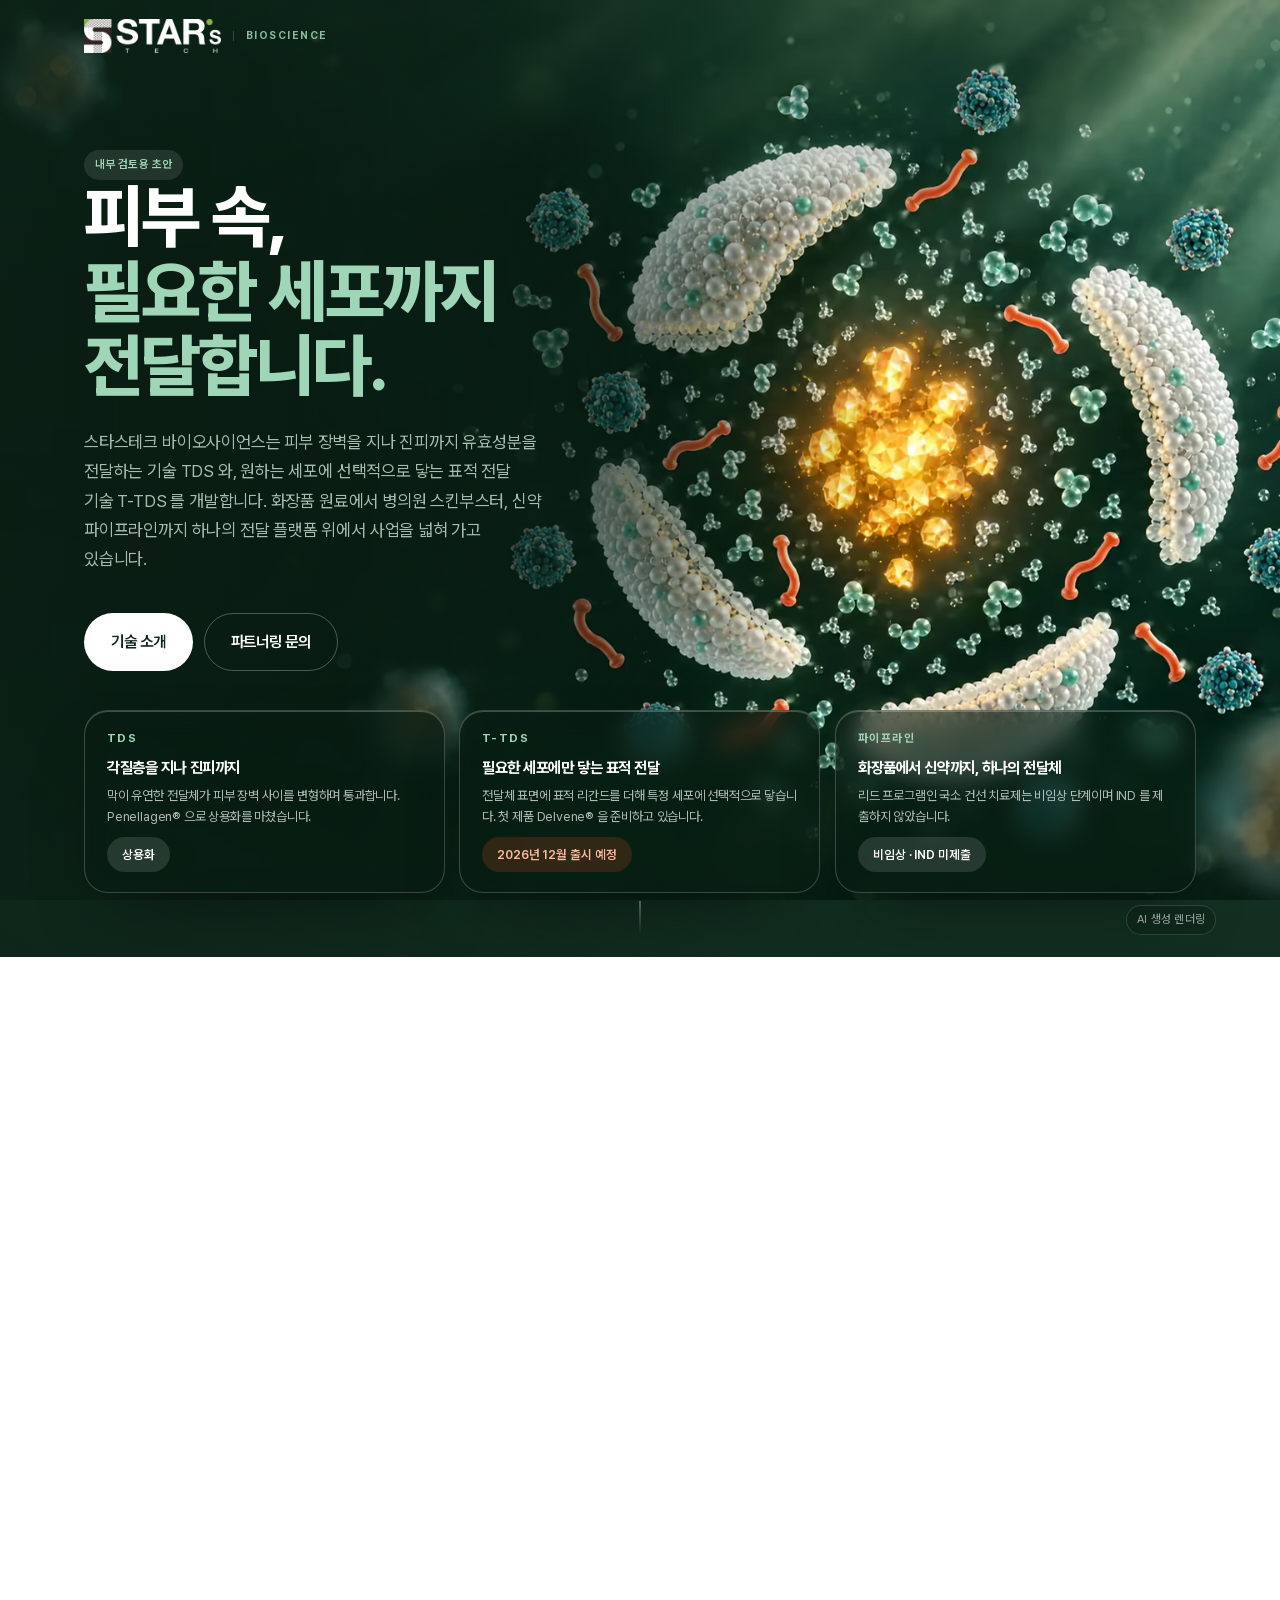
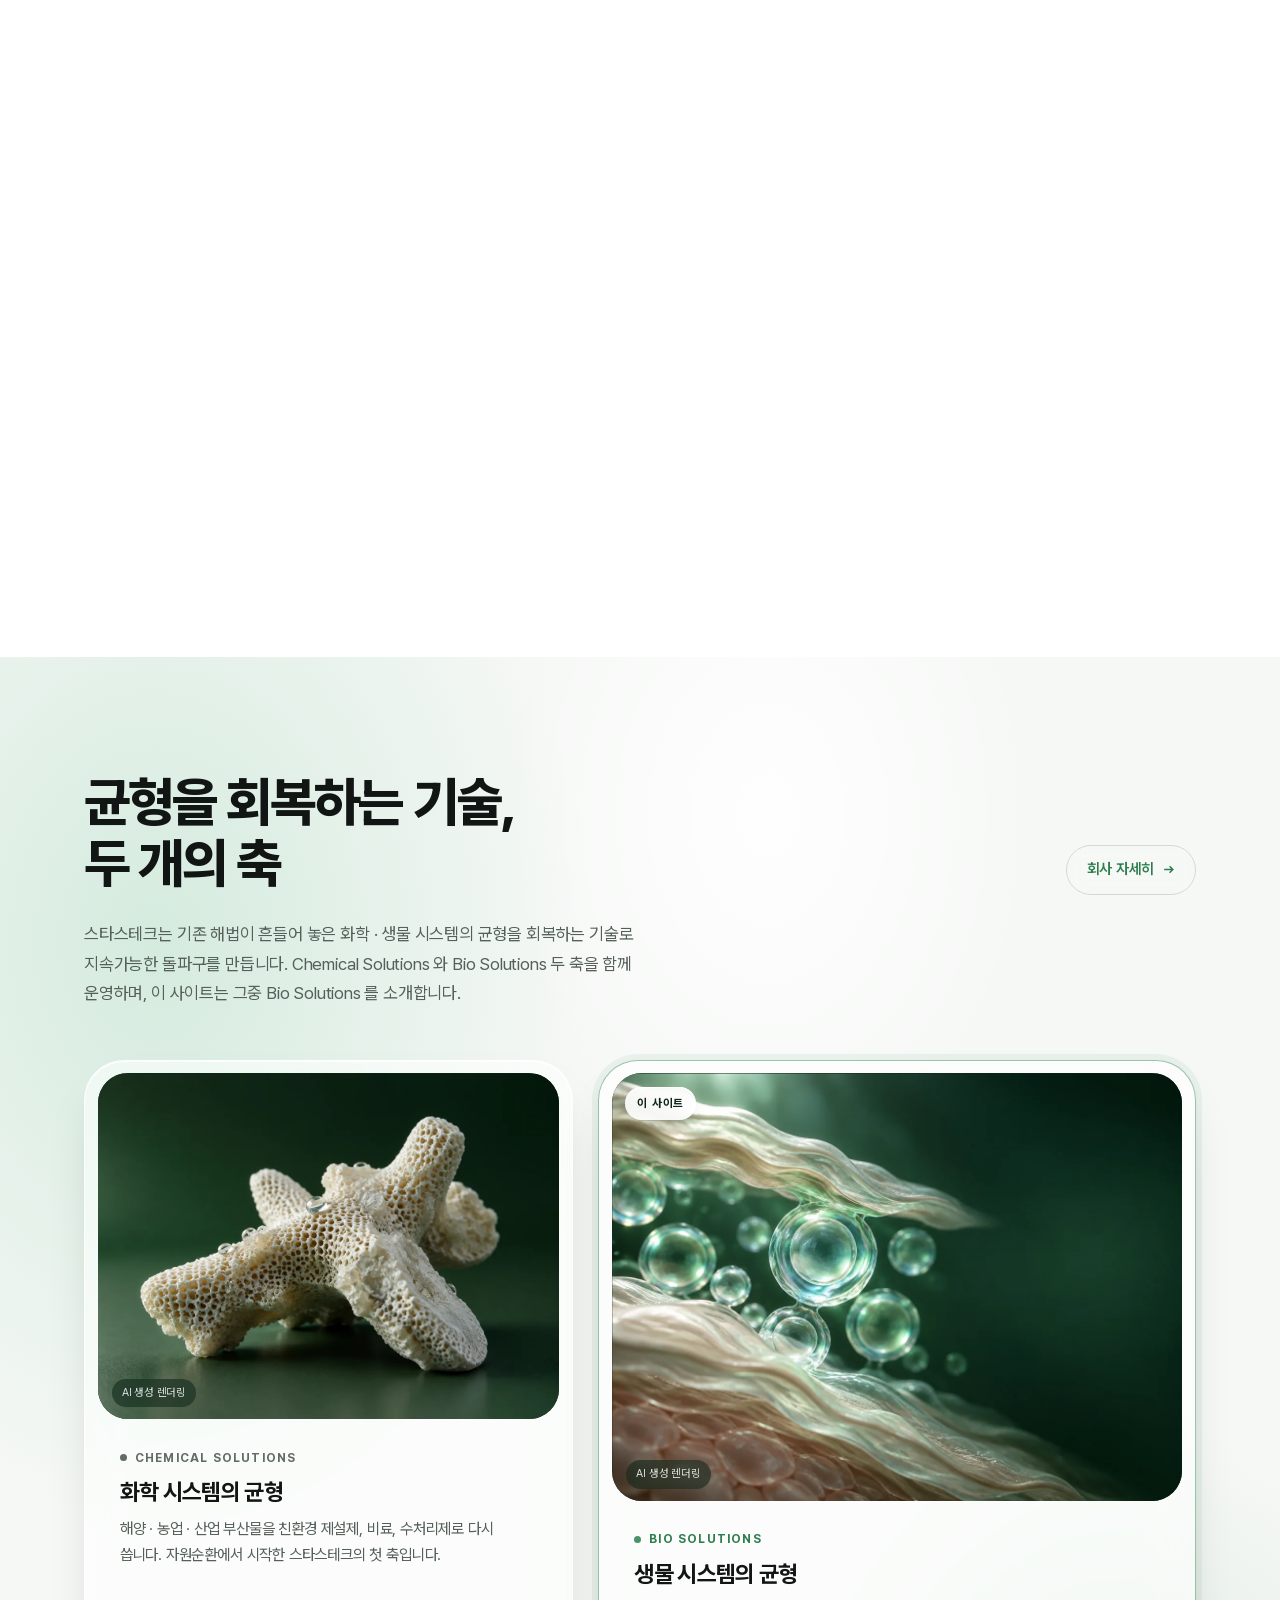
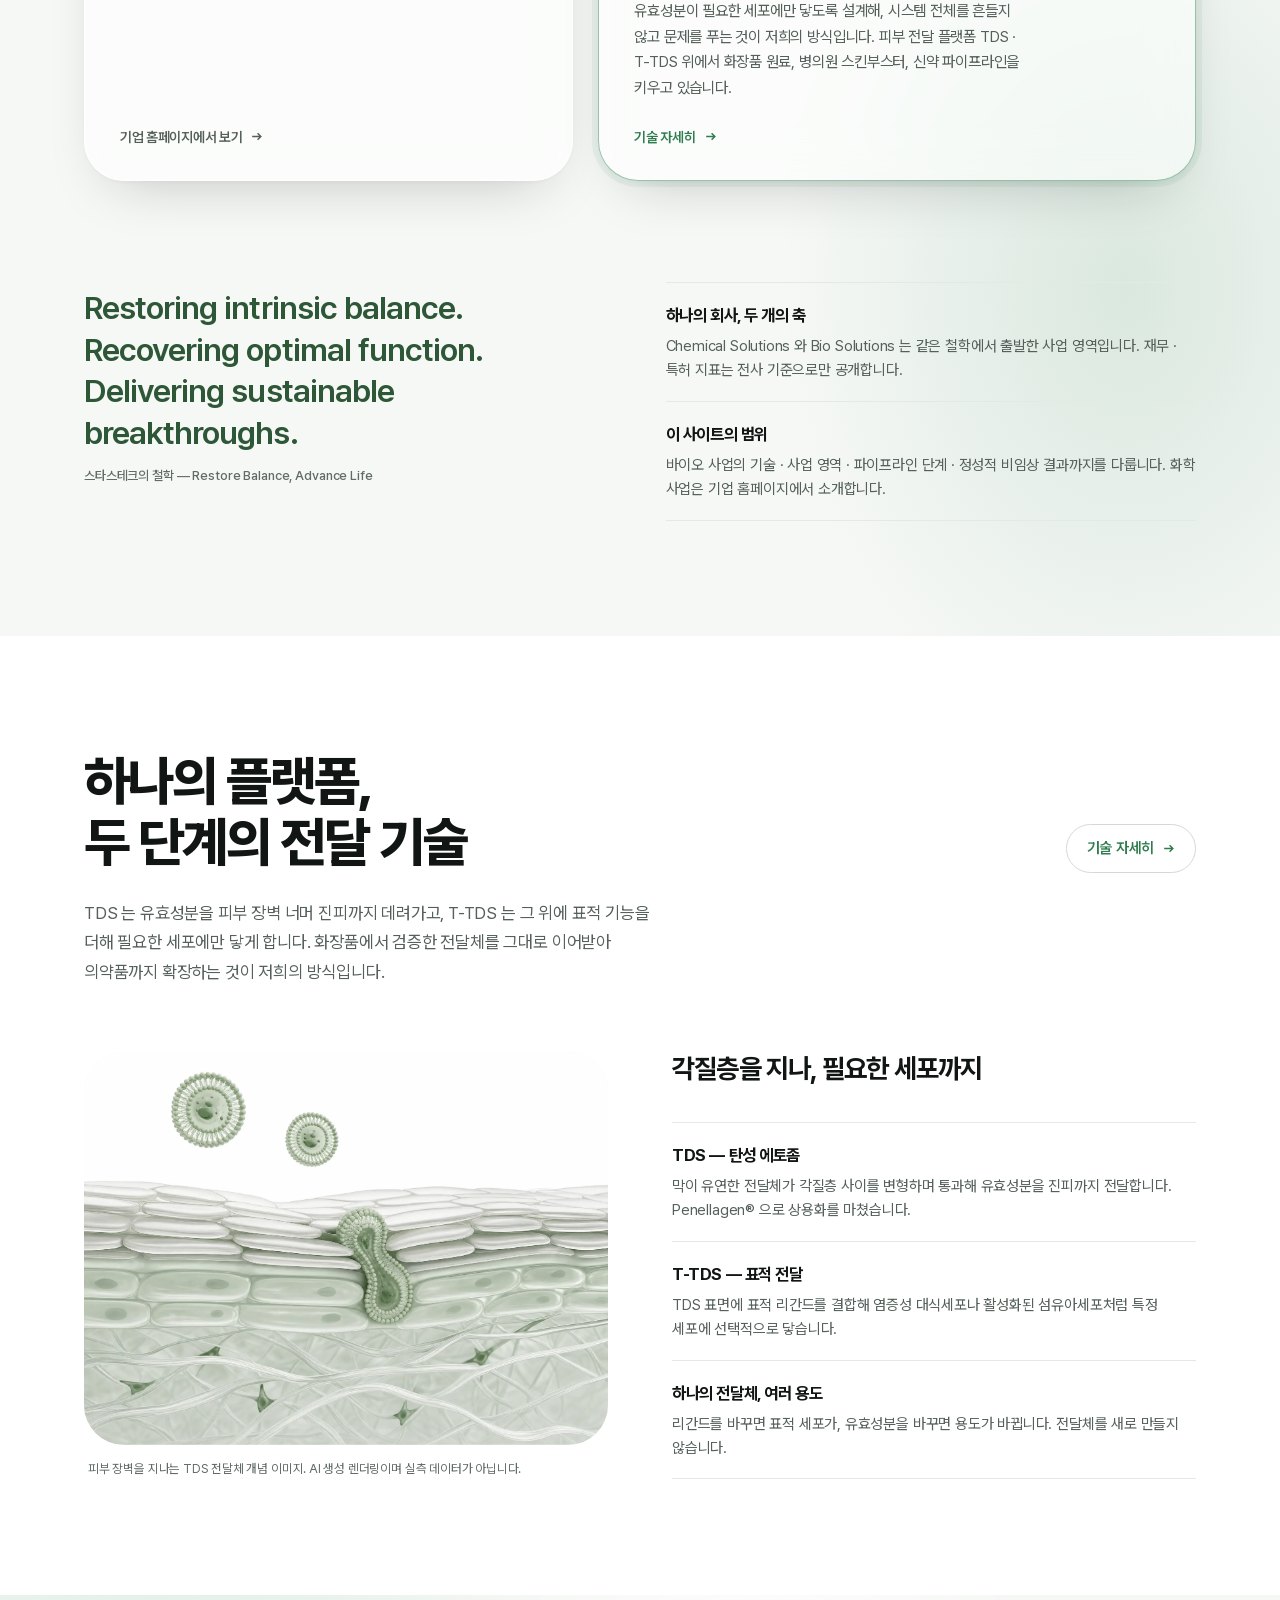
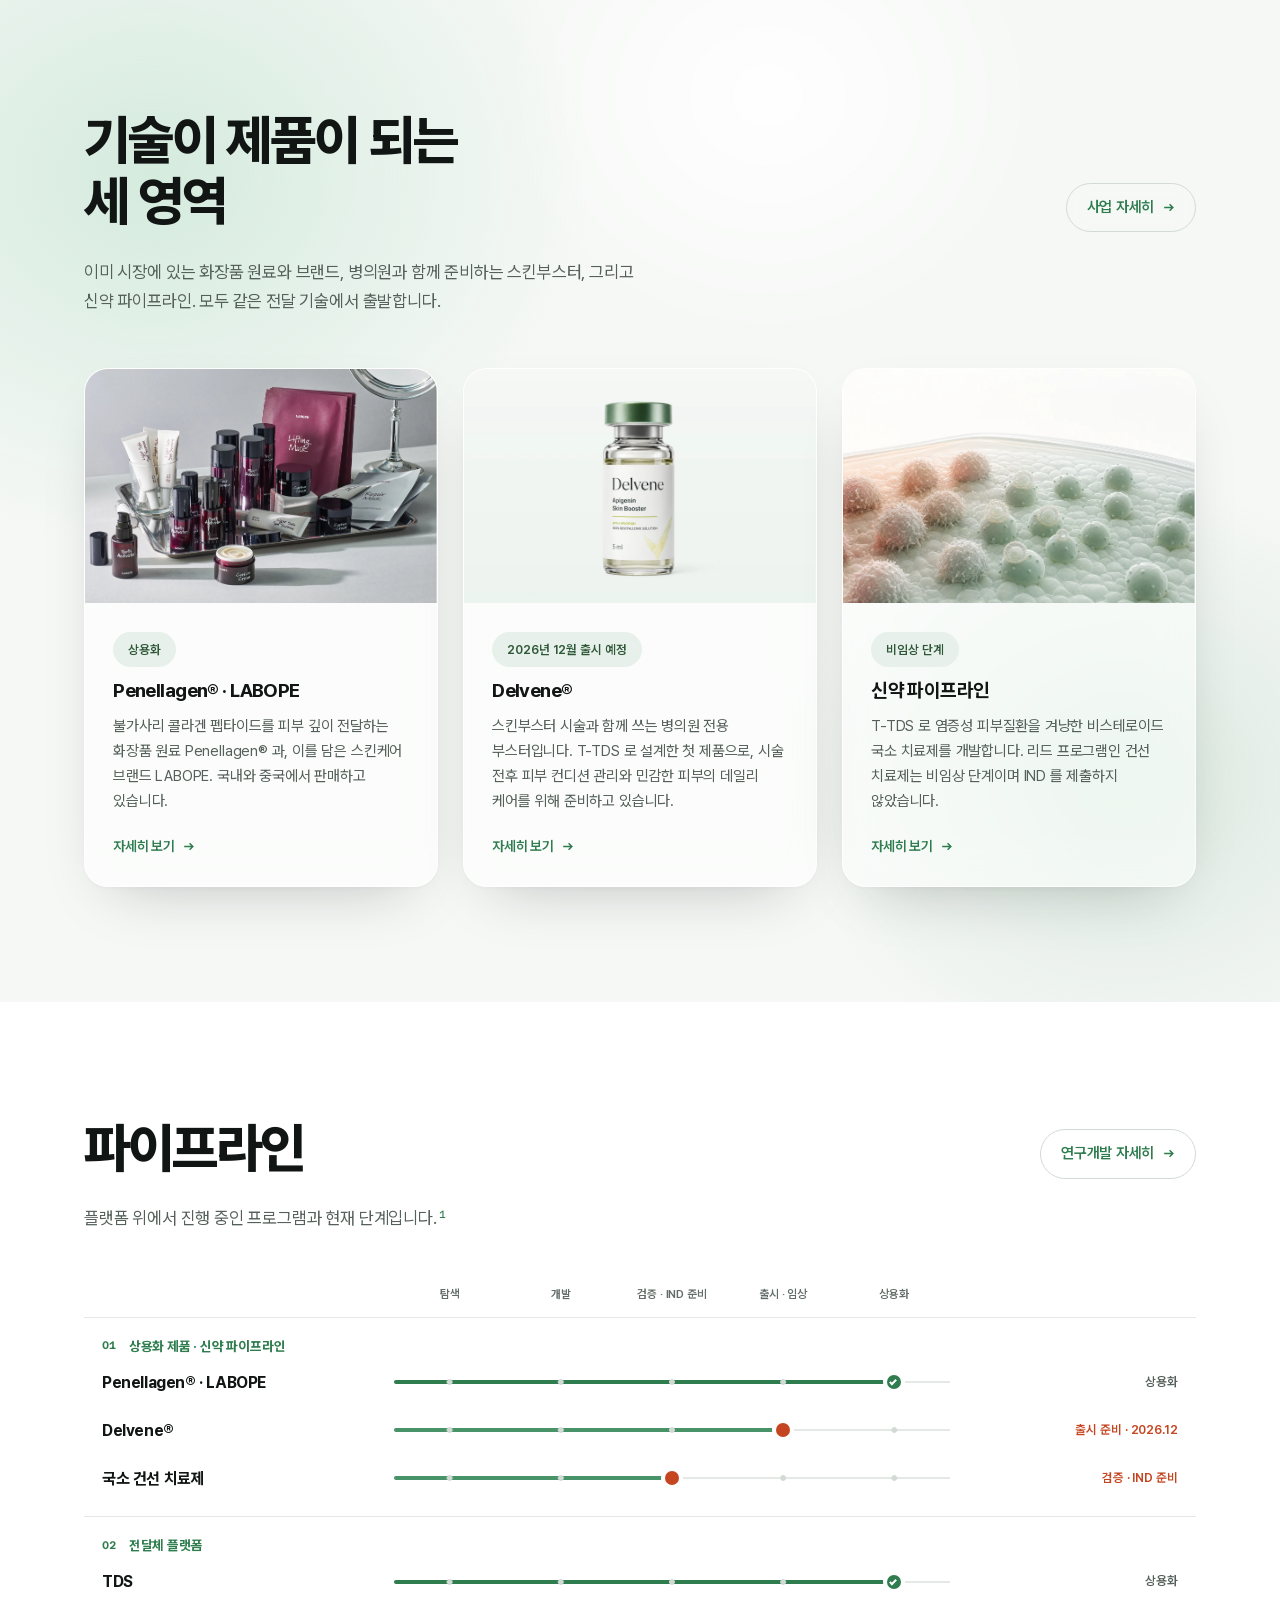
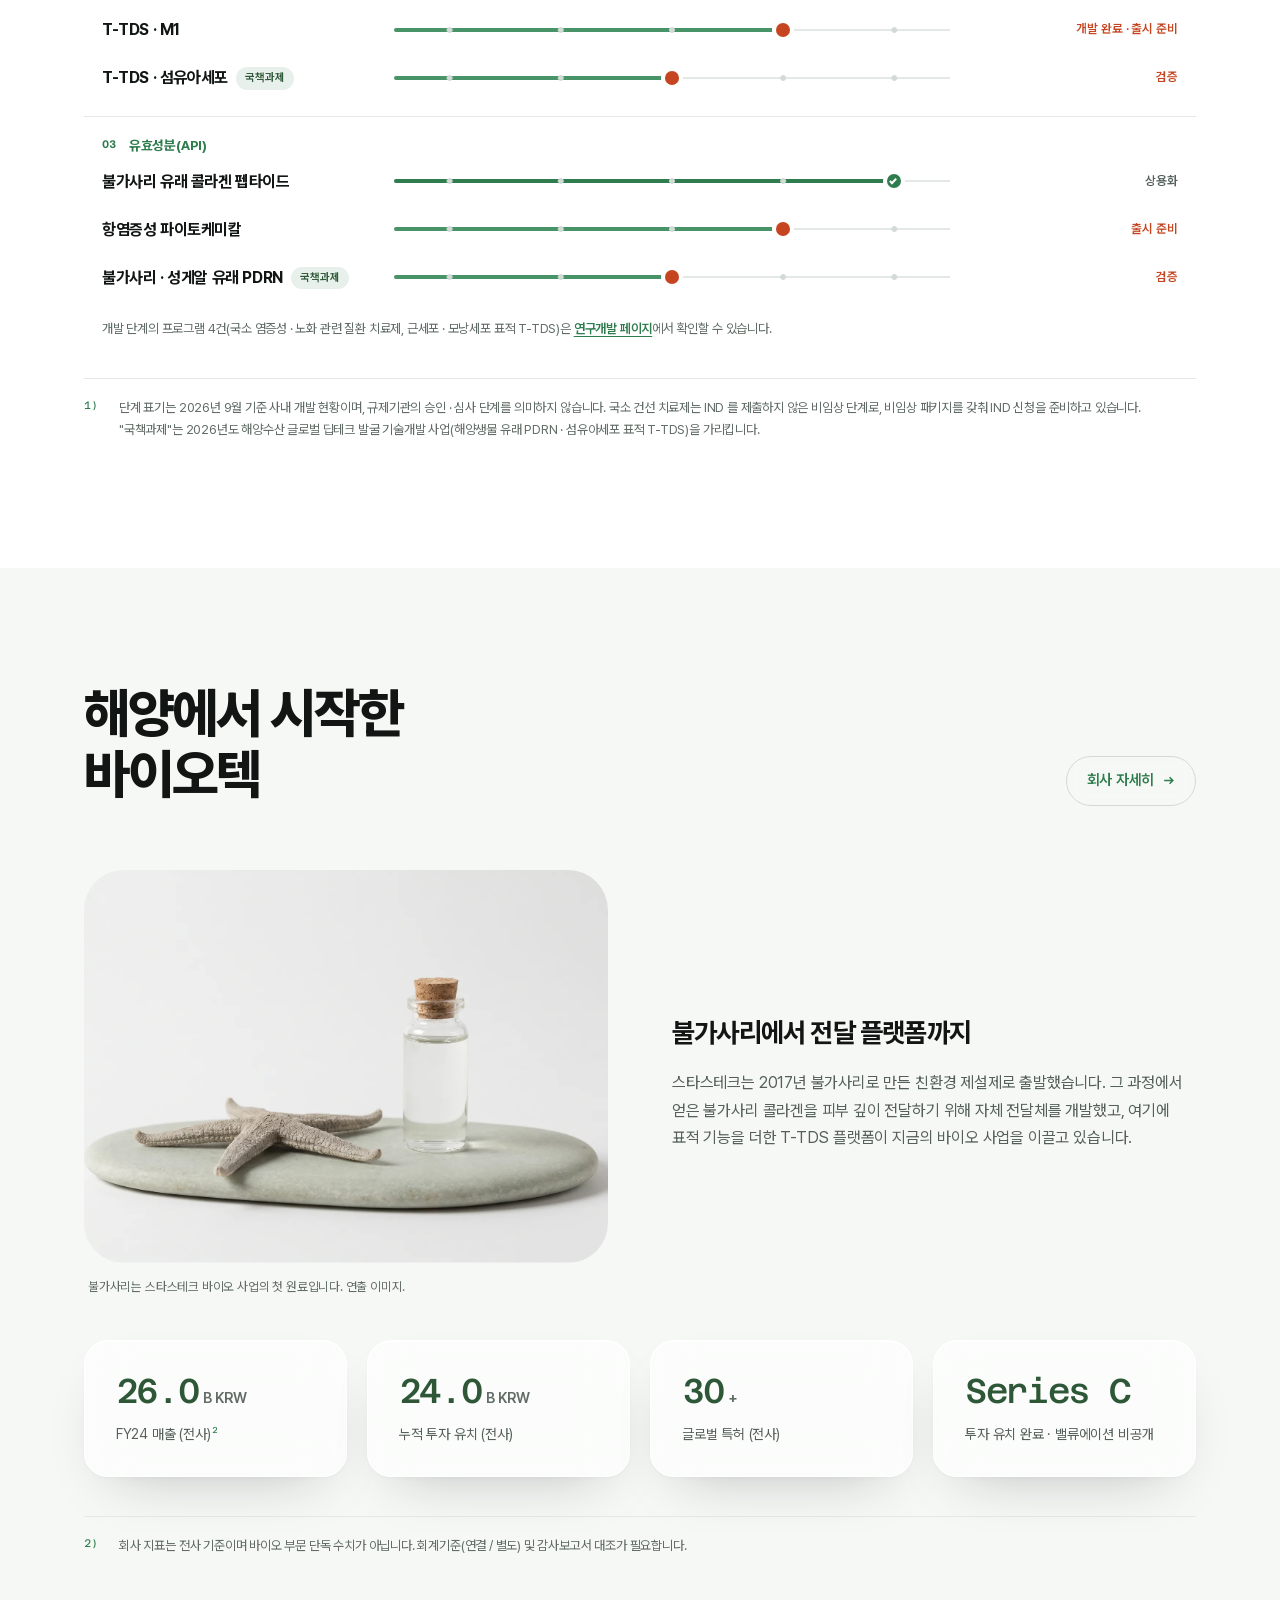
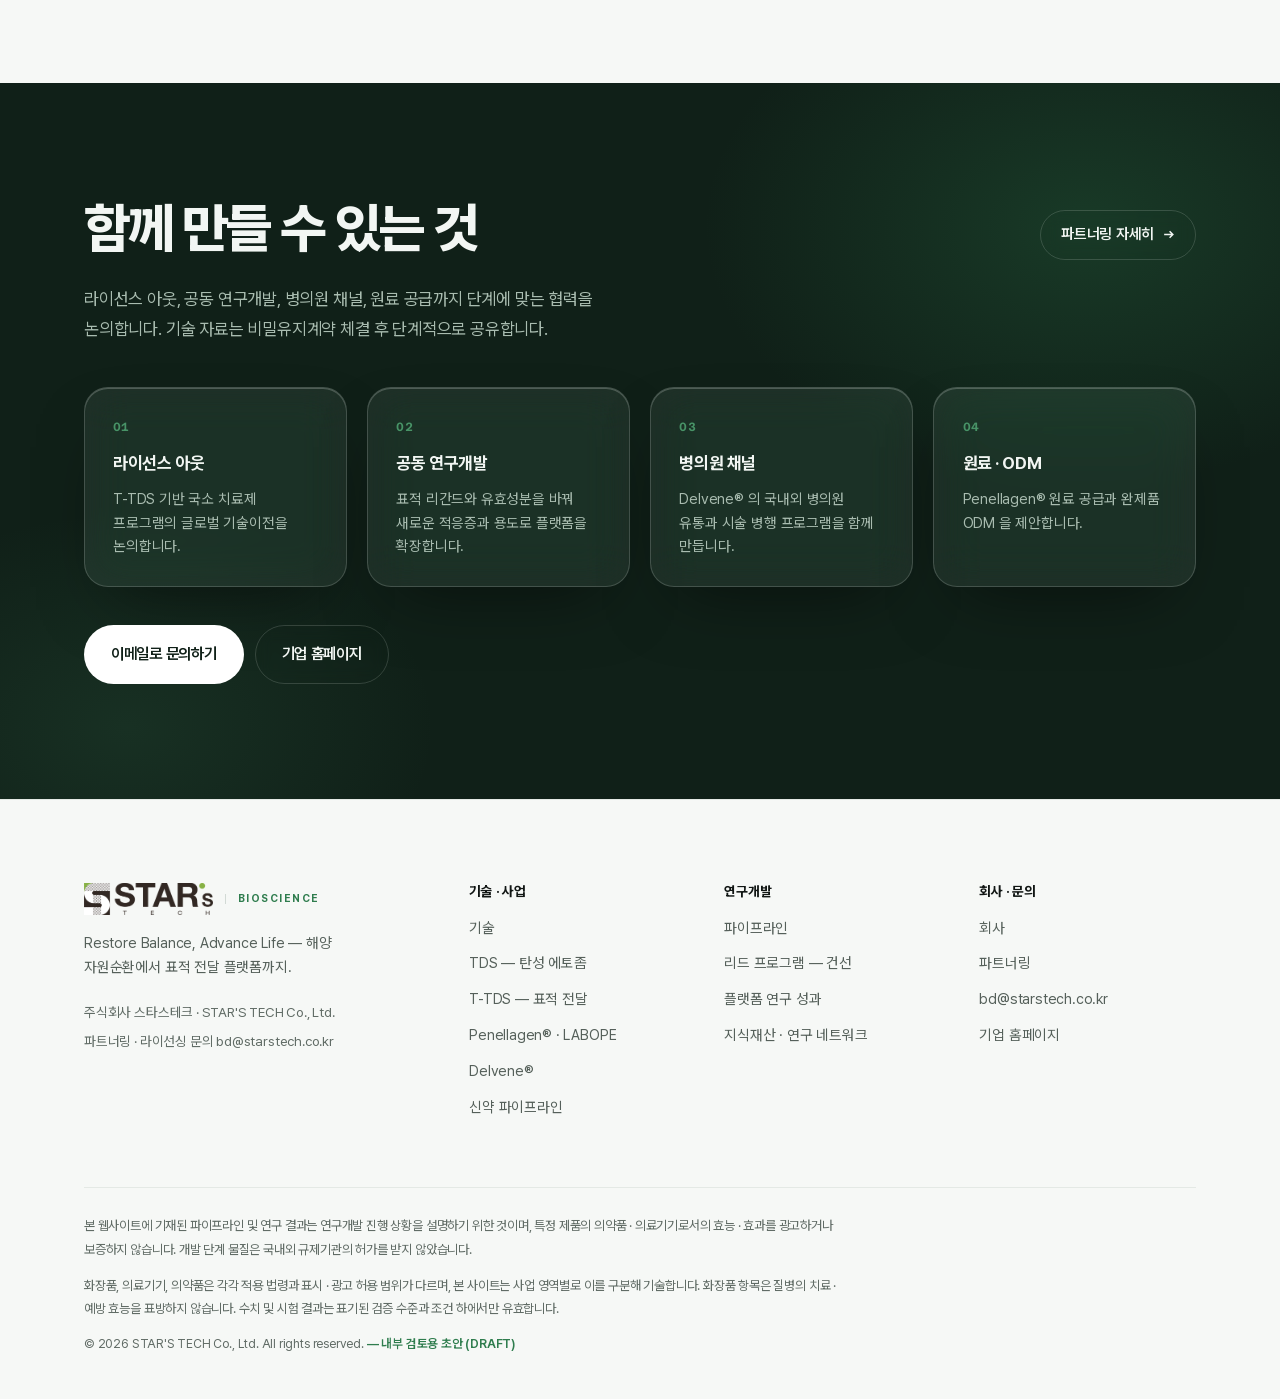
<file: index.html>
<!DOCTYPE html>
<html lang="ko">
<head>
  <meta name="robots" content="noindex,nofollow">
<meta charset="utf-8">
<script>document.documentElement.className+=" js"</script>
<meta name="viewport" content="width=device-width,initial-scale=1">
<!-- 스크롤 영상 판별(데스크톱 · 모바일) — viewport 메타 뒤에 있어야 한다. 모션 줄이기 · 데이터 절약이면 끈다 -->
<script>(function(){try{var m=function(q){return window.matchMedia&&matchMedia(q).matches};if(m("(prefers-reduced-motion: no-preference)")&&!(navigator.connection&&navigator.connection.saveData)&&!/[?&]scene=off/.test(location.search))document.documentElement.className+=" film"}catch(e){}})()</script>
<title>STAR'S TECH Bioscience — 피부 전달 플랫폼 TDS · T-TDS</title>
<meta name="description" content="스타스테크 바이오사이언스는 피부 장벽을 지나 진피까지 유효성분을 전달하는 TDS 와 표적 전달 기술 T-TDS 를 개발하는 바이오텍입니다. 화장품 원료 Penellagen®, 병의원 스킨부스터 Delvene®, 국소 치료제 파이프라인을 하나의 플랫폼 위에서 확장합니다.">
<meta name="theme-color" content="#0E2519">
<meta property="og:title" content="STAR'S TECH Bioscience — Targeted Transdermal Delivery">
<meta property="og:description" content="피부 속, 필요한 세포까지 전달합니다.">
<meta property="og:type" content="website">
<link rel="stylesheet" href="css/style.css?v=b13534a">
<link rel="preload" as="image" href="assets/img/hero-film-0.webp" media="(min-aspect-ratio: 9/10) and (prefers-reduced-motion: no-preference)" fetchpriority="high">
<link rel="preload" as="image" href="assets/img/hero-film-p-0.webp" media="(max-aspect-ratio: 9/10) and (prefers-reduced-motion: no-preference)" fetchpriority="high">
</head>
<body data-page="home">

<a class="skip" href="#doc" data-i18n="a11y.skip">본문으로 건너뛰기</a>

<!-- CHROME:GNB -->
<header class="gnb" id="gnb">
  <div class="gnb-in">
    <a class="brand" href="index.html" aria-label="STAR'S TECH Bioscience — 홈">
      <picture class="logo">
        <source srcset="assets/img/logo@2x.webp 2x, assets/img/logo@4x.webp 4x" type="image/webp">
        <img class="logo-d" src="assets/img/logo@2x.png" srcset="assets/img/logo@2x.png 2x, assets/img/logo@4x.png 4x" width="161" height="40" alt="STAR'S TECH" decoding="async">
      </picture>
      <picture class="logo logo-l">
        <source srcset="assets/img/logo-w@2x.webp 2x, assets/img/logo-w@4x.webp 4x" type="image/webp">
        <img src="assets/img/logo-w@2x.png" srcset="assets/img/logo-w@2x.png 2x, assets/img/logo-w@4x.png 4x" width="161" height="40" alt="" decoding="async">
      </picture>
      <span class="b">BIOSCIENCE</span>
    </a>
    <nav class="gnb-nav" id="gnbNav" aria-label="주 메뉴">
      <a href="technology.html" data-nav="technology" data-i18n="nav.tech">기술</a>
      <a href="business.html"   data-nav="business"   data-i18n="nav.biz">사업</a>
      <a href="rnd.html"        data-nav="rnd"        data-i18n="nav.rnd">연구개발</a>
      <a href="company.html"    data-nav="company"    data-i18n="nav.co">회사</a>
      <a href="contact.html"    data-nav="contact"    data-i18n="nav.cta">파트너링</a>
    </nav>
    <div class="gnb-act">
      <div class="lang" role="group" aria-label="Language">
        <button type="button" data-lang="ko" aria-pressed="true">KO</button>
        <button type="button" data-lang="en" aria-pressed="false">EN</button>
      </div>
      <a class="btn btn-solid btn-sm" href="contact.html" data-i18n="nav.inq">파트너십 문의</a>
      <button class="menu" id="menuBtn" aria-expanded="false" aria-controls="mega" aria-label="전체메뉴">
        <svg class="b" viewBox="0 0 16 16" fill="none" stroke="currentColor" stroke-width="1.4" aria-hidden="true"><path d="M1 4h14M1 8h14M1 12h14"/></svg>
        <svg class="x" viewBox="0 0 16 16" fill="none" stroke="currentColor" stroke-width="1.4" aria-hidden="true"><path d="M3 3l10 10M13 3L3 13"/></svg>
      </button>
    </div>
  </div>
  <div class="mega" id="mega" hidden>
    <div class="mega-in">
      <div class="mcol" data-col="technology">
        <a class="mh" href="technology.html"><span data-i18n="nav.tech">기술</span></a>
        <ul>
          <li><a href="technology.html#platform" data-i18n="nav.t1">전달 플랫폼</a></li>
          <li><a href="technology.html#tds" data-i18n="nav.t2">TDS — 탄성 에토좀</a></li>
          <li><a href="technology.html#ttds" data-i18n="nav.t3">T-TDS — 표적 전달</a></li>
          <li><a href="technology.html#expand" data-i18n="nav.t4">확장성</a></li>
        </ul>
      </div>
      <div class="mcol" data-col="business">
        <a class="mh" href="business.html"><span data-i18n="nav.biz">사업</span></a>
        <ul>
          <li><a href="business.html#cosmetic" data-i18n="nav.b1">Penellagen® · LABOPE</a></li>
          <li><a href="business.html#booster" data-i18n="nav.b2">Delvene®</a></li>
          <li><a href="business.html#therapeutics" data-i18n="nav.b3">신약 파이프라인</a></li>
        </ul>
      </div>
      <div class="mcol" data-col="rnd">
        <a class="mh" href="rnd.html"><span data-i18n="nav.rnd">연구개발</span></a>
        <ul>
          <li><a href="rnd.html#pipeline" data-i18n="nav.r1">파이프라인</a></li>
          <li><a href="rnd.html#lead" data-i18n="nav.r2">리드 프로그램 — 건선</a></li>
          <li><a href="rnd.html#evidence" data-i18n="nav.r3">플랫폼 연구 성과</a></li>
          <li><a href="rnd.html#ip" data-i18n="nav.r4">지식재산 · 연구 네트워크</a></li>
        </ul>
      </div>
      <div class="mcol" data-col="company">
        <a class="mh" href="company.html"><span data-i18n="nav.co">회사</span></a>
        <ul>
          <li><a href="company.html#story" data-i18n="nav.c1">회사 소개</a></li>
          <li><a href="company.html#milestones" data-i18n="nav.c2">걸어온 길</a></li>
          <li><a href="company.html#metrics" data-i18n="nav.c3">한눈에 보기</a></li>
        </ul>
      </div>
      <div class="mcol" data-col="contact">
        <a class="mh" href="contact.html"><span data-i18n="nav.cta">파트너링</span></a>
        <ul>
          <li><a href="contact.html#scope" data-i18n="nav.p1">협력 분야</a></li>
          <li><a href="contact.html#inquiry" data-i18n="nav.p2">문의 · 자료 요청</a></li>
          <li><a href="https://starstech.co.kr" target="_blank" rel="noopener" data-i18n="nav.p3">기업 홈페이지</a></li>
        </ul>
      </div>
    </div>
  </div>
</header>
<!-- /CHROME:GNB -->

<aside class="rail" aria-label="페이지 색인">
  <nav class="rail-nav" id="railNav">
    <a href="#s-balance"><span data-i18n="nav.bal">균형</span></a>
    <a href="#s-tech"><span data-i18n="nav.tech">기술</span></a>
    <a href="#s-biz"><span data-i18n="nav.biz">사업</span></a>
    <a href="#s-pipe"><span data-i18n="nav.r1">파이프라인</span></a>
    <a href="#s-co"><span data-i18n="nav.co">회사</span></a>
    <a href="#contact"><span data-i18n="nav.cta">파트너링</span></a>
  </nav>
</aside>

<nav class="crumb" aria-label="현재 위치">
  <div class="wrap">
    <a href="index.html" data-i18n="crumb.home">홈</a>
  </div>
</nav>

<main id="doc">
<section class="sec hero hero-deep" id="top" data-t="dark">
  <div class="hero-art-wrap" aria-hidden="true">
    <img class="hero-art" src="assets/img/hero-render.webp" width="2560" height="1448" alt="" fetchpriority="high" decoding="async">
    <video class="hero-art hero-video" muted loop playsinline preload="none" poster="assets/img/hero-render.webp" data-src="assets/media/hero-loop.mp4" data-src-m="assets/media/hero-loop-m.mp4"></video>
  </div>
  <canvas class="hero-field" id="field" aria-hidden="true"></canvas>
  <!-- 데스크톱 스크롤 영상(v9) — 스크롤 진행도(data-stops)를 영상 시각(data-marks)으로 옮긴다. 포스터 = 영상 첫 프레임. AV1 을 부드럽게 재생할 수 있으면 data-src-av1(1080p) · data-src-av1-hd(물리 화소 폭 ≥2200, 1440p), 아니면 data-src(H.264 1080p). 세로 화면(가로÷세로 < 0.9)은 세로 영상(data-src-p-av1 · data-src-p). 포스터는 CSS 배경. js/depth.js 가 골라 바로 붙인다 -->
  <video class="hero-film" id="heroFilm" muted playsinline preload="none" aria-hidden="true" data-src="assets/media/hero-film.mp4?v=b13534a" data-src-av1="assets/media/hero-film-av1.mp4?v=b13534a" data-src-av1-hd="assets/media/hero-film-av1-1440.mp4?v=b13534a" data-src-p="assets/media/hero-film-p.mp4?v=b13534a" data-src-p-av1="assets/media/hero-film-p-av1.mp4?v=b13534a" data-stops="0.05,0.24,0.33,0.55,0.64,0.77,0.9" data-marks="0,6,11,19,24,29,34.9792"></video>
  <div class="hero-veil" aria-hidden="true"></div>
  <div class="wrap">
    <div>
      <div class="doc-head" data-rv><span><b data-i18n="cov.draft">내부 검토용 초안</b></span></div>
      <h1 data-rv><span data-i18n="home.h1a">피부 속,</span> <span class="q" data-i18n="home.h1b">필요한 세포까지 전달합니다.</span></h1>
      <p class="hero-lead" data-rv data-i18n="home.lead">스타스테크 바이오사이언스는 피부 장벽을 지나 진피까지 유효성분을 전달하는 기술 TDS 와, 원하는 세포에 선택적으로 닿는 표적 전달 기술 T-TDS 를 개발합니다. 화장품 원료에서 병의원 스킨부스터, 신약 파이프라인까지 하나의 전달 플랫폼 위에서 사업을 넓혀 가고 있습니다.</p>
      <div class="hero-act" data-rv>
        <a class="btn btn-solid" href="technology.html" data-i18n="home.cta1">기술 소개</a>
        <a class="btn btn-line" href="contact.html" data-i18n="home.cta2">파트너링 문의</a>
      </div>
    </div>
    <div class="gstack" data-rv>
      <a class="gcard" href="technology.html#tds" data-tilt="6">
        <span class="k">TDS</span>
        <b data-i18n="home.g1b">각질층을 지나 진피까지</b>
        <span data-i18n="home.g1">막이 유연한 전달체가 피부 장벽 사이를 변형하며 통과합니다. Penellagen® 으로 상용화를 마쳤습니다.</span>
        <span class="reg" data-i18n="st.mkt">상용화</span>
      </a>
      <a class="gcard" href="technology.html#ttds" data-tilt="6">
        <span class="k">T-TDS</span>
        <b data-i18n="home.g2b">필요한 세포에만 닿는 표적 전달</b>
        <span data-i18n="home.g2">전달체 표면에 표적 리간드를 더해 특정 세포에 선택적으로 닿습니다. 첫 제품 Delvene® 을 준비하고 있습니다.</span>
        <span class="reg now" data-i18n="st.launch">2026년 12월 출시 예정</span>
      </a>
      <a class="gcard" href="rnd.html#pipeline" data-tilt="6">
        <span class="k" data-i18n="home.g3k">파이프라인</span>
        <b data-i18n="home.g3b">화장품에서 신약까지, 하나의 전달체</b>
        <span data-i18n="home.g3">리드 프로그램인 국소 건선 치료제는 비임상 단계이며 IND 를 제출하지 않았습니다.</span>
        <span class="reg" data-i18n="st.pre2">비임상 · IND 미제출</span>
      </a>
    </div>
  </div>
  <div class="hero-scroll" aria-hidden="true"></div>
  <cite class="hero-cap" data-i18n="cap.ai">AI 생성 렌더링</cite>
  <div class="hero-fade" aria-hidden="true"></div>
  <!-- 스크롤 영상 캡션 — 핀 구간의 세 막(구성 · 각질층 투과 · 표적 세포 융합)에서 GSAP 가 차례로 보인다. 영상이 없으면 숨김(html.js .beats).
       기전 개괄만 적고 효능 · 수치는 쓰지 않는다(CLAUDE.md 규칙 1 · 7). 장식 캡션이라 aria-hidden -->
  <div class="beats" aria-hidden="true">
    <div class="beat" data-beat="1"><span class="k">T-TDS</span><b data-i18n="scene.b1h">여섯 요소가 하나의 전달체로</b><p data-i18n="scene.b1p">인지질 이중층 사이사이에 계면활성제가 섞여 들고 에탄올이 막 안팎에 머물러 탄성 있는 막을 만듭니다. 클릭 화학 결합으로 표적 리간드를 표면에 붙이고 유효성분을 안에 담아 T-TDS 를 이룹니다.</p></div>
    <div class="beat" data-beat="2"><span class="k">TDS</span><b data-i18n="scene.b2h">탄성 에토좀이 각질층을 지나 진피까지</b><p data-i18n="scene.b2p">탄성을 부여한 에토좀은 각질층 세포 사이 지질의 유격을 벌리며 변형해 통과하고, 유효성분을 진피까지 데려갑니다.</p></div>
    <div class="beat" data-beat="3"><span class="k">T-TDS</span><b data-i18n="scene.b3h">표적 리간드가 필요한 세포로 이끕니다</b><p data-i18n="scene.b3p">표적 리간드는 염증성 대식세포의 GLUT1, 활성화된 섬유아세포의 FAP 처럼 표적 세포 표면에 많이 발현된 단백질을 인식해 결합합니다. 이어 세포막과 융합 · 함입되며 유효성분이 세포 안으로 전달됩니다.</p></div>
  </div>
</section>

<section class="sec" id="s-balance" data-ground="aurora">
  <div class="wrap">
    <div class="sechead" data-rv>
      <h2 class="h2"><span data-i18n="bal.h">균형을 회복하는 기술,<br>두 개의 축</span></h2>
      <a class="more" href="company.html"><span data-i18n="more.co">회사 자세히</span><svg viewBox="0 0 12 12" fill="none" stroke="currentColor" stroke-width="1.4" aria-hidden="true"><path d="M2 6h8M7 3l3 3-3 3"/></svg></a>
    </div>
    <p class="lead" data-rv data-i18n="bal.lead">스타스테크는 기존 해법이 흔들어 놓은 화학 · 생물 시스템의 균형을 회복하는 기술로 지속가능한 돌파구를 만듭니다. Chemical Solutions 와 Bio Solutions 두 축을 함께 운영하며, 이 사이트는 그중 Bio Solutions 를 소개합니다.</p>
    <div class="axes" data-rv>
      <a class="axis axis-chem" href="https://starstech.co.kr" target="_blank" rel="noopener" data-tilt="3">
        <figure class="axis-im"><img src="assets/img/balance-chem.webp" width="1168" height="880" alt="불가사리 유래 다공성 구조체 개념 렌더링" loading="lazy"><cite data-i18n="cap.ai">AI 생성 렌더링</cite></figure>
        <div class="axis-b">
          <span class="k">Chemical Solutions</span>
          <h3 data-i18n="bal.c.h">화학 시스템의 균형</h3>
          <p data-i18n="bal.c.p">해양 · 농업 · 산업 부산물을 친환경 제설제, 비료, 수처리제로 다시 씁니다. 자원순환에서 시작한 스타스테크의 첫 축입니다.</p>
          <span class="card-go"><span data-i18n="bal.c.go">기업 홈페이지에서 보기</span><svg viewBox="0 0 12 12" fill="none" stroke="currentColor" stroke-width="1.4" aria-hidden="true"><path d="M2 6h8M7 3l3 3-3 3"/></svg></span>
        </div>
      </a>
      <a class="axis axis-bio is-here" href="technology.html" data-tilt="3">
        <span class="axis-tag" data-i18n="bal.here">이 사이트</span>
        <figure class="axis-im"><img src="assets/img/balance-bio.webp" width="1168" height="880" alt="피부 층 사이를 지나는 반투명 전달체 개념 렌더링" loading="lazy"><cite data-i18n="cap.ai">AI 생성 렌더링</cite></figure>
        <div class="axis-b">
          <span class="k">Bio Solutions</span>
          <h3 data-i18n="bal.b.h">생물 시스템의 균형</h3>
          <p data-i18n="bal.b.p">유효성분이 필요한 세포에만 닿도록 설계해, 시스템 전체를 흔들지 않고 문제를 푸는 것이 저희의 방식입니다. 피부 전달 플랫폼 TDS · T-TDS 위에서 화장품 원료, 병의원 스킨부스터, 신약 파이프라인을 키우고 있습니다.</p>
          <span class="card-go"><span data-i18n="more.tech">기술 자세히</span><svg viewBox="0 0 12 12" fill="none" stroke="currentColor" stroke-width="1.4" aria-hidden="true"><path d="M2 6h8M7 3l3 3-3 3"/></svg></span>
        </div>
      </a>
    </div>
    <div class="balance-row" data-rv>
      <p class="statement quote"><span data-i18n="bal.q">Restoring intrinsic balance.<br>Recovering optimal function.<br>Delivering sustainable breakthroughs.</span><small data-i18n="bal.qs">스타스테크의 철학 — Restore Balance, Advance Life</small></p>
      <div class="feat">
        <div><b data-i18n="bal.f1b">하나의 회사, 두 개의 축</b><span data-i18n="bal.f1">Chemical Solutions 와 Bio Solutions 는 같은 철학에서 출발한 사업 영역입니다. 재무 · 특허 지표는 전사 기준으로만 공개합니다.</span></div>
        <div><b data-i18n="bal.f2b">이 사이트의 범위</b><span data-i18n="bal.f2">바이오 사업의 기술 · 사업 영역 · 파이프라인 단계 · 정성적 비임상 결과까지를 다룹니다. 화학 사업은 기업 홈페이지에서 소개합니다.</span></div>
      </div>
    </div>
  </div>
</section>

<section class="sec" id="s-tech">
  <div class="wrap">
    <div class="sechead" data-rv>
      <h2 class="h2"><span data-i18n="home.tech.h">하나의 플랫폼,<br>두 단계의 전달 기술</span></h2>
      <a class="more" href="technology.html"><span data-i18n="more.tech">기술 자세히</span><svg viewBox="0 0 12 12" fill="none" stroke="currentColor" stroke-width="1.4" aria-hidden="true"><path d="M2 6h8M7 3l3 3-3 3"/></svg></a>
    </div>
    <p class="lead" data-rv data-i18n="home.tech.lead">TDS 는 유효성분을 피부 장벽 너머 진피까지 데려가고, T-TDS 는 그 위에 표적 기능을 더해 필요한 세포에만 닿게 합니다. 화장품에서 검증한 전달체를 그대로 이어받아 의약품까지 확장하는 것이 저희의 방식입니다.</p>
    <div class="split" data-rv>
      <figure class="plate">
        <div class="im"><img src="assets/img/tds.webp" width="1600" height="1195" alt="각질층 사이를 지나 진피로 내려가는 전달체 개념 렌더링" loading="lazy"></div>
        <cite data-i18n="home.tech.cap">피부 장벽을 지나는 TDS 전달체 개념 이미지. AI 생성 렌더링이며 실측 데이터가 아닙니다.</cite>
      </figure>
      <div class="split-body">
        <h3 class="h3" data-i18n="home.tech.h3">각질층을 지나, 필요한 세포까지</h3>
        <div class="feat">
          <div><b data-i18n="home.tech.f1b">TDS — 탄성 에토좀</b><span data-i18n="home.tech.f1">막이 유연한 전달체가 각질층 사이를 변형하며 통과해 유효성분을 진피까지 전달합니다. Penellagen® 으로 상용화를 마쳤습니다.</span></div>
          <div><b data-i18n="home.tech.f2b">T-TDS — 표적 전달</b><span data-i18n="home.tech.f2">TDS 표면에 표적 리간드를 결합해 염증성 대식세포나 활성화된 섬유아세포처럼 특정 세포에 선택적으로 닿습니다.</span></div>
          <div><b data-i18n="home.tech.f3b">하나의 전달체, 여러 용도</b><span data-i18n="home.tech.f3">리간드를 바꾸면 표적 세포가, 유효성분을 바꾸면 용도가 바뀝니다. 전달체를 새로 만들지 않습니다.</span></div>
        </div>
      </div>
    </div>
  </div>
</section>

<section class="sec" id="s-biz" data-ground="aurora">
  <div class="wrap">
    <div class="sechead" data-rv>
      <h2 class="h2"><span data-i18n="home.biz.h">기술이 제품이 되는<br>세 영역</span></h2>
      <a class="more" href="business.html"><span data-i18n="more.biz">사업 자세히</span><svg viewBox="0 0 12 12" fill="none" stroke="currentColor" stroke-width="1.4" aria-hidden="true"><path d="M2 6h8M7 3l3 3-3 3"/></svg></a>
    </div>
    <p class="lead" data-rv data-i18n="home.biz.lead">이미 시장에 있는 화장품 원료와 브랜드, 병의원과 함께 준비하는 스킨부스터, 그리고 신약 파이프라인. 모두 같은 전달 기술에서 출발합니다.</p>
    <div class="body" data-rv>
      <div class="cards">
        <a class="card" href="business.html#cosmetic">
          <div class="card-im"><img src="assets/img/labope-family.webp" width="1600" height="1040" alt="LABOPE 제품군" loading="lazy"></div>
          <div class="card-b">
            <span class="reg" data-i18n="st.mkt">상용화</span>
            <h3 data-i18n="home.k1h">Penellagen® · LABOPE</h3>
            <p data-i18n="home.k1">불가사리 콜라겐 펩타이드를 피부 깊이 전달하는 화장품 원료 Penellagen® 과, 이를 담은 스킨케어 브랜드 LABOPE. 국내와 중국에서 판매하고 있습니다.</p>
            <span class="card-go"><span data-i18n="more.see">자세히 보기</span><svg viewBox="0 0 12 12" fill="none" stroke="currentColor" stroke-width="1.4" aria-hidden="true"><path d="M2 6h8M7 3l3 3-3 3"/></svg></span>
          </div>
        </a>
        <a class="card" href="business.html#booster">
          <div class="card-im"><img src="assets/img/delvene-bottle.webp" width="1600" height="1200" alt="Delvene 아피제닌 스킨부스터 바이알 렌더링" loading="lazy"></div>
          <div class="card-b">
            <span class="reg" data-i18n="st.launch">2026년 12월 출시 예정</span>
            <h3 data-i18n="home.k2h">Delvene®</h3>
            <p data-i18n="home.k2">스킨부스터 시술과 함께 쓰는 병의원 전용 부스터입니다. T-TDS 로 설계한 첫 제품으로, 시술 전후 피부 컨디션 관리와 민감한 피부의 데일리 케어를 위해 준비하고 있습니다.</p>
            <span class="card-go"><span data-i18n="more.see">자세히 보기</span><svg viewBox="0 0 12 12" fill="none" stroke="currentColor" stroke-width="1.4" aria-hidden="true"><path d="M2 6h8M7 3l3 3-3 3"/></svg></span>
          </div>
        </a>
        <a class="card" href="business.html#therapeutics">
          <div class="card-im"><img src="assets/img/therapeutics.webp" width="1600" height="1062" alt="염증 세포가 진정되는 개념 렌더링" loading="lazy"></div>
          <div class="card-b">
            <span class="reg" data-i18n="st.pre">비임상 단계</span>
            <h3 data-i18n="home.k3h">신약 파이프라인</h3>
            <p data-i18n="home.k3">T-TDS 로 염증성 피부질환을 겨냥한 비스테로이드 국소 치료제를 개발합니다. 리드 프로그램인 건선 치료제는 비임상 단계이며 IND 를 제출하지 않았습니다.</p>
            <span class="card-go"><span data-i18n="more.see">자세히 보기</span><svg viewBox="0 0 12 12" fill="none" stroke="currentColor" stroke-width="1.4" aria-hidden="true"><path d="M2 6h8M7 3l3 3-3 3"/></svg></span>
          </div>
        </a>
      </div>
    </div>
  </div>
</section>

<section class="sec" id="s-pipe">
  <div class="wrap">
    <div class="sechead" data-rv>
      <h2 class="h2"><span data-i18n="pipe.h">파이프라인</span></h2>
      <a class="more" href="rnd.html#pipeline"><span data-i18n="more.rnd">연구개발 자세히</span><svg viewBox="0 0 12 12" fill="none" stroke="currentColor" stroke-width="1.4" aria-hidden="true"><path d="M2 6h8M7 3l3 3-3 3"/></svg></a>
    </div>
    <p class="lead" data-rv data-i18n="pipe.lead">플랫폼 위에서 진행 중인 프로그램과 현재 단계입니다.<sup class="ref">1</sup></p>
    <div class="body" data-rv>
      <div class="pipe is-compact">
        <div class="pipe-scale" aria-hidden="true"><span></span><ol><li data-i18n="sc.1">탐색</li><li data-i18n="sc.2">개발</li><li data-i18n="sc.3">검증 · IND 준비</li><li data-i18n="sc.4">출시 · 임상</li><li data-i18n="sc.5">상용화</li></ol><span></span></div>
        <div class="pipe-grp">
          <h3 class="pipe-h"><span class="n">01</span><span data-i18n="pipe.g1">상용화 제품 · 신약 파이프라인</span></h3>
          <div class="pipe-row" data-stage="5">
            <div class="pipe-name"><b>Penellagen® · LABOPE</b><span data-i18n="pipe.r.pen.s">TDS · 화장품 원료 · 스킨케어 브랜드</span></div>
            <div class="pipe-track" data-draw><i class="pt-bg"></i><i class="pt-ln"></i><i class="pt-dot"></i></div>
            <div class="pipe-lab"><span data-i18n="st.mkt">상용화</span></div>
          </div>
          <div class="pipe-row" data-stage="4">
            <div class="pipe-name"><b>Delvene®</b><span data-i18n="pipe.r.del.s">T-TDS · 병의원 스킨부스터</span></div>
            <div class="pipe-track" data-draw><i class="pt-bg"></i><i class="pt-ln"></i><i class="pt-dot"></i></div>
            <div class="pipe-lab"><span class="now" data-i18n="pipe.st.launch">출시 준비 · 2026.12</span></div>
          </div>
          <div class="pipe-row" data-stage="3">
            <div class="pipe-name"><b data-i18n="pipe.r3n">국소 건선 치료제</b><span data-i18n="pipe.r.pso.s">T-TDS · 의약품 · 비임상</span></div>
            <div class="pipe-track" data-draw><i class="pt-bg"></i><i class="pt-ln"></i><i class="pt-dot"></i></div>
            <div class="pipe-lab"><span class="now" data-i18n="pipe.st.ind">검증 · IND 준비</span></div>
          </div>
        </div>
        <div class="pipe-grp">
          <h3 class="pipe-h"><span class="n">02</span><span data-i18n="pipe.g2">전달체 플랫폼</span></h3>
          <div class="pipe-row" data-stage="5">
            <div class="pipe-name"><b>TDS</b><span data-i18n="pipe.r.tds.s">탄성 에토좀 — 진피 전달</span></div>
            <div class="pipe-track" data-draw><i class="pt-bg"></i><i class="pt-ln"></i><i class="pt-dot"></i></div>
            <div class="pipe-lab"><span data-i18n="st.mkt">상용화</span></div>
          </div>
          <div class="pipe-row" data-stage="4">
            <div class="pipe-name"><b>T-TDS · M1</b><span data-i18n="pipe.r.m1.s">염증성 대식세포 표적</span></div>
            <div class="pipe-track" data-draw><i class="pt-bg"></i><i class="pt-ln"></i><i class="pt-dot"></i></div>
            <div class="pipe-lab"><span class="now" data-i18n="pipe.st.m1">개발 완료 · 출시 준비</span></div>
          </div>
          <div class="pipe-row" data-stage="3">
            <div class="pipe-name"><b data-i18n="pipe.r.fib">T-TDS · 섬유아세포</b><span data-i18n="pipe.r.fib.s">활성 섬유아세포 표적</span><span class="pipe-tag" data-i18n="pipe.tag.gov">국책과제</span></div>
            <div class="pipe-track" data-draw><i class="pt-bg"></i><i class="pt-ln"></i><i class="pt-dot"></i></div>
            <div class="pipe-lab"><span class="now" data-i18n="pipe.st.val">검증</span></div>
          </div>
        </div>
        <div class="pipe-grp">
          <h3 class="pipe-h"><span class="n">03</span><span data-i18n="pipe.g3">유효성분(API)</span></h3>
          <div class="pipe-row" data-stage="5">
            <div class="pipe-name"><b data-i18n="pipe.r.col">불가사리 유래 콜라겐 펩타이드</b><span data-i18n="pipe.r.col.s">Penellagen® 의 유효성분</span></div>
            <div class="pipe-track" data-draw><i class="pt-bg"></i><i class="pt-ln"></i><i class="pt-dot"></i></div>
            <div class="pipe-lab"><span data-i18n="st.mkt">상용화</span></div>
          </div>
          <div class="pipe-row" data-stage="4">
            <div class="pipe-name"><b data-i18n="pipe.r.phy">항염증성 파이토케미칼</b><span data-i18n="pipe.r.phy.s">아피제닌 등 플라보노이드</span></div>
            <div class="pipe-track" data-draw><i class="pt-bg"></i><i class="pt-ln"></i><i class="pt-dot"></i></div>
            <div class="pipe-lab"><span class="now" data-i18n="pipe.st.rdy">출시 준비</span></div>
          </div>
          <div class="pipe-row" data-stage="3">
            <div class="pipe-name"><b data-i18n="pipe.r.pdrn">불가사리 · 성게알 유래 PDRN</b><span data-i18n="pipe.r.pdrn.s">해양생물 유래 재생 소재</span><span class="pipe-tag" data-i18n="pipe.tag.gov">국책과제</span></div>
            <div class="pipe-track" data-draw><i class="pt-bg"></i><i class="pt-ln"></i><i class="pt-dot"></i></div>
            <div class="pipe-lab"><span class="now" data-i18n="pipe.st.val">검증</span></div>
          </div>
        </div>
        <p class="pipe-more" data-i18n="pipe.more">개발 단계의 프로그램 4건(국소 염증성 · 노화 관련 질환 치료제, 근세포 · 모낭세포 표적 T-TDS)은 <a href="rnd.html#pipeline">연구개발 페이지</a>에서 확인할 수 있습니다.</p>
      </div>
      <ul class="fn">
        <li><span class="i">1)</span><span data-i18n="pipe.fn">단계 표기는 2026년 9월 기준 사내 개발 현황이며, 규제기관의 승인 · 심사 단계를 의미하지 않습니다. 국소 건선 치료제는 IND 를 제출하지 않은 비임상 단계로, 비임상 패키지를 갖춰 IND 신청을 준비하고 있습니다. "국책과제"는 2026년도 해양수산 글로벌 딥테크 발굴 기술개발 사업(해양생물 유래 PDRN · 섬유아세포 표적 T-TDS)을 가리킵니다.</span></li>
      </ul>
    </div>
  </div>
</section>

<section class="sec" id="s-co" data-ground="soft">
  <div class="wrap">
    <div class="sechead" data-rv>
      <h2 class="h2"><span data-i18n="home.co.h">해양에서 시작한<br>바이오텍</span></h2>
      <a class="more" href="company.html"><span data-i18n="more.co">회사 자세히</span><svg viewBox="0 0 12 12" fill="none" stroke="currentColor" stroke-width="1.4" aria-hidden="true"><path d="M2 6h8M7 3l3 3-3 3"/></svg></a>
    </div>
    <div class="split rev" data-rv>
      <figure class="plate">
        <div class="im"><img src="assets/img/marine.webp" width="1600" height="1073" alt="불가사리와 유리 바이알 정물" loading="lazy"></div>
        <cite data-i18n="home.co.cap">불가사리는 스타스테크 바이오 사업의 첫 원료입니다. 연출 이미지.</cite>
      </figure>
      <div class="split-body">
        <h3 class="h3" data-i18n="home.co.h3">불가사리에서 전달 플랫폼까지</h3>
        <p data-i18n="home.co.p">스타스테크는 2017년 불가사리로 만든 친환경 제설제로 출발했습니다. 그 과정에서 얻은 불가사리 콜라겐을 피부 깊이 전달하기 위해 자체 전달체를 개발했고, 여기에 표적 기능을 더한 T-TDS 플랫폼이 지금의 바이오 사업을 이끌고 있습니다.</p>
      </div>
    </div>
    <div class="stats" data-rv>
      <div class="stat"><span class="n">26.0<u>B KRW</u></span><span class="l" data-i18n="co.m1">FY24 매출 (전사)<sup class="ref">2</sup></span></div>
      <div class="stat"><span class="n">24.0<u>B KRW</u></span><span class="l" data-i18n="co.m2">누적 투자 유치 (전사)</span></div>
      <div class="stat"><span class="n">30<u>+</u></span><span class="l" data-i18n="co.m3">글로벌 특허 (전사)</span></div>
      <div class="stat"><span class="n">Series C</span><span class="l" data-i18n="co.m4">투자 유치 완료 · 밸류에이션 비공개</span></div>
    </div>
    <ul class="fn" data-rv>
      <li><span class="i">2)</span><span data-i18n="co.fn">회사 지표는 전사 기준이며 바이오 부문 단독 수치가 아닙니다. 회계기준(연결 / 별도) 및 감사보고서 대조가 필요합니다.</span></li>
    </ul>
  </div>
</section>

<section class="sec" id="contact" data-t="dark">
  <div class="wrap">
    <div class="sechead" data-rv>
      <h2 class="h2"><span data-i18n="home.cta.h">함께 만들 수 있는 것</span></h2>
      <a class="more" href="contact.html"><span data-i18n="more.cta">파트너링 자세히</span><svg viewBox="0 0 12 12" fill="none" stroke="currentColor" stroke-width="1.4" aria-hidden="true"><path d="M2 6h8M7 3l3 3-3 3"/></svg></a>
    </div>
    <p class="lead" data-rv data-i18n="home.cta.lead">라이선스 아웃, 공동 연구개발, 병의원 채널, 원료 공급까지 단계에 맞는 협력을 논의합니다. 기술 자료는 비밀유지계약 체결 후 단계적으로 공유합니다.</p>
    <div class="steps four" data-rv>
      <div class="step"><i>01</i><b data-i18n="cta.s1b">라이선스 아웃</b><p data-i18n="cta.s1">T-TDS 기반 국소 치료제 프로그램의 글로벌 기술이전을 논의합니다.</p></div>
      <div class="step"><i>02</i><b data-i18n="cta.s2b">공동 연구개발</b><p data-i18n="cta.s2">표적 리간드와 유효성분을 바꿔 새로운 적응증과 용도로 플랫폼을 확장합니다.</p></div>
      <div class="step"><i>03</i><b data-i18n="cta.s3b">병의원 채널</b><p data-i18n="cta.s3">Delvene® 의 국내외 병의원 유통과 시술 병행 프로그램을 함께 만듭니다.</p></div>
      <div class="step"><i>04</i><b data-i18n="cta.s4b">원료 · ODM</b><p data-i18n="cta.s4">Penellagen® 원료 공급과 완제품 ODM 을 제안합니다.</p></div>
    </div>
    <div class="hero-act act-gap" data-rv>
      <a class="btn btn-solid" href="mailto:bd@starstech.co.kr" data-i18n="cta.mail">이메일로 문의하기</a>
      <a class="btn btn-line" href="https://starstech.co.kr" target="_blank" rel="noopener" data-i18n="nav.p3">기업 홈페이지</a>
    </div>
  </div>
</section>
</main>

<!-- CHROME:FOOT -->
<footer class="foot">
  <div class="wrap">
    <div class="foot-grid">
      <div>
        <a class="brand" href="index.html" aria-label="STAR'S TECH Bioscience — 홈">
          <picture class="logo">
            <source srcset="assets/img/logo@2x.webp 2x, assets/img/logo@4x.webp 4x" type="image/webp">
            <img src="assets/img/logo@2x.png" srcset="assets/img/logo@2x.png 2x, assets/img/logo@4x.png 4x" width="161" height="40" alt="STAR'S TECH" loading="lazy" decoding="async">
          </picture>
          <span class="b">BIOSCIENCE</span>
        </a>
        <p class="foot-tag" data-i18n="foot.tag">Restore Balance, Advance Life — 해양 자원순환에서 표적 전달 플랫폼까지.</p>
        <div class="foot-org">
          <span data-i18n="foot.co">주식회사 스타스테크 · STAR'S TECH Co., Ltd.</span>
          <span data-i18n="foot.bd">파트너링 · 라이선싱 문의 bd@starstech.co.kr</span>
        </div>
      </div>
      <div>
        <h4 data-i18n="foot.m1">기술 · 사업</h4>
        <ul>
          <li><a href="technology.html" data-i18n="nav.tech">기술</a></li>
          <li><a href="technology.html#tds" data-i18n="nav.t2">TDS — 탄성 에토좀</a></li>
          <li><a href="technology.html#ttds" data-i18n="nav.t3">T-TDS — 표적 전달</a></li>
          <li><a href="business.html#cosmetic" data-i18n="nav.b1">Penellagen® · LABOPE</a></li>
          <li><a href="business.html#booster" data-i18n="nav.b2">Delvene®</a></li>
          <li><a href="business.html#therapeutics" data-i18n="nav.b3">신약 파이프라인</a></li>
        </ul>
      </div>
      <div>
        <h4 data-i18n="foot.m2">연구개발</h4>
        <ul>
          <li><a href="rnd.html#pipeline" data-i18n="nav.r1">파이프라인</a></li>
          <li><a href="rnd.html#lead" data-i18n="nav.r2">리드 프로그램 — 건선</a></li>
          <li><a href="rnd.html#evidence" data-i18n="nav.r3">플랫폼 연구 성과</a></li>
          <li><a href="rnd.html#ip" data-i18n="nav.r4">지식재산 · 연구 네트워크</a></li>
        </ul>
      </div>
      <div>
        <h4 data-i18n="foot.m3">회사 · 문의</h4>
        <ul>
          <li><a href="company.html" data-i18n="nav.co">회사</a></li>
          <li><a href="contact.html" data-i18n="nav.cta">파트너링</a></li>
          <li><a href="mailto:bd@starstech.co.kr">bd@starstech.co.kr</a></li>
          <li><a href="https://starstech.co.kr" target="_blank" rel="noopener" data-i18n="nav.p3">기업 홈페이지</a></li>
        </ul>
      </div>
    </div>
    <div class="disc">
      <p data-i18n="foot.d1">본 웹사이트에 기재된 파이프라인 및 연구 결과는 연구개발 진행 상황을 설명하기 위한 것이며, 특정 제품의 의약품 · 의료기기로서의 효능 · 효과를 광고하거나 보증하지 않습니다. 개발 단계 물질은 국내외 규제기관의 허가를 받지 않았습니다.</p>
      <p data-i18n="foot.d2">화장품, 의료기기, 의약품은 각각 적용 법령과 표시 · 광고 허용 범위가 다르며, 본 사이트는 사업 영역별로 이를 구분해 기술합니다. 화장품 항목은 질병의 치료 · 예방 효능을 표방하지 않습니다. 수치 및 시험 결과는 표기된 검증 수준과 조건 하에서만 유효합니다.</p>
      <p class="co">© 2026 STAR'S TECH Co., Ltd. All rights reserved. <em data-i18n="foot.draft">— 내부 검토용 초안 (DRAFT)</em></p>
    </div>
  </div>
</footer>
<!-- /CHROME:FOOT -->

<script src="js/i18n.js?v=b13534a" defer></script>
<script src="js/main.js?v=b13534a" defer></script>
<script src="js/depth.js?v=b13534a" defer></script>
</body>
</html>
</file>
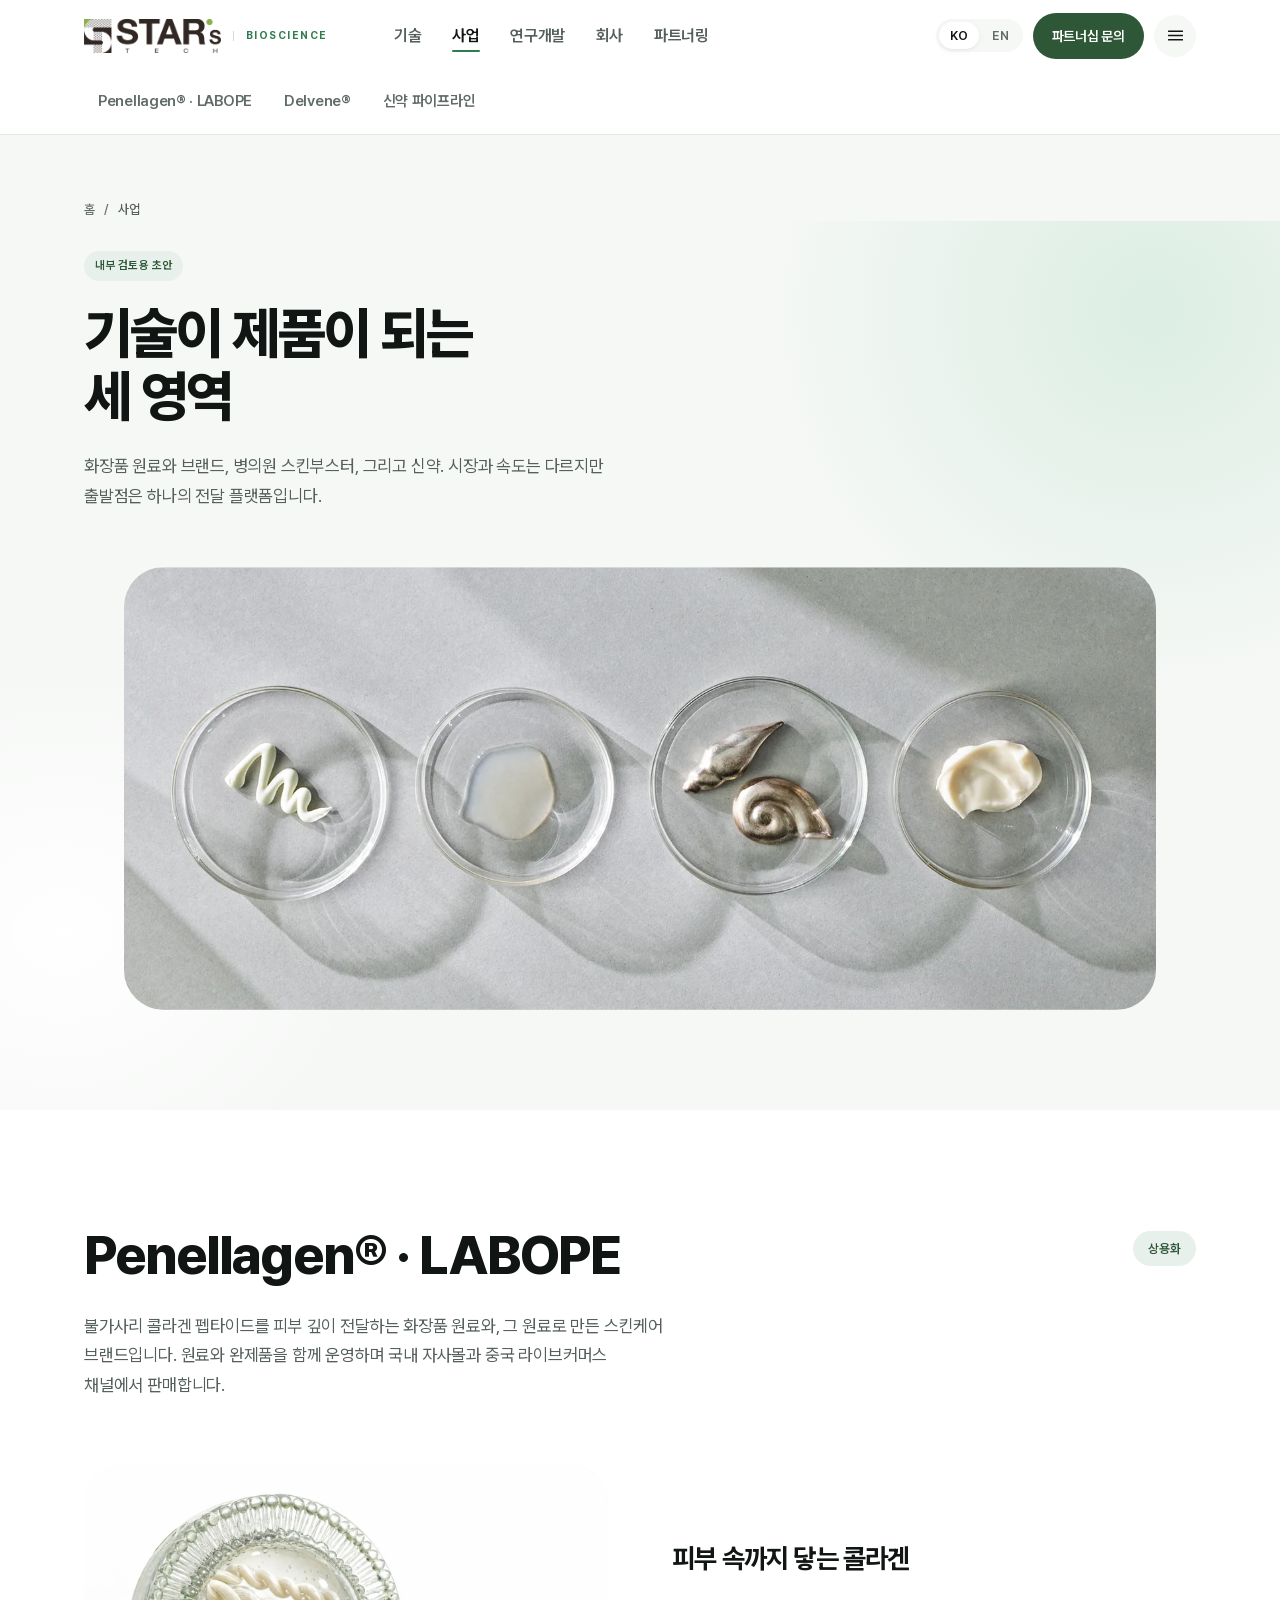
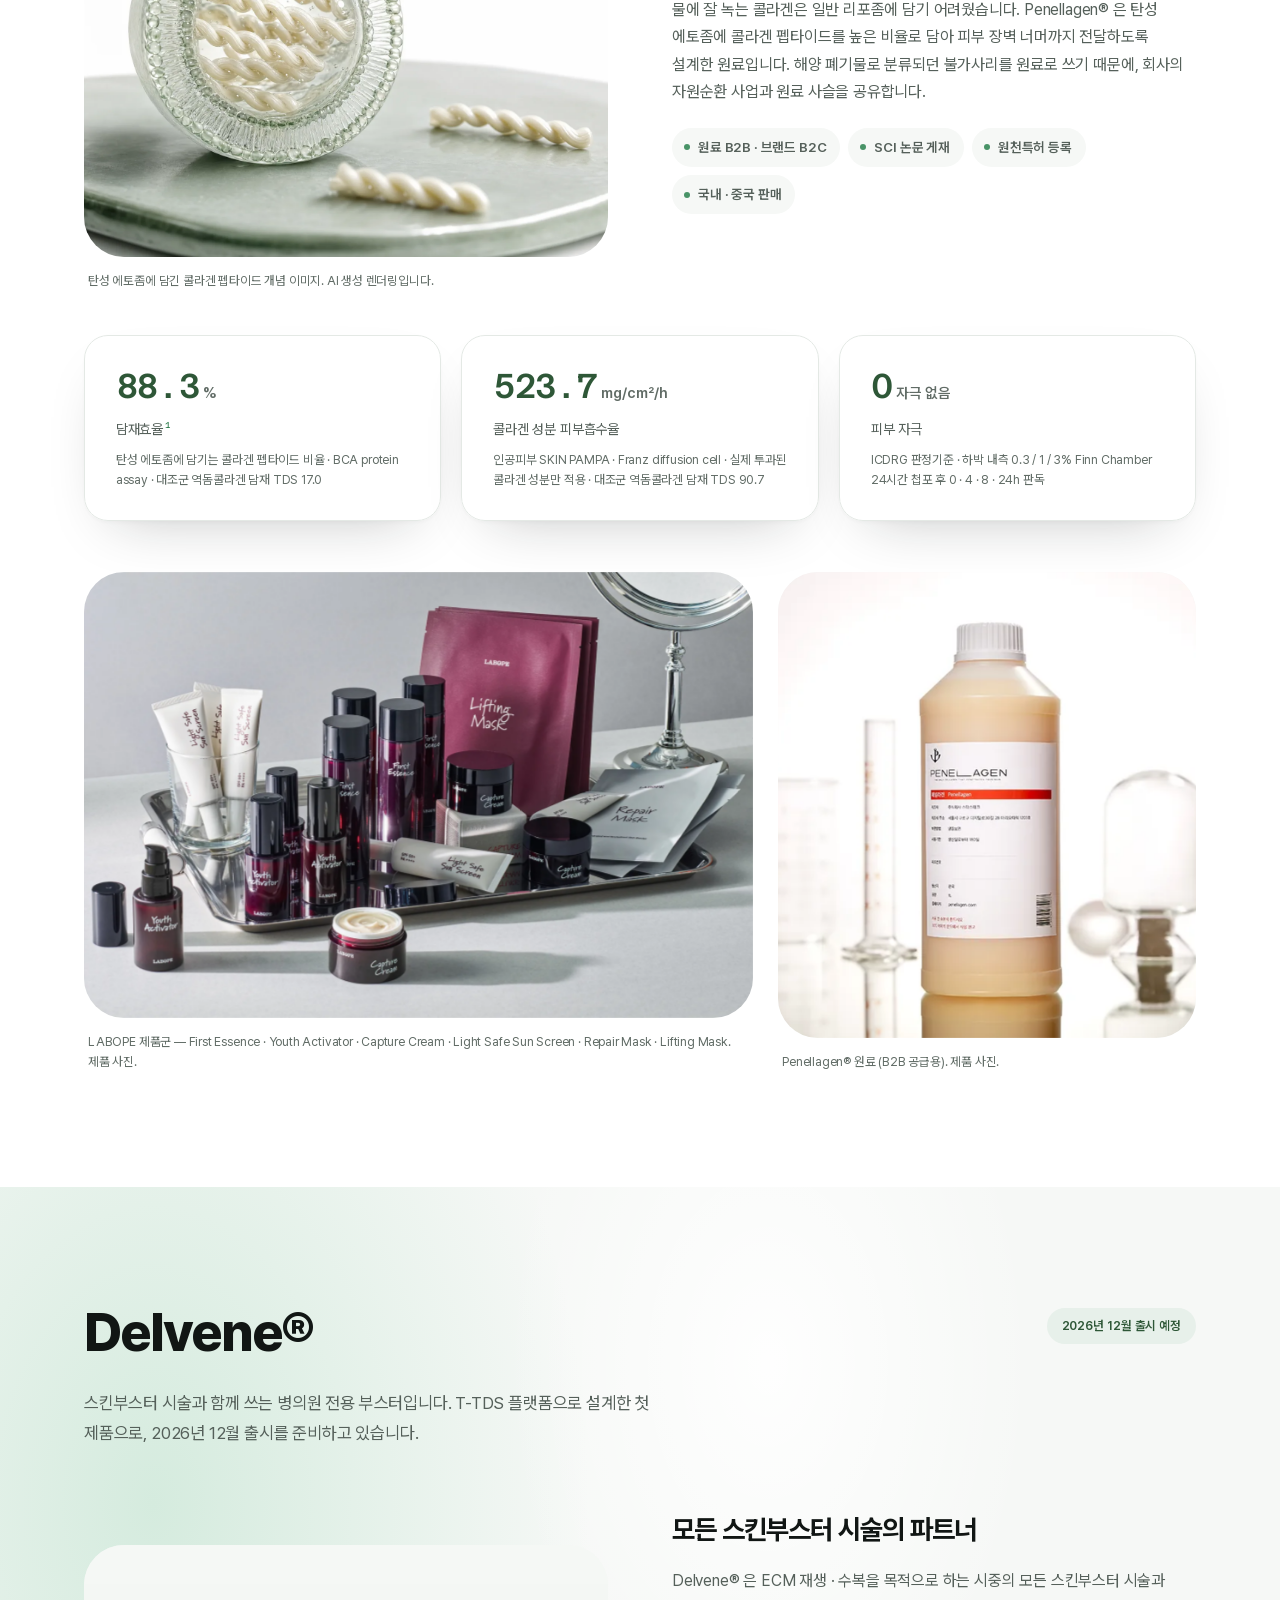
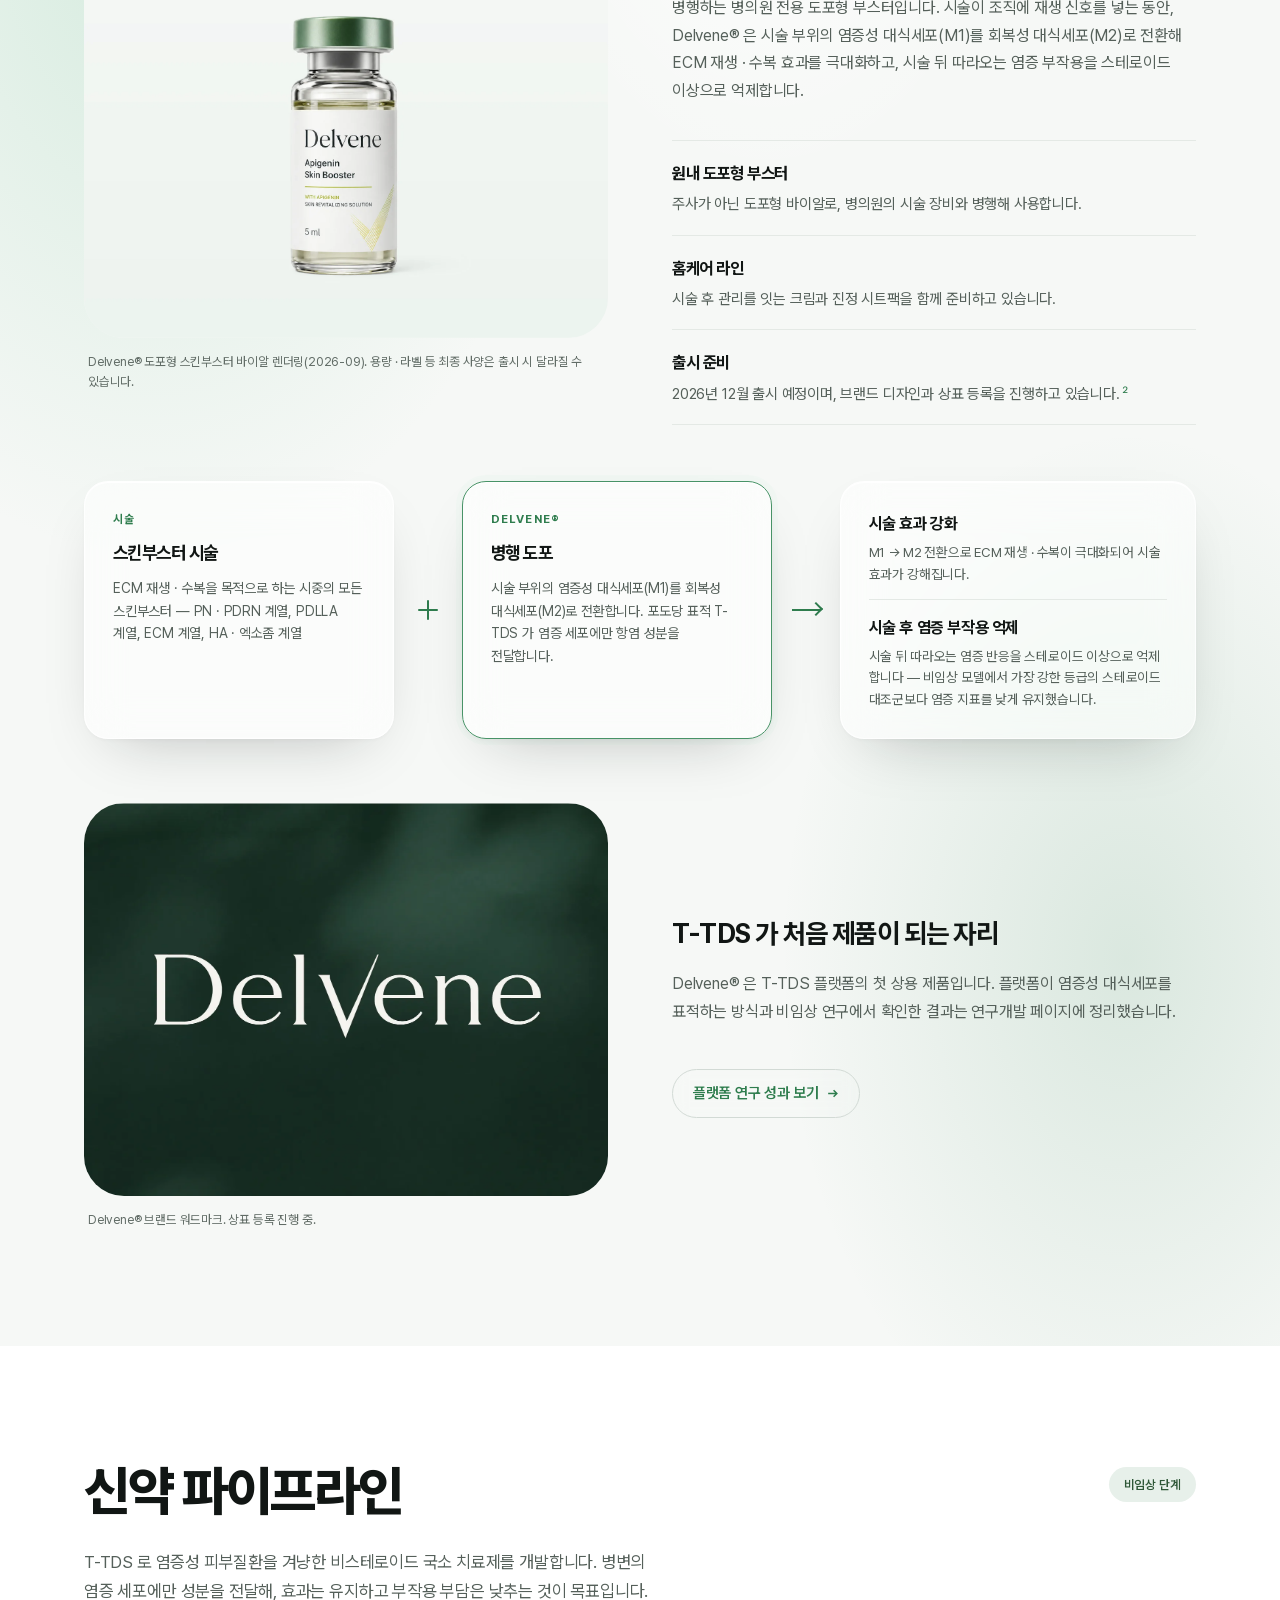
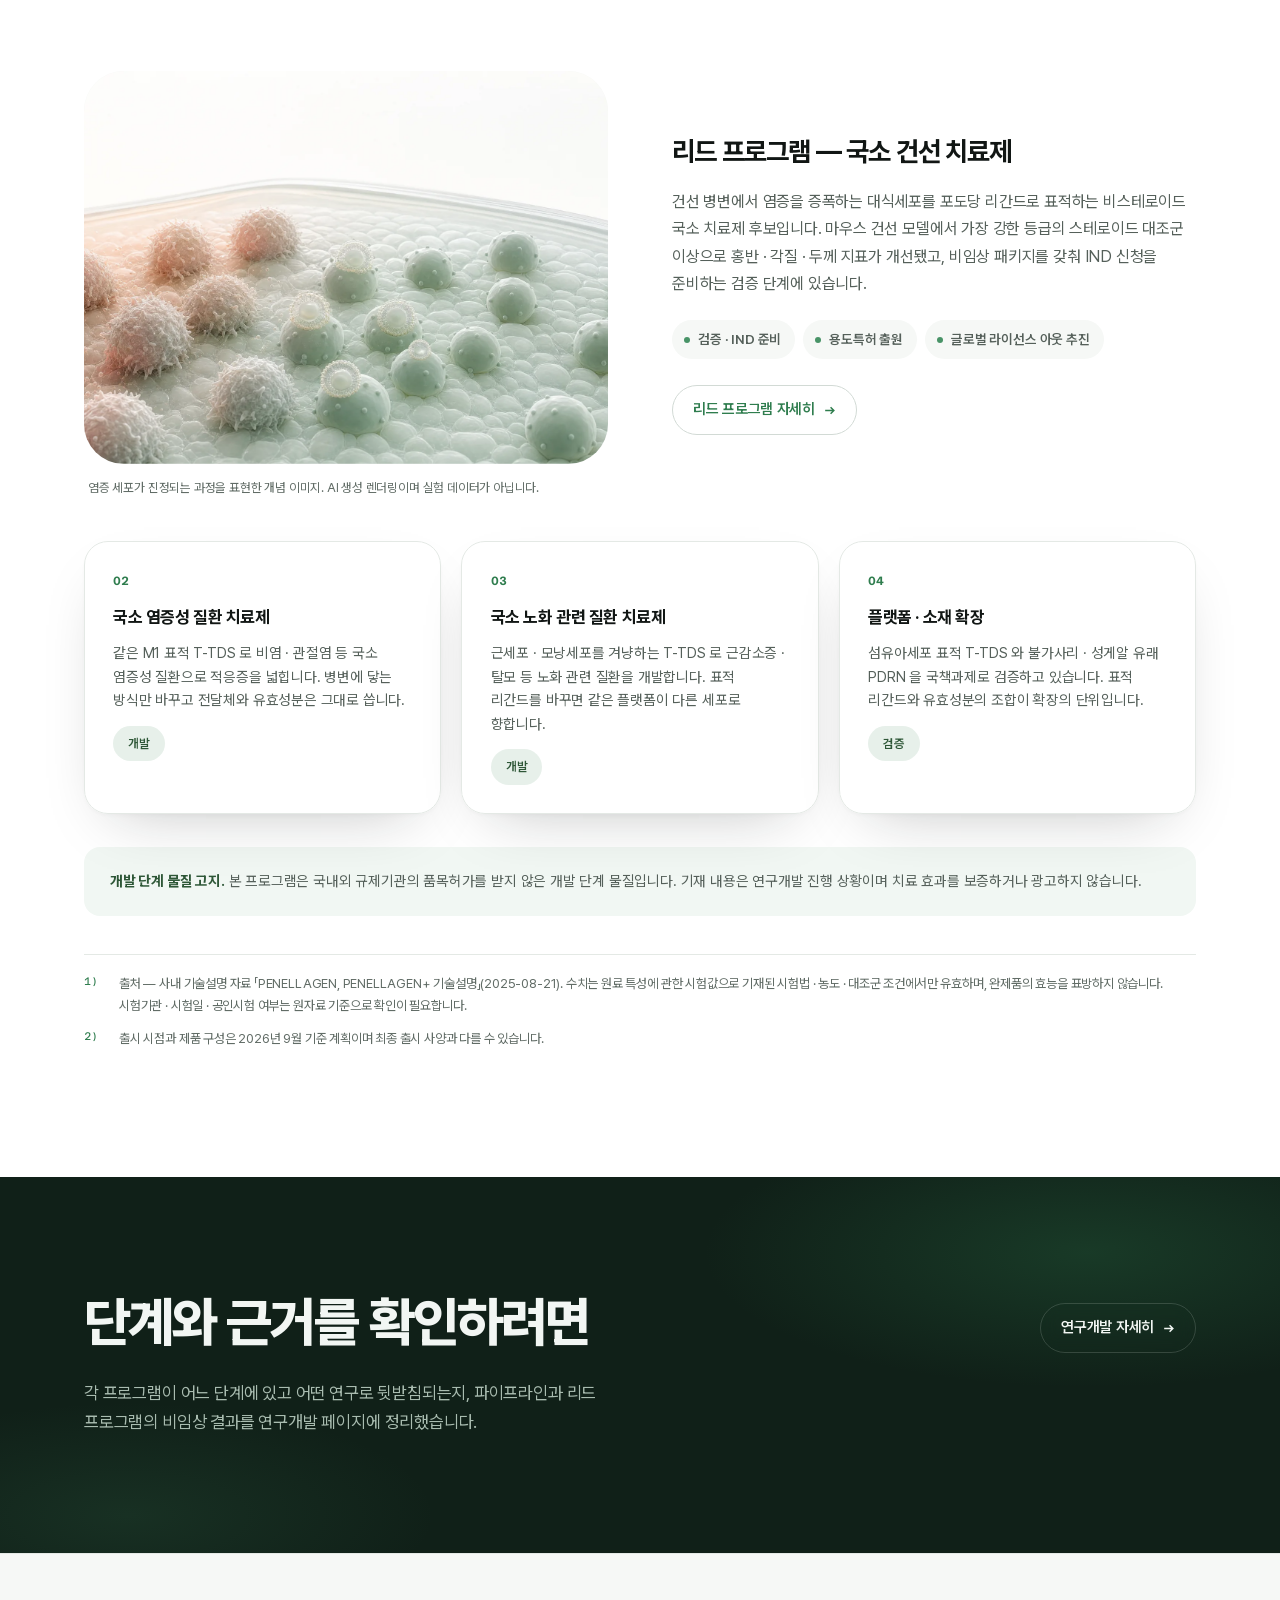
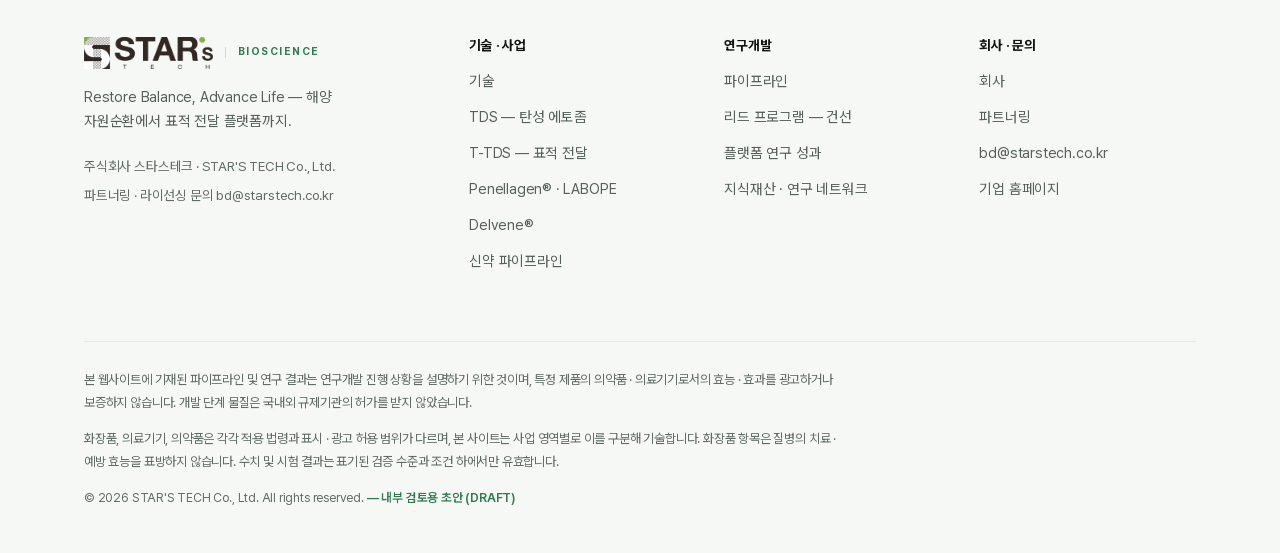
<file: business.html>
<!DOCTYPE html>
<html lang="ko">
<head>
  <meta name="robots" content="noindex,nofollow">
<meta charset="utf-8">
<script>document.documentElement.className+=" js"</script>
<meta name="viewport" content="width=device-width,initial-scale=1">
<title>사업 — Penellagen® · LABOPE, Delvene®, 신약 파이프라인 | STAR'S TECH Bioscience</title>
<meta name="description" content="화장품 원료 Penellagen® 과 스킨케어 브랜드 LABOPE, 병의원 스킨부스터 Delvene®, T-TDS 기반 국소 치료제 파이프라인. 하나의 전달 플랫폼에서 출발한 스타스테크 바이오사이언스의 세 사업 영역.">
<meta name="theme-color" content="#FFFFFF">
<link rel="stylesheet" href="css/style.css?v=b13534a">
</head>
<body data-page="business">

<a class="skip" href="#doc" data-i18n="a11y.skip">본문으로 건너뛰기</a>

<!-- CHROME:GNB -->
<header class="gnb" id="gnb">
  <div class="gnb-in">
    <a class="brand" href="index.html" aria-label="STAR'S TECH Bioscience — 홈">
      <picture class="logo">
        <source srcset="assets/img/logo@2x.webp 2x, assets/img/logo@4x.webp 4x" type="image/webp">
        <img class="logo-d" src="assets/img/logo@2x.png" srcset="assets/img/logo@2x.png 2x, assets/img/logo@4x.png 4x" width="161" height="40" alt="STAR'S TECH" decoding="async">
      </picture>
      <picture class="logo logo-l">
        <source srcset="assets/img/logo-w@2x.webp 2x, assets/img/logo-w@4x.webp 4x" type="image/webp">
        <img src="assets/img/logo-w@2x.png" srcset="assets/img/logo-w@2x.png 2x, assets/img/logo-w@4x.png 4x" width="161" height="40" alt="" decoding="async">
      </picture>
      <span class="b">BIOSCIENCE</span>
    </a>
    <nav class="gnb-nav" id="gnbNav" aria-label="주 메뉴">
      <a href="technology.html" data-nav="technology" data-i18n="nav.tech">기술</a>
      <a href="business.html"   data-nav="business"   data-i18n="nav.biz">사업</a>
      <a href="rnd.html"        data-nav="rnd"        data-i18n="nav.rnd">연구개발</a>
      <a href="company.html"    data-nav="company"    data-i18n="nav.co">회사</a>
      <a href="contact.html"    data-nav="contact"    data-i18n="nav.cta">파트너링</a>
    </nav>
    <div class="gnb-act">
      <div class="lang" role="group" aria-label="Language">
        <button type="button" data-lang="ko" aria-pressed="true">KO</button>
        <button type="button" data-lang="en" aria-pressed="false">EN</button>
      </div>
      <a class="btn btn-solid btn-sm" href="contact.html" data-i18n="nav.inq">파트너십 문의</a>
      <button class="menu" id="menuBtn" aria-expanded="false" aria-controls="mega" aria-label="전체메뉴">
        <svg class="b" viewBox="0 0 16 16" fill="none" stroke="currentColor" stroke-width="1.4" aria-hidden="true"><path d="M1 4h14M1 8h14M1 12h14"/></svg>
        <svg class="x" viewBox="0 0 16 16" fill="none" stroke="currentColor" stroke-width="1.4" aria-hidden="true"><path d="M3 3l10 10M13 3L3 13"/></svg>
      </button>
    </div>
  </div>
  <div class="mega" id="mega" hidden>
    <div class="mega-in">
      <div class="mcol" data-col="technology">
        <a class="mh" href="technology.html"><span data-i18n="nav.tech">기술</span></a>
        <ul>
          <li><a href="technology.html#platform" data-i18n="nav.t1">전달 플랫폼</a></li>
          <li><a href="technology.html#tds" data-i18n="nav.t2">TDS — 탄성 에토좀</a></li>
          <li><a href="technology.html#ttds" data-i18n="nav.t3">T-TDS — 표적 전달</a></li>
          <li><a href="technology.html#expand" data-i18n="nav.t4">확장성</a></li>
        </ul>
      </div>
      <div class="mcol" data-col="business">
        <a class="mh" href="business.html"><span data-i18n="nav.biz">사업</span></a>
        <ul>
          <li><a href="business.html#cosmetic" data-i18n="nav.b1">Penellagen® · LABOPE</a></li>
          <li><a href="business.html#booster" data-i18n="nav.b2">Delvene®</a></li>
          <li><a href="business.html#therapeutics" data-i18n="nav.b3">신약 파이프라인</a></li>
        </ul>
      </div>
      <div class="mcol" data-col="rnd">
        <a class="mh" href="rnd.html"><span data-i18n="nav.rnd">연구개발</span></a>
        <ul>
          <li><a href="rnd.html#pipeline" data-i18n="nav.r1">파이프라인</a></li>
          <li><a href="rnd.html#lead" data-i18n="nav.r2">리드 프로그램 — 건선</a></li>
          <li><a href="rnd.html#evidence" data-i18n="nav.r3">플랫폼 연구 성과</a></li>
          <li><a href="rnd.html#ip" data-i18n="nav.r4">지식재산 · 연구 네트워크</a></li>
        </ul>
      </div>
      <div class="mcol" data-col="company">
        <a class="mh" href="company.html"><span data-i18n="nav.co">회사</span></a>
        <ul>
          <li><a href="company.html#story" data-i18n="nav.c1">회사 소개</a></li>
          <li><a href="company.html#milestones" data-i18n="nav.c2">걸어온 길</a></li>
          <li><a href="company.html#metrics" data-i18n="nav.c3">한눈에 보기</a></li>
        </ul>
      </div>
      <div class="mcol" data-col="contact">
        <a class="mh" href="contact.html"><span data-i18n="nav.cta">파트너링</span></a>
        <ul>
          <li><a href="contact.html#scope" data-i18n="nav.p1">협력 분야</a></li>
          <li><a href="contact.html#inquiry" data-i18n="nav.p2">문의 · 자료 요청</a></li>
          <li><a href="https://starstech.co.kr" target="_blank" rel="noopener" data-i18n="nav.p3">기업 홈페이지</a></li>
        </ul>
      </div>
    </div>
  </div>
</header>
<!-- /CHROME:GNB -->

<aside class="rail" aria-label="페이지 색인">
  <nav class="rail-nav" id="railNav">
    <a href="#cosmetic"><span data-i18n="nav.b1">Penellagen® · LABOPE</span></a>
    <a href="#booster"><span data-i18n="nav.b2">Delvene®</span></a>
    <a href="#therapeutics"><span data-i18n="nav.b3">신약 파이프라인</span></a>
  </nav>
</aside>

<nav class="crumb" aria-label="현재 위치">
  <div class="wrap">
    <a href="index.html" data-i18n="crumb.home">홈</a>
    <span class="sep" aria-hidden="true">/</span>
    <span class="cur" data-i18n="nav.biz">사업</span>
  </div>
</nav>

<main id="doc">
<section class="sec phero" id="top">
  <div class="wrap">
    <div class="doc-head" data-rv><span><b data-i18n="cov.draft">내부 검토용 초안</b></span></div>
    <h1 class="ph-t" data-rv data-i18n="biz.h1">기술이 제품이 되는<br>세 영역</h1>
    <p class="hero-lead" data-rv data-i18n="biz.lead">화장품 원료와 브랜드, 병의원 스킨부스터, 그리고 신약. 시장과 속도는 다르지만 출발점은 하나의 전달 플랫폼입니다.</p>
    <figure class="band" data-rv>
      <div class="im"><img src="assets/img/textures.webp" width="1600" height="667" alt="페트리디시에 담긴 제형 텍스처" fetchpriority="high"></div>
    </figure>
  </div>
</section>

<section class="sec" id="cosmetic">
  <div class="wrap">
    <div class="sechead" data-rv>
      <h2 class="h2"><span>Penellagen® · LABOPE</span></h2>
      <span class="reg" data-i18n="st.mkt">상용화</span>
    </div>
    <p class="lead" data-rv data-i18n="biz.cos.lead">불가사리 콜라겐 펩타이드를 피부 깊이 전달하는 화장품 원료와, 그 원료로 만든 스킨케어 브랜드입니다. 원료와 완제품을 함께 운영하며 국내 자사몰과 중국 라이브커머스 채널에서 판매합니다.</p>
    <div class="split" data-rv>
      <figure class="plate">
        <div class="im"><img src="assets/img/penellagen.webp" width="1600" height="1062" alt="에토좀 안에 담긴 콜라겐 펩타이드 개념 렌더링" loading="lazy"></div>
        <cite data-i18n="biz.cos.cap">탄성 에토좀에 담긴 콜라겐 펩타이드 개념 이미지. AI 생성 렌더링입니다.</cite>
      </figure>
      <div class="split-body">
        <h3 class="h3" data-i18n="biz.cos.h3">피부 속까지 닿는 콜라겐</h3>
        <p data-i18n="biz.cos.p">물에 잘 녹는 콜라겐은 일반 리포좀에 담기 어려웠습니다. Penellagen® 은 탄성 에토좀에 콜라겐 펩타이드를 높은 비율로 담아 피부 장벽 너머까지 전달하도록 설계한 원료입니다. 해양 폐기물로 분류되던 불가사리를 원료로 쓰기 때문에, 회사의 자원순환 사업과 원료 사슬을 공유합니다.</p>
        <div class="chips">
          <span class="chip" data-i18n="biz.cos.c1">원료 B2B · 브랜드 B2C</span>
          <span class="chip" data-i18n="biz.cos.c2">SCI 논문 게재</span>
          <span class="chip" data-i18n="biz.cos.c3">원천특허 등록</span>
          <span class="chip" data-i18n="biz.cos.c4">국내 · 중국 판매</span>
        </div>
      </div>
    </div>
    <div class="stats three" data-rv>
      <div class="stat"><span class="n">88.3<u>%</u></span><span class="l" data-i18n="biz.cos.m1">담재효율<sup class="ref">1</sup></span><span class="c" data-i18n="biz.cos.m1c">탄성 에토좀에 담기는 콜라겐 펩타이드 비율 · BCA protein assay · 대조군 역돔콜라겐 담재 TDS 17.0</span></div>
      <div class="stat"><span class="n">523.7<u>mg/cm²/h</u></span><span class="l" data-i18n="biz.cos.m2">콜라겐 성분 피부흡수율</span><span class="c" data-i18n="biz.cos.m2c">인공피부 SKIN PAMPA · Franz diffusion cell · 실제 투과된 콜라겐 성분만 적용 · 대조군 역돔콜라겐 담재 TDS 90.7</span></div>
      <div class="stat"><span class="n">0<u data-i18n="biz.cos.m3u">자극 없음</u></span><span class="l" data-i18n="biz.cos.m3">피부 자극</span><span class="c" data-i18n="biz.cos.m3c">ICDRG 판정기준 · 하박 내측 0.3 / 1 / 3% Finn Chamber 24시간 첩포 후 0 · 4 · 8 · 24h 판독</span></div>
    </div>
    <div class="duo" data-rv>
      <figure class="plate">
        <div class="im"><img src="assets/img/labope-family.webp" width="1600" height="1040" alt="LABOPE 제품군 — 에센스, 액티베이터, 크림, 선스크린, 마스크" loading="lazy"></div>
        <cite data-i18n="biz.cos.cap2">LABOPE 제품군 — First Essence · Youth Activator · Capture Cream · Light Safe Sun Screen · Repair Mask · Lifting Mask. 제품 사진.</cite>
      </figure>
      <figure class="plate">
        <div class="im"><img src="assets/img/penellagen-bulk.webp" width="610" height="610" alt="Penellagen 원료 벌크 용기" loading="lazy"></div>
        <cite data-i18n="biz.cos.cap3">Penellagen® 원료 (B2B 공급용). 제품 사진.</cite>
      </figure>
    </div>
  </div>
</section>

<section class="sec" id="booster" data-ground="aurora">
  <div class="wrap">
    <div class="sechead" data-rv>
      <h2 class="h2"><span>Delvene®</span></h2>
      <span class="reg" data-i18n="st.launch">2026년 12월 출시 예정</span>
    </div>
    <p class="lead" data-rv data-i18n="biz.boo.lead">스킨부스터 시술과 함께 쓰는 병의원 전용 부스터입니다. T-TDS 플랫폼으로 설계한 첫 제품으로, 2026년 12월 출시를 준비하고 있습니다.</p>
    <div class="split rev" data-rv>
      <figure class="plate">
        <div class="im"><img src="assets/img/delvene-bottle.webp" width="1600" height="1200" alt="Delvene 아피제닌 스킨부스터 바이알 렌더링" loading="lazy"></div>
        <cite data-i18n="biz.boo.cap">Delvene® 도포형 스킨부스터 바이알 렌더링(2026-09). 용량 · 라벨 등 최종 사양은 출시 시 달라질 수 있습니다.</cite>
      </figure>
      <div class="split-body">
        <h3 class="h3" data-i18n="biz.boo.h3">모든 스킨부스터 시술의 파트너</h3>
        <p data-i18n="biz.boo.p">Delvene® 은 ECM 재생 · 수복을 목적으로 하는 시중의 모든 스킨부스터 시술과 병행하는 병의원 전용 도포형 부스터입니다. 시술이 조직에 재생 신호를 넣는 동안, Delvene® 은 시술 부위의 염증성 대식세포(M1)를 회복성 대식세포(M2)로 전환해 ECM 재생 · 수복 효과를 극대화하고, 시술 뒤 따라오는 염증 부작용을 스테로이드 이상으로 억제합니다.</p>
        <div class="feat">
          <div><b data-i18n="biz.boo.f1b">원내 도포형 부스터</b><span data-i18n="biz.boo.f1">주사가 아닌 도포형 바이알로, 병의원의 시술 장비와 병행해 사용합니다.</span></div>
          <div><b data-i18n="biz.boo.f2b">홈케어 라인</b><span data-i18n="biz.boo.f2">시술 후 관리를 잇는 크림과 진정 시트팩을 함께 준비하고 있습니다.</span></div>
          <div><b data-i18n="biz.boo.f3b">출시 준비</b><span data-i18n="biz.boo.f3">2026년 12월 출시 예정이며, 브랜드 디자인과 상표 등록을 진행하고 있습니다.<sup class="ref">2</sup></span></div>
        </div>
      </div>
    </div>

    <div class="pos" data-rv>
      <div class="pos-col">
        <span class="k" data-i18n="biz.pos.k1">시술</span>
        <b data-i18n="biz.pos.h1">스킨부스터 시술</b>
        <p data-i18n="biz.pos.p1">ECM 재생 · 수복을 목적으로 하는 시중의 모든 스킨부스터 — PN · PDRN 계열, PDLLA 계열, ECM 계열, HA · 엑소좀 계열</p>
      </div>
      <div class="pos-plus" aria-hidden="true"><i></i></div>
      <div class="pos-col is-here">
        <span class="k">Delvene®</span>
        <b data-i18n="biz.pos.h2">병행 도포</b>
        <p data-i18n="biz.pos.p2">시술 부위의 염증성 대식세포(M1)를 회복성 대식세포(M2)로 전환합니다. 포도당 표적 T-TDS 가 염증 세포에만 항염 성분을 전달합니다.</p>
      </div>
      <div class="pos-arrow" aria-hidden="true"><i></i></div>
      <div class="pos-out">
        <div><b data-i18n="biz.pos.o1b">시술 효과 강화</b><span data-i18n="biz.pos.o1">M1 → M2 전환으로 ECM 재생 · 수복이 극대화되어 시술 효과가 강해집니다.</span></div>
        <div><b data-i18n="biz.pos.o2b">시술 후 염증 부작용 억제</b><span data-i18n="biz.pos.o2">시술 뒤 따라오는 염증 반응을 스테로이드 이상으로 억제합니다 — 비임상 모델에서 가장 강한 등급의 스테로이드 대조군보다 염증 지표를 낮게 유지했습니다.</span></div>
      </div>
    </div>

    <div class="split" data-rv>
      <figure class="plate">
        <div class="im"><img src="assets/img/delvene-mark.webp" width="1600" height="1067" alt="Delvene 브랜드 워드마크" loading="lazy"></div>
        <cite data-i18n="biz.boo.cap2">Delvene® 브랜드 워드마크. 상표 등록 진행 중.</cite>
      </figure>
      <div class="split-body">
        <h3 class="h3" data-i18n="biz.boo.h3b">T-TDS 가 처음 제품이 되는 자리</h3>
        <p data-i18n="biz.boo.p2">Delvene® 은 T-TDS 플랫폼의 첫 상용 제품입니다. 플랫폼이 염증성 대식세포를 표적하는 방식과 비임상 연구에서 확인한 결과는 연구개발 페이지에 정리했습니다.</p>
        <a class="more" href="rnd.html#evidence"><span data-i18n="more.evi">플랫폼 연구 성과 보기</span><svg viewBox="0 0 12 12" fill="none" stroke="currentColor" stroke-width="1.4" aria-hidden="true"><path d="M2 6h8M7 3l3 3-3 3"/></svg></a>
      </div>
    </div>
  </div>
</section>

<section class="sec" id="therapeutics">
  <div class="wrap">
    <div class="sechead" data-rv>
      <h2 class="h2"><span data-i18n="biz.the.h">신약 파이프라인</span></h2>
      <span class="reg" data-i18n="st.pre">비임상 단계</span>
    </div>
    <p class="lead" data-rv data-i18n="biz.the.lead">T-TDS 로 염증성 피부질환을 겨냥한 비스테로이드 국소 치료제를 개발합니다. 병변의 염증 세포에만 성분을 전달해, 효과는 유지하고 부작용 부담은 낮추는 것이 목표입니다.</p>
    <div class="split" data-rv>
      <figure class="plate">
        <div class="im"><img src="assets/img/therapeutics.webp" width="1600" height="1062" alt="염증 세포가 진정되는 개념 렌더링" loading="lazy"></div>
        <cite data-i18n="biz.the.cap">염증 세포가 진정되는 과정을 표현한 개념 이미지. AI 생성 렌더링이며 실험 데이터가 아닙니다.</cite>
      </figure>
      <div class="split-body">
        <h3 class="h3" data-i18n="biz.the.h3">리드 프로그램 — 국소 건선 치료제</h3>
        <p data-i18n="biz.the.p">건선 병변에서 염증을 증폭하는 대식세포를 포도당 리간드로 표적하는 비스테로이드 국소 치료제 후보입니다. 마우스 건선 모델에서 가장 강한 등급의 스테로이드 대조군 이상으로 홍반 · 각질 · 두께 지표가 개선됐고, 비임상 패키지를 갖춰 IND 신청을 준비하는 검증 단계에 있습니다.</p>
        <div class="chips">
          <span class="chip" data-i18n="pipe.st.ind">검증 · IND 준비</span>
          <span class="chip" data-i18n="biz.the.c2">용도특허 출원</span>
          <span class="chip" data-i18n="biz.the.c3">글로벌 라이선스 아웃 추진</span>
        </div>
        <a class="more" href="rnd.html#lead"><span data-i18n="more.lead">리드 프로그램 자세히</span><svg viewBox="0 0 12 12" fill="none" stroke="currentColor" stroke-width="1.4" aria-hidden="true"><path d="M2 6h8M7 3l3 3-3 3"/></svg></a>
      </div>
    </div>
    <div class="steps" data-rv>
      <div class="step"><i>02</i><b data-i18n="biz.the.s1b">국소 염증성 질환 치료제</b><p data-i18n="biz.the.s1">같은 M1 표적 T-TDS 로 비염 · 관절염 등 국소 염증성 질환으로 적응증을 넓힙니다. 병변에 닿는 방식만 바꾸고 전달체와 유효성분은 그대로 씁니다.</p><span class="reg" data-i18n="pipe.st.dev">개발</span></div>
      <div class="step"><i>03</i><b data-i18n="biz.the.s2b">국소 노화 관련 질환 치료제</b><p data-i18n="biz.the.s2">근세포 · 모낭세포를 겨냥하는 T-TDS 로 근감소증 · 탈모 등 노화 관련 질환을 개발합니다. 표적 리간드를 바꾸면 같은 플랫폼이 다른 세포로 향합니다.</p><span class="reg" data-i18n="pipe.st.dev">개발</span></div>
      <div class="step"><i>04</i><b data-i18n="biz.the.s3b">플랫폼 · 소재 확장</b><p data-i18n="biz.the.s3">섬유아세포 표적 T-TDS 와 불가사리 · 성게알 유래 PDRN 을 국책과제로 검증하고 있습니다. 표적 리간드와 유효성분의 조합이 확장의 단위입니다.</p><span class="reg" data-i18n="pipe.st.val">검증</span></div>
    </div>
    <div class="note" data-rv><b data-i18n="biz.the.nb">개발 단계 물질 고지.</b> <span data-i18n="biz.the.n">본 프로그램은 국내외 규제기관의 품목허가를 받지 않은 개발 단계 물질입니다. 기재 내용은 연구개발 진행 상황이며 치료 효과를 보증하거나 광고하지 않습니다.</span></div>
    <ul class="fn" data-rv>
      <li><span class="i">1)</span><span data-i18n="biz.fn1">출처 — 사내 기술설명 자료 「PENELLAGEN, PENELLAGEN+ 기술설명」(2025-08-21). 수치는 원료 특성에 관한 시험값으로 기재된 시험법 · 농도 · 대조군 조건에서만 유효하며, 완제품의 효능을 표방하지 않습니다. 시험기관 · 시험일 · 공인시험 여부는 원자료 기준으로 확인이 필요합니다.</span></li>
      <li><span class="i">2)</span><span data-i18n="biz.fn2">출시 시점과 제품 구성은 2026년 9월 기준 계획이며 최종 출시 사양과 다를 수 있습니다.</span></li>
    </ul>
  </div>
</section>

<section class="sec" id="next" data-t="dark">
  <div class="wrap">
    <div class="sechead" data-rv>
      <h2 class="h2"><span data-i18n="biz.next.h">단계와 근거를 확인하려면</span></h2>
      <a class="more" href="rnd.html"><span data-i18n="more.rnd">연구개발 자세히</span><svg viewBox="0 0 12 12" fill="none" stroke="currentColor" stroke-width="1.4" aria-hidden="true"><path d="M2 6h8M7 3l3 3-3 3"/></svg></a>
    </div>
    <p class="lead" data-rv data-i18n="biz.next.lead">각 프로그램이 어느 단계에 있고 어떤 연구로 뒷받침되는지, 파이프라인과 리드 프로그램의 비임상 결과를 연구개발 페이지에 정리했습니다.</p>
  </div>
</section>
</main>

<!-- CHROME:FOOT -->
<footer class="foot">
  <div class="wrap">
    <div class="foot-grid">
      <div>
        <a class="brand" href="index.html" aria-label="STAR'S TECH Bioscience — 홈">
          <picture class="logo">
            <source srcset="assets/img/logo@2x.webp 2x, assets/img/logo@4x.webp 4x" type="image/webp">
            <img src="assets/img/logo@2x.png" srcset="assets/img/logo@2x.png 2x, assets/img/logo@4x.png 4x" width="161" height="40" alt="STAR'S TECH" loading="lazy" decoding="async">
          </picture>
          <span class="b">BIOSCIENCE</span>
        </a>
        <p class="foot-tag" data-i18n="foot.tag">Restore Balance, Advance Life — 해양 자원순환에서 표적 전달 플랫폼까지.</p>
        <div class="foot-org">
          <span data-i18n="foot.co">주식회사 스타스테크 · STAR'S TECH Co., Ltd.</span>
          <span data-i18n="foot.bd">파트너링 · 라이선싱 문의 bd@starstech.co.kr</span>
        </div>
      </div>
      <div>
        <h4 data-i18n="foot.m1">기술 · 사업</h4>
        <ul>
          <li><a href="technology.html" data-i18n="nav.tech">기술</a></li>
          <li><a href="technology.html#tds" data-i18n="nav.t2">TDS — 탄성 에토좀</a></li>
          <li><a href="technology.html#ttds" data-i18n="nav.t3">T-TDS — 표적 전달</a></li>
          <li><a href="business.html#cosmetic" data-i18n="nav.b1">Penellagen® · LABOPE</a></li>
          <li><a href="business.html#booster" data-i18n="nav.b2">Delvene®</a></li>
          <li><a href="business.html#therapeutics" data-i18n="nav.b3">신약 파이프라인</a></li>
        </ul>
      </div>
      <div>
        <h4 data-i18n="foot.m2">연구개발</h4>
        <ul>
          <li><a href="rnd.html#pipeline" data-i18n="nav.r1">파이프라인</a></li>
          <li><a href="rnd.html#lead" data-i18n="nav.r2">리드 프로그램 — 건선</a></li>
          <li><a href="rnd.html#evidence" data-i18n="nav.r3">플랫폼 연구 성과</a></li>
          <li><a href="rnd.html#ip" data-i18n="nav.r4">지식재산 · 연구 네트워크</a></li>
        </ul>
      </div>
      <div>
        <h4 data-i18n="foot.m3">회사 · 문의</h4>
        <ul>
          <li><a href="company.html" data-i18n="nav.co">회사</a></li>
          <li><a href="contact.html" data-i18n="nav.cta">파트너링</a></li>
          <li><a href="mailto:bd@starstech.co.kr">bd@starstech.co.kr</a></li>
          <li><a href="https://starstech.co.kr" target="_blank" rel="noopener" data-i18n="nav.p3">기업 홈페이지</a></li>
        </ul>
      </div>
    </div>
    <div class="disc">
      <p data-i18n="foot.d1">본 웹사이트에 기재된 파이프라인 및 연구 결과는 연구개발 진행 상황을 설명하기 위한 것이며, 특정 제품의 의약품 · 의료기기로서의 효능 · 효과를 광고하거나 보증하지 않습니다. 개발 단계 물질은 국내외 규제기관의 허가를 받지 않았습니다.</p>
      <p data-i18n="foot.d2">화장품, 의료기기, 의약품은 각각 적용 법령과 표시 · 광고 허용 범위가 다르며, 본 사이트는 사업 영역별로 이를 구분해 기술합니다. 화장품 항목은 질병의 치료 · 예방 효능을 표방하지 않습니다. 수치 및 시험 결과는 표기된 검증 수준과 조건 하에서만 유효합니다.</p>
      <p class="co">© 2026 STAR'S TECH Co., Ltd. All rights reserved. <em data-i18n="foot.draft">— 내부 검토용 초안 (DRAFT)</em></p>
    </div>
  </div>
</footer>
<!-- /CHROME:FOOT -->

<script src="js/i18n.js?v=b13534a" defer></script>
<script src="js/main.js?v=b13534a" defer></script>
</body>
</html>
</file>
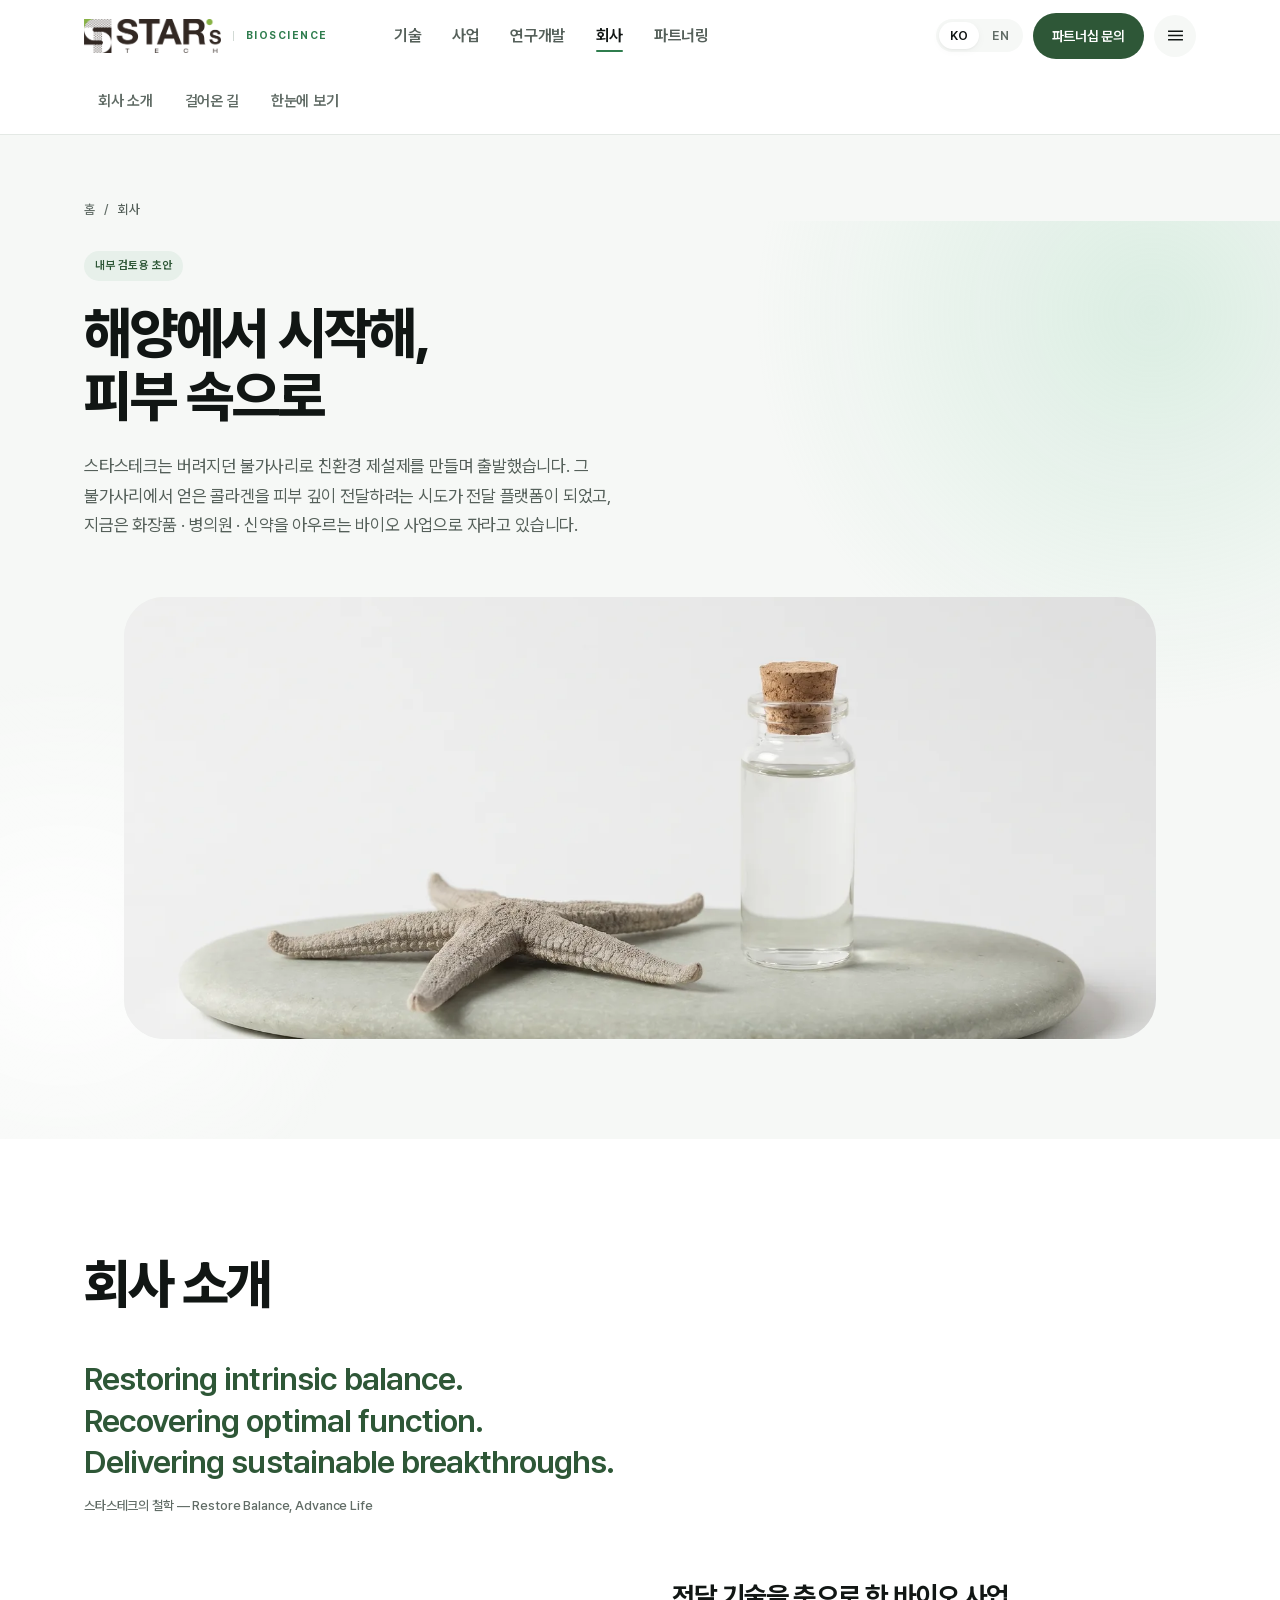
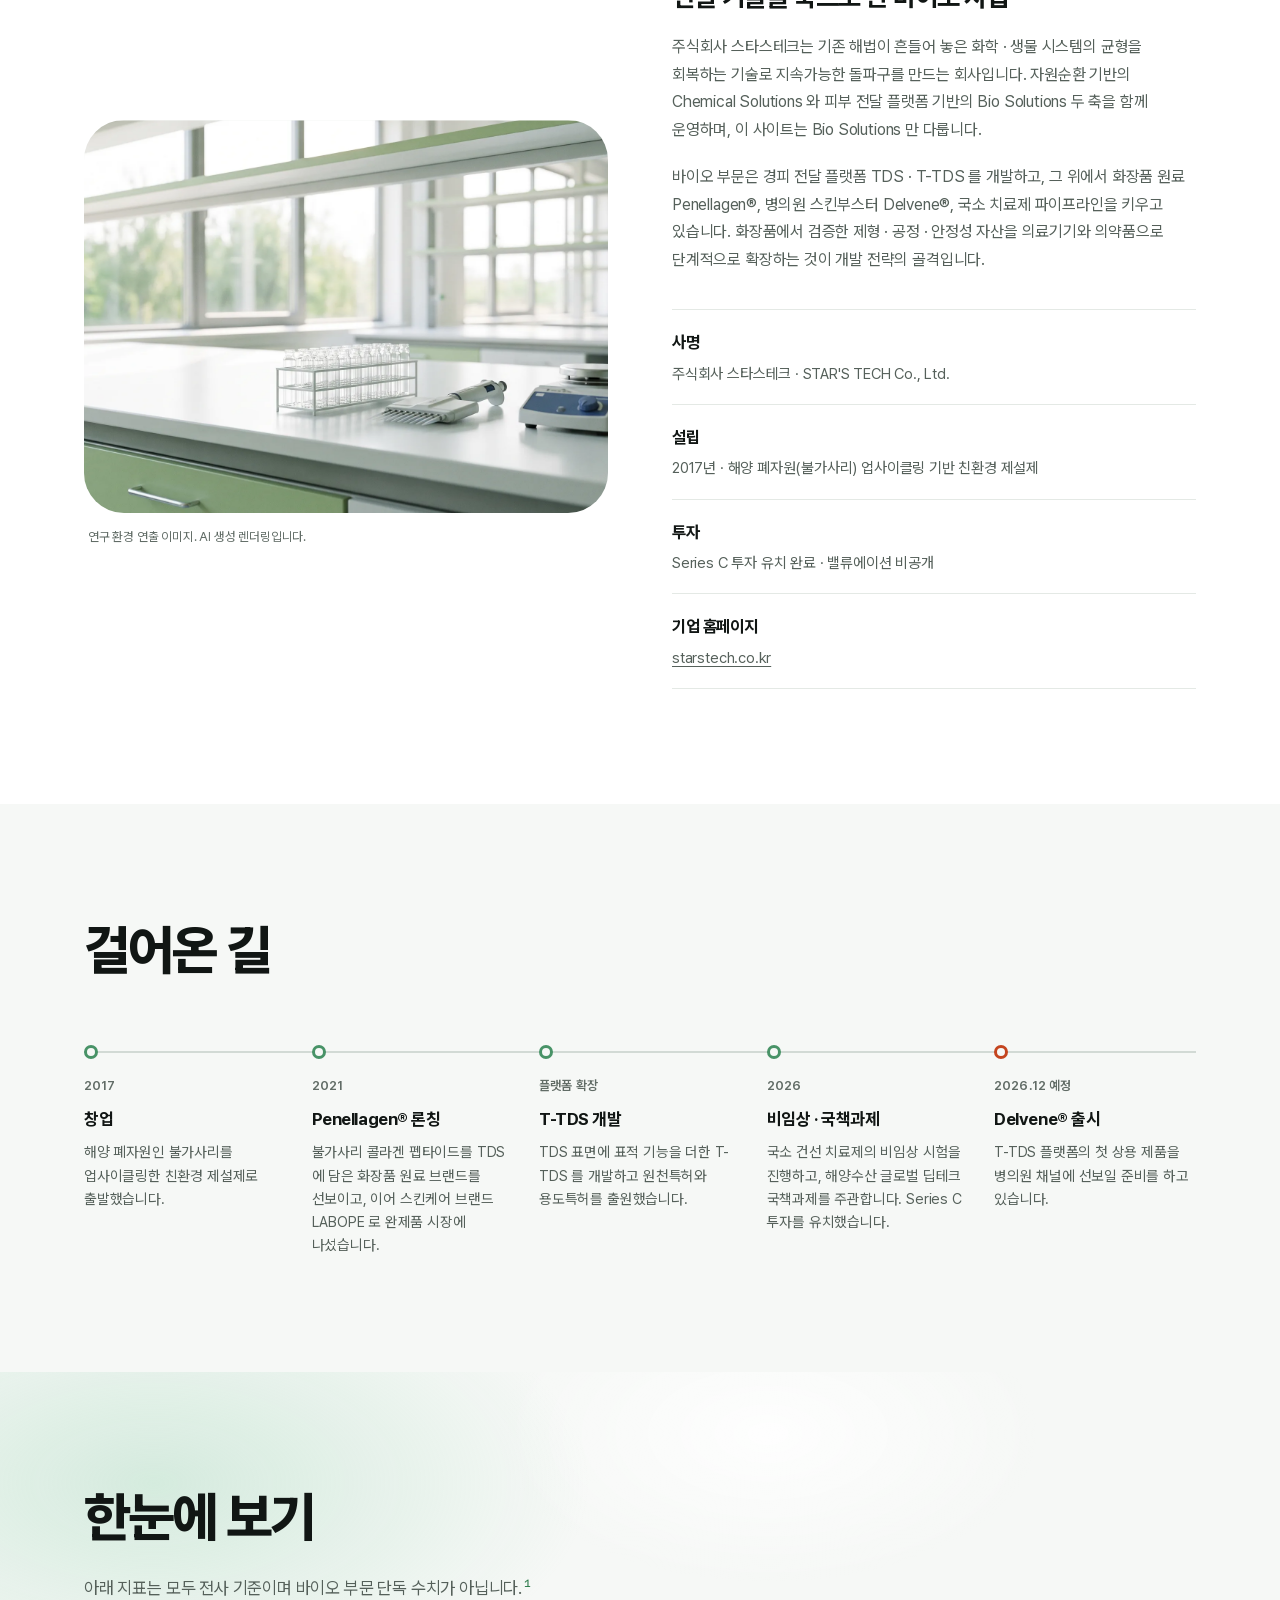
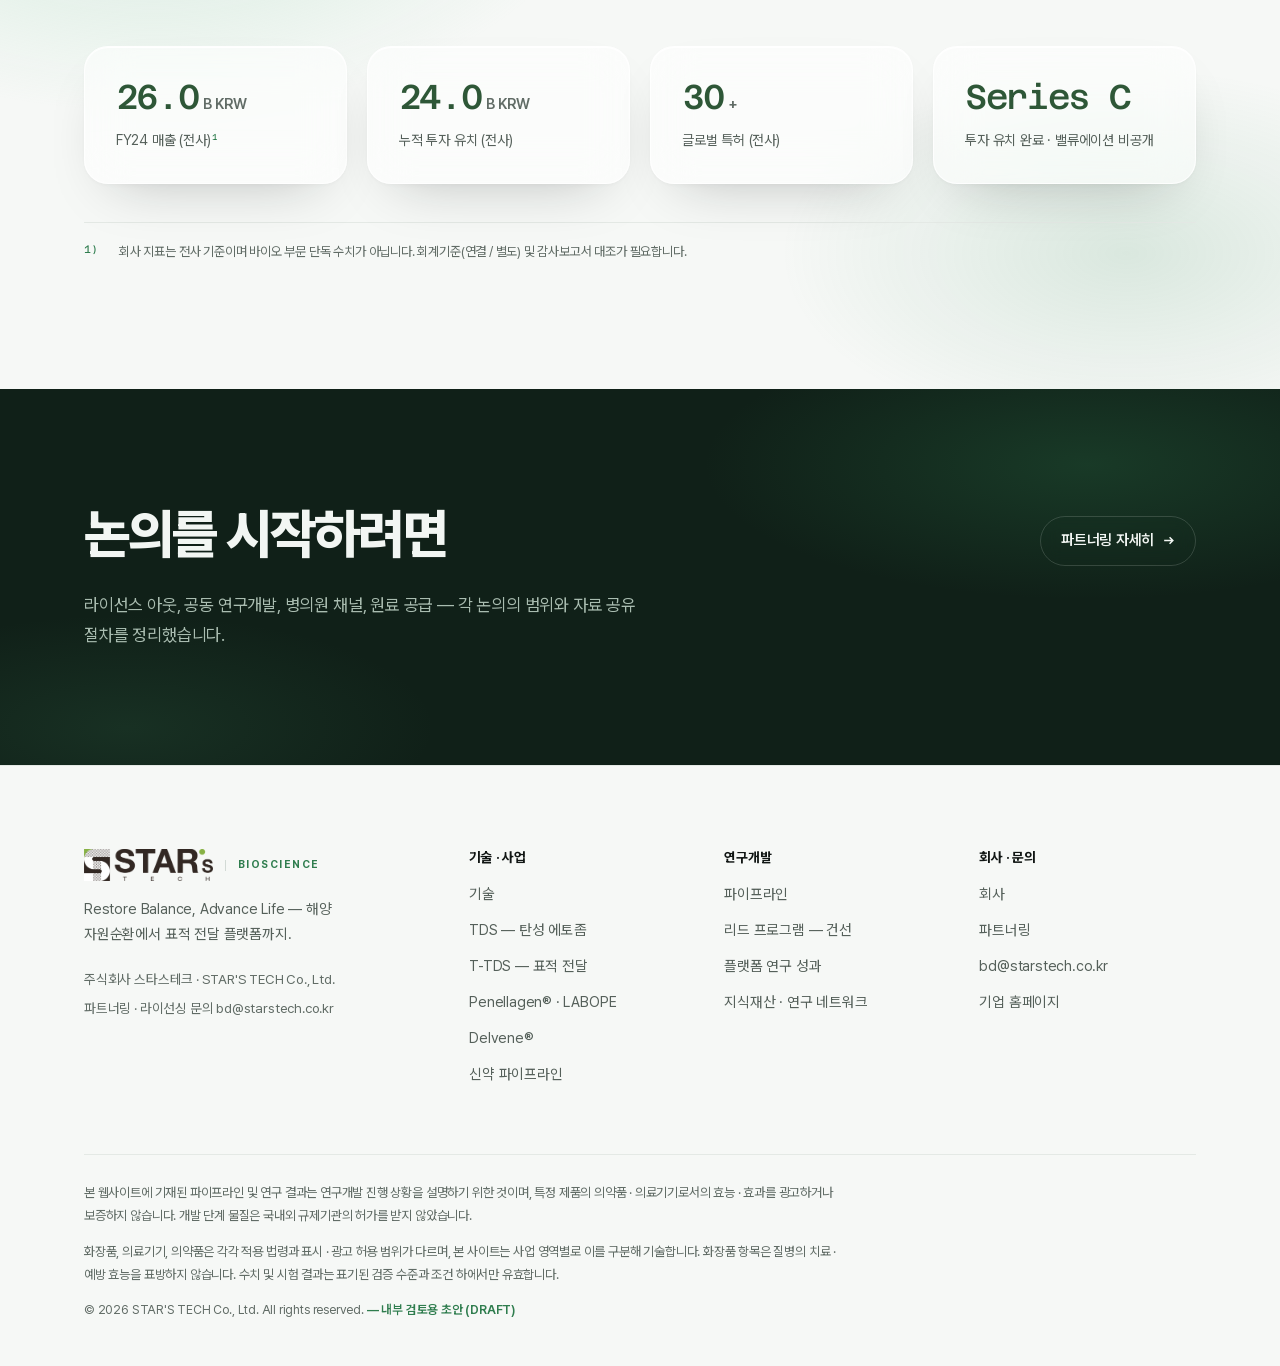
<file: company.html>
<!DOCTYPE html>
<html lang="ko">
<head>
  <meta name="robots" content="noindex,nofollow">
<meta charset="utf-8">
<script>document.documentElement.className+=" js"</script>
<meta name="viewport" content="width=device-width,initial-scale=1">
<title>회사 — 해양에서 시작해, 피부 속으로 | STAR'S TECH Bioscience</title>
<meta name="description" content="2017년 불가사리 업사이클링 제설제로 출발한 스타스테크가 경피 전달 플랫폼을 축으로 바이오 사업을 키워 온 이야기, 회사 지표, 그리고 이 사이트가 지키는 정보 공개 기준.">
<meta name="theme-color" content="#FFFFFF">
<link rel="stylesheet" href="css/style.css?v=b13534a">
</head>
<body data-page="company">

<a class="skip" href="#doc" data-i18n="a11y.skip">본문으로 건너뛰기</a>

<!-- CHROME:GNB -->
<header class="gnb" id="gnb">
  <div class="gnb-in">
    <a class="brand" href="index.html" aria-label="STAR'S TECH Bioscience — 홈">
      <picture class="logo">
        <source srcset="assets/img/logo@2x.webp 2x, assets/img/logo@4x.webp 4x" type="image/webp">
        <img class="logo-d" src="assets/img/logo@2x.png" srcset="assets/img/logo@2x.png 2x, assets/img/logo@4x.png 4x" width="161" height="40" alt="STAR'S TECH" decoding="async">
      </picture>
      <picture class="logo logo-l">
        <source srcset="assets/img/logo-w@2x.webp 2x, assets/img/logo-w@4x.webp 4x" type="image/webp">
        <img src="assets/img/logo-w@2x.png" srcset="assets/img/logo-w@2x.png 2x, assets/img/logo-w@4x.png 4x" width="161" height="40" alt="" decoding="async">
      </picture>
      <span class="b">BIOSCIENCE</span>
    </a>
    <nav class="gnb-nav" id="gnbNav" aria-label="주 메뉴">
      <a href="technology.html" data-nav="technology" data-i18n="nav.tech">기술</a>
      <a href="business.html"   data-nav="business"   data-i18n="nav.biz">사업</a>
      <a href="rnd.html"        data-nav="rnd"        data-i18n="nav.rnd">연구개발</a>
      <a href="company.html"    data-nav="company"    data-i18n="nav.co">회사</a>
      <a href="contact.html"    data-nav="contact"    data-i18n="nav.cta">파트너링</a>
    </nav>
    <div class="gnb-act">
      <div class="lang" role="group" aria-label="Language">
        <button type="button" data-lang="ko" aria-pressed="true">KO</button>
        <button type="button" data-lang="en" aria-pressed="false">EN</button>
      </div>
      <a class="btn btn-solid btn-sm" href="contact.html" data-i18n="nav.inq">파트너십 문의</a>
      <button class="menu" id="menuBtn" aria-expanded="false" aria-controls="mega" aria-label="전체메뉴">
        <svg class="b" viewBox="0 0 16 16" fill="none" stroke="currentColor" stroke-width="1.4" aria-hidden="true"><path d="M1 4h14M1 8h14M1 12h14"/></svg>
        <svg class="x" viewBox="0 0 16 16" fill="none" stroke="currentColor" stroke-width="1.4" aria-hidden="true"><path d="M3 3l10 10M13 3L3 13"/></svg>
      </button>
    </div>
  </div>
  <div class="mega" id="mega" hidden>
    <div class="mega-in">
      <div class="mcol" data-col="technology">
        <a class="mh" href="technology.html"><span data-i18n="nav.tech">기술</span></a>
        <ul>
          <li><a href="technology.html#platform" data-i18n="nav.t1">전달 플랫폼</a></li>
          <li><a href="technology.html#tds" data-i18n="nav.t2">TDS — 탄성 에토좀</a></li>
          <li><a href="technology.html#ttds" data-i18n="nav.t3">T-TDS — 표적 전달</a></li>
          <li><a href="technology.html#expand" data-i18n="nav.t4">확장성</a></li>
        </ul>
      </div>
      <div class="mcol" data-col="business">
        <a class="mh" href="business.html"><span data-i18n="nav.biz">사업</span></a>
        <ul>
          <li><a href="business.html#cosmetic" data-i18n="nav.b1">Penellagen® · LABOPE</a></li>
          <li><a href="business.html#booster" data-i18n="nav.b2">Delvene®</a></li>
          <li><a href="business.html#therapeutics" data-i18n="nav.b3">신약 파이프라인</a></li>
        </ul>
      </div>
      <div class="mcol" data-col="rnd">
        <a class="mh" href="rnd.html"><span data-i18n="nav.rnd">연구개발</span></a>
        <ul>
          <li><a href="rnd.html#pipeline" data-i18n="nav.r1">파이프라인</a></li>
          <li><a href="rnd.html#lead" data-i18n="nav.r2">리드 프로그램 — 건선</a></li>
          <li><a href="rnd.html#evidence" data-i18n="nav.r3">플랫폼 연구 성과</a></li>
          <li><a href="rnd.html#ip" data-i18n="nav.r4">지식재산 · 연구 네트워크</a></li>
        </ul>
      </div>
      <div class="mcol" data-col="company">
        <a class="mh" href="company.html"><span data-i18n="nav.co">회사</span></a>
        <ul>
          <li><a href="company.html#story" data-i18n="nav.c1">회사 소개</a></li>
          <li><a href="company.html#milestones" data-i18n="nav.c2">걸어온 길</a></li>
          <li><a href="company.html#metrics" data-i18n="nav.c3">한눈에 보기</a></li>
        </ul>
      </div>
      <div class="mcol" data-col="contact">
        <a class="mh" href="contact.html"><span data-i18n="nav.cta">파트너링</span></a>
        <ul>
          <li><a href="contact.html#scope" data-i18n="nav.p1">협력 분야</a></li>
          <li><a href="contact.html#inquiry" data-i18n="nav.p2">문의 · 자료 요청</a></li>
          <li><a href="https://starstech.co.kr" target="_blank" rel="noopener" data-i18n="nav.p3">기업 홈페이지</a></li>
        </ul>
      </div>
    </div>
  </div>
</header>
<!-- /CHROME:GNB -->

<aside class="rail" aria-label="페이지 색인">
  <nav class="rail-nav" id="railNav">
    <a href="#story"><span data-i18n="nav.c1">회사 소개</span></a>
    <a href="#milestones"><span data-i18n="nav.c2">걸어온 길</span></a>
    <a href="#metrics"><span data-i18n="nav.c3">한눈에 보기</span></a>
  </nav>
</aside>

<nav class="crumb" aria-label="현재 위치">
  <div class="wrap">
    <a href="index.html" data-i18n="crumb.home">홈</a>
    <span class="sep" aria-hidden="true">/</span>
    <span class="cur" data-i18n="nav.co">회사</span>
  </div>
</nav>

<main id="doc">
<section class="sec phero" id="top">
  <div class="wrap">
    <div class="doc-head" data-rv><span><b data-i18n="cov.draft">내부 검토용 초안</b></span></div>
    <h1 class="ph-t" data-rv data-i18n="co.h1">해양에서 시작해,<br>피부 속으로</h1>
    <p class="hero-lead" data-rv data-i18n="co.lead">스타스테크는 버려지던 불가사리로 친환경 제설제를 만들며 출발했습니다. 그 불가사리에서 얻은 콜라겐을 피부 깊이 전달하려는 시도가 전달 플랫폼이 되었고, 지금은 화장품 · 병의원 · 신약을 아우르는 바이오 사업으로 자라고 있습니다.</p>
    <figure class="band" data-rv>
      <div class="im"><img src="assets/img/marine.webp" width="1600" height="1073" alt="불가사리와 유리 바이알 정물" fetchpriority="high"></div>
    </figure>
  </div>
</section>

<section class="sec" id="story">
  <div class="wrap">
    <h2 class="h2" data-rv data-i18n="co.story.h">회사 소개</h2>
    <p class="statement quote" data-rv><span data-i18n="bal.q">Restoring intrinsic balance.<br>Recovering optimal function.<br>Delivering sustainable breakthroughs.</span><small data-i18n="bal.qs">스타스테크의 철학 — Restore Balance, Advance Life</small></p>
    <div class="split" data-rv>
      <figure class="plate">
        <div class="im"><img src="assets/img/lab.webp" width="1920" height="1072" alt="밝은 연구실 벤치" loading="lazy"></div>
        <cite data-i18n="co.story.cap">연구 환경 연출 이미지. AI 생성 렌더링입니다.</cite>
      </figure>
      <div class="split-body">
        <h3 class="h3" data-i18n="co.story.h3">전달 기술을 축으로 한 바이오 사업</h3>
        <p data-i18n="co.story.p1">주식회사 스타스테크는 기존 해법이 흔들어 놓은 화학 · 생물 시스템의 균형을 회복하는 기술로 지속가능한 돌파구를 만드는 회사입니다. 자원순환 기반의 Chemical Solutions 와 피부 전달 플랫폼 기반의 Bio Solutions 두 축을 함께 운영하며, 이 사이트는 Bio Solutions 만 다룹니다.</p>
        <p data-i18n="co.story.p2">바이오 부문은 경피 전달 플랫폼 TDS · T-TDS 를 개발하고, 그 위에서 화장품 원료 Penellagen®, 병의원 스킨부스터 Delvene®, 국소 치료제 파이프라인을 키우고 있습니다. 화장품에서 검증한 제형 · 공정 · 안정성 자산을 의료기기와 의약품으로 단계적으로 확장하는 것이 개발 전략의 골격입니다.</p>
        <div class="feat">
          <div><b data-i18n="co.f1b">사명</b><span>주식회사 스타스테크 · STAR'S TECH Co., Ltd.</span></div>
          <div><b data-i18n="co.f2b">설립</b><span data-i18n="co.f2">2017년 · 해양 폐자원(불가사리) 업사이클링 기반 친환경 제설제</span></div>
          <div><b data-i18n="co.f3b">투자</b><span data-i18n="co.f3">Series C 투자 유치 완료 · 밸류에이션 비공개</span></div>
          <div><b data-i18n="co.f4b">기업 홈페이지</b><span><a href="https://starstech.co.kr" target="_blank" rel="noopener">starstech.co.kr</a></span></div>
        </div>
      </div>
    </div>
  </div>
</section>

<section class="sec" id="milestones" data-ground="soft">
  <div class="wrap">
    <h2 class="h2" data-rv data-i18n="co.ms.h">걸어온 길</h2>
    <div class="tl" data-rv>
      <div><span class="y">2017</span><b data-i18n="co.ms.1b">창업</b><span data-i18n="co.ms.1">해양 폐자원인 불가사리를 업사이클링한 친환경 제설제로 출발했습니다.</span></div>
      <div><span class="y">2021</span><b data-i18n="co.ms.2b">Penellagen® 론칭</b><span data-i18n="co.ms.2">불가사리 콜라겐 펩타이드를 TDS 에 담은 화장품 원료 브랜드를 선보이고, 이어 스킨케어 브랜드 LABOPE 로 완제품 시장에 나섰습니다.</span></div>
      <div><span class="y" data-i18n="co.ms.3y">플랫폼 확장</span><b data-i18n="co.ms.3b">T-TDS 개발</b><span data-i18n="co.ms.3">TDS 표면에 표적 기능을 더한 T-TDS 를 개발하고 원천특허와 용도특허를 출원했습니다.</span></div>
      <div><span class="y">2026</span><b data-i18n="co.ms.4b">비임상 · 국책과제</b><span data-i18n="co.ms.4">국소 건선 치료제의 비임상 시험을 진행하고, 해양수산 글로벌 딥테크 국책과제를 주관합니다. Series C 투자를 유치했습니다.</span></div>
      <div class="now"><span class="y" data-i18n="co.ms.5y">2026.12 예정</span><b data-i18n="co.ms.5b">Delvene® 출시</b><span data-i18n="co.ms.5">T-TDS 플랫폼의 첫 상용 제품을 병의원 채널에 선보일 준비를 하고 있습니다.</span></div>
    </div>
  </div>
</section>

<section class="sec" id="metrics" data-ground="aurora">
  <div class="wrap">
    <h2 class="h2" data-rv data-i18n="co.mt.h">한눈에 보기</h2>
    <p class="lead" data-rv data-i18n="co.mt.lead">아래 지표는 모두 전사 기준이며 바이오 부문 단독 수치가 아닙니다.<sup class="ref">1</sup></p>
    <div class="stats" data-rv>
      <div class="stat"><span class="n">26.0<u>B KRW</u></span><span class="l" data-i18n="co.m1">FY24 매출 (전사)<sup class="ref">1</sup></span></div>
      <div class="stat"><span class="n">24.0<u>B KRW</u></span><span class="l" data-i18n="co.m2">누적 투자 유치 (전사)</span></div>
      <div class="stat"><span class="n">30<u>+</u></span><span class="l" data-i18n="co.m3">글로벌 특허 (전사)</span></div>
      <div class="stat"><span class="n">Series C</span><span class="l" data-i18n="co.m4">투자 유치 완료 · 밸류에이션 비공개</span></div>
    </div>
    <ul class="fn" data-rv>
      <li><span class="i">1)</span><span data-i18n="co.fn">회사 지표는 전사 기준이며 바이오 부문 단독 수치가 아닙니다. 회계기준(연결 / 별도) 및 감사보고서 대조가 필요합니다.</span></li>
    </ul>
  </div>
</section>

<section class="sec" id="next" data-t="dark">
  <div class="wrap">
    <div class="sechead" data-rv>
      <h2 class="h2"><span data-i18n="co.next.h">논의를 시작하려면</span></h2>
      <a class="more" href="contact.html"><span data-i18n="more.cta">파트너링 자세히</span><svg viewBox="0 0 12 12" fill="none" stroke="currentColor" stroke-width="1.4" aria-hidden="true"><path d="M2 6h8M7 3l3 3-3 3"/></svg></a>
    </div>
    <p class="lead" data-rv data-i18n="co.next.lead">라이선스 아웃, 공동 연구개발, 병의원 채널, 원료 공급 — 각 논의의 범위와 자료 공유 절차를 정리했습니다.</p>
  </div>
</section>
</main>

<!-- CHROME:FOOT -->
<footer class="foot">
  <div class="wrap">
    <div class="foot-grid">
      <div>
        <a class="brand" href="index.html" aria-label="STAR'S TECH Bioscience — 홈">
          <picture class="logo">
            <source srcset="assets/img/logo@2x.webp 2x, assets/img/logo@4x.webp 4x" type="image/webp">
            <img src="assets/img/logo@2x.png" srcset="assets/img/logo@2x.png 2x, assets/img/logo@4x.png 4x" width="161" height="40" alt="STAR'S TECH" loading="lazy" decoding="async">
          </picture>
          <span class="b">BIOSCIENCE</span>
        </a>
        <p class="foot-tag" data-i18n="foot.tag">Restore Balance, Advance Life — 해양 자원순환에서 표적 전달 플랫폼까지.</p>
        <div class="foot-org">
          <span data-i18n="foot.co">주식회사 스타스테크 · STAR'S TECH Co., Ltd.</span>
          <span data-i18n="foot.bd">파트너링 · 라이선싱 문의 bd@starstech.co.kr</span>
        </div>
      </div>
      <div>
        <h4 data-i18n="foot.m1">기술 · 사업</h4>
        <ul>
          <li><a href="technology.html" data-i18n="nav.tech">기술</a></li>
          <li><a href="technology.html#tds" data-i18n="nav.t2">TDS — 탄성 에토좀</a></li>
          <li><a href="technology.html#ttds" data-i18n="nav.t3">T-TDS — 표적 전달</a></li>
          <li><a href="business.html#cosmetic" data-i18n="nav.b1">Penellagen® · LABOPE</a></li>
          <li><a href="business.html#booster" data-i18n="nav.b2">Delvene®</a></li>
          <li><a href="business.html#therapeutics" data-i18n="nav.b3">신약 파이프라인</a></li>
        </ul>
      </div>
      <div>
        <h4 data-i18n="foot.m2">연구개발</h4>
        <ul>
          <li><a href="rnd.html#pipeline" data-i18n="nav.r1">파이프라인</a></li>
          <li><a href="rnd.html#lead" data-i18n="nav.r2">리드 프로그램 — 건선</a></li>
          <li><a href="rnd.html#evidence" data-i18n="nav.r3">플랫폼 연구 성과</a></li>
          <li><a href="rnd.html#ip" data-i18n="nav.r4">지식재산 · 연구 네트워크</a></li>
        </ul>
      </div>
      <div>
        <h4 data-i18n="foot.m3">회사 · 문의</h4>
        <ul>
          <li><a href="company.html" data-i18n="nav.co">회사</a></li>
          <li><a href="contact.html" data-i18n="nav.cta">파트너링</a></li>
          <li><a href="mailto:bd@starstech.co.kr">bd@starstech.co.kr</a></li>
          <li><a href="https://starstech.co.kr" target="_blank" rel="noopener" data-i18n="nav.p3">기업 홈페이지</a></li>
        </ul>
      </div>
    </div>
    <div class="disc">
      <p data-i18n="foot.d1">본 웹사이트에 기재된 파이프라인 및 연구 결과는 연구개발 진행 상황을 설명하기 위한 것이며, 특정 제품의 의약품 · 의료기기로서의 효능 · 효과를 광고하거나 보증하지 않습니다. 개발 단계 물질은 국내외 규제기관의 허가를 받지 않았습니다.</p>
      <p data-i18n="foot.d2">화장품, 의료기기, 의약품은 각각 적용 법령과 표시 · 광고 허용 범위가 다르며, 본 사이트는 사업 영역별로 이를 구분해 기술합니다. 화장품 항목은 질병의 치료 · 예방 효능을 표방하지 않습니다. 수치 및 시험 결과는 표기된 검증 수준과 조건 하에서만 유효합니다.</p>
      <p class="co">© 2026 STAR'S TECH Co., Ltd. All rights reserved. <em data-i18n="foot.draft">— 내부 검토용 초안 (DRAFT)</em></p>
    </div>
  </div>
</footer>
<!-- /CHROME:FOOT -->

<script src="js/i18n.js?v=b13534a" defer></script>
<script src="js/main.js?v=b13534a" defer></script>
</body>
</html>
</file>
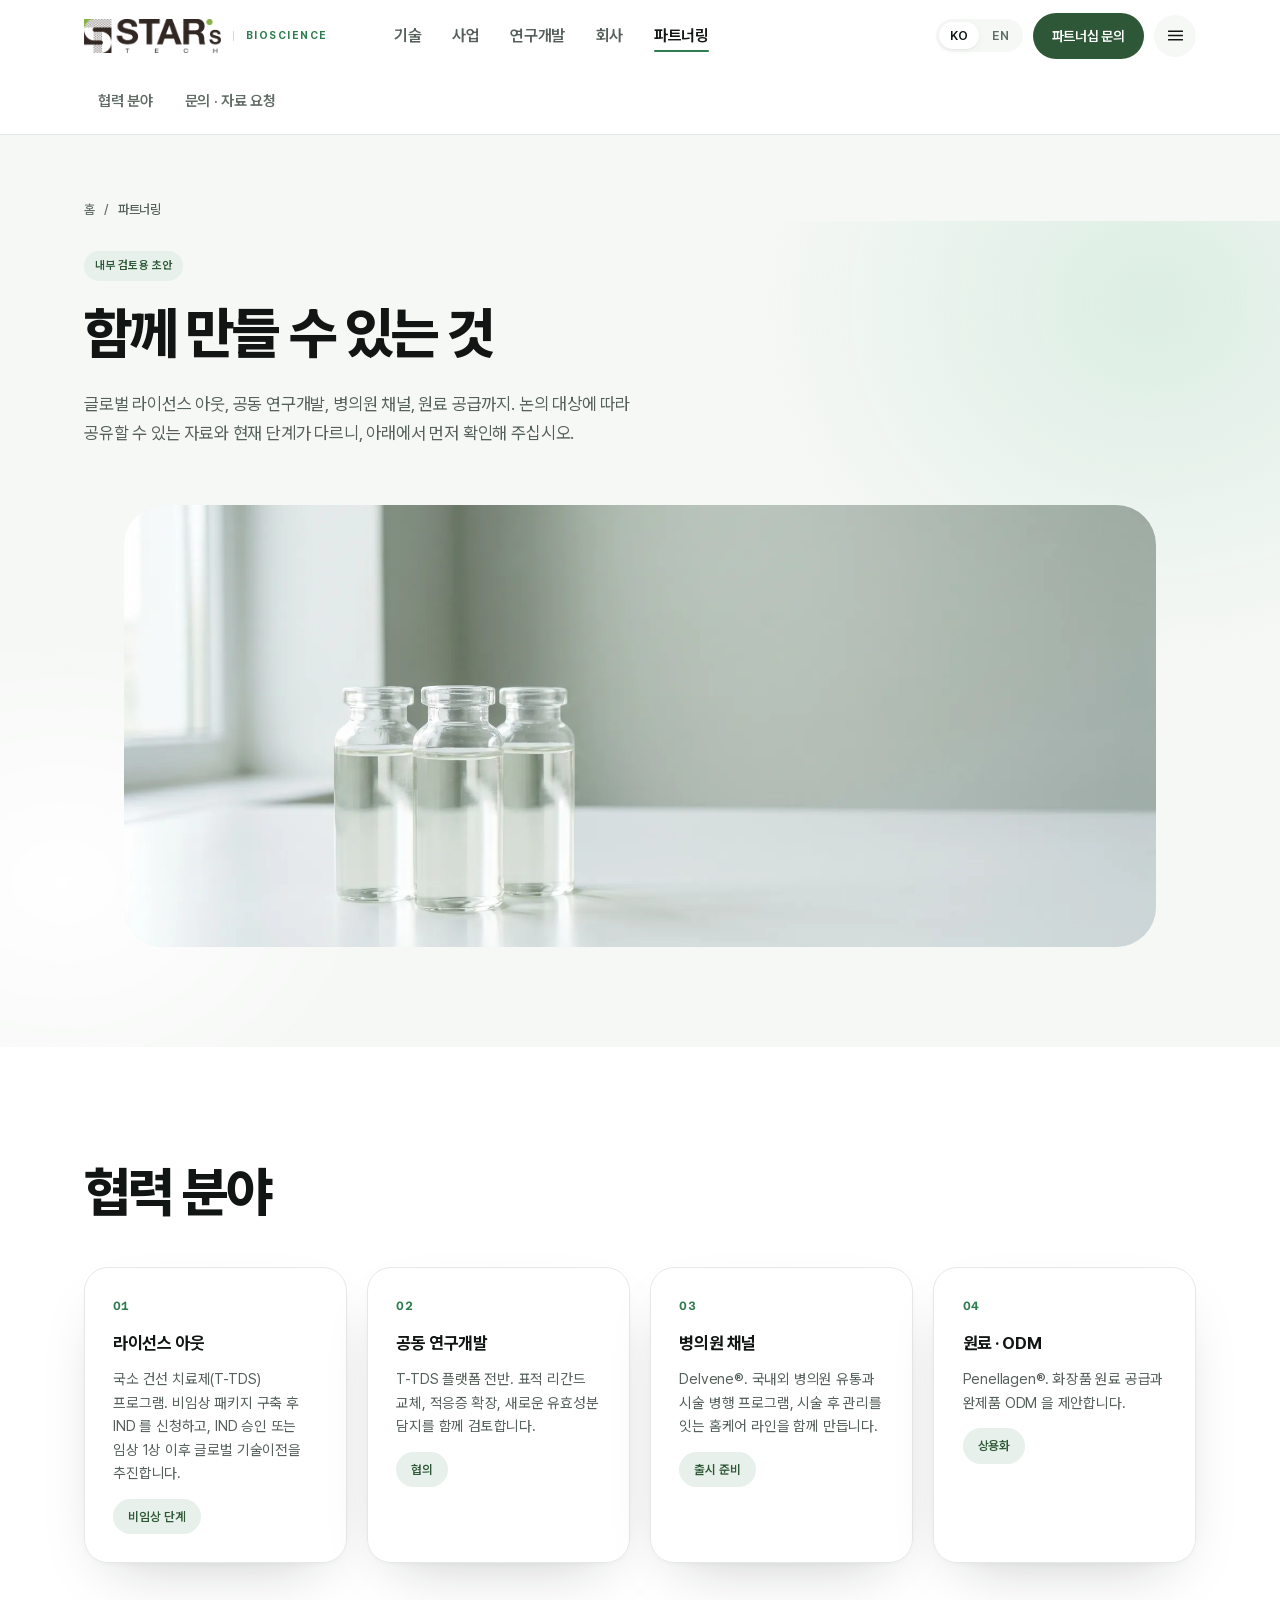
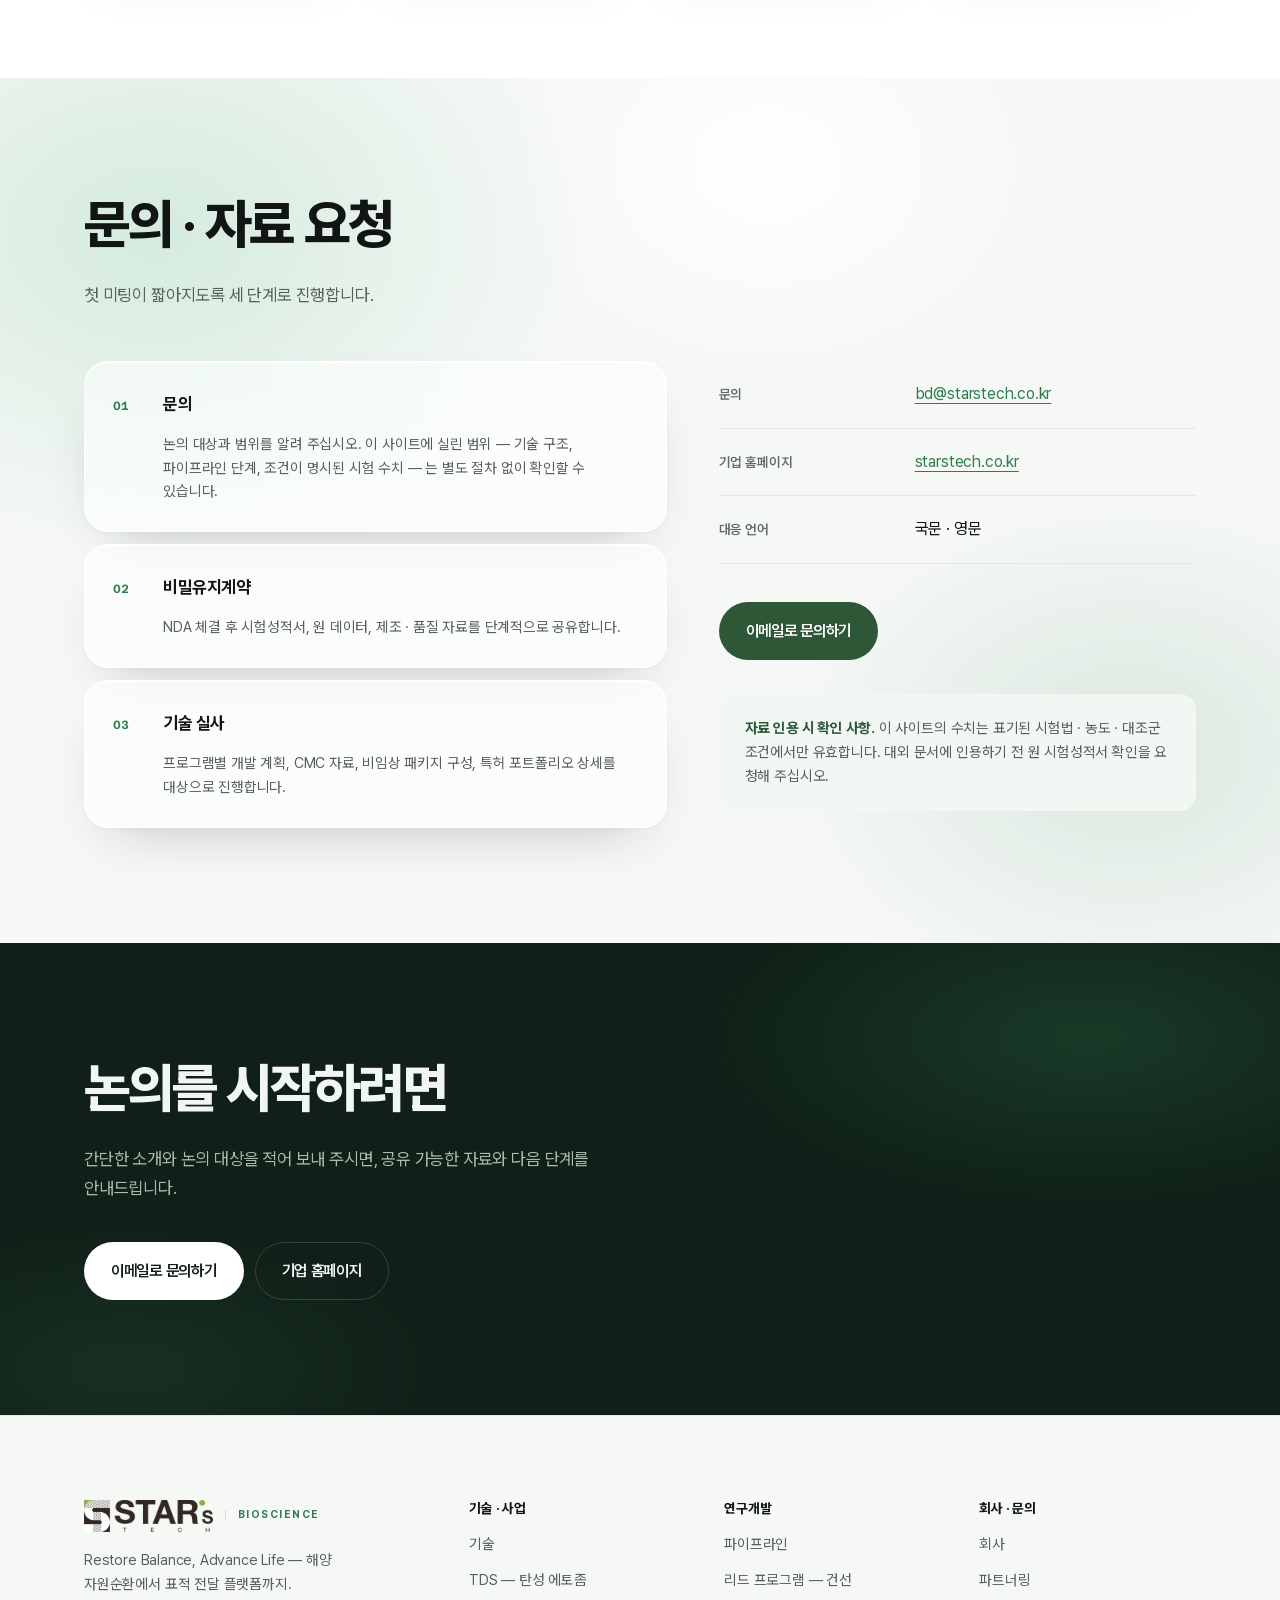
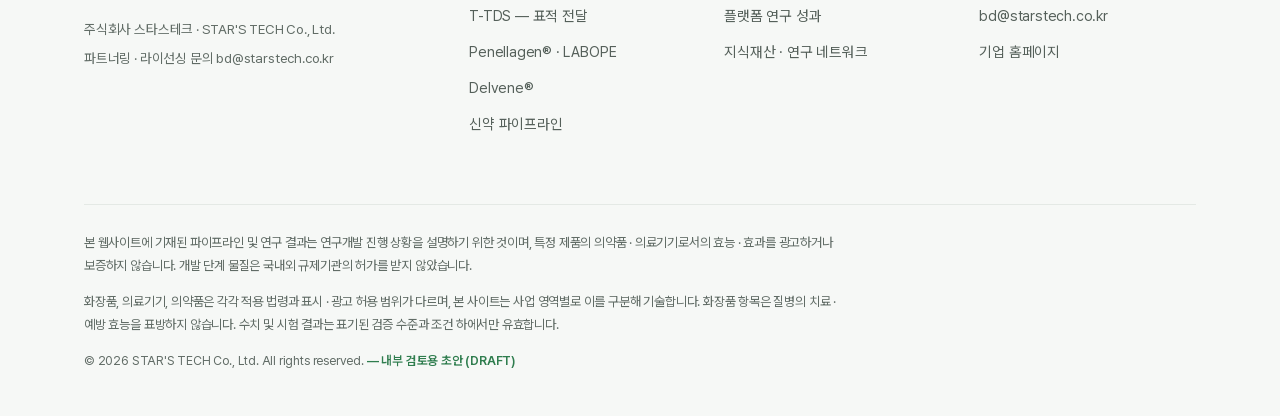
<file: contact.html>
<!DOCTYPE html>
<html lang="ko">
<head>
  <meta name="robots" content="noindex,nofollow">
<meta charset="utf-8">
<script>document.documentElement.className+=" js"</script>
<meta name="viewport" content="width=device-width,initial-scale=1">
<title>파트너링 — 함께 만들 수 있는 것 | STAR'S TECH Bioscience</title>
<meta name="description" content="글로벌 라이선스 아웃, 공동 연구개발, 병의원 채널, 원료 공급. 스타스테크 바이오사이언스와의 협력 분야와 문의 절차.">
<meta name="theme-color" content="#FFFFFF">
<link rel="stylesheet" href="css/style.css?v=b13534a">
</head>
<body data-page="contact">

<a class="skip" href="#doc" data-i18n="a11y.skip">본문으로 건너뛰기</a>

<!-- CHROME:GNB -->
<header class="gnb" id="gnb">
  <div class="gnb-in">
    <a class="brand" href="index.html" aria-label="STAR'S TECH Bioscience — 홈">
      <picture class="logo">
        <source srcset="assets/img/logo@2x.webp 2x, assets/img/logo@4x.webp 4x" type="image/webp">
        <img class="logo-d" src="assets/img/logo@2x.png" srcset="assets/img/logo@2x.png 2x, assets/img/logo@4x.png 4x" width="161" height="40" alt="STAR'S TECH" decoding="async">
      </picture>
      <picture class="logo logo-l">
        <source srcset="assets/img/logo-w@2x.webp 2x, assets/img/logo-w@4x.webp 4x" type="image/webp">
        <img src="assets/img/logo-w@2x.png" srcset="assets/img/logo-w@2x.png 2x, assets/img/logo-w@4x.png 4x" width="161" height="40" alt="" decoding="async">
      </picture>
      <span class="b">BIOSCIENCE</span>
    </a>
    <nav class="gnb-nav" id="gnbNav" aria-label="주 메뉴">
      <a href="technology.html" data-nav="technology" data-i18n="nav.tech">기술</a>
      <a href="business.html"   data-nav="business"   data-i18n="nav.biz">사업</a>
      <a href="rnd.html"        data-nav="rnd"        data-i18n="nav.rnd">연구개발</a>
      <a href="company.html"    data-nav="company"    data-i18n="nav.co">회사</a>
      <a href="contact.html"    data-nav="contact"    data-i18n="nav.cta">파트너링</a>
    </nav>
    <div class="gnb-act">
      <div class="lang" role="group" aria-label="Language">
        <button type="button" data-lang="ko" aria-pressed="true">KO</button>
        <button type="button" data-lang="en" aria-pressed="false">EN</button>
      </div>
      <a class="btn btn-solid btn-sm" href="contact.html" data-i18n="nav.inq">파트너십 문의</a>
      <button class="menu" id="menuBtn" aria-expanded="false" aria-controls="mega" aria-label="전체메뉴">
        <svg class="b" viewBox="0 0 16 16" fill="none" stroke="currentColor" stroke-width="1.4" aria-hidden="true"><path d="M1 4h14M1 8h14M1 12h14"/></svg>
        <svg class="x" viewBox="0 0 16 16" fill="none" stroke="currentColor" stroke-width="1.4" aria-hidden="true"><path d="M3 3l10 10M13 3L3 13"/></svg>
      </button>
    </div>
  </div>
  <div class="mega" id="mega" hidden>
    <div class="mega-in">
      <div class="mcol" data-col="technology">
        <a class="mh" href="technology.html"><span data-i18n="nav.tech">기술</span></a>
        <ul>
          <li><a href="technology.html#platform" data-i18n="nav.t1">전달 플랫폼</a></li>
          <li><a href="technology.html#tds" data-i18n="nav.t2">TDS — 탄성 에토좀</a></li>
          <li><a href="technology.html#ttds" data-i18n="nav.t3">T-TDS — 표적 전달</a></li>
          <li><a href="technology.html#expand" data-i18n="nav.t4">확장성</a></li>
        </ul>
      </div>
      <div class="mcol" data-col="business">
        <a class="mh" href="business.html"><span data-i18n="nav.biz">사업</span></a>
        <ul>
          <li><a href="business.html#cosmetic" data-i18n="nav.b1">Penellagen® · LABOPE</a></li>
          <li><a href="business.html#booster" data-i18n="nav.b2">Delvene®</a></li>
          <li><a href="business.html#therapeutics" data-i18n="nav.b3">신약 파이프라인</a></li>
        </ul>
      </div>
      <div class="mcol" data-col="rnd">
        <a class="mh" href="rnd.html"><span data-i18n="nav.rnd">연구개발</span></a>
        <ul>
          <li><a href="rnd.html#pipeline" data-i18n="nav.r1">파이프라인</a></li>
          <li><a href="rnd.html#lead" data-i18n="nav.r2">리드 프로그램 — 건선</a></li>
          <li><a href="rnd.html#evidence" data-i18n="nav.r3">플랫폼 연구 성과</a></li>
          <li><a href="rnd.html#ip" data-i18n="nav.r4">지식재산 · 연구 네트워크</a></li>
        </ul>
      </div>
      <div class="mcol" data-col="company">
        <a class="mh" href="company.html"><span data-i18n="nav.co">회사</span></a>
        <ul>
          <li><a href="company.html#story" data-i18n="nav.c1">회사 소개</a></li>
          <li><a href="company.html#milestones" data-i18n="nav.c2">걸어온 길</a></li>
          <li><a href="company.html#metrics" data-i18n="nav.c3">한눈에 보기</a></li>
        </ul>
      </div>
      <div class="mcol" data-col="contact">
        <a class="mh" href="contact.html"><span data-i18n="nav.cta">파트너링</span></a>
        <ul>
          <li><a href="contact.html#scope" data-i18n="nav.p1">협력 분야</a></li>
          <li><a href="contact.html#inquiry" data-i18n="nav.p2">문의 · 자료 요청</a></li>
          <li><a href="https://starstech.co.kr" target="_blank" rel="noopener" data-i18n="nav.p3">기업 홈페이지</a></li>
        </ul>
      </div>
    </div>
  </div>
</header>
<!-- /CHROME:GNB -->

<aside class="rail" aria-label="페이지 색인">
  <nav class="rail-nav" id="railNav">
    <a href="#scope"><span data-i18n="nav.p1">협력 분야</span></a>
    <a href="#inquiry"><span data-i18n="nav.p2">문의 · 자료 요청</span></a>
  </nav>
</aside>

<nav class="crumb" aria-label="현재 위치">
  <div class="wrap">
    <a href="index.html" data-i18n="crumb.home">홈</a>
    <span class="sep" aria-hidden="true">/</span>
    <span class="cur" data-i18n="nav.cta">파트너링</span>
  </div>
</nav>

<main id="doc">
<section class="sec phero" id="top">
  <div class="wrap">
    <div class="doc-head" data-rv><span><b data-i18n="cov.draft">내부 검토용 초안</b></span></div>
    <h1 class="ph-t" data-rv data-i18n="pt.h1">함께 만들 수 있는 것</h1>
    <p class="hero-lead" data-rv data-i18n="pt.lead">글로벌 라이선스 아웃, 공동 연구개발, 병의원 채널, 원료 공급까지. 논의 대상에 따라 공유할 수 있는 자료와 현재 단계가 다르니, 아래에서 먼저 확인해 주십시오.</p>
    <figure class="band" data-rv>
      <div class="im"><img src="assets/img/partner.webp" width="1920" height="1072" alt="흰 지면 위의 유리 바이알" fetchpriority="high"></div>
    </figure>
  </div>
</section>

<section class="sec" id="scope">
  <div class="wrap">
    <h2 class="h2" data-rv data-i18n="pt.sc.h">협력 분야</h2>
    <div class="steps four" data-rv>
      <div class="step"><i>01</i><b data-i18n="cta.s1b">라이선스 아웃</b><p data-i18n="pt.sc.1">국소 건선 치료제(T-TDS) 프로그램. 비임상 패키지 구축 후 IND 를 신청하고, IND 승인 또는 임상 1상 이후 글로벌 기술이전을 추진합니다.</p><span class="reg" data-i18n="st.pre">비임상 단계</span></div>
      <div class="step"><i>02</i><b data-i18n="cta.s2b">공동 연구개발</b><p data-i18n="pt.sc.2">T-TDS 플랫폼 전반. 표적 리간드 교체, 적응증 확장, 새로운 유효성분 담지를 함께 검토합니다.</p><span class="reg" data-i18n="st.talk">협의</span></div>
      <div class="step"><i>03</i><b data-i18n="cta.s3b">병의원 채널</b><p data-i18n="pt.sc.3">Delvene®. 국내외 병의원 유통과 시술 병행 프로그램, 시술 후 관리를 잇는 홈케어 라인을 함께 만듭니다.</p><span class="reg" data-i18n="st.prep">출시 준비</span></div>
      <div class="step"><i>04</i><b data-i18n="cta.s4b">원료 · ODM</b><p data-i18n="pt.sc.4">Penellagen®. 화장품 원료 공급과 완제품 ODM 을 제안합니다.</p><span class="reg" data-i18n="st.mkt">상용화</span></div>
    </div>
  </div>
</section>

<section class="sec" id="inquiry" data-ground="aurora">
  <div class="wrap">
    <h2 class="h2" data-rv data-i18n="pt.in.h">문의 · 자료 요청</h2>
    <p class="lead" data-rv data-i18n="pt.in.lead">첫 미팅이 짧아지도록 세 단계로 진행합니다.</p>
    <div class="contact-grid" data-rv>
      <div class="steps flush">
        <div class="step"><i>01</i><b data-i18n="pt.in.1b">문의</b><p data-i18n="pt.in.1">논의 대상과 범위를 알려 주십시오. 이 사이트에 실린 범위 — 기술 구조, 파이프라인 단계, 조건이 명시된 시험 수치 — 는 별도 절차 없이 확인할 수 있습니다.</p></div>
        <div class="step"><i>02</i><b data-i18n="pt.in.2b">비밀유지계약</b><p data-i18n="pt.in.2">NDA 체결 후 시험성적서, 원 데이터, 제조 · 품질 자료를 단계적으로 공유합니다.</p></div>
        <div class="step"><i>03</i><b data-i18n="pt.in.3b">기술 실사</b><p data-i18n="pt.in.3">프로그램별 개발 계획, CMC 자료, 비임상 패키지 구성, 특허 포트폴리오 상세를 대상으로 진행합니다.</p></div>
      </div>
      <div>
        <div class="def flush">
          <div><span class="k" data-i18n="pt.k1">문의</span><span class="v"><a href="mailto:bd@starstech.co.kr">bd@starstech.co.kr</a></span></div>
          <div><span class="k" data-i18n="pt.k2">기업 홈페이지</span><span class="v"><a href="https://starstech.co.kr" target="_blank" rel="noopener">starstech.co.kr</a></span></div>
          <div><span class="k" data-i18n="pt.k3">대응 언어</span><span class="v" data-i18n="pt.v3">국문 · 영문</span></div>
        </div>
        <div class="hero-act act-gap">
          <a class="btn btn-solid" href="mailto:bd@starstech.co.kr" data-i18n="cta.mail">이메일로 문의하기</a>
        </div>
        <div class="note"><b data-i18n="pt.nb">자료 인용 시 확인 사항.</b> <span data-i18n="pt.n">이 사이트의 수치는 표기된 시험법 · 농도 · 대조군 조건에서만 유효합니다. 대외 문서에 인용하기 전 원 시험성적서 확인을 요청해 주십시오.</span></div>
      </div>
    </div>
  </div>
</section>

<section class="sec" id="next" data-t="dark">
  <div class="wrap">
    <h2 class="h2" data-rv data-i18n="pt.next.h">논의를 시작하려면</h2>
    <p class="lead" data-rv data-i18n="pt.next.lead">간단한 소개와 논의 대상을 적어 보내 주시면, 공유 가능한 자료와 다음 단계를 안내드립니다.</p>
    <div class="hero-act act-gap" data-rv>
      <a class="btn btn-solid" href="mailto:bd@starstech.co.kr" data-i18n="cta.mail">이메일로 문의하기</a>
      <a class="btn btn-line" href="https://starstech.co.kr" target="_blank" rel="noopener" data-i18n="nav.p3">기업 홈페이지</a>
    </div>
  </div>
</section>
</main>

<!-- CHROME:FOOT -->
<footer class="foot">
  <div class="wrap">
    <div class="foot-grid">
      <div>
        <a class="brand" href="index.html" aria-label="STAR'S TECH Bioscience — 홈">
          <picture class="logo">
            <source srcset="assets/img/logo@2x.webp 2x, assets/img/logo@4x.webp 4x" type="image/webp">
            <img src="assets/img/logo@2x.png" srcset="assets/img/logo@2x.png 2x, assets/img/logo@4x.png 4x" width="161" height="40" alt="STAR'S TECH" loading="lazy" decoding="async">
          </picture>
          <span class="b">BIOSCIENCE</span>
        </a>
        <p class="foot-tag" data-i18n="foot.tag">Restore Balance, Advance Life — 해양 자원순환에서 표적 전달 플랫폼까지.</p>
        <div class="foot-org">
          <span data-i18n="foot.co">주식회사 스타스테크 · STAR'S TECH Co., Ltd.</span>
          <span data-i18n="foot.bd">파트너링 · 라이선싱 문의 bd@starstech.co.kr</span>
        </div>
      </div>
      <div>
        <h4 data-i18n="foot.m1">기술 · 사업</h4>
        <ul>
          <li><a href="technology.html" data-i18n="nav.tech">기술</a></li>
          <li><a href="technology.html#tds" data-i18n="nav.t2">TDS — 탄성 에토좀</a></li>
          <li><a href="technology.html#ttds" data-i18n="nav.t3">T-TDS — 표적 전달</a></li>
          <li><a href="business.html#cosmetic" data-i18n="nav.b1">Penellagen® · LABOPE</a></li>
          <li><a href="business.html#booster" data-i18n="nav.b2">Delvene®</a></li>
          <li><a href="business.html#therapeutics" data-i18n="nav.b3">신약 파이프라인</a></li>
        </ul>
      </div>
      <div>
        <h4 data-i18n="foot.m2">연구개발</h4>
        <ul>
          <li><a href="rnd.html#pipeline" data-i18n="nav.r1">파이프라인</a></li>
          <li><a href="rnd.html#lead" data-i18n="nav.r2">리드 프로그램 — 건선</a></li>
          <li><a href="rnd.html#evidence" data-i18n="nav.r3">플랫폼 연구 성과</a></li>
          <li><a href="rnd.html#ip" data-i18n="nav.r4">지식재산 · 연구 네트워크</a></li>
        </ul>
      </div>
      <div>
        <h4 data-i18n="foot.m3">회사 · 문의</h4>
        <ul>
          <li><a href="company.html" data-i18n="nav.co">회사</a></li>
          <li><a href="contact.html" data-i18n="nav.cta">파트너링</a></li>
          <li><a href="mailto:bd@starstech.co.kr">bd@starstech.co.kr</a></li>
          <li><a href="https://starstech.co.kr" target="_blank" rel="noopener" data-i18n="nav.p3">기업 홈페이지</a></li>
        </ul>
      </div>
    </div>
    <div class="disc">
      <p data-i18n="foot.d1">본 웹사이트에 기재된 파이프라인 및 연구 결과는 연구개발 진행 상황을 설명하기 위한 것이며, 특정 제품의 의약품 · 의료기기로서의 효능 · 효과를 광고하거나 보증하지 않습니다. 개발 단계 물질은 국내외 규제기관의 허가를 받지 않았습니다.</p>
      <p data-i18n="foot.d2">화장품, 의료기기, 의약품은 각각 적용 법령과 표시 · 광고 허용 범위가 다르며, 본 사이트는 사업 영역별로 이를 구분해 기술합니다. 화장품 항목은 질병의 치료 · 예방 효능을 표방하지 않습니다. 수치 및 시험 결과는 표기된 검증 수준과 조건 하에서만 유효합니다.</p>
      <p class="co">© 2026 STAR'S TECH Co., Ltd. All rights reserved. <em data-i18n="foot.draft">— 내부 검토용 초안 (DRAFT)</em></p>
    </div>
  </div>
</footer>
<!-- /CHROME:FOOT -->

<script src="js/i18n.js?v=b13534a" defer></script>
<script src="js/main.js?v=b13534a" defer></script>
</body>
</html>
</file>
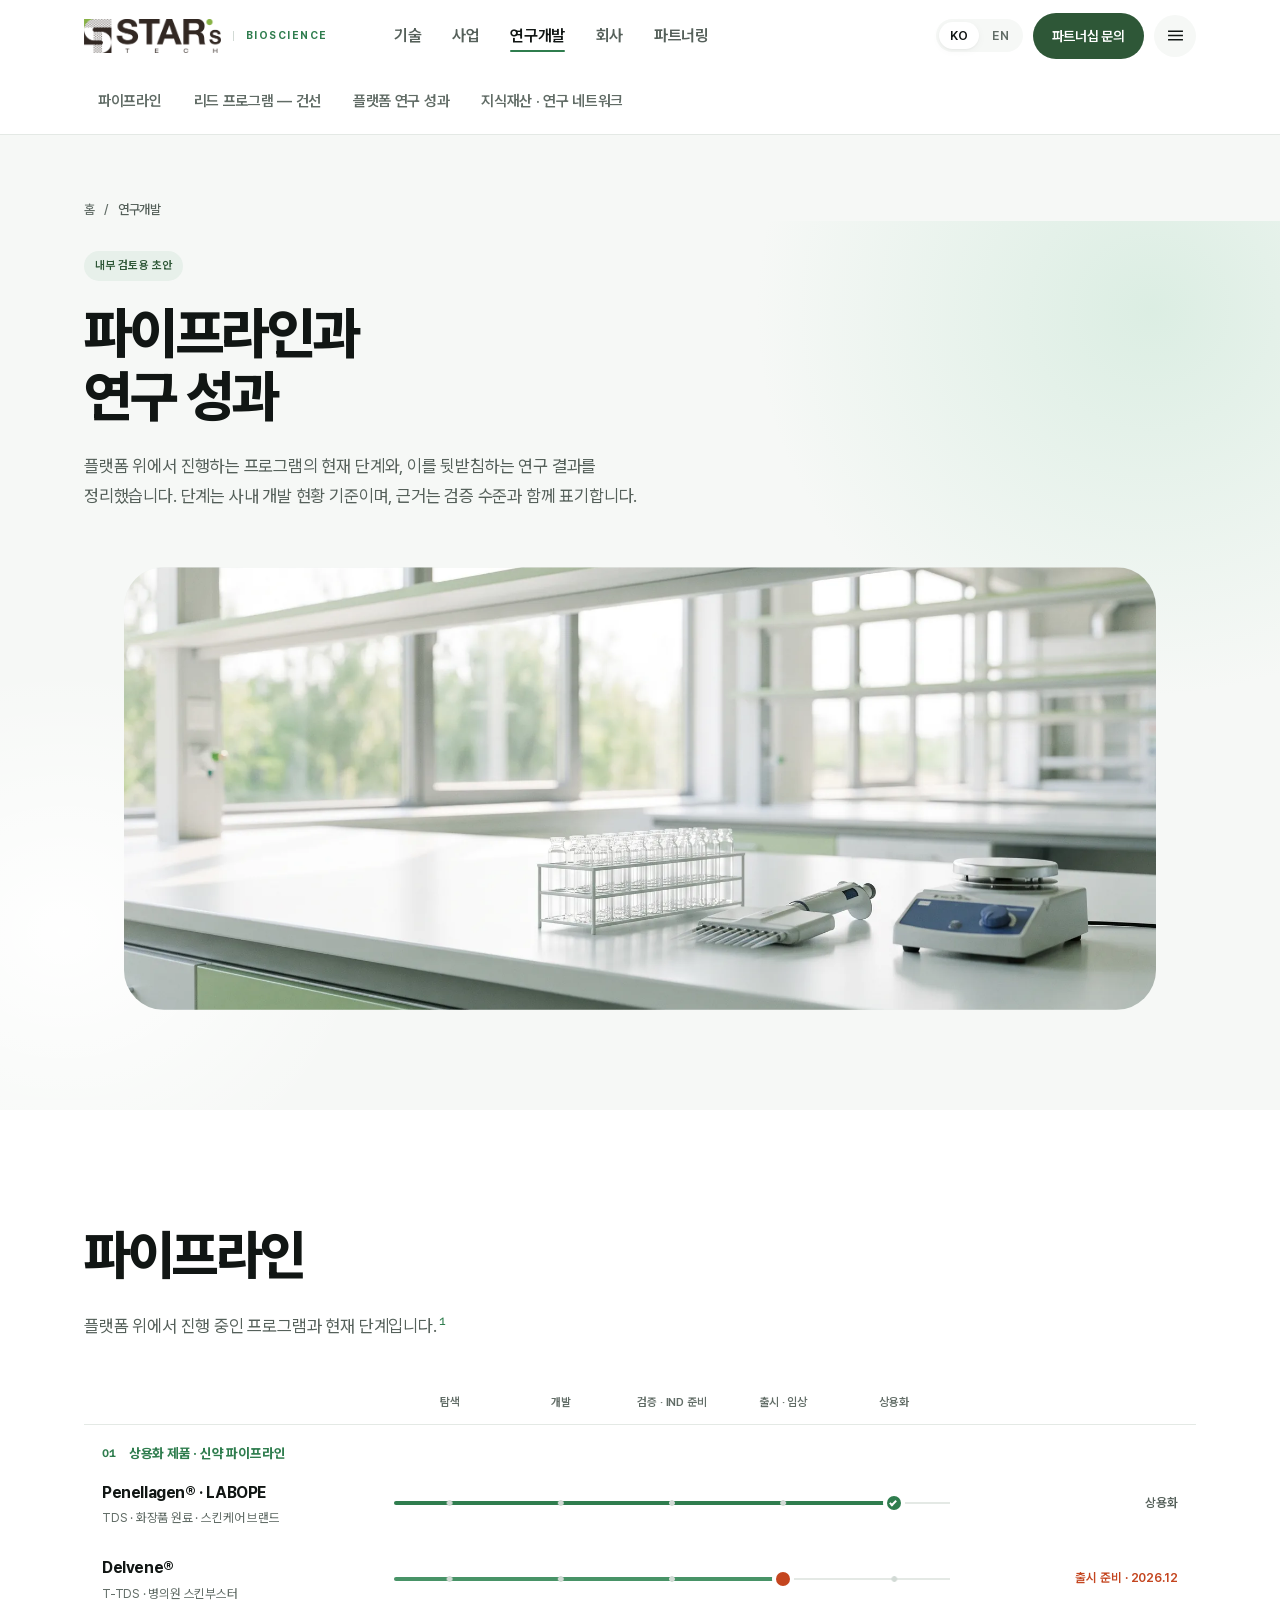
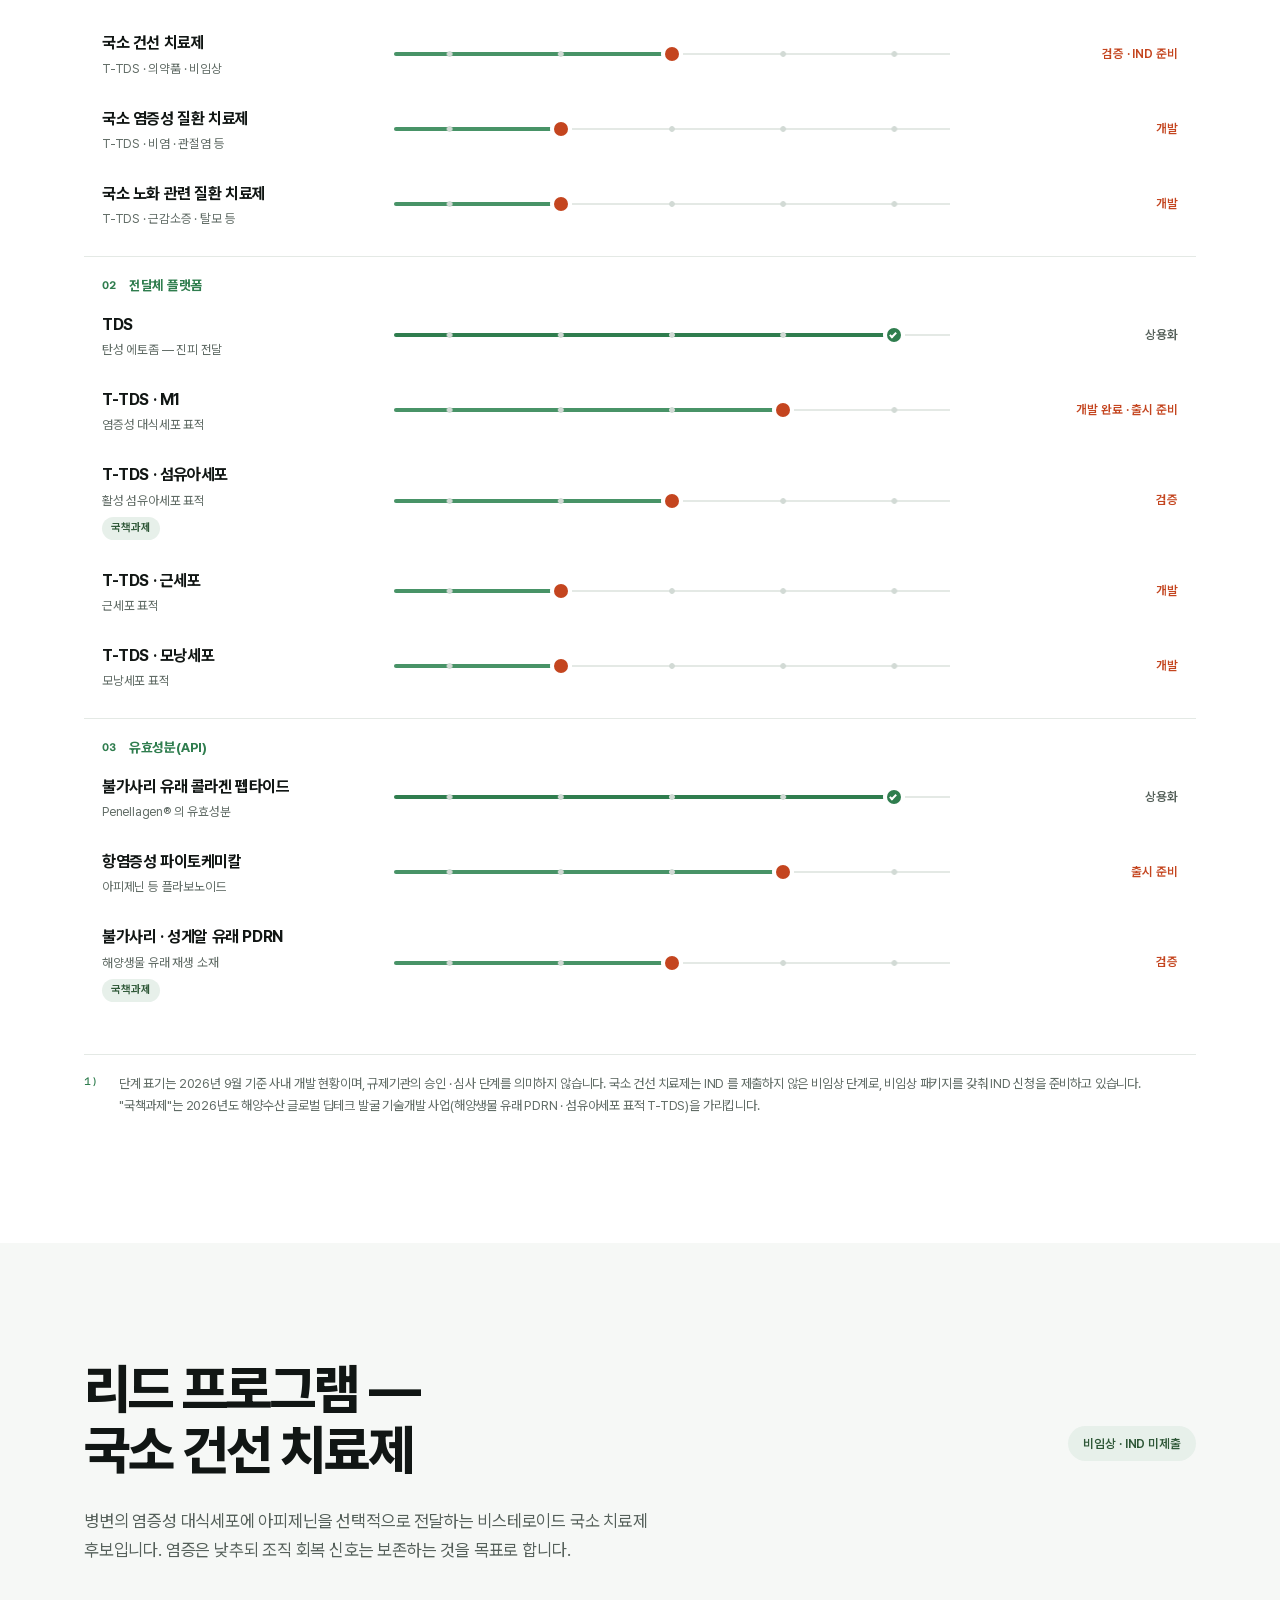
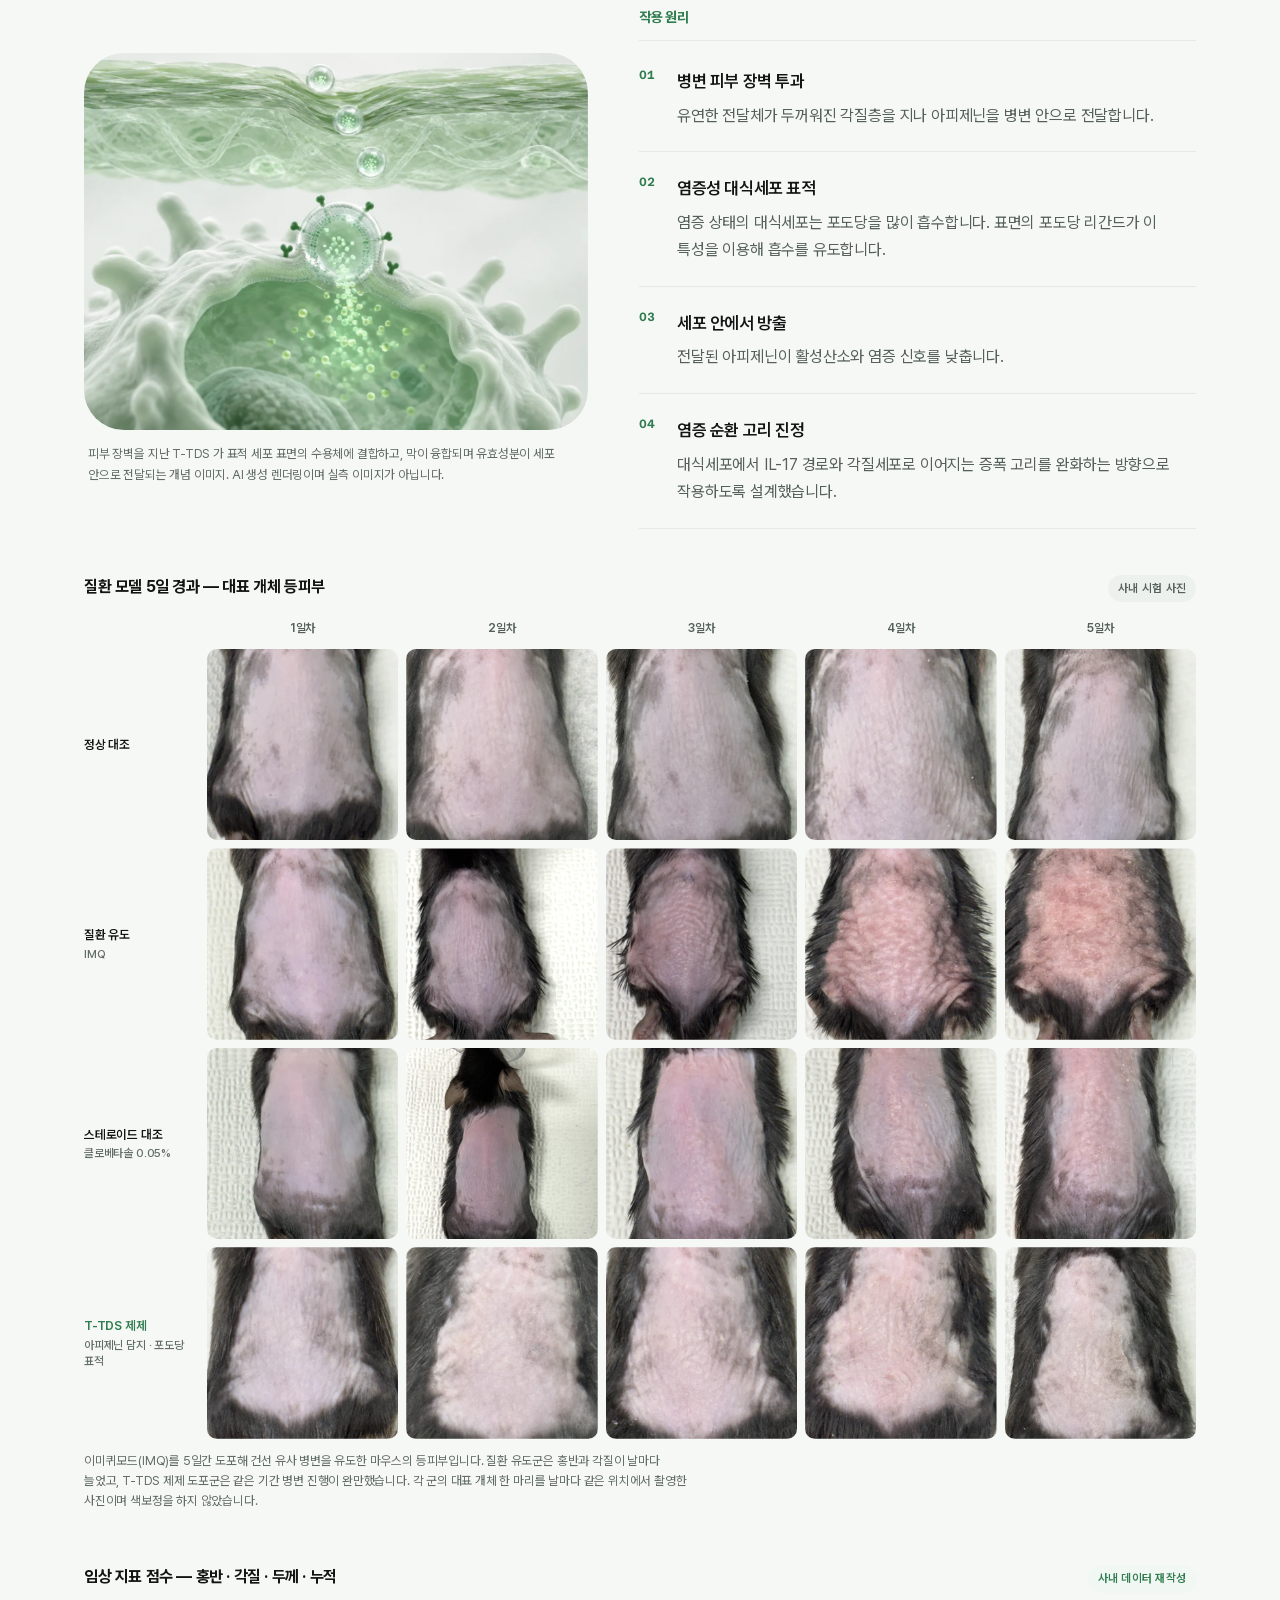
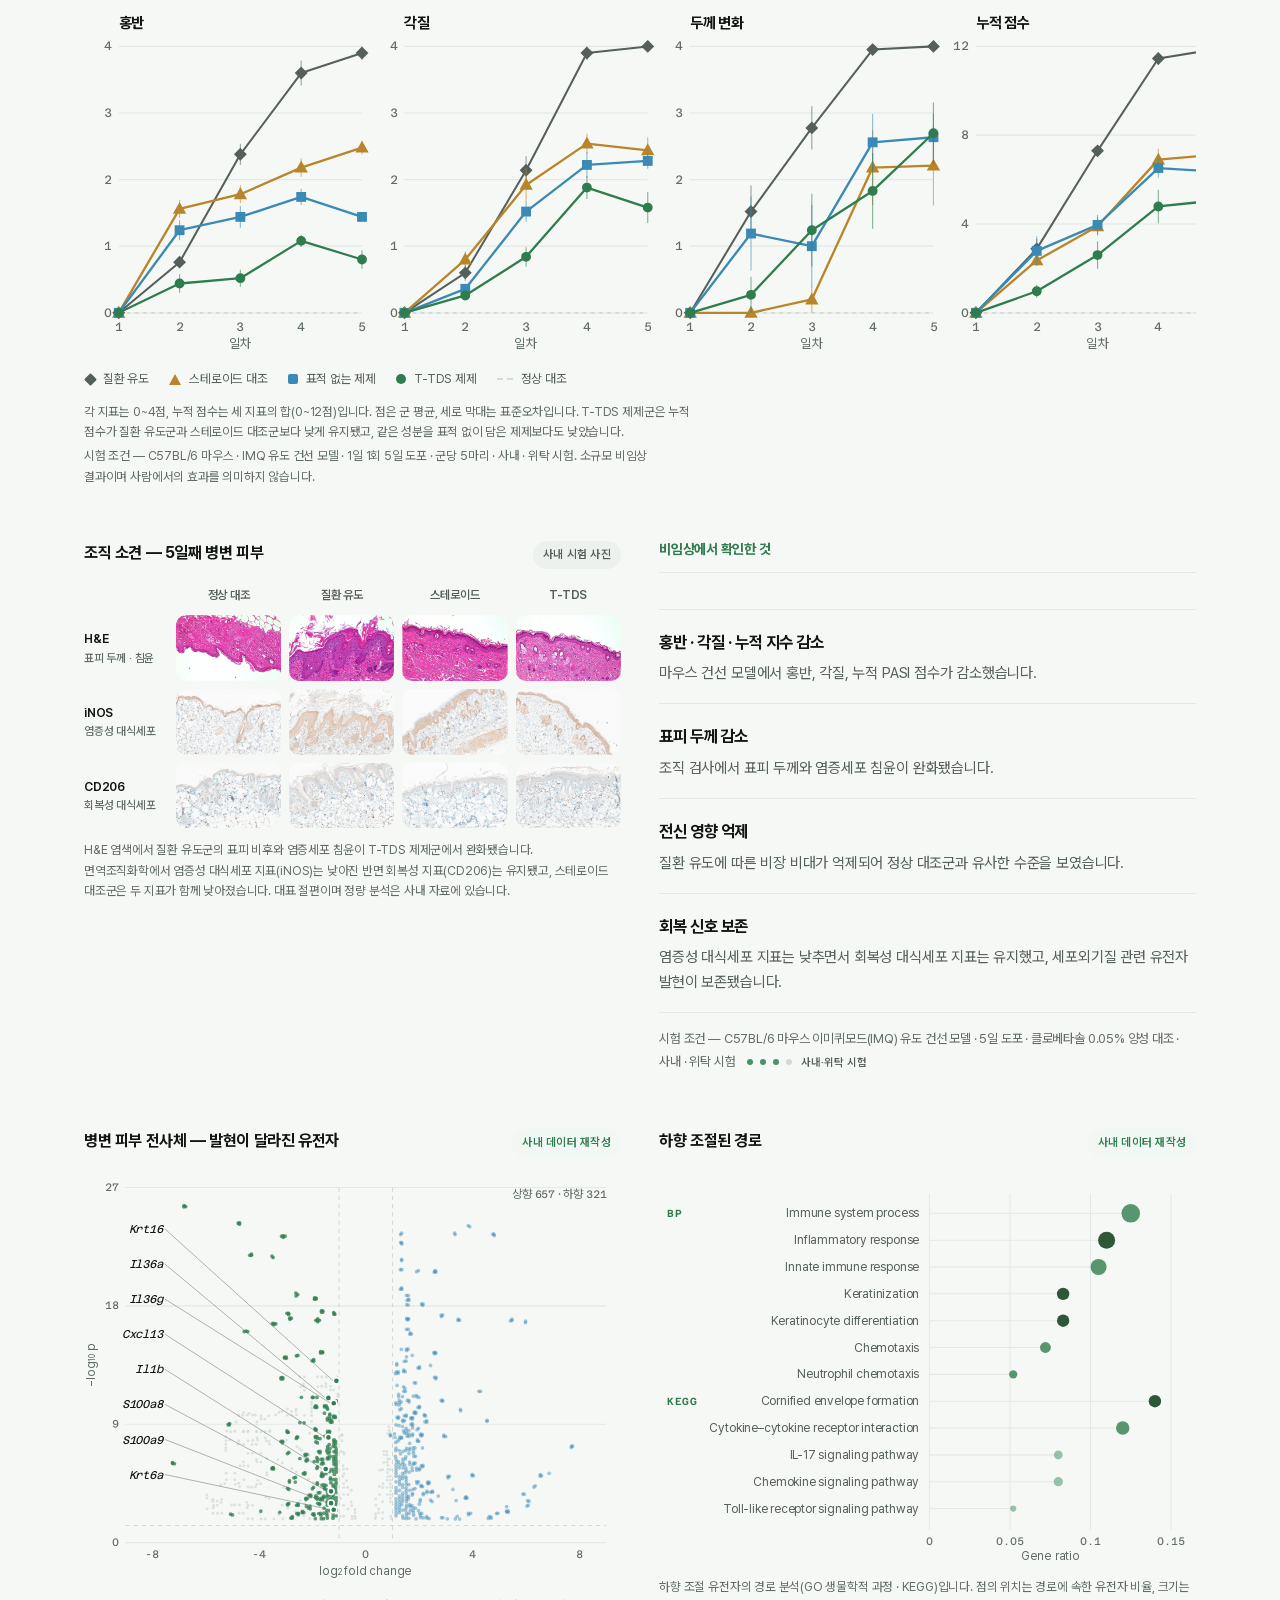
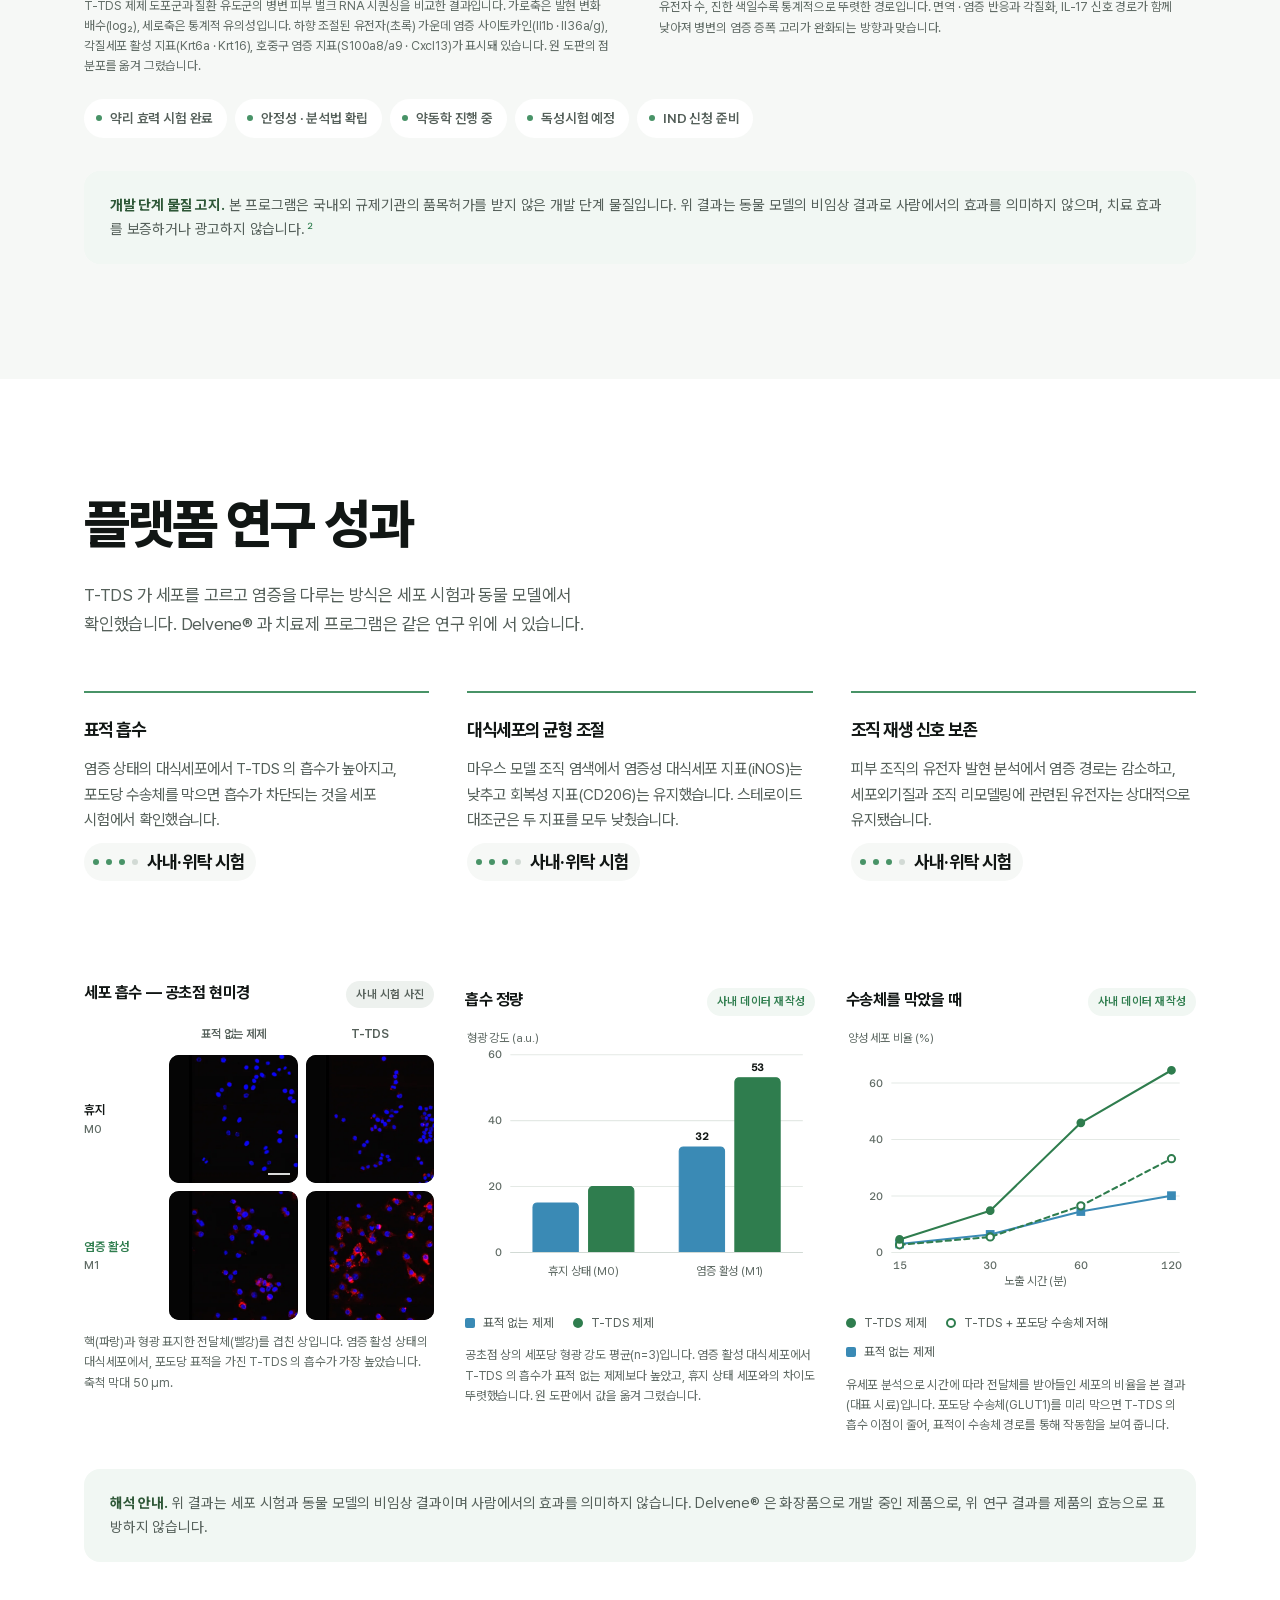
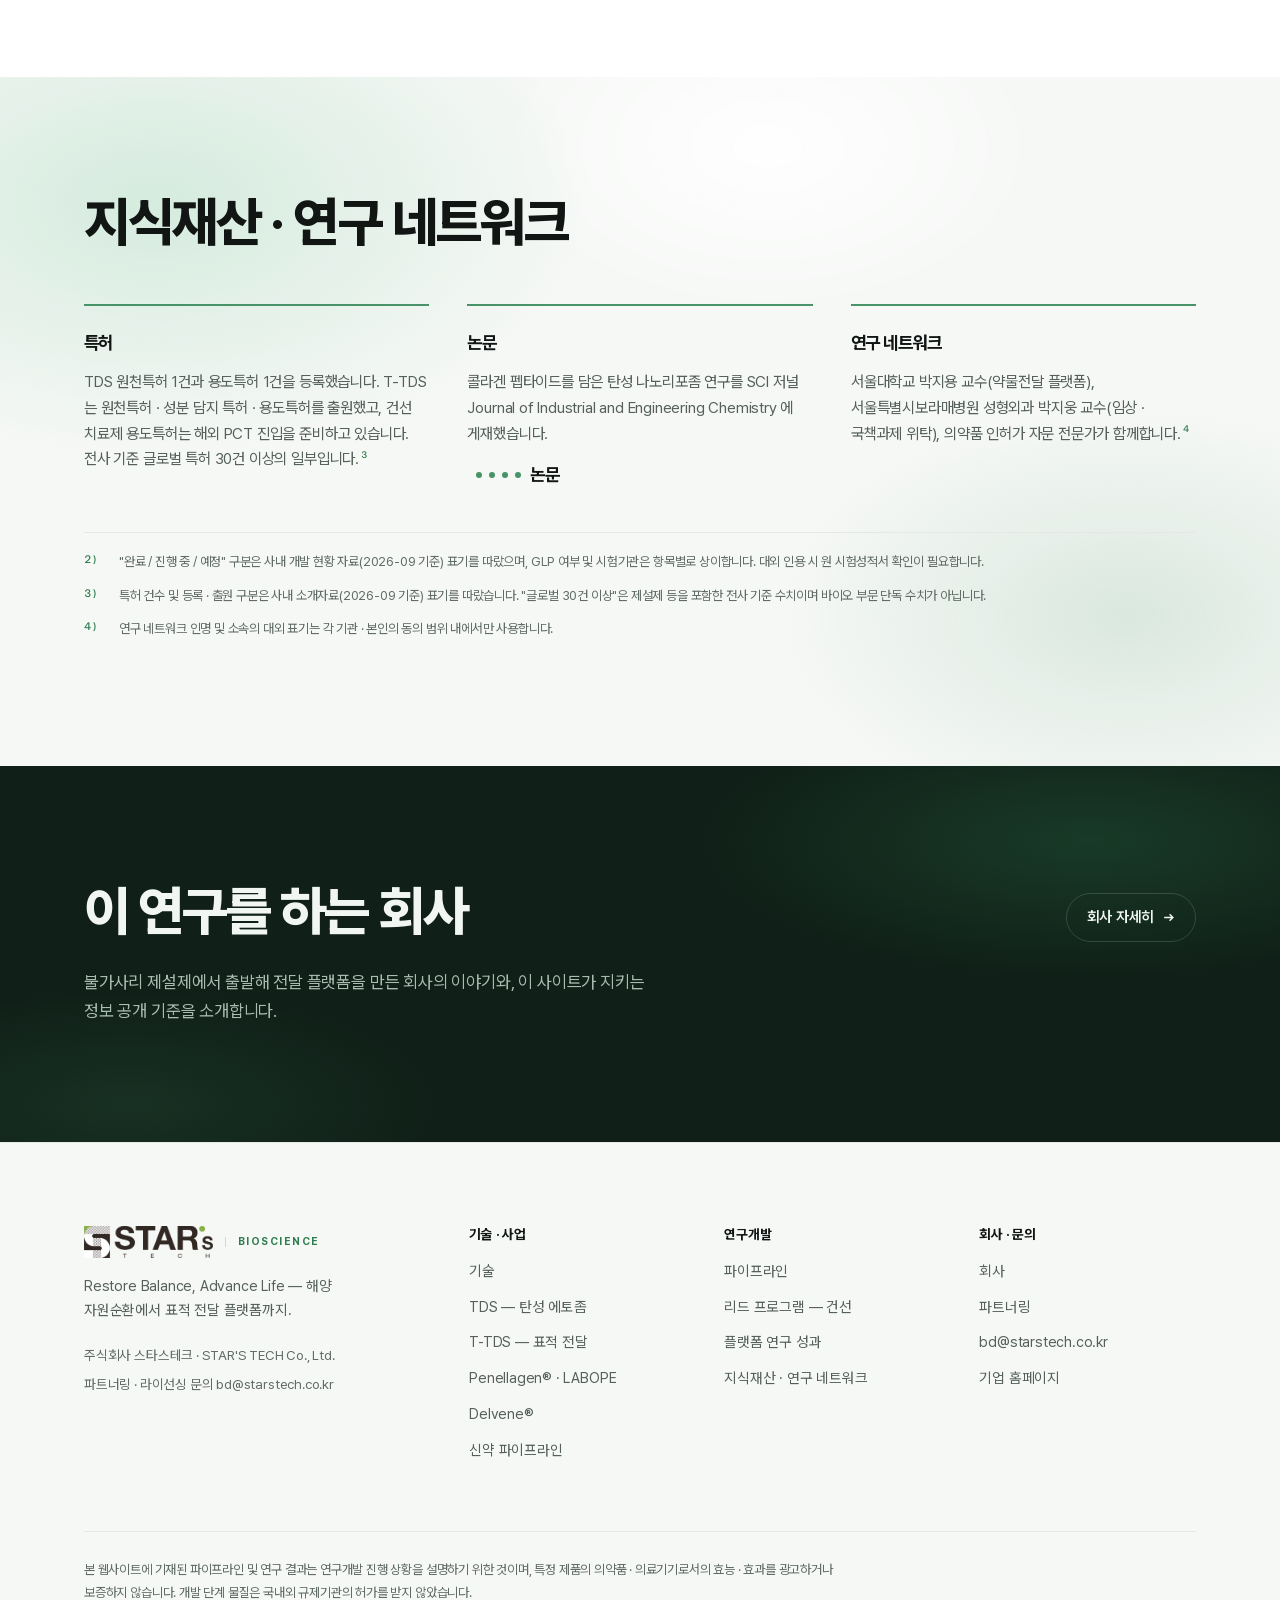
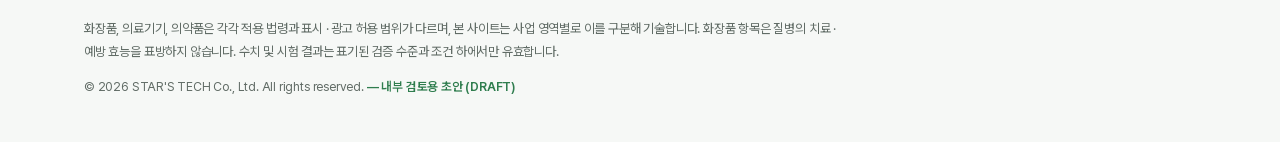
<file: rnd.html>
<!DOCTYPE html>
<html lang="ko">
<head>
  <meta name="robots" content="noindex,nofollow">
<meta charset="utf-8">
<script>document.documentElement.className+=" js"</script>
<meta name="viewport" content="width=device-width,initial-scale=1">
<title>연구개발 — 파이프라인과 연구 성과 | STAR'S TECH Bioscience</title>
<meta name="description" content="T-TDS 플랫폼 위의 프로그램별 개발 단계, 리드 프로그램 국소 건선 치료제의 비임상 결과, 플랫폼 연구 성과와 지식재산. 스타스테크 바이오사이언스 연구개발.">
<meta name="theme-color" content="#FFFFFF">
<link rel="stylesheet" href="css/style.css?v=b13534a">
</head>
<body data-page="rnd">

<a class="skip" href="#doc" data-i18n="a11y.skip">본문으로 건너뛰기</a>

<!-- CHROME:GNB -->
<header class="gnb" id="gnb">
  <div class="gnb-in">
    <a class="brand" href="index.html" aria-label="STAR'S TECH Bioscience — 홈">
      <picture class="logo">
        <source srcset="assets/img/logo@2x.webp 2x, assets/img/logo@4x.webp 4x" type="image/webp">
        <img class="logo-d" src="assets/img/logo@2x.png" srcset="assets/img/logo@2x.png 2x, assets/img/logo@4x.png 4x" width="161" height="40" alt="STAR'S TECH" decoding="async">
      </picture>
      <picture class="logo logo-l">
        <source srcset="assets/img/logo-w@2x.webp 2x, assets/img/logo-w@4x.webp 4x" type="image/webp">
        <img src="assets/img/logo-w@2x.png" srcset="assets/img/logo-w@2x.png 2x, assets/img/logo-w@4x.png 4x" width="161" height="40" alt="" decoding="async">
      </picture>
      <span class="b">BIOSCIENCE</span>
    </a>
    <nav class="gnb-nav" id="gnbNav" aria-label="주 메뉴">
      <a href="technology.html" data-nav="technology" data-i18n="nav.tech">기술</a>
      <a href="business.html"   data-nav="business"   data-i18n="nav.biz">사업</a>
      <a href="rnd.html"        data-nav="rnd"        data-i18n="nav.rnd">연구개발</a>
      <a href="company.html"    data-nav="company"    data-i18n="nav.co">회사</a>
      <a href="contact.html"    data-nav="contact"    data-i18n="nav.cta">파트너링</a>
    </nav>
    <div class="gnb-act">
      <div class="lang" role="group" aria-label="Language">
        <button type="button" data-lang="ko" aria-pressed="true">KO</button>
        <button type="button" data-lang="en" aria-pressed="false">EN</button>
      </div>
      <a class="btn btn-solid btn-sm" href="contact.html" data-i18n="nav.inq">파트너십 문의</a>
      <button class="menu" id="menuBtn" aria-expanded="false" aria-controls="mega" aria-label="전체메뉴">
        <svg class="b" viewBox="0 0 16 16" fill="none" stroke="currentColor" stroke-width="1.4" aria-hidden="true"><path d="M1 4h14M1 8h14M1 12h14"/></svg>
        <svg class="x" viewBox="0 0 16 16" fill="none" stroke="currentColor" stroke-width="1.4" aria-hidden="true"><path d="M3 3l10 10M13 3L3 13"/></svg>
      </button>
    </div>
  </div>
  <div class="mega" id="mega" hidden>
    <div class="mega-in">
      <div class="mcol" data-col="technology">
        <a class="mh" href="technology.html"><span data-i18n="nav.tech">기술</span></a>
        <ul>
          <li><a href="technology.html#platform" data-i18n="nav.t1">전달 플랫폼</a></li>
          <li><a href="technology.html#tds" data-i18n="nav.t2">TDS — 탄성 에토좀</a></li>
          <li><a href="technology.html#ttds" data-i18n="nav.t3">T-TDS — 표적 전달</a></li>
          <li><a href="technology.html#expand" data-i18n="nav.t4">확장성</a></li>
        </ul>
      </div>
      <div class="mcol" data-col="business">
        <a class="mh" href="business.html"><span data-i18n="nav.biz">사업</span></a>
        <ul>
          <li><a href="business.html#cosmetic" data-i18n="nav.b1">Penellagen® · LABOPE</a></li>
          <li><a href="business.html#booster" data-i18n="nav.b2">Delvene®</a></li>
          <li><a href="business.html#therapeutics" data-i18n="nav.b3">신약 파이프라인</a></li>
        </ul>
      </div>
      <div class="mcol" data-col="rnd">
        <a class="mh" href="rnd.html"><span data-i18n="nav.rnd">연구개발</span></a>
        <ul>
          <li><a href="rnd.html#pipeline" data-i18n="nav.r1">파이프라인</a></li>
          <li><a href="rnd.html#lead" data-i18n="nav.r2">리드 프로그램 — 건선</a></li>
          <li><a href="rnd.html#evidence" data-i18n="nav.r3">플랫폼 연구 성과</a></li>
          <li><a href="rnd.html#ip" data-i18n="nav.r4">지식재산 · 연구 네트워크</a></li>
        </ul>
      </div>
      <div class="mcol" data-col="company">
        <a class="mh" href="company.html"><span data-i18n="nav.co">회사</span></a>
        <ul>
          <li><a href="company.html#story" data-i18n="nav.c1">회사 소개</a></li>
          <li><a href="company.html#milestones" data-i18n="nav.c2">걸어온 길</a></li>
          <li><a href="company.html#metrics" data-i18n="nav.c3">한눈에 보기</a></li>
        </ul>
      </div>
      <div class="mcol" data-col="contact">
        <a class="mh" href="contact.html"><span data-i18n="nav.cta">파트너링</span></a>
        <ul>
          <li><a href="contact.html#scope" data-i18n="nav.p1">협력 분야</a></li>
          <li><a href="contact.html#inquiry" data-i18n="nav.p2">문의 · 자료 요청</a></li>
          <li><a href="https://starstech.co.kr" target="_blank" rel="noopener" data-i18n="nav.p3">기업 홈페이지</a></li>
        </ul>
      </div>
    </div>
  </div>
</header>
<!-- /CHROME:GNB -->

<aside class="rail" aria-label="페이지 색인">
  <nav class="rail-nav" id="railNav">
    <a href="#pipeline"><span data-i18n="nav.r1">파이프라인</span></a>
    <a href="#lead"><span data-i18n="nav.r2">리드 프로그램 — 건선</span></a>
    <a href="#evidence"><span data-i18n="nav.r3">플랫폼 연구 성과</span></a>
    <a href="#ip"><span data-i18n="nav.r4">지식재산 · 연구 네트워크</span></a>
  </nav>
</aside>

<nav class="crumb" aria-label="현재 위치">
  <div class="wrap">
    <a href="index.html" data-i18n="crumb.home">홈</a>
    <span class="sep" aria-hidden="true">/</span>
    <span class="cur" data-i18n="nav.rnd">연구개발</span>
  </div>
</nav>

<main id="doc">
<section class="sec phero" id="top">
  <div class="wrap">
    <div class="doc-head" data-rv><span><b data-i18n="cov.draft">내부 검토용 초안</b></span></div>
    <h1 class="ph-t" data-rv data-i18n="rnd.h1">파이프라인과<br>연구 성과</h1>
    <p class="hero-lead" data-rv data-i18n="rnd.lead">플랫폼 위에서 진행하는 프로그램의 현재 단계와, 이를 뒷받침하는 연구 결과를 정리했습니다. 단계는 사내 개발 현황 기준이며, 근거는 검증 수준과 함께 표기합니다.</p>
    <figure class="band" data-rv>
      <div class="im"><img src="assets/img/lab.webp" width="1920" height="1072" alt="밝은 연구실 벤치" fetchpriority="high"></div>
    </figure>
  </div>
</section>

<section class="sec" id="pipeline">
  <div class="wrap">
    <h2 class="h2" data-rv data-i18n="pipe.h">파이프라인</h2>
    <p class="lead" data-rv data-i18n="pipe.lead">플랫폼 위에서 진행 중인 프로그램과 현재 단계입니다.<sup class="ref">1</sup></p>
    <div class="body" data-rv>
      <div class="pipe">
        <div class="pipe-scale" aria-hidden="true"><span></span><ol><li data-i18n="sc.1">탐색</li><li data-i18n="sc.2">개발</li><li data-i18n="sc.3">검증 · IND 준비</li><li data-i18n="sc.4">출시 · 임상</li><li data-i18n="sc.5">상용화</li></ol><span></span></div>
        <div class="pipe-grp">
          <h3 class="pipe-h"><span class="n">01</span><span data-i18n="pipe.g1">상용화 제품 · 신약 파이프라인</span></h3>
          <div class="pipe-row" data-stage="5">
            <div class="pipe-name"><b>Penellagen® · LABOPE</b><span data-i18n="pipe.r.pen.s">TDS · 화장품 원료 · 스킨케어 브랜드</span></div>
            <div class="pipe-track" data-draw><i class="pt-bg"></i><i class="pt-ln"></i><i class="pt-dot"></i></div>
            <div class="pipe-lab"><span data-i18n="st.mkt">상용화</span></div>
          </div>
          <div class="pipe-row" data-stage="4">
            <div class="pipe-name"><b>Delvene®</b><span data-i18n="pipe.r.del.s">T-TDS · 병의원 스킨부스터</span></div>
            <div class="pipe-track" data-draw><i class="pt-bg"></i><i class="pt-ln"></i><i class="pt-dot"></i></div>
            <div class="pipe-lab"><span class="now" data-i18n="pipe.st.launch">출시 준비 · 2026.12</span></div>
          </div>
          <div class="pipe-row" data-stage="3">
            <div class="pipe-name"><b data-i18n="pipe.r3n">국소 건선 치료제</b><span data-i18n="pipe.r.pso.s">T-TDS · 의약품 · 비임상</span></div>
            <div class="pipe-track" data-draw><i class="pt-bg"></i><i class="pt-ln"></i><i class="pt-dot"></i></div>
            <div class="pipe-lab"><span class="now" data-i18n="pipe.st.ind">검증 · IND 준비</span></div>
          </div>
          <div class="pipe-row" data-stage="2">
            <div class="pipe-name"><b data-i18n="pipe.r.inf">국소 염증성 질환 치료제</b><span data-i18n="pipe.r.inf.s">T-TDS · 비염 · 관절염 등</span></div>
            <div class="pipe-track" data-draw><i class="pt-bg"></i><i class="pt-ln"></i><i class="pt-dot"></i></div>
            <div class="pipe-lab"><span class="now" data-i18n="pipe.st.dev">개발</span></div>
          </div>
          <div class="pipe-row" data-stage="2">
            <div class="pipe-name"><b data-i18n="pipe.r.age">국소 노화 관련 질환 치료제</b><span data-i18n="pipe.r.age.s">T-TDS · 근감소증 · 탈모 등</span></div>
            <div class="pipe-track" data-draw><i class="pt-bg"></i><i class="pt-ln"></i><i class="pt-dot"></i></div>
            <div class="pipe-lab"><span class="now" data-i18n="pipe.st.dev">개발</span></div>
          </div>
        </div>
        <div class="pipe-grp">
          <h3 class="pipe-h"><span class="n">02</span><span data-i18n="pipe.g2">전달체 플랫폼</span></h3>
          <div class="pipe-row" data-stage="5">
            <div class="pipe-name"><b>TDS</b><span data-i18n="pipe.r.tds.s">탄성 에토좀 — 진피 전달</span></div>
            <div class="pipe-track" data-draw><i class="pt-bg"></i><i class="pt-ln"></i><i class="pt-dot"></i></div>
            <div class="pipe-lab"><span data-i18n="st.mkt">상용화</span></div>
          </div>
          <div class="pipe-row" data-stage="4">
            <div class="pipe-name"><b>T-TDS · M1</b><span data-i18n="pipe.r.m1.s">염증성 대식세포 표적</span></div>
            <div class="pipe-track" data-draw><i class="pt-bg"></i><i class="pt-ln"></i><i class="pt-dot"></i></div>
            <div class="pipe-lab"><span class="now" data-i18n="pipe.st.m1">개발 완료 · 출시 준비</span></div>
          </div>
          <div class="pipe-row" data-stage="3">
            <div class="pipe-name"><b data-i18n="pipe.r.fib">T-TDS · 섬유아세포</b><span data-i18n="pipe.r.fib.s">활성 섬유아세포 표적</span><span class="pipe-tag" data-i18n="pipe.tag.gov">국책과제</span></div>
            <div class="pipe-track" data-draw><i class="pt-bg"></i><i class="pt-ln"></i><i class="pt-dot"></i></div>
            <div class="pipe-lab"><span class="now" data-i18n="pipe.st.val">검증</span></div>
          </div>
          <div class="pipe-row" data-stage="2">
            <div class="pipe-name"><b data-i18n="pipe.r.mus">T-TDS · 근세포</b><span data-i18n="pipe.r.mus.s">근세포 표적</span></div>
            <div class="pipe-track" data-draw><i class="pt-bg"></i><i class="pt-ln"></i><i class="pt-dot"></i></div>
            <div class="pipe-lab"><span class="now" data-i18n="pipe.st.dev">개발</span></div>
          </div>
          <div class="pipe-row" data-stage="2">
            <div class="pipe-name"><b data-i18n="pipe.r.hair">T-TDS · 모낭세포</b><span data-i18n="pipe.r.hair.s">모낭세포 표적</span></div>
            <div class="pipe-track" data-draw><i class="pt-bg"></i><i class="pt-ln"></i><i class="pt-dot"></i></div>
            <div class="pipe-lab"><span class="now" data-i18n="pipe.st.dev">개발</span></div>
          </div>
        </div>
        <div class="pipe-grp">
          <h3 class="pipe-h"><span class="n">03</span><span data-i18n="pipe.g3">유효성분(API)</span></h3>
          <div class="pipe-row" data-stage="5">
            <div class="pipe-name"><b data-i18n="pipe.r.col">불가사리 유래 콜라겐 펩타이드</b><span data-i18n="pipe.r.col.s">Penellagen® 의 유효성분</span></div>
            <div class="pipe-track" data-draw><i class="pt-bg"></i><i class="pt-ln"></i><i class="pt-dot"></i></div>
            <div class="pipe-lab"><span data-i18n="st.mkt">상용화</span></div>
          </div>
          <div class="pipe-row" data-stage="4">
            <div class="pipe-name"><b data-i18n="pipe.r.phy">항염증성 파이토케미칼</b><span data-i18n="pipe.r.phy.s">아피제닌 등 플라보노이드</span></div>
            <div class="pipe-track" data-draw><i class="pt-bg"></i><i class="pt-ln"></i><i class="pt-dot"></i></div>
            <div class="pipe-lab"><span class="now" data-i18n="pipe.st.rdy">출시 준비</span></div>
          </div>
          <div class="pipe-row" data-stage="3">
            <div class="pipe-name"><b data-i18n="pipe.r.pdrn">불가사리 · 성게알 유래 PDRN</b><span data-i18n="pipe.r.pdrn.s">해양생물 유래 재생 소재</span><span class="pipe-tag" data-i18n="pipe.tag.gov">국책과제</span></div>
            <div class="pipe-track" data-draw><i class="pt-bg"></i><i class="pt-ln"></i><i class="pt-dot"></i></div>
            <div class="pipe-lab"><span class="now" data-i18n="pipe.st.val">검증</span></div>
          </div>
        </div>
      </div>
      <ul class="fn">
        <li><span class="i">1)</span><span data-i18n="pipe.fn">단계 표기는 2026년 9월 기준 사내 개발 현황이며, 규제기관의 승인 · 심사 단계를 의미하지 않습니다. 국소 건선 치료제는 IND 를 제출하지 않은 비임상 단계로, 비임상 패키지를 갖춰 IND 신청을 준비하고 있습니다. "국책과제"는 2026년도 해양수산 글로벌 딥테크 발굴 기술개발 사업(해양생물 유래 PDRN · 섬유아세포 표적 T-TDS)을 가리킵니다.</span></li>
      </ul>
    </div>
  </div>
</section>

<section class="sec" id="lead" data-ground="soft">
  <div class="wrap">
    <div class="sechead" data-rv>
      <h2 class="h2"><span data-i18n="rnd.lead.h">리드 프로그램 —<br>국소 건선 치료제</span></h2>
      <span class="reg" data-i18n="st.pre2">비임상 · IND 미제출</span>
    </div>
    <p class="lead" data-rv data-i18n="rnd.lead.lead">병변의 염증성 대식세포에 아피제닌을 선택적으로 전달하는 비스테로이드 국소 치료제 후보입니다. 염증은 낮추되 조직 회복 신호는 보존하는 것을 목표로 합니다.</p>
    <div class="moa-grid" data-rv>
      <figure class="plate">
        <div class="im"><img src="assets/img/rnd/moa-fusion.webp" width="1168" height="880" alt="표적 세포가 리간드를 가진 소포를 받아들이고, 막이 융합되며 유효성분이 세포 안으로 전달되는 개념 렌더링" loading="lazy"></div>
        <cite data-i18n="rnd.moa.cap">피부 장벽을 지난 T-TDS 가 표적 세포 표면의 수용체에 결합하고, 막이 융합되며 유효성분이 세포 안으로 전달되는 개념 이미지. AI 생성 렌더링이며 실측 이미지가 아닙니다.</cite>
      </figure>
      <div class="clause stack">
        <h4 data-i18n="rnd.moa.h">작용 원리</h4>
        <ol>
          <li><strong data-i18n="rnd.moa.1b">병변 피부 장벽 투과</strong><span data-i18n="rnd.moa.1">유연한 전달체가 두꺼워진 각질층을 지나 아피제닌을 병변 안으로 전달합니다.</span></li>
          <li><strong data-i18n="rnd.moa.2b">염증성 대식세포 표적</strong><span data-i18n="rnd.moa.2">염증 상태의 대식세포는 포도당을 많이 흡수합니다. 표면의 포도당 리간드가 이 특성을 이용해 흡수를 유도합니다.</span></li>
          <li><strong data-i18n="rnd.moa.3b">세포 안에서 방출</strong><span data-i18n="rnd.moa.3">전달된 아피제닌이 활성산소와 염증 신호를 낮춥니다.</span></li>
          <li><strong data-i18n="rnd.moa.4b">염증 순환 고리 진정</strong><span data-i18n="rnd.moa.4">대식세포에서 IL-17 경로와 각질세포로 이어지는 증폭 고리를 완화하는 방향으로 작용하도록 설계했습니다.</span></li>
        </ol>
      </div>
    </div>

    <!-- ── 비임상 데이터 ─────────────────────────────────────────────── -->
    <div class="fig" data-rv>
      <div class="fig-head"><h4 data-i18n="rnd.fig1.h">질환 모델 5일 경과 — 대표 개체 등피부</h4><span class="kind photo" data-i18n="fig.kind.photo">사내 시험 사진</span></div>
      <div class="photogrid c5" role="table">
        <span></span><span class="cl" data-i18n="fig.d1">1일차</span><span class="cl" data-i18n="fig.d2">2일차</span><span class="cl" data-i18n="fig.d3">3일차</span><span class="cl" data-i18n="fig.d4">4일차</span><span class="cl" data-i18n="fig.d5">5일차</span>
        <span class="rl" data-i18n="fig.grp.ctrl">정상 대조</span>
        <span class="cell"><img src="assets/img/rnd/dorsal-ctrl-d1.webp" width="560" height="560" alt="" loading="lazy"></span><span class="cell"><img src="assets/img/rnd/dorsal-ctrl-d2.webp" width="560" height="560" alt="" loading="lazy"></span><span class="cell"><img src="assets/img/rnd/dorsal-ctrl-d3.webp" width="560" height="560" alt="" loading="lazy"></span><span class="cell"><img src="assets/img/rnd/dorsal-ctrl-d4.webp" width="560" height="560" alt="" loading="lazy"></span><span class="cell"><img src="assets/img/rnd/dorsal-ctrl-d5.webp" width="560" height="560" alt="" loading="lazy"></span>
        <span class="rl"><span data-i18n="fig.grp.imq">질환 유도</span><small>IMQ</small></span>
        <span class="cell"><img src="assets/img/rnd/dorsal-imq-d1.webp" width="560" height="560" alt="" loading="lazy"></span><span class="cell"><img src="assets/img/rnd/dorsal-imq-d2.webp" width="560" height="560" alt="" loading="lazy"></span><span class="cell"><img src="assets/img/rnd/dorsal-imq-d3.webp" width="560" height="560" alt="" loading="lazy"></span><span class="cell"><img src="assets/img/rnd/dorsal-imq-d4.webp" width="560" height="560" alt="" loading="lazy"></span><span class="cell"><img src="assets/img/rnd/dorsal-imq-d5.webp" width="560" height="560" alt="" loading="lazy"></span>
        <span class="rl"><span data-i18n="fig.grp.cp">스테로이드 대조</span><small data-i18n="fig.grp.cp.s">클로베타솔 0.05%</small></span>
        <span class="cell"><img src="assets/img/rnd/dorsal-cp-d1.webp" width="560" height="560" alt="" loading="lazy"></span><span class="cell"><img src="assets/img/rnd/dorsal-cp-d2.webp" width="560" height="560" alt="" loading="lazy"></span><span class="cell"><img src="assets/img/rnd/dorsal-cp-d3.webp" width="560" height="560" alt="" loading="lazy"></span><span class="cell"><img src="assets/img/rnd/dorsal-cp-d4.webp" width="560" height="560" alt="" loading="lazy"></span><span class="cell"><img src="assets/img/rnd/dorsal-cp-d5.webp" width="560" height="560" alt="" loading="lazy"></span>
        <span class="rl on"><span data-i18n="fig.grp.ttds">T-TDS 제제</span><small data-i18n="fig.grp.ttds.s">아피제닌 담지 · 포도당 표적</small></span>
        <span class="cell"><img src="assets/img/rnd/dorsal-ttds-d1.webp" width="560" height="560" alt="" loading="lazy"></span><span class="cell"><img src="assets/img/rnd/dorsal-ttds-d2.webp" width="560" height="560" alt="" loading="lazy"></span><span class="cell"><img src="assets/img/rnd/dorsal-ttds-d3.webp" width="560" height="560" alt="" loading="lazy"></span><span class="cell"><img src="assets/img/rnd/dorsal-ttds-d4.webp" width="560" height="560" alt="" loading="lazy"></span><span class="cell"><img src="assets/img/rnd/dorsal-ttds-d5.webp" width="560" height="560" alt="" loading="lazy"></span>
      </div>
      <p class="figcap" data-i18n="rnd.fig1.cap">이미퀴모드(IMQ)를 5일간 도포해 건선 유사 병변을 유도한 마우스의 등피부입니다. 질환 유도군은 홍반과 각질이 날마다 늘었고, T-TDS 제제 도포군은 같은 기간 병변 진행이 완만했습니다. 각 군의 대표 개체 한 마리를 날마다 같은 위치에서 촬영한 사진이며 색보정을 하지 않았습니다.</p>
    </div>

    <div class="fig" data-rv>
      <div class="fig-head"><h4 data-i18n="rnd.fig2.h">임상 지표 점수 — 홍반 · 각질 · 두께 · 누적</h4><span class="kind" data-i18n="fig.kind.chart">사내 데이터 재작성</span></div>
      <div class="scrollx"><!-- chart:pasi -->
<svg class="chart wide" viewBox="0 0 960 300" role="img" aria-label="PASI 점수 4개 지표 5일 경과 — 질환 유도 · 스테로이드 대조 · 표적 없는 제제 · T-TDS 제제" xmlns="http://www.w3.org/2000/svg">
<text class="ttl" x="30" y="18" data-i18n="fig.pasi.ery">홍반</text>
<line class="grid" x1="30" x2="240" y1="264" y2="264"/>
<text class="num" x="24" y="267.5" text-anchor="end">0</text>
<line class="grid" x1="30" x2="240" y1="206.5" y2="206.5"/>
<text class="num" x="24" y="210" text-anchor="end">1</text>
<line class="grid" x1="30" x2="240" y1="149" y2="149"/>
<text class="num" x="24" y="152.5" text-anchor="end">2</text>
<line class="grid" x1="30" x2="240" y1="91.5" y2="91.5"/>
<text class="num" x="24" y="95" text-anchor="end">3</text>
<line class="grid" x1="30" x2="240" y1="34" y2="34"/>
<text class="num" x="24" y="37.5" text-anchor="end">4</text>
<text class="num" x="30" y="280" text-anchor="middle">1</text>
<text class="num" x="82.5" y="280" text-anchor="middle">2</text>
<text class="num" x="135" y="280" text-anchor="middle">3</text>
<text class="num" x="187.5" y="280" text-anchor="middle">4</text>
<text class="num" x="240" y="280" text-anchor="middle">5</text>
<text class="axl" x="135" y="294" text-anchor="middle" data-i18n="fig.day">일차</text>
<line class="ref" x1="30" x2="240" y1="264" y2="264"/>
<polyline class="ln s-imq" points="30,264 82.5,220.3 135,127.15 187.5,57 240,39.75"/>
<line class="err s-imq" x1="82.5" x2="82.5" y1="224.21" y2="216.39"/>
<line class="err s-imq" x1="135" x2="135" y1="136.29" y2="118.01"/>
<line class="err s-imq" x1="187.5" x2="187.5" y1="67.75" y2="46.25"/>
<line class="err s-imq" x1="240" x2="240" y1="45.5" y2="34"/>
<path class="s-imq mk" d="M30 259.5 L34.5 264 L30 268.5 L25.5 264 Z"/>
<path class="s-imq mk" d="M82.5 215.8 L87 220.3 L82.5 224.8 L78 220.3 Z"/>
<path class="s-imq mk" d="M135 122.65 L139.5 127.15 L135 131.65 L130.5 127.15 Z"/>
<path class="s-imq mk" d="M187.5 52.5 L192 57 L187.5 61.5 L183 57 Z"/>
<path class="s-imq mk" d="M240 35.25 L244.5 39.75 L240 44.25 L235.5 39.75 Z"/>
<polyline class="ln s-cp" points="30,264 82.5,174.3 135,161.65 187.5,138.65 240,121.4"/>
<line class="err s-cp" x1="82.5" x2="82.5" y1="181.95" y2="166.65"/>
<line class="err s-cp" x1="135" x2="135" y1="169.47" y2="153.83"/>
<line class="err s-cp" x1="187.5" x2="187.5" y1="146.47" y2="130.83"/>
<line class="err s-cp" x1="240" x2="240" y1="127.26" y2="115.53"/>
<path class="s-cp mk" d="M30 259.5 L34.5 267.5 L25.5 267.5 Z"/>
<path class="s-cp mk" d="M82.5 169.8 L87 177.8 L78 177.8 Z"/>
<path class="s-cp mk" d="M135 157.15 L139.5 165.15 L130.5 165.15 Z"/>
<path class="s-cp mk" d="M187.5 134.15 L192 142.15 L183 142.15 Z"/>
<path class="s-cp mk" d="M240 116.9 L244.5 124.9 L235.5 124.9 Z"/>
<polyline class="ln s-tds" points="30,264 82.5,192.7 135,181.2 187.5,163.95 240,181.2"/>
<line class="err s-tds" x1="82.5" x2="82.5" y1="201.32" y2="184.07"/>
<line class="err s-tds" x1="135" x2="135" y1="190.57" y2="171.83"/>
<line class="err s-tds" x1="187.5" x2="187.5" y1="170.91" y2="156.99"/>
<line class="err s-tds" x1="240" x2="240" y1="184.65" y2="177.75"/>
<rect class="s-tds mk" x="26.5" y="260.5" width="7.0" height="7.0"/>
<rect class="s-tds mk" x="79" y="189.2" width="7.0" height="7.0"/>
<rect class="s-tds mk" x="131.5" y="177.7" width="7.0" height="7.0"/>
<rect class="s-tds mk" x="184" y="160.45" width="7.0" height="7.0"/>
<rect class="s-tds mk" x="236.5" y="177.7" width="7.0" height="7.0"/>
<polyline class="ln s-ttds" points="30,264 82.5,238.7 135,234.1 187.5,201.9 240,218"/>
<line class="err s-ttds" x1="82.5" x2="82.5" y1="246.75" y2="230.65"/>
<line class="err s-ttds" x1="135" x2="135" y1="241.46" y2="226.74"/>
<line class="err s-ttds" x1="187.5" x2="187.5" y1="207.19" y2="196.61"/>
<line class="err s-ttds" x1="240" x2="240" y1="225.94" y2="210.06"/>
<circle class="s-ttds mk" cx="30" cy="264" r="3.5"/>
<circle class="s-ttds mk" cx="82.5" cy="238.7" r="3.5"/>
<circle class="s-ttds mk" cx="135" cy="234.1" r="3.5"/>
<circle class="s-ttds mk" cx="187.5" cy="201.9" r="3.5"/>
<circle class="s-ttds mk" cx="240" cy="218" r="3.5"/>
<text class="ttl" x="276.67" y="18" data-i18n="fig.pasi.scale">각질</text>
<line class="grid" x1="276.67" x2="486.67" y1="264" y2="264"/>
<text class="num" x="270.67" y="267.5" text-anchor="end">0</text>
<line class="grid" x1="276.67" x2="486.67" y1="206.5" y2="206.5"/>
<text class="num" x="270.67" y="210" text-anchor="end">1</text>
<line class="grid" x1="276.67" x2="486.67" y1="149" y2="149"/>
<text class="num" x="270.67" y="152.5" text-anchor="end">2</text>
<line class="grid" x1="276.67" x2="486.67" y1="91.5" y2="91.5"/>
<text class="num" x="270.67" y="95" text-anchor="end">3</text>
<line class="grid" x1="276.67" x2="486.67" y1="34" y2="34"/>
<text class="num" x="270.67" y="37.5" text-anchor="end">4</text>
<text class="num" x="276.67" y="280" text-anchor="middle">1</text>
<text class="num" x="329.17" y="280" text-anchor="middle">2</text>
<text class="num" x="381.67" y="280" text-anchor="middle">3</text>
<text class="num" x="434.17" y="280" text-anchor="middle">4</text>
<text class="num" x="486.67" y="280" text-anchor="middle">5</text>
<text class="axl" x="381.67" y="294" text-anchor="middle" data-i18n="fig.day">일차</text>
<line class="ref" x1="276.67" x2="486.67" y1="264" y2="264"/>
<polyline class="ln s-imq" points="276.67,264 329.17,229.5 381.67,140.95 434.17,39.75 486.67,34"/>
<line class="err s-imq" x1="329.17" x2="329.17" y1="236.28" y2="222.72"/>
<line class="err s-imq" x1="381.67" x2="381.67" y1="153.08" y2="128.82"/>
<line class="err s-imq" x1="434.17" x2="434.17" y1="45.5" y2="34"/>
<path class="s-imq mk" d="M276.67 259.5 L281.17 264 L276.67 268.5 L272.17 264 Z"/>
<path class="s-imq mk" d="M329.17 225 L333.67 229.5 L329.17 234 L324.67 229.5 Z"/>
<path class="s-imq mk" d="M381.67 136.45 L386.17 140.95 L381.67 145.45 L377.17 140.95 Z"/>
<path class="s-imq mk" d="M434.17 35.25 L438.67 39.75 L434.17 44.25 L429.67 39.75 Z"/>
<path class="s-imq mk" d="M486.67 29.5 L491.17 34 L486.67 38.5 L482.17 34 Z"/>
<polyline class="ln s-cp" points="276.67,264 329.17,218 381.67,153.6 434.17,117.95 486.67,123.7"/>
<line class="err s-cp" x1="329.17" x2="329.17" y1="225.01" y2="210.99"/>
<line class="err s-cp" x1="381.67" x2="381.67" y1="167.86" y2="139.34"/>
<line class="err s-cp" x1="434.17" x2="434.17" y1="126.57" y2="109.33"/>
<line class="err s-cp" x1="486.67" x2="486.67" y1="134.97" y2="112.43"/>
<path class="s-cp mk" d="M276.67 259.5 L281.17 267.5 L272.17 267.5 Z"/>
<path class="s-cp mk" d="M329.17 213.5 L333.67 221.5 L324.67 221.5 Z"/>
<path class="s-cp mk" d="M381.67 149.1 L386.17 157.1 L377.17 157.1 Z"/>
<path class="s-cp mk" d="M434.17 113.45 L438.67 121.45 L429.67 121.45 Z"/>
<path class="s-cp mk" d="M486.67 119.2 L491.17 127.2 L482.17 127.2 Z"/>
<polyline class="ln s-tds" points="276.67,264 329.17,243.3 381.67,176.6 434.17,136.35 486.67,132.9"/>
<line class="err s-tds" x1="329.17" x2="329.17" y1="246.75" y2="239.85"/>
<line class="err s-tds" x1="381.67" x2="381.67" y1="185.4" y2="167.8"/>
<line class="err s-tds" x1="434.17" x2="434.17" y1="147.45" y2="125.25"/>
<line class="err s-tds" x1="486.67" x2="486.67" y1="139.57" y2="126.23"/>
<rect class="s-tds mk" x="273.17" y="260.5" width="7.0" height="7.0"/>
<rect class="s-tds mk" x="325.67" y="239.8" width="7.0" height="7.0"/>
<rect class="s-tds mk" x="378.17" y="173.1" width="7.0" height="7.0"/>
<rect class="s-tds mk" x="430.67" y="132.85" width="7.0" height="7.0"/>
<rect class="s-tds mk" x="483.17" y="129.4" width="7.0" height="7.0"/>
<polyline class="ln s-ttds" points="276.67,264 329.17,249.05 381.67,215.7 434.17,155.9 486.67,173.15"/>
<line class="err s-ttds" x1="329.17" x2="329.17" y1="252.96" y2="245.14"/>
<line class="err s-ttds" x1="381.67" x2="381.67" y1="223.98" y2="207.42"/>
<line class="err s-ttds" x1="434.17" x2="434.17" y1="165.73" y2="146.07"/>
<line class="err s-ttds" x1="486.67" x2="486.67" y1="186.55" y2="159.75"/>
<circle class="s-ttds mk" cx="276.67" cy="264" r="3.5"/>
<circle class="s-ttds mk" cx="329.17" cy="249.05" r="3.5"/>
<circle class="s-ttds mk" cx="381.67" cy="215.7" r="3.5"/>
<circle class="s-ttds mk" cx="434.17" cy="155.9" r="3.5"/>
<circle class="s-ttds mk" cx="486.67" cy="173.15" r="3.5"/>
<text class="ttl" x="523.33" y="18" data-i18n="fig.pasi.thick">두께 변화</text>
<line class="grid" x1="523.33" x2="733.33" y1="264" y2="264"/>
<text class="num" x="517.33" y="267.5" text-anchor="end">0</text>
<line class="grid" x1="523.33" x2="733.33" y1="206.5" y2="206.5"/>
<text class="num" x="517.33" y="210" text-anchor="end">1</text>
<line class="grid" x1="523.33" x2="733.33" y1="149" y2="149"/>
<text class="num" x="517.33" y="152.5" text-anchor="end">2</text>
<line class="grid" x1="523.33" x2="733.33" y1="91.5" y2="91.5"/>
<text class="num" x="517.33" y="95" text-anchor="end">3</text>
<line class="grid" x1="523.33" x2="733.33" y1="34" y2="34"/>
<text class="num" x="517.33" y="37.5" text-anchor="end">4</text>
<text class="num" x="523.33" y="280" text-anchor="middle">1</text>
<text class="num" x="575.83" y="280" text-anchor="middle">2</text>
<text class="num" x="628.33" y="280" text-anchor="middle">3</text>
<text class="num" x="680.83" y="280" text-anchor="middle">4</text>
<text class="num" x="733.33" y="280" text-anchor="middle">5</text>
<text class="axl" x="628.33" y="294" text-anchor="middle" data-i18n="fig.day">일차</text>
<line class="ref" x1="523.33" x2="733.33" y1="264" y2="264"/>
<polyline class="ln s-imq" points="523.33,264 575.83,176.6 628.33,104.38 680.83,36.76 733.33,34"/>
<line class="err s-imq" x1="575.83" x2="575.83" y1="199.08" y2="154.12"/>
<line class="err s-imq" x1="628.33" x2="628.33" y1="123.01" y2="85.75"/>
<line class="err s-imq" x1="680.83" x2="680.83" y1="38.66" y2="34.86"/>
<path class="s-imq mk" d="M523.33 259.5 L527.83 264 L523.33 268.5 L518.83 264 Z"/>
<path class="s-imq mk" d="M575.83 172.1 L580.33 176.6 L575.83 181.1 L571.33 176.6 Z"/>
<path class="s-imq mk" d="M628.33 99.88 L632.83 104.38 L628.33 108.88 L623.83 104.38 Z"/>
<path class="s-imq mk" d="M680.83 32.26 L685.33 36.76 L680.83 41.26 L676.33 36.76 Z"/>
<path class="s-imq mk" d="M733.33 29.5 L737.83 34 L733.33 38.5 L728.83 34 Z"/>
<polyline class="ln s-cp" points="523.33,264 575.83,264 628.33,252.5 680.83,138.65 733.33,136.93"/>
<line class="err s-cp" x1="628.33" x2="628.33" y1="264" y2="241"/>
<line class="err s-cp" x1="680.83" x2="680.83" y1="170.85" y2="106.45"/>
<line class="err s-cp" x1="733.33" x2="733.33" y1="171.48" y2="102.37"/>
<path class="s-cp mk" d="M523.33 259.5 L527.83 267.5 L518.83 267.5 Z"/>
<path class="s-cp mk" d="M575.83 259.5 L580.33 267.5 L571.33 267.5 Z"/>
<path class="s-cp mk" d="M628.33 248 L632.83 256 L623.83 256 Z"/>
<path class="s-cp mk" d="M680.83 134.15 L685.33 142.15 L676.33 142.15 Z"/>
<path class="s-cp mk" d="M733.33 132.43 L737.83 140.43 L728.83 140.43 Z"/>
<polyline class="ln s-tds" points="523.33,264 575.83,195.57 628.33,206.5 680.83,116.8 733.33,112.43"/>
<line class="err s-tds" x1="575.83" x2="575.83" y1="227.55" y2="163.61"/>
<line class="err s-tds" x1="628.33" x2="628.33" y1="241.98" y2="171.02"/>
<line class="err s-tds" x1="680.83" x2="680.83" y1="141.12" y2="92.48"/>
<line class="err s-tds" x1="733.33" x2="733.33" y1="133.01" y2="91.84"/>
<rect class="s-tds mk" x="519.83" y="260.5" width="7.0" height="7.0"/>
<rect class="s-tds mk" x="572.33" y="192.07" width="7.0" height="7.0"/>
<rect class="s-tds mk" x="624.83" y="203" width="7.0" height="7.0"/>
<rect class="s-tds mk" x="677.33" y="113.3" width="7.0" height="7.0"/>
<rect class="s-tds mk" x="729.83" y="108.93" width="7.0" height="7.0"/>
<polyline class="ln s-ttds" points="523.33,264 575.83,248.47 628.33,192.7 680.83,158.77 733.33,108.98"/>
<line class="err s-ttds" x1="575.83" x2="575.83" y1="264" y2="232.95"/>
<line class="err s-ttds" x1="628.33" x2="628.33" y1="224.09" y2="161.31"/>
<line class="err s-ttds" x1="680.83" x2="680.83" y1="191.44" y2="126.11"/>
<line class="err s-ttds" x1="733.33" x2="733.33" y1="135.49" y2="82.47"/>
<circle class="s-ttds mk" cx="523.33" cy="264" r="3.5"/>
<circle class="s-ttds mk" cx="575.83" cy="248.47" r="3.5"/>
<circle class="s-ttds mk" cx="628.33" cy="192.7" r="3.5"/>
<circle class="s-ttds mk" cx="680.83" cy="158.77" r="3.5"/>
<circle class="s-ttds mk" cx="733.33" cy="108.98" r="3.5"/>
<text class="ttl" x="770" y="18" data-i18n="fig.pasi.total">누적 점수</text>
<line class="grid" x1="770" x2="980" y1="264" y2="264"/>
<text class="num" x="764" y="267.5" text-anchor="end">0</text>
<line class="grid" x1="770" x2="980" y1="187.33" y2="187.33"/>
<text class="num" x="764" y="190.83" text-anchor="end">4</text>
<line class="grid" x1="770" x2="980" y1="110.67" y2="110.67"/>
<text class="num" x="764" y="114.17" text-anchor="end">8</text>
<line class="grid" x1="770" x2="980" y1="34" y2="34"/>
<text class="num" x="764" y="37.5" text-anchor="end">12</text>
<text class="num" x="770" y="280" text-anchor="middle">1</text>
<text class="num" x="822.5" y="280" text-anchor="middle">2</text>
<text class="num" x="875" y="280" text-anchor="middle">3</text>
<text class="num" x="927.5" y="280" text-anchor="middle">4</text>
<text class="num" x="980" y="280" text-anchor="middle">5</text>
<text class="axl" x="875" y="294" text-anchor="middle" data-i18n="fig.day">일차</text>
<line class="ref" x1="770" x2="980" y1="264" y2="264"/>
<polyline class="ln s-imq" points="770,264 822.5,208.8 875,124.16 927.5,44.5 980,35.92"/>
<line class="err s-imq" x1="822.5" x2="822.5" y1="217.21" y2="200.39"/>
<line class="err s-imq" x1="875" x2="875" y1="127.13" y2="121.19"/>
<line class="err s-imq" x1="927.5" x2="927.5" y1="50.02" y2="38.98"/>
<line class="err s-imq" x1="980" x2="980" y1="37.83" y2="34"/>
<path class="s-imq mk" d="M770 259.5 L774.5 264 L770 268.5 L765.5 264 Z"/>
<path class="s-imq mk" d="M822.5 204.3 L827 208.8 L822.5 213.3 L818 208.8 Z"/>
<path class="s-imq mk" d="M875 119.66 L879.5 124.16 L875 128.66 L870.5 124.16 Z"/>
<path class="s-imq mk" d="M927.5 40 L932 44.5 L927.5 49 L923 44.5 Z"/>
<path class="s-imq mk" d="M980 31.42 L984.5 35.92 L980 40.42 L975.5 35.92 Z"/>
<polyline class="ln s-cp" points="770,264 822.5,218.77 875,189.25 927.5,131.75 980,127.34"/>
<line class="err s-cp" x1="822.5" x2="822.5" y1="223.41" y2="214.13"/>
<line class="err s-cp" x1="875" x2="875" y1="197.49" y2="181.01"/>
<line class="err s-cp" x1="927.5" x2="927.5" y1="141.12" y2="122.38"/>
<line class="err s-cp" x1="980" x2="980" y1="142.89" y2="111.8"/>
<path class="s-cp mk" d="M770 259.5 L774.5 267.5 L765.5 267.5 Z"/>
<path class="s-cp mk" d="M822.5 214.27 L827 222.27 L818 222.27 Z"/>
<path class="s-cp mk" d="M875 184.75 L879.5 192.75 L870.5 192.75 Z"/>
<path class="s-cp mk" d="M927.5 127.25 L932 135.25 L923 135.25 Z"/>
<path class="s-cp mk" d="M980 122.84 L984.5 130.84 L975.5 130.84 Z"/>
<polyline class="ln s-tds" points="770,264 822.5,210.53 875,188.1 927.5,139.03 980,142.18"/>
<line class="err s-tds" x1="822.5" x2="822.5" y1="223.12" y2="197.93"/>
<line class="err s-tds" x1="875" x2="875" y1="196.69" y2="179.51"/>
<line class="err s-tds" x1="927.5" x2="927.5" y1="147.49" y2="130.58"/>
<line class="err s-tds" x1="980" x2="980" y1="150.67" y2="133.69"/>
<rect class="s-tds mk" x="766.5" y="260.5" width="7.0" height="7.0"/>
<rect class="s-tds mk" x="819" y="207.03" width="7.0" height="7.0"/>
<rect class="s-tds mk" x="871.5" y="184.6" width="7.0" height="7.0"/>
<rect class="s-tds mk" x="924" y="135.53" width="7.0" height="7.0"/>
<rect class="s-tds mk" x="976.5" y="138.68" width="7.0" height="7.0"/>
<polyline class="ln s-ttds" points="770,264 822.5,245.41 875,214.17 927.5,172.19 980,166.71"/>
<line class="err s-ttds" x1="822.5" x2="822.5" y1="251.06" y2="239.75"/>
<line class="err s-ttds" x1="875" x2="875" y1="226.03" y2="202.3"/>
<line class="err s-ttds" x1="927.5" x2="927.5" y1="186.62" y2="157.76"/>
<line class="err s-ttds" x1="980" x2="980" y1="179.57" y2="153.85"/>
<circle class="s-ttds mk" cx="770" cy="264" r="3.5"/>
<circle class="s-ttds mk" cx="822.5" cy="245.41" r="3.5"/>
<circle class="s-ttds mk" cx="875" cy="214.17" r="3.5"/>
<circle class="s-ttds mk" cx="927.5" cy="172.19" r="3.5"/>
<circle class="s-ttds mk" cx="980" cy="166.71" r="3.5"/>
</svg>
<!-- /chart --></div>
      <ul class="legend-row">
        <li><i class="dia ref"></i><span data-i18n="fig.grp.imq">질환 유도</span></li>
        <li><i class="tri"></i><span data-i18n="fig.grp.cp">스테로이드 대조</span></li>
        <li><i class="sq b"></i><span data-i18n="fig.grp.tds">표적 없는 제제</span></li>
        <li><i class="a"></i><span data-i18n="fig.grp.ttds">T-TDS 제제</span></li>
        <li><i class="dash"></i><span data-i18n="fig.grp.ctrl">정상 대조</span></li>
      </ul>
      <p class="figcap"><span data-i18n="rnd.fig2.cap">각 지표는 0~4점, 누적 점수는 세 지표의 합(0~12점)입니다. 점은 군 평균, 세로 막대는 표준오차입니다. T-TDS 제제군은 누적 점수가 질환 유도군과 스테로이드 대조군보다 낮게 유지됐고, 같은 성분을 표적 없이 담은 제제보다도 낮았습니다.</span><span class="cond" data-i18n="rnd.fig2.cond">시험 조건 — C57BL/6 마우스 · IMQ 유도 건선 모델 · 1일 1회 5일 도포 · 군당 5마리 · 사내 · 위탁 시험. 소규모 비임상 결과이며 사람에서의 효과를 의미하지 않습니다.</span></p>
    </div>

    <div class="fig-2">
      <div class="fig" data-rv>
        <div class="fig-head"><h4 data-i18n="rnd.fig3.h">조직 소견 — 5일째 병변 피부</h4><span class="kind photo" data-i18n="fig.kind.photo">사내 시험 사진</span></div>
        <div class="photogrid c4 wide" role="table">
          <span></span><span class="cl" data-i18n="fig.grp.ctrl">정상 대조</span><span class="cl" data-i18n="fig.grp.imq">질환 유도</span><span class="cl" data-i18n="fig.grp.cp2">스테로이드</span><span class="cl" data-i18n="fig.grp.ttds2">T-TDS</span>
          <span class="rl">H&amp;E<small data-i18n="fig.st.he">표피 두께 · 침윤</small></span>
          <span class="cell"><img src="assets/img/rnd/hist-he-ctrl.webp" width="720" height="450" alt="" loading="lazy"></span><span class="cell"><img src="assets/img/rnd/hist-he-imq.webp" width="720" height="450" alt="" loading="lazy"></span><span class="cell"><img src="assets/img/rnd/hist-he-cp.webp" width="720" height="450" alt="" loading="lazy"></span><span class="cell"><img src="assets/img/rnd/hist-he-ttds.webp" width="720" height="450" alt="" loading="lazy"></span>
          <span class="rl">iNOS<small data-i18n="fig.st.inos">염증성 대식세포</small></span>
          <span class="cell"><img src="assets/img/rnd/hist-inos-ctrl.webp" width="720" height="450" alt="" loading="lazy"></span><span class="cell"><img src="assets/img/rnd/hist-inos-imq.webp" width="720" height="450" alt="" loading="lazy"></span><span class="cell"><img src="assets/img/rnd/hist-inos-cp.webp" width="720" height="450" alt="" loading="lazy"></span><span class="cell"><img src="assets/img/rnd/hist-inos-ttds.webp" width="720" height="450" alt="" loading="lazy"></span>
          <span class="rl">CD206<small data-i18n="fig.st.cd206">회복성 대식세포</small></span>
          <span class="cell"><img src="assets/img/rnd/hist-cd206-ctrl.webp" width="720" height="450" alt="" loading="lazy"></span><span class="cell"><img src="assets/img/rnd/hist-cd206-imq.webp" width="720" height="450" alt="" loading="lazy"></span><span class="cell"><img src="assets/img/rnd/hist-cd206-cp.webp" width="720" height="450" alt="" loading="lazy"></span><span class="cell"><img src="assets/img/rnd/hist-cd206-ttds.webp" width="720" height="450" alt="" loading="lazy"></span>
        </div>
        <p class="figcap" data-i18n="rnd.fig3.cap">H&amp;E 염색에서 질환 유도군의 표피 비후와 염증세포 침윤이 T-TDS 제제군에서 완화됐습니다. 면역조직화학에서 염증성 대식세포 지표(iNOS)는 낮아진 반면 회복성 지표(CD206)는 유지됐고, 스테로이드 대조군은 두 지표가 함께 낮아졌습니다. 대표 절편이며 정량 분석은 사내 자료에 있습니다.</p>
      </div>
      <div class="fig" data-rv>
        <div class="clause"><h4 data-i18n="rnd.res.h">비임상에서 확인한 것</h4></div>
        <div class="feat">
          <div><b data-i18n="rnd.res.1b">홍반 · 각질 · 누적 지수 감소</b><span data-i18n="rnd.res.1">마우스 건선 모델에서 홍반, 각질, 누적 PASI 점수가 감소했습니다.</span></div>
          <div><b data-i18n="rnd.res.2b">표피 두께 감소</b><span data-i18n="rnd.res.2">조직 검사에서 표피 두께와 염증세포 침윤이 완화됐습니다.</span></div>
          <div><b data-i18n="rnd.res.3b">전신 영향 억제</b><span data-i18n="rnd.res.3">질환 유도에 따른 비장 비대가 억제되어 정상 대조군과 유사한 수준을 보였습니다.</span></div>
          <div><b data-i18n="rnd.res.4b">회복 신호 보존</b><span data-i18n="rnd.res.4">염증성 대식세포 지표는 낮추면서 회복성 대식세포 지표는 유지했고, 세포외기질 관련 유전자 발현이 보존됐습니다.</span></div>
        </div>
        <p class="cond mt" data-i18n="rnd.res.cond">시험 조건 — C57BL/6 마우스 이미퀴모드(IMQ) 유도 건선 모델 · 5일 도포 · 클로베타솔 0.05% 양성 대조 · 사내 · 위탁 시험 <span class="lv"><i class="on"></i><i class="on"></i><i class="on"></i><i></i><b data-i18n="lv.int">사내·위탁 시험</b></span></p>
      </div>
    </div>

    <div class="fig-2">
      <div class="fig" data-rv>
        <div class="fig-head"><h4 data-i18n="rnd.fig4.h">병변 피부 전사체 — 발현이 달라진 유전자</h4><span class="kind" data-i18n="fig.kind.chart">사내 데이터 재작성</span></div>
        <div class="scrollx"><!-- chart:volcano -->
<svg class="chart mid" viewBox="0 0 520 400" role="img" aria-label="병변 피부 전사체 — T-TDS 제제 처리군 대 질환 유도군, 하향 조절 유전자 표지" xmlns="http://www.w3.org/2000/svg">
<line class="grid" x1="40" x2="506" y1="360" y2="360"/>
<text class="num" x="34" y="363.5" text-anchor="end">0</text>
<line class="grid" x1="40" x2="506" y1="245.33" y2="245.33"/>
<text class="num" x="34" y="248.83" text-anchor="end">9</text>
<line class="grid" x1="40" x2="506" y1="130.67" y2="130.67"/>
<text class="num" x="34" y="134.17" text-anchor="end">18</text>
<line class="grid" x1="40" x2="506" y1="16" y2="16"/>
<text class="num" x="34" y="19.5" text-anchor="end">27</text>
<text class="num" x="65.89" y="375" text-anchor="middle">-8</text>
<text class="num" x="169.44" y="375" text-anchor="middle">-4</text>
<text class="num" x="273" y="375" text-anchor="middle">0</text>
<text class="num" x="376.56" y="375" text-anchor="middle">4</text>
<text class="num" x="480.11" y="375" text-anchor="middle">8</text>
<text class="axl" x="273" y="391" text-anchor="middle">log<tspan class="sub">2</tspan> fold change</text>
<text class="axl" transform="translate(11 188) rotate(-90)" text-anchor="middle">−log<tspan class="sub">10</tspan> p</text>
<line class="thr" x1="247.11" x2="247.11" y1="16" y2="360"/>
<line class="thr" x1="298.89" x2="298.89" y1="16" y2="360"/>
<line class="thr" x1="40" x2="506" y1="343.44" y2="343.44"/>
<g class="pt-ns"><circle cx="212.4" cy="206.2" r="1.4"/><circle cx="158.8" cy="252.6" r="1.4"/><circle cx="248.9" cy="256.4" r="1.4"/><circle cx="282.6" cy="317.6" r="1.4"/><circle cx="137.3" cy="270.7" r="1.4"/><circle cx="179.8" cy="264.7" r="1.4"/><circle cx="191.7" cy="233.1" r="1.4"/><circle cx="149.3" cy="264.6" r="1.4"/><circle cx="125.2" cy="326.2" r="1.4"/><circle cx="282.1" cy="336.9" r="1.4"/><circle cx="132.4" cy="304.2" r="1.4"/><circle cx="294.2" cy="254.5" r="1.4"/><circle cx="251.8" cy="293.2" r="1.4"/><circle cx="218.1" cy="275.3" r="1.4"/><circle cx="293.2" cy="271.7" r="1.4"/><circle cx="183.9" cy="337.1" r="1.4"/><circle cx="286.7" cy="289.8" r="1.4"/><circle cx="259.3" cy="324.2" r="1.4"/><circle cx="213.2" cy="334.1" r="1.4"/><circle cx="285.4" cy="331.0" r="1.4"/><circle cx="158.1" cy="326.2" r="1.4"/><circle cx="124.9" cy="318.1" r="1.4"/><circle cx="158.8" cy="273.5" r="1.4"/><circle cx="217.6" cy="298.7" r="1.4"/><circle cx="150.0" cy="302.5" r="1.4"/><circle cx="179.5" cy="317.4" r="1.4"/><circle cx="170.2" cy="331.3" r="1.4"/><circle cx="205.4" cy="230.4" r="1.4"/><circle cx="293.7" cy="313.5" r="1.4"/><circle cx="248.4" cy="317.1" r="1.4"/><circle cx="119.2" cy="327.3" r="1.4"/><circle cx="177.0" cy="292.5" r="1.4"/><circle cx="146.7" cy="303.7" r="1.4"/><circle cx="175.7" cy="252.6" r="1.4"/><circle cx="230.3" cy="199.6" r="1.4"/><circle cx="158.8" cy="306.1" r="1.4"/><circle cx="282.6" cy="332.0" r="1.4"/><circle cx="137.6" cy="292.7" r="1.4"/><circle cx="220.4" cy="229.8" r="1.4"/><circle cx="171.5" cy="273.5" r="1.4"/><circle cx="226.4" cy="208.9" r="1.4"/><circle cx="154.4" cy="234.1" r="1.4"/><circle cx="150.3" cy="331.6" r="1.4"/><circle cx="295.8" cy="279.0" r="1.4"/><circle cx="205.7" cy="291.5" r="1.4"/><circle cx="296.6" cy="295.7" r="1.4"/><circle cx="141.5" cy="260.7" r="1.4"/><circle cx="218.6" cy="336.9" r="1.4"/><circle cx="159.1" cy="285.8" r="1.4"/><circle cx="251.5" cy="334.4" r="1.4"/><circle cx="179.0" cy="261.9" r="1.4"/><circle cx="213.5" cy="199.6" r="1.4"/><circle cx="124.9" cy="320.2" r="1.4"/><circle cx="137.3" cy="264.7" r="1.4"/><circle cx="146.1" cy="252.1" r="1.4"/><circle cx="290.6" cy="282.4" r="1.4"/><circle cx="171.5" cy="240.2" r="1.4"/><circle cx="125.4" cy="323.9" r="1.4"/><circle cx="250.0" cy="255.1" r="1.4"/><circle cx="294.5" cy="285.0" r="1.4"/><circle cx="167.6" cy="281.6" r="1.4"/><circle cx="158.8" cy="336.9" r="1.4"/><circle cx="129.1" cy="323.8" r="1.4"/><circle cx="252.0" cy="274.1" r="1.4"/><circle cx="245.8" cy="199.6" r="1.4"/><circle cx="245.8" cy="218.3" r="1.4"/><circle cx="262.6" cy="334.4" r="1.4"/><circle cx="255.7" cy="313.5" r="1.4"/><circle cx="157.5" cy="321.0" r="1.4"/><circle cx="193.3" cy="306.6" r="1.4"/><circle cx="204.9" cy="330.1" r="1.4"/><circle cx="154.4" cy="281.8" r="1.4"/><circle cx="150.0" cy="261.3" r="1.4"/><circle cx="286.2" cy="305.6" r="1.4"/><circle cx="218.6" cy="254.0" r="1.4"/><circle cx="289.6" cy="306.5" r="1.4"/><circle cx="168.2" cy="260.6" r="1.4"/><circle cx="129.1" cy="319.7" r="1.4"/><circle cx="210.9" cy="270.6" r="1.4"/><circle cx="188.9" cy="234.0" r="1.4"/><circle cx="205.9" cy="236.3" r="1.4"/><circle cx="262.6" cy="331.1" r="1.4"/><circle cx="293.5" cy="275.1" r="1.4"/><circle cx="132.7" cy="321.1" r="1.4"/><circle cx="158.8" cy="252.1" r="1.4"/><circle cx="196.9" cy="236.5" r="1.4"/><circle cx="208.8" cy="268.9" r="1.4"/><circle cx="258.8" cy="320.8" r="1.4"/><circle cx="230.3" cy="208.5" r="1.4"/><circle cx="220.4" cy="242.5" r="1.4"/><circle cx="251.5" cy="323.9" r="1.4"/><circle cx="154.9" cy="299.1" r="1.4"/><circle cx="142.0" cy="252.6" r="1.4"/><circle cx="167.6" cy="243.2" r="1.4"/><circle cx="201.0" cy="233.0" r="1.4"/><circle cx="163.0" cy="337.1" r="1.4"/><circle cx="262.9" cy="336.9" r="1.4"/><circle cx="154.4" cy="252.1" r="1.4"/><circle cx="177.2" cy="294.6" r="1.4"/><circle cx="248.7" cy="271.8" r="1.4"/><circle cx="213.5" cy="236.7" r="1.4"/><circle cx="180.1" cy="251.6" r="1.4"/><circle cx="294.2" cy="279.1" r="1.4"/><circle cx="137.6" cy="261.4" r="1.4"/><circle cx="167.6" cy="258.5" r="1.4"/><circle cx="167.1" cy="252.1" r="1.4"/><circle cx="158.8" cy="323.8" r="1.4"/><circle cx="251.5" cy="306.5" r="1.4"/><circle cx="175.1" cy="240.5" r="1.4"/><circle cx="234.2" cy="206.1" r="1.4"/><circle cx="178.8" cy="237.4" r="1.4"/><circle cx="234.7" cy="199.6" r="1.4"/><circle cx="159.9" cy="234.8" r="1.4"/><circle cx="238.8" cy="208.6" r="1.4"/><circle cx="220.4" cy="223.9" r="1.4"/><circle cx="133.5" cy="318.2" r="1.4"/><circle cx="285.4" cy="327.4" r="1.4"/><circle cx="296.8" cy="320.4" r="1.4"/><circle cx="167.1" cy="252.6" r="1.4"/><circle cx="129.3" cy="331.6" r="1.4"/><circle cx="154.7" cy="264.8" r="1.4"/><circle cx="293.7" cy="282.2" r="1.4"/><circle cx="192.2" cy="282.7" r="1.4"/><circle cx="196.9" cy="230.4" r="1.4"/><circle cx="166.1" cy="236.4" r="1.4"/><circle cx="158.1" cy="236.5" r="1.4"/><circle cx="197.4" cy="326.4" r="1.4"/><circle cx="295.3" cy="247.9" r="1.4"/><circle cx="251.5" cy="313.5" r="1.4"/><circle cx="145.9" cy="323.6" r="1.4"/><circle cx="296.6" cy="253.5" r="1.4"/><circle cx="297.1" cy="306.5" r="1.4"/><circle cx="175.7" cy="258.5" r="1.4"/><circle cx="296.8" cy="303.2" r="1.4"/><circle cx="282.6" cy="334.8" r="1.4"/><circle cx="187.8" cy="279.7" r="1.4"/><circle cx="251.0" cy="295.9" r="1.4"/><circle cx="220.4" cy="236.8" r="1.4"/><circle cx="166.9" cy="264.7" r="1.4"/><circle cx="289.3" cy="320.5" r="1.4"/><circle cx="249.7" cy="261.3" r="1.4"/><circle cx="163.2" cy="324.1" r="1.4"/><circle cx="150.8" cy="305.9" r="1.4"/><circle cx="289.6" cy="303.0" r="1.4"/><circle cx="137.9" cy="299.2" r="1.4"/><circle cx="255.7" cy="327.4" r="1.4"/><circle cx="245.8" cy="215.9" r="1.4"/><circle cx="124.9" cy="331.6" r="1.4"/><circle cx="162.2" cy="306.4" r="1.4"/><circle cx="226.1" cy="199.6" r="1.4"/><circle cx="206.2" cy="267.1" r="1.4"/><circle cx="168.4" cy="299.7" r="1.4"/><circle cx="209.6" cy="209.1" r="1.4"/><circle cx="149.8" cy="236.8" r="1.4"/><circle cx="213.7" cy="322.4" r="1.4"/><circle cx="171.0" cy="303.0" r="1.4"/><circle cx="251.5" cy="288.9" r="1.4"/><circle cx="154.7" cy="285.7" r="1.4"/><circle cx="142.8" cy="323.6" r="1.4"/><circle cx="255.4" cy="306.6" r="1.4"/><circle cx="251.5" cy="303.0" r="1.4"/><circle cx="151.3" cy="285.5" r="1.4"/><circle cx="297.1" cy="310.1" r="1.4"/><circle cx="297.1" cy="334.5" r="1.4"/><circle cx="248.4" cy="334.4" r="1.4"/><circle cx="209.6" cy="319.1" r="1.4"/><circle cx="137.3" cy="268.1" r="1.4"/><circle cx="176.2" cy="315.9" r="1.4"/><circle cx="259.8" cy="334.4" r="1.4"/><circle cx="171.3" cy="282.0" r="1.4"/><circle cx="196.4" cy="260.7" r="1.4"/><circle cx="241.7" cy="212.1" r="1.4"/><circle cx="154.4" cy="331.6" r="1.4"/><circle cx="254.9" cy="288.7" r="1.4"/><circle cx="209.3" cy="199.6" r="1.4"/><circle cx="162.7" cy="264.8" r="1.4"/><circle cx="262.4" cy="327.9" r="1.4"/><circle cx="171.5" cy="252.6" r="1.4"/><circle cx="179.8" cy="252.6" r="1.4"/><circle cx="201.5" cy="236.7" r="1.4"/><circle cx="136.3" cy="302.9" r="1.4"/><circle cx="153.7" cy="236.7" r="1.4"/><circle cx="147.4" cy="243.2" r="1.4"/><circle cx="220.4" cy="233.2" r="1.4"/><circle cx="286.2" cy="313.5" r="1.4"/><circle cx="296.8" cy="316.9" r="1.4"/><circle cx="289.3" cy="331.0" r="1.4"/><circle cx="282.8" cy="323.8" r="1.4"/><circle cx="251.0" cy="285.6" r="1.4"/><circle cx="297.6" cy="336.8" r="1.4"/><circle cx="235.5" cy="273.9" r="1.4"/><circle cx="220.4" cy="226.3" r="1.4"/><circle cx="295.5" cy="251.1" r="1.4"/><circle cx="294.0" cy="296.3" r="1.4"/><circle cx="163.0" cy="273.5" r="1.4"/><circle cx="259.8" cy="336.9" r="1.4"/><circle cx="166.9" cy="279.4" r="1.4"/><circle cx="192.5" cy="337.1" r="1.4"/><circle cx="290.6" cy="275.0" r="1.4"/><circle cx="251.0" cy="272.5" r="1.4"/><circle cx="137.3" cy="257.7" r="1.4"/><circle cx="294.2" cy="289.0" r="1.4"/><circle cx="212.9" cy="208.5" r="1.4"/><circle cx="119.0" cy="313.9" r="1.4"/><circle cx="296.8" cy="289.2" r="1.4"/><circle cx="293.7" cy="299.5" r="1.4"/><circle cx="296.8" cy="313.5" r="1.4"/><circle cx="234.4" cy="208.9" r="1.4"/><circle cx="146.1" cy="299.1" r="1.4"/><circle cx="245.8" cy="201.9" r="1.4"/><circle cx="296.8" cy="299.6" r="1.4"/><circle cx="192.0" cy="323.7" r="1.4"/><circle cx="289.3" cy="289.4" r="1.4"/><circle cx="290.3" cy="271.6" r="1.4"/><circle cx="150.5" cy="323.6" r="1.4"/><circle cx="171.5" cy="237.4" r="1.4"/><circle cx="201.3" cy="288.4" r="1.4"/><circle cx="146.1" cy="292.7" r="1.4"/><circle cx="133.5" cy="331.6" r="1.4"/><circle cx="259.0" cy="309.2" r="1.4"/><circle cx="171.5" cy="337.1" r="1.4"/><circle cx="154.4" cy="252.6" r="1.4"/><circle cx="250.0" cy="256.4" r="1.4"/><circle cx="185.8" cy="236.3" r="1.4"/><circle cx="230.0" cy="306.7" r="1.4"/><circle cx="166.1" cy="306.1" r="1.4"/><circle cx="177.0" cy="278.6" r="1.4"/><circle cx="254.4" cy="300.1" r="1.4"/><circle cx="289.3" cy="336.9" r="1.4"/><circle cx="175.7" cy="337.1" r="1.4"/><circle cx="213.5" cy="212.5" r="1.4"/><circle cx="293.7" cy="306.7" r="1.4"/><circle cx="222.3" cy="301.9" r="1.4"/><circle cx="234.4" cy="285.8" r="1.4"/><circle cx="163.5" cy="261.1" r="1.4"/><circle cx="167.4" cy="303.6" r="1.4"/><circle cx="294.0" cy="292.3" r="1.4"/><circle cx="163.5" cy="236.5" r="1.4"/><circle cx="176.4" cy="261.6" r="1.4"/><circle cx="238.8" cy="212.2" r="1.4"/><circle cx="205.2" cy="232.5" r="1.4"/><circle cx="119.0" cy="316.9" r="1.4"/><circle cx="138.1" cy="252.1" r="1.4"/><circle cx="188.6" cy="332.9" r="1.4"/><circle cx="158.8" cy="261.4" r="1.4"/></g>
<g class="pt-up"><circle cx="323.0" cy="260.5" r="1.8"/><circle cx="312.1" cy="184.1" r="1.8"/><circle cx="307.7" cy="86.8" r="1.8"/><circle cx="312.4" cy="120.5" r="1.8"/><circle cx="335.7" cy="318.8" r="1.8"/><circle cx="347.6" cy="139.6" r="1.8"/><circle cx="301.7" cy="276.4" r="1.8"/><circle cx="411.0" cy="329.3" r="1.8"/><circle cx="322.2" cy="97.5" r="1.8"/><circle cx="426.5" cy="313.1" r="1.8"/><circle cx="305.4" cy="222.1" r="1.8"/><circle cx="307.9" cy="70.7" r="1.8"/><circle cx="375.8" cy="295.3" r="1.8"/><circle cx="311.1" cy="292.3" r="1.8"/><circle cx="306.4" cy="114.5" r="1.8"/><circle cx="302.3" cy="323.1" r="1.8"/><circle cx="376.0" cy="294.0" r="1.8"/><circle cx="339.3" cy="98.1" r="1.8"/><circle cx="312.1" cy="325.9" r="1.8"/><circle cx="302.0" cy="224.6" r="1.8"/><circle cx="347.8" cy="335.9" r="1.8"/><circle cx="308.7" cy="328.5" r="1.8"/><circle cx="302.3" cy="331.3" r="1.8"/><circle cx="305.4" cy="287.5" r="1.8"/><circle cx="324.8" cy="322.8" r="1.8"/><circle cx="339.0" cy="175.6" r="1.8"/><circle cx="318.3" cy="248.9" r="1.8"/><circle cx="314.9" cy="291.8" r="1.8"/><circle cx="312.4" cy="320.1" r="1.8"/><circle cx="316.0" cy="156.9" r="1.8"/><circle cx="429.1" cy="324.7" r="1.8"/><circle cx="296.8" cy="256.5" r="1.8"/><circle cx="317.5" cy="324.1" r="1.8"/><circle cx="340.8" cy="201.3" r="1.8"/><circle cx="314.2" cy="143.9" r="1.8"/><circle cx="324.0" cy="329.0" r="1.8"/><circle cx="327.1" cy="331.7" r="1.8"/><circle cx="303.3" cy="207.7" r="1.8"/><circle cx="302.3" cy="279.2" r="1.8"/><circle cx="314.4" cy="142.9" r="1.8"/><circle cx="429.6" cy="319.5" r="1.8"/><circle cx="305.6" cy="325.9" r="1.8"/><circle cx="340.8" cy="98.1" r="1.8"/><circle cx="321.9" cy="217.3" r="1.8"/><circle cx="302.3" cy="312.1" r="1.8"/><circle cx="325.8" cy="318.3" r="1.8"/><circle cx="327.4" cy="256.3" r="1.8"/><circle cx="334.1" cy="302.8" r="1.8"/><circle cx="322.2" cy="301.0" r="1.8"/><circle cx="314.7" cy="273.7" r="1.8"/><circle cx="310.3" cy="253.7" r="1.8"/><circle cx="329.7" cy="235.9" r="1.8"/><circle cx="364.9" cy="232.3" r="1.8"/><circle cx="328.4" cy="128.8" r="1.8"/><circle cx="312.4" cy="254.3" r="1.8"/><circle cx="308.7" cy="317.6" r="1.8"/><circle cx="332.3" cy="310.2" r="1.8"/><circle cx="472.1" cy="267.8" r="1.8"/><circle cx="302.3" cy="301.1" r="1.8"/><circle cx="312.1" cy="249.3" r="1.8"/><circle cx="394.4" cy="336.4" r="1.8"/><circle cx="312.6" cy="315.0" r="1.8"/><circle cx="314.7" cy="336.4" r="1.8"/><circle cx="325.0" cy="189.8" r="1.8"/><circle cx="327.9" cy="268.3" r="1.8"/><circle cx="310.3" cy="184.4" r="1.8"/><circle cx="318.6" cy="308.5" r="1.8"/><circle cx="450.6" cy="292.9" r="1.8"/><circle cx="314.4" cy="124.0" r="1.8"/><circle cx="325.3" cy="331.6" r="1.8"/><circle cx="318.8" cy="268.3" r="1.8"/><circle cx="302.0" cy="270.8" r="1.8"/><circle cx="334.4" cy="301.4" r="1.8"/><circle cx="346.0" cy="139.6" r="1.8"/><circle cx="332.0" cy="241.9" r="1.8"/><circle cx="326.6" cy="305.6" r="1.8"/><circle cx="313.1" cy="256.9" r="1.8"/><circle cx="352.7" cy="297.2" r="1.8"/><circle cx="308.5" cy="247.5" r="1.8"/><circle cx="302.3" cy="284.7" r="1.8"/><circle cx="312.4" cy="268.8" r="1.8"/><circle cx="307.7" cy="60.2" r="1.8"/><circle cx="312.4" cy="303.7" r="1.8"/><circle cx="309.0" cy="271.6" r="1.8"/><circle cx="309.8" cy="192.8" r="1.8"/><circle cx="337.5" cy="310.2" r="1.8"/><circle cx="392.6" cy="334.9" r="1.8"/><circle cx="347.6" cy="222.1" r="1.8"/><circle cx="318.8" cy="326.0" r="1.8"/><circle cx="307.4" cy="172.8" r="1.8"/><circle cx="321.4" cy="234.8" r="1.8"/><circle cx="309.0" cy="287.6" r="1.8"/><circle cx="319.1" cy="284.2" r="1.8"/><circle cx="307.9" cy="323.2" r="1.8"/><circle cx="314.7" cy="125.3" r="1.8"/><circle cx="325.0" cy="191.1" r="1.8"/><circle cx="409.4" cy="325.2" r="1.8"/><circle cx="325.3" cy="288.0" r="1.8"/><circle cx="339.3" cy="176.9" r="1.8"/><circle cx="308.7" cy="295.7" r="1.8"/><circle cx="318.0" cy="244.7" r="1.8"/><circle cx="302.3" cy="292.9" r="1.8"/><circle cx="306.7" cy="274.0" r="1.8"/><circle cx="309.0" cy="282.0" r="1.8"/><circle cx="302.5" cy="226.1" r="1.8"/><circle cx="352.0" cy="336.9" r="1.8"/><circle cx="326.8" cy="128.9" r="1.8"/><circle cx="304.1" cy="195.9" r="1.8"/><circle cx="328.7" cy="313.6" r="1.8"/><circle cx="305.4" cy="226.6" r="1.8"/><circle cx="325.0" cy="228.0" r="1.8"/><circle cx="305.6" cy="309.4" r="1.8"/><circle cx="319.9" cy="205.3" r="1.8"/><circle cx="316.8" cy="239.9" r="1.8"/><circle cx="305.1" cy="246.6" r="1.8"/><circle cx="312.4" cy="180.0" r="1.8"/><circle cx="308.7" cy="334.0" r="1.8"/><circle cx="321.2" cy="276.4" r="1.8"/><circle cx="307.7" cy="258.1" r="1.8"/><circle cx="302.3" cy="268.5" r="1.8"/><circle cx="305.4" cy="295.7" r="1.8"/><circle cx="303.3" cy="238.5" r="1.8"/><circle cx="327.9" cy="305.7" r="1.8"/><circle cx="323.2" cy="261.8" r="1.8"/><circle cx="328.7" cy="312.2" r="1.8"/><circle cx="397.0" cy="61.2" r="1.8"/><circle cx="347.0" cy="223.3" r="1.8"/><circle cx="305.6" cy="301.1" r="1.8"/><circle cx="377.3" cy="295.1" r="1.8"/><circle cx="315.7" cy="284.3" r="1.8"/><circle cx="435.8" cy="306.2" r="1.8"/><circle cx="443.3" cy="295.3" r="1.8"/><circle cx="315.5" cy="323.3" r="1.8"/><circle cx="311.8" cy="287.8" r="1.8"/><circle cx="309.8" cy="213.4" r="1.8"/><circle cx="384.1" cy="213.4" r="1.8"/><circle cx="311.3" cy="213.4" r="1.8"/><circle cx="306.4" cy="95.6" r="1.8"/><circle cx="309.2" cy="336.3" r="1.8"/><circle cx="350.4" cy="257.2" r="1.8"/><circle cx="397.5" cy="62.6" r="1.8"/><circle cx="346.3" cy="141.0" r="1.8"/><circle cx="362.3" cy="144.8" r="1.8"/><circle cx="314.7" cy="222.3" r="1.8"/><circle cx="324.0" cy="96.5" r="1.8"/><circle cx="309.5" cy="194.2" r="1.8"/><circle cx="321.2" cy="326.5" r="1.8"/><circle cx="396.2" cy="61.2" r="1.8"/><circle cx="318.3" cy="246.2" r="1.8"/><circle cx="390.5" cy="241.5" r="1.8"/><circle cx="334.4" cy="336.7" r="1.8"/><circle cx="348.6" cy="255.8" r="1.8"/><circle cx="307.7" cy="69.4" r="1.8"/><circle cx="302.3" cy="306.6" r="1.8"/><circle cx="305.6" cy="323.1" r="1.8"/><circle cx="409.4" cy="330.3" r="1.8"/><circle cx="312.4" cy="172.5" r="1.8"/><circle cx="304.6" cy="194.6" r="1.8"/><circle cx="314.9" cy="254.8" r="1.8"/><circle cx="325.0" cy="229.3" r="1.8"/><circle cx="360.5" cy="319.2" r="1.8"/><circle cx="346.3" cy="335.8" r="1.8"/><circle cx="394.2" cy="335.0" r="1.8"/><circle cx="302.3" cy="328.5" r="1.8"/><circle cx="305.6" cy="314.9" r="1.8"/><circle cx="364.6" cy="230.9" r="1.8"/><circle cx="305.9" cy="231.4" r="1.8"/><circle cx="303.0" cy="186.7" r="1.8"/><circle cx="322.7" cy="302.7" r="1.8"/><circle cx="309.0" cy="279.2" r="1.8"/><circle cx="311.1" cy="194.4" r="1.8"/><circle cx="311.8" cy="276.9" r="1.8"/><circle cx="312.6" cy="173.9" r="1.8"/><circle cx="354.0" cy="295.8" r="1.8"/><circle cx="315.5" cy="268.6" r="1.8"/><circle cx="314.2" cy="317.7" r="1.8"/><circle cx="304.8" cy="238.5" r="1.8"/><circle cx="372.4" cy="331.6" r="1.8"/><circle cx="318.3" cy="240.1" r="1.8"/><circle cx="374.5" cy="331.6" r="1.8"/><circle cx="314.2" cy="120.6" r="1.8"/><circle cx="308.7" cy="312.1" r="1.8"/><circle cx="332.0" cy="243.3" r="1.8"/><circle cx="332.8" cy="301.4" r="1.8"/><circle cx="304.8" cy="281.8" r="1.8"/><circle cx="430.4" cy="323.6" r="1.8"/><circle cx="305.4" cy="259.7" r="1.8"/><circle cx="307.7" cy="85.7" r="1.8"/><circle cx="320.6" cy="268.3" r="1.8"/><circle cx="318.3" cy="238.8" r="1.8"/><circle cx="321.4" cy="205.3" r="1.8"/><circle cx="341.1" cy="199.8" r="1.8"/><circle cx="325.6" cy="320.1" r="1.8"/><circle cx="308.7" cy="241.4" r="1.8"/><circle cx="309.0" cy="242.7" r="1.8"/><circle cx="310.8" cy="284.8" r="1.8"/><circle cx="312.1" cy="236.4" r="1.8"/><circle cx="302.3" cy="325.9" r="1.8"/><circle cx="301.2" cy="258.1" r="1.8"/><circle cx="322.2" cy="287.9" r="1.8"/><circle cx="296.8" cy="255.7" r="1.8"/><circle cx="326.8" cy="285.5" r="1.8"/><circle cx="343.2" cy="314.9" r="1.8"/><circle cx="319.1" cy="331.0" r="1.8"/><circle cx="315.7" cy="158.2" r="1.8"/><circle cx="431.2" cy="319.9" r="1.8"/><circle cx="357.4" cy="308.5" r="1.8"/><circle cx="312.4" cy="153.3" r="1.8"/><circle cx="414.6" cy="143.5" r="1.8"/><circle cx="312.1" cy="290.2" r="1.8"/><circle cx="319.9" cy="234.6" r="1.8"/><circle cx="302.3" cy="290.2" r="1.8"/><circle cx="359.7" cy="337.1" r="1.8"/><circle cx="319.6" cy="282.9" r="1.8"/><circle cx="323.5" cy="229.0" r="1.8"/><circle cx="409.4" cy="329.5" r="1.8"/><circle cx="328.4" cy="285.2" r="1.8"/><circle cx="442.1" cy="294.0" r="1.8"/><circle cx="300.7" cy="254.6" r="1.8"/><circle cx="302.5" cy="194.6" r="1.8"/><circle cx="361.5" cy="334.5" r="1.8"/><circle cx="316.2" cy="328.7" r="1.8"/><circle cx="312.1" cy="298.2" r="1.8"/><circle cx="427.6" cy="146.8" r="1.8"/><circle cx="352.5" cy="295.8" r="1.8"/><circle cx="317.8" cy="287.5" r="1.8"/><circle cx="302.3" cy="320.4" r="1.8"/><circle cx="312.9" cy="144.0" r="1.8"/><circle cx="318.8" cy="328.7" r="1.8"/><circle cx="318.0" cy="256.4" r="1.8"/><circle cx="327.6" cy="255.1" r="1.8"/><circle cx="314.7" cy="303.8" r="1.8"/><circle cx="302.3" cy="295.7" r="1.8"/><circle cx="304.1" cy="261.6" r="1.8"/><circle cx="311.3" cy="279.0" r="1.8"/><circle cx="325.0" cy="289.5" r="1.8"/><circle cx="315.5" cy="309.3" r="1.8"/><circle cx="315.5" cy="263.8" r="1.8"/><circle cx="305.4" cy="331.0" r="1.8"/><circle cx="310.8" cy="210.6" r="1.8"/><circle cx="308.5" cy="284.3" r="1.8"/><circle cx="307.4" cy="230.2" r="1.8"/><circle cx="328.1" cy="130.2" r="1.8"/><circle cx="346.0" cy="222.0" r="1.8"/><circle cx="370.9" cy="317.1" r="1.8"/><circle cx="312.4" cy="317.7" r="1.8"/><circle cx="382.5" cy="213.4" r="1.8"/><circle cx="308.7" cy="314.8" r="1.8"/><circle cx="369.3" cy="317.1" r="1.8"/><circle cx="305.6" cy="320.4" r="1.8"/><circle cx="312.9" cy="125.3" r="1.8"/><circle cx="314.2" cy="129.8" r="1.8"/><circle cx="315.5" cy="281.9" r="1.8"/><circle cx="308.7" cy="303.8" r="1.8"/><circle cx="312.1" cy="251.8" r="1.8"/><circle cx="311.8" cy="296.3" r="1.8"/><circle cx="391.6" cy="336.6" r="1.8"/><circle cx="315.7" cy="325.2" r="1.8"/><circle cx="302.3" cy="287.5" r="1.8"/><circle cx="308.5" cy="298.0" r="1.8"/><circle cx="324.3" cy="261.8" r="1.8"/><circle cx="301.7" cy="196.3" r="1.8"/><circle cx="319.3" cy="333.6" r="1.8"/><circle cx="390.3" cy="242.5" r="1.8"/><circle cx="302.0" cy="262.9" r="1.8"/><circle cx="319.6" cy="276.4" r="1.8"/><circle cx="425.2" cy="312.9" r="1.8"/><circle cx="312.1" cy="336.7" r="1.8"/><circle cx="318.0" cy="290.2" r="1.8"/><circle cx="303.0" cy="281.8" r="1.8"/><circle cx="414.6" cy="144.9" r="1.8"/><circle cx="473.4" cy="266.5" r="1.8"/><circle cx="312.1" cy="312.0" r="1.8"/><circle cx="305.9" cy="257.8" r="1.8"/><circle cx="335.7" cy="311.2" r="1.8"/><circle cx="317.3" cy="157.9" r="1.8"/><circle cx="335.7" cy="188.4" r="1.8"/><circle cx="321.7" cy="336.9" r="1.8"/><circle cx="308.7" cy="293.0" r="1.8"/><circle cx="308.5" cy="218.5" r="1.8"/><circle cx="363.9" cy="337.2" r="1.8"/><circle cx="312.1" cy="306.9" r="1.8"/><circle cx="339.5" cy="200.0" r="1.8"/><circle cx="307.4" cy="223.9" r="1.8"/><circle cx="324.0" cy="249.3" r="1.8"/><circle cx="319.1" cy="218.1" r="1.8"/><circle cx="314.9" cy="256.9" r="1.8"/><circle cx="314.9" cy="331.6" r="1.8"/><circle cx="328.1" cy="286.5" r="1.8"/><circle cx="472.3" cy="266.5" r="1.8"/><circle cx="304.3" cy="239.7" r="1.8"/><circle cx="329.7" cy="237.2" r="1.8"/><circle cx="400.9" cy="331.6" r="1.8"/><circle cx="326.3" cy="335.8" r="1.8"/><circle cx="307.9" cy="114.5" r="1.8"/><circle cx="315.2" cy="270.4" r="1.8"/><circle cx="302.3" cy="317.6" r="1.8"/><circle cx="318.3" cy="255.0" r="1.8"/><circle cx="399.6" cy="331.7" r="1.8"/><circle cx="305.6" cy="284.7" r="1.8"/><circle cx="316.8" cy="245.8" r="1.8"/><circle cx="319.1" cy="273.5" r="1.8"/><circle cx="307.9" cy="95.6" r="1.8"/><circle cx="359.5" cy="61.6" r="1.8"/><circle cx="308.7" cy="306.6" r="1.8"/><circle cx="340.6" cy="176.8" r="1.8"/><circle cx="372.7" cy="333.0" r="1.8"/><circle cx="310.3" cy="237.2" r="1.8"/><circle cx="314.9" cy="223.9" r="1.8"/><circle cx="348.6" cy="257.3" r="1.8"/><circle cx="325.8" cy="333.9" r="1.8"/><circle cx="302.3" cy="246.0" r="1.8"/><circle cx="331.0" cy="237.2" r="1.8"/><circle cx="305.4" cy="270.8" r="1.8"/><circle cx="305.6" cy="303.9" r="1.8"/><circle cx="312.1" cy="237.7" r="1.8"/><circle cx="312.6" cy="323.6" r="1.8"/><circle cx="310.5" cy="241.8" r="1.8"/><circle cx="332.0" cy="334.8" r="1.8"/><circle cx="312.1" cy="301.0" r="1.8"/><circle cx="305.4" cy="224.4" r="1.8"/><circle cx="304.8" cy="218.7" r="1.8"/><circle cx="305.9" cy="298.5" r="1.8"/><circle cx="320.9" cy="282.9" r="1.8"/><circle cx="373.7" cy="54.0" r="1.8"/><circle cx="308.5" cy="320.1" r="1.8"/><circle cx="413.1" cy="145.1" r="1.8"/><circle cx="321.4" cy="233.5" r="1.8"/><circle cx="330.2" cy="243.0" r="1.8"/><circle cx="319.9" cy="233.5" r="1.8"/><circle cx="309.5" cy="251.7" r="1.8"/><circle cx="320.6" cy="307.6" r="1.8"/><circle cx="318.3" cy="312.5" r="1.8"/><circle cx="311.8" cy="270.8" r="1.8"/><circle cx="303.0" cy="188.0" r="1.8"/><circle cx="323.5" cy="190.8" r="1.8"/><circle cx="312.4" cy="334.0" r="1.8"/><circle cx="324.0" cy="301.1" r="1.8"/><circle cx="312.4" cy="331.5" r="1.8"/><circle cx="369.6" cy="315.8" r="1.8"/><circle cx="306.7" cy="69.4" r="1.8"/><circle cx="326.6" cy="304.6" r="1.8"/><circle cx="359.0" cy="60.1" r="1.8"/><circle cx="362.6" cy="143.4" r="1.8"/><circle cx="370.6" cy="315.8" r="1.8"/><circle cx="322.7" cy="250.6" r="1.8"/><circle cx="339.8" cy="96.8" r="1.8"/><circle cx="313.1" cy="222.3" r="1.8"/><circle cx="314.4" cy="315.2" r="1.8"/><circle cx="427.8" cy="145.4" r="1.8"/><circle cx="314.2" cy="172.5" r="1.8"/><circle cx="411.0" cy="330.6" r="1.8"/><circle cx="312.6" cy="129.5" r="1.8"/><circle cx="363.9" cy="144.6" r="1.8"/><circle cx="337.2" cy="320.2" r="1.8"/><circle cx="302.3" cy="309.4" r="1.8"/><circle cx="302.3" cy="334.0" r="1.8"/><circle cx="305.6" cy="328.5" r="1.8"/><circle cx="337.5" cy="311.1" r="1.8"/><circle cx="319.1" cy="271.1" r="1.8"/><circle cx="316.8" cy="239.1" r="1.8"/><circle cx="314.2" cy="153.5" r="1.8"/><circle cx="312.1" cy="309.4" r="1.8"/><circle cx="332.3" cy="336.4" r="1.8"/><circle cx="304.8" cy="216.3" r="1.8"/><circle cx="312.6" cy="142.8" r="1.8"/><circle cx="318.0" cy="313.8" r="1.8"/><circle cx="311.6" cy="328.5" r="1.8"/><circle cx="441.8" cy="295.5" r="1.8"/><circle cx="332.0" cy="311.6" r="1.8"/><circle cx="324.5" cy="219.3" r="1.8"/><circle cx="372.2" cy="52.9" r="1.8"/><circle cx="306.7" cy="61.6" r="1.8"/><circle cx="340.6" cy="96.8" r="1.8"/><circle cx="333.1" cy="302.8" r="1.8"/><circle cx="305.6" cy="317.6" r="1.8"/><circle cx="326.1" cy="255.0" r="1.8"/><circle cx="307.7" cy="113.2" r="1.8"/><circle cx="307.4" cy="258.8" r="1.8"/><circle cx="322.4" cy="289.8" r="1.8"/><circle cx="326.1" cy="256.4" r="1.8"/><circle cx="314.7" cy="251.4" r="1.8"/><circle cx="322.4" cy="218.8" r="1.8"/><circle cx="328.9" cy="336.0" r="1.8"/><circle cx="340.6" cy="175.8" r="1.8"/><circle cx="309.5" cy="209.0" r="1.8"/><circle cx="318.0" cy="178.6" r="1.8"/><circle cx="437.1" cy="305.0" r="1.8"/></g>
<g class="pt-down"><circle cx="199.5" cy="143.7" r="1.8"/><circle cx="244.0" cy="276.7" r="1.8"/><circle cx="205.2" cy="118.3" r="1.8"/><circle cx="238.1" cy="239.6" r="1.8"/><circle cx="241.2" cy="316.4" r="1.8"/><circle cx="231.3" cy="135.4" r="1.8"/><circle cx="236.5" cy="273.4" r="1.8"/><circle cx="149.3" cy="50.4" r="1.8"/><circle cx="226.4" cy="143.3" r="1.8"/><circle cx="237.8" cy="272.1" r="1.8"/><circle cx="243.0" cy="138.6" r="1.8"/><circle cx="224.1" cy="257.3" r="1.8"/><circle cx="227.2" cy="271.8" r="1.8"/><circle cx="205.7" cy="179.0" r="1.8"/><circle cx="207.5" cy="323.9" r="1.8"/><circle cx="214.0" cy="292.3" r="1.8"/><circle cx="224.6" cy="314.6" r="1.8"/><circle cx="228.5" cy="273.1" r="1.8"/><circle cx="222.5" cy="182.6" r="1.8"/><circle cx="192.5" cy="261.9" r="1.8"/><circle cx="244.3" cy="271.7" r="1.8"/><circle cx="191.4" cy="63.1" r="1.8"/><circle cx="226.1" cy="144.6" r="1.8"/><circle cx="240.9" cy="326.6" r="1.8"/><circle cx="244.5" cy="222.7" r="1.8"/><circle cx="242.2" cy="284.2" r="1.8"/><circle cx="221.2" cy="219.3" r="1.8"/><circle cx="198.4" cy="272.6" r="1.8"/><circle cx="234.4" cy="304.5" r="1.8"/><circle cx="157.0" cy="155.1" r="1.8"/><circle cx="225.6" cy="257.2" r="1.8"/><circle cx="241.4" cy="266.9" r="1.8"/><circle cx="241.4" cy="291.2" r="1.8"/><circle cx="232.1" cy="336.8" r="1.8"/><circle cx="232.9" cy="234.6" r="1.8"/><circle cx="228.5" cy="311.6" r="1.8"/><circle cx="194.3" cy="180.4" r="1.8"/><circle cx="150.5" cy="51.5" r="1.8"/><circle cx="96.7" cy="34.7" r="1.8"/><circle cx="171.3" cy="329.4" r="1.8"/><circle cx="244.3" cy="301.6" r="1.8"/><circle cx="214.5" cy="275.7" r="1.8"/><circle cx="183.9" cy="147.6" r="1.8"/><circle cx="190.9" cy="262.0" r="1.8"/><circle cx="207.2" cy="178.7" r="1.8"/><circle cx="212.9" cy="330.8" r="1.8"/><circle cx="219.7" cy="314.0" r="1.8"/><circle cx="183.7" cy="288.7" r="1.8"/><circle cx="236.0" cy="253.9" r="1.8"/><circle cx="244.3" cy="289.0" r="1.8"/><circle cx="237.5" cy="265.1" r="1.8"/><circle cx="229.5" cy="333.5" r="1.8"/><circle cx="141.0" cy="244.7" r="1.8"/><circle cx="235.7" cy="269.3" r="1.8"/><circle cx="222.0" cy="219.3" r="1.8"/><circle cx="231.8" cy="293.9" r="1.8"/><circle cx="229.2" cy="175.0" r="1.8"/><circle cx="183.9" cy="148.9" r="1.8"/><circle cx="235.5" cy="321.4" r="1.8"/><circle cx="204.7" cy="301.4" r="1.8"/><circle cx="244.3" cy="286.7" r="1.8"/><circle cx="223.8" cy="249.5" r="1.8"/><circle cx="211.6" cy="329.7" r="1.8"/><circle cx="193.0" cy="64.2" r="1.8"/><circle cx="232.1" cy="315.0" r="1.8"/><circle cx="223.3" cy="124.2" r="1.8"/><circle cx="244.3" cy="328.9" r="1.8"/><circle cx="231.8" cy="283.7" r="1.8"/><circle cx="195.9" cy="181.5" r="1.8"/><circle cx="197.9" cy="253.1" r="1.8"/><circle cx="198.2" cy="138.9" r="1.8"/><circle cx="183.2" cy="83.8" r="1.8"/><circle cx="235.5" cy="289.9" r="1.8"/><circle cx="224.3" cy="316.4" r="1.8"/><circle cx="209.1" cy="243.7" r="1.8"/><circle cx="235.7" cy="323.7" r="1.8"/><circle cx="237.8" cy="291.2" r="1.8"/><circle cx="223.0" cy="281.5" r="1.8"/><circle cx="241.4" cy="334.0" r="1.8"/><circle cx="242.5" cy="294.0" r="1.8"/><circle cx="193.0" cy="62.9" r="1.8"/><circle cx="228.7" cy="259.2" r="1.8"/><circle cx="228.0" cy="144.6" r="1.8"/><circle cx="198.2" cy="137.8" r="1.8"/><circle cx="232.6" cy="326.6" r="1.8"/><circle cx="221.0" cy="183.9" r="1.8"/><circle cx="236.0" cy="239.5" r="1.8"/><circle cx="223.8" cy="229.0" r="1.8"/><circle cx="214.2" cy="274.4" r="1.8"/><circle cx="221.5" cy="332.5" r="1.8"/><circle cx="219.2" cy="327.3" r="1.8"/><circle cx="241.2" cy="336.3" r="1.8"/><circle cx="225.6" cy="219.3" r="1.8"/><circle cx="238.1" cy="236.8" r="1.8"/><circle cx="235.5" cy="229.2" r="1.8"/><circle cx="229.5" cy="317.1" r="1.8"/><circle cx="182.1" cy="82.4" r="1.8"/><circle cx="243.7" cy="327.3" r="1.8"/><circle cx="190.9" cy="200.2" r="1.8"/><circle cx="243.5" cy="267.0" r="1.8"/><circle cx="241.2" cy="289.0" r="1.8"/><circle cx="195.9" cy="180.2" r="1.8"/><circle cx="235.2" cy="328.9" r="1.8"/><circle cx="243.7" cy="306.6" r="1.8"/><circle cx="222.5" cy="184.1" r="1.8"/><circle cx="230.0" cy="135.4" r="1.8"/><circle cx="140.7" cy="245.7" r="1.8"/><circle cx="241.9" cy="279.1" r="1.8"/><circle cx="238.3" cy="323.7" r="1.8"/><circle cx="235.5" cy="333.8" r="1.8"/><circle cx="210.6" cy="219.2" r="1.8"/><circle cx="244.3" cy="284.1" r="1.8"/><circle cx="229.2" cy="176.3" r="1.8"/><circle cx="215.0" cy="318.3" r="1.8"/><circle cx="237.3" cy="278.7" r="1.8"/><circle cx="244.3" cy="334.0" r="1.8"/><circle cx="196.6" cy="137.8" r="1.8"/><circle cx="218.9" cy="324.7" r="1.8"/><circle cx="238.6" cy="298.6" r="1.8"/><circle cx="216.0" cy="280.6" r="1.8"/><circle cx="240.1" cy="243.4" r="1.8"/><circle cx="224.1" cy="227.8" r="1.8"/><circle cx="244.0" cy="298.8" r="1.8"/><circle cx="215.5" cy="324.7" r="1.8"/><circle cx="231.3" cy="136.7" r="1.8"/><circle cx="190.9" cy="201.4" r="1.8"/><circle cx="199.0" cy="300.0" r="1.8"/><circle cx="85.8" cy="283.3" r="1.8"/><circle cx="183.4" cy="287.4" r="1.8"/><circle cx="226.1" cy="303.4" r="1.8"/><circle cx="244.3" cy="269.2" r="1.8"/><circle cx="197.1" cy="253.2" r="1.8"/><circle cx="231.3" cy="295.8" r="1.8"/><circle cx="198.4" cy="308.5" r="1.8"/><circle cx="241.2" cy="323.9" r="1.8"/><circle cx="142.0" cy="332.4" r="1.8"/><circle cx="238.8" cy="297.2" r="1.8"/><circle cx="209.1" cy="278.5" r="1.8"/><circle cx="98.5" cy="34.5" r="1.8"/><circle cx="230.0" cy="294.4" r="1.8"/><circle cx="244.0" cy="303.9" r="1.8"/><circle cx="212.4" cy="293.2" r="1.8"/><circle cx="232.1" cy="316.4" r="1.8"/><circle cx="199.0" cy="301.4" r="1.8"/><circle cx="205.9" cy="323.8" r="1.8"/><circle cx="150.8" cy="50.3" r="1.8"/><circle cx="232.9" cy="306.5" r="1.8"/><circle cx="241.7" cy="237.4" r="1.8"/><circle cx="238.3" cy="241.6" r="1.8"/><circle cx="205.7" cy="259.1" r="1.8"/><circle cx="229.8" cy="336.8" r="1.8"/><circle cx="222.8" cy="332.2" r="1.8"/><circle cx="239.1" cy="301.9" r="1.8"/><circle cx="241.2" cy="328.9" r="1.8"/><circle cx="238.1" cy="318.6" r="1.8"/><circle cx="197.1" cy="273.7" r="1.8"/><circle cx="218.1" cy="314.0" r="1.8"/><circle cx="241.9" cy="264.3" r="1.8"/><circle cx="241.4" cy="314.1" r="1.8"/><circle cx="224.3" cy="258.3" r="1.8"/><circle cx="162.2" cy="80.5" r="1.8"/><circle cx="241.4" cy="309.3" r="1.8"/><circle cx="222.8" cy="333.5" r="1.8"/><circle cx="243.7" cy="261.9" r="1.8"/><circle cx="194.3" cy="181.1" r="1.8"/><circle cx="160.6" cy="81.7" r="1.8"/><circle cx="238.3" cy="289.3" r="1.8"/><circle cx="231.1" cy="176.0" r="1.8"/><circle cx="235.2" cy="331.5" r="1.8"/><circle cx="231.1" cy="175.3" r="1.8"/><circle cx="219.4" cy="315.3" r="1.8"/><circle cx="226.9" cy="311.8" r="1.8"/><circle cx="162.2" cy="81.7" r="1.8"/><circle cx="214.8" cy="317.1" r="1.8"/><circle cx="197.1" cy="323.4" r="1.8"/><circle cx="85.8" cy="282.5" r="1.8"/><circle cx="226.1" cy="281.5" r="1.8"/><circle cx="230.0" cy="136.7" r="1.8"/><circle cx="225.4" cy="229.0" r="1.8"/><circle cx="231.1" cy="318.2" r="1.8"/><circle cx="230.5" cy="304.3" r="1.8"/><circle cx="225.6" cy="277.7" r="1.8"/><circle cx="230.5" cy="292.5" r="1.8"/><circle cx="97.0" cy="33.5" r="1.8"/><circle cx="224.6" cy="262.5" r="1.8"/><circle cx="192.2" cy="263.3" r="1.8"/><circle cx="207.2" cy="322.5" r="1.8"/><circle cx="244.0" cy="311.6" r="1.8"/><circle cx="235.2" cy="308.8" r="1.8"/><circle cx="232.4" cy="331.5" r="1.8"/><circle cx="228.7" cy="271.7" r="1.8"/><circle cx="192.5" cy="201.4" r="1.8"/><circle cx="242.2" cy="260.4" r="1.8"/><circle cx="215.0" cy="280.6" r="1.8"/><circle cx="207.0" cy="119.7" r="1.8"/><circle cx="216.0" cy="274.6" r="1.8"/><circle cx="233.1" cy="308.0" r="1.8"/><circle cx="207.8" cy="331.6" r="1.8"/><circle cx="230.0" cy="295.8" r="1.8"/><circle cx="226.4" cy="321.9" r="1.8"/><circle cx="203.4" cy="297.2" r="1.8"/><circle cx="216.3" cy="279.2" r="1.8"/><circle cx="226.4" cy="259.0" r="1.8"/><circle cx="241.9" cy="281.6" r="1.8"/><circle cx="207.0" cy="257.7" r="1.8"/><circle cx="235.7" cy="278.8" r="1.8"/><circle cx="238.8" cy="243.4" r="1.8"/><circle cx="158.6" cy="155.5" r="1.8"/><circle cx="234.4" cy="293.2" r="1.8"/><circle cx="197.1" cy="307.4" r="1.8"/><circle cx="198.4" cy="322.3" r="1.8"/><circle cx="238.1" cy="313.9" r="1.8"/><circle cx="224.8" cy="123.9" r="1.8"/><circle cx="238.3" cy="268.9" r="1.8"/><circle cx="192.5" cy="200.1" r="1.8"/><circle cx="235.7" cy="314.0" r="1.8"/><circle cx="230.0" cy="283.8" r="1.8"/><circle cx="236.0" cy="266.9" r="1.8"/><circle cx="222.3" cy="306.5" r="1.8"/><circle cx="225.6" cy="288.1" r="1.8"/><circle cx="232.4" cy="304.1" r="1.8"/><circle cx="236.0" cy="230.7" r="1.8"/><circle cx="206.2" cy="331.8" r="1.8"/><circle cx="241.9" cy="137.3" r="1.8"/><circle cx="241.4" cy="299.0" r="1.8"/><circle cx="241.4" cy="318.6" r="1.8"/><circle cx="155.2" cy="155.5" r="1.8"/><circle cx="200.8" cy="142.6" r="1.8"/><circle cx="226.4" cy="146.0" r="1.8"/><circle cx="243.7" cy="323.4" r="1.8"/><circle cx="225.1" cy="250.8" r="1.8"/><circle cx="242.2" cy="138.7" r="1.8"/><circle cx="236.0" cy="311.3" r="1.8"/><circle cx="225.9" cy="318.0" r="1.8"/><circle cx="189.6" cy="330.7" r="1.8"/><circle cx="224.1" cy="250.8" r="1.8"/><circle cx="244.3" cy="281.6" r="1.8"/><circle cx="238.3" cy="276.3" r="1.8"/><circle cx="231.3" cy="279.2" r="1.8"/><circle cx="241.4" cy="311.5" r="1.8"/><circle cx="243.5" cy="238.7" r="1.8"/><circle cx="228.2" cy="322.2" r="1.8"/><circle cx="223.3" cy="122.9" r="1.8"/><circle cx="224.6" cy="144.7" r="1.8"/><circle cx="185.8" cy="148.0" r="1.8"/><circle cx="182.4" cy="147.9" r="1.8"/><circle cx="237.8" cy="253.5" r="1.8"/><circle cx="226.1" cy="316.4" r="1.8"/><circle cx="227.4" cy="331.8" r="1.8"/><circle cx="240.1" cy="242.1" r="1.8"/><circle cx="182.4" cy="287.6" r="1.8"/><circle cx="204.9" cy="296.9" r="1.8"/><circle cx="194.8" cy="63.1" r="1.8"/><circle cx="231.3" cy="282.0" r="1.8"/><circle cx="241.4" cy="306.1" r="1.8"/><circle cx="229.2" cy="331.6" r="1.8"/><circle cx="229.5" cy="279.4" r="1.8"/><circle cx="238.6" cy="316.8" r="1.8"/><circle cx="235.2" cy="271.3" r="1.8"/><circle cx="213.2" cy="244.1" r="1.8"/><circle cx="233.4" cy="256.8" r="1.8"/><circle cx="237.8" cy="252.2" r="1.8"/><circle cx="244.3" cy="319.0" r="1.8"/><circle cx="244.3" cy="223.9" r="1.8"/><circle cx="242.2" cy="271.8" r="1.8"/><circle cx="241.9" cy="261.6" r="1.8"/><circle cx="224.1" cy="336.8" r="1.8"/><circle cx="232.1" cy="289.3" r="1.8"/><circle cx="243.7" cy="264.1" r="1.8"/><circle cx="228.2" cy="323.1" r="1.8"/><circle cx="182.1" cy="288.5" r="1.8"/><circle cx="234.7" cy="227.5" r="1.8"/><circle cx="235.2" cy="316.0" r="1.8"/><circle cx="206.2" cy="257.7" r="1.8"/><circle cx="236.0" cy="252.3" r="1.8"/><circle cx="241.4" cy="276.7" r="1.8"/><circle cx="216.3" cy="317.1" r="1.8"/><circle cx="244.0" cy="279.1" r="1.8"/><circle cx="199.2" cy="142.4" r="1.8"/><circle cx="241.2" cy="304.1" r="1.8"/><circle cx="238.1" cy="329.0" r="1.8"/><circle cx="224.8" cy="123.1" r="1.8"/><circle cx="225.1" cy="227.8" r="1.8"/><circle cx="226.1" cy="279.1" r="1.8"/><circle cx="233.1" cy="228.6" r="1.8"/><circle cx="226.1" cy="263.4" r="1.8"/><circle cx="243.7" cy="309.0" r="1.8"/><circle cx="235.2" cy="256.8" r="1.8"/><circle cx="217.3" cy="326.5" r="1.8"/><circle cx="238.1" cy="309.7" r="1.8"/><circle cx="229.2" cy="318.5" r="1.8"/><circle cx="244.5" cy="291.7" r="1.8"/><circle cx="221.2" cy="307.9" r="1.8"/><circle cx="238.1" cy="235.4" r="1.8"/><circle cx="244.3" cy="274.1" r="1.8"/><circle cx="201.8" cy="336.2" r="1.8"/><circle cx="235.7" cy="319.5" r="1.8"/><circle cx="235.7" cy="241.3" r="1.8"/><circle cx="205.4" cy="121.1" r="1.8"/><circle cx="207.5" cy="333.0" r="1.8"/><circle cx="87.6" cy="283.6" r="1.8"/><circle cx="200.3" cy="336.2" r="1.8"/><circle cx="211.4" cy="331.0" r="1.8"/><circle cx="225.9" cy="302.2" r="1.8"/><circle cx="197.4" cy="322.5" r="1.8"/><circle cx="196.6" cy="251.8" r="1.8"/><circle cx="241.9" cy="238.7" r="1.8"/><circle cx="226.1" cy="286.7" r="1.8"/><circle cx="243.2" cy="237.6" r="1.8"/><circle cx="143.8" cy="333.2" r="1.8"/><circle cx="234.7" cy="258.1" r="1.8"/><circle cx="214.0" cy="293.6" r="1.8"/><circle cx="244.0" cy="321.5" r="1.8"/><circle cx="236.2" cy="277.3" r="1.8"/><circle cx="244.3" cy="316.4" r="1.8"/><circle cx="241.4" cy="331.2" r="1.8"/><circle cx="232.9" cy="227.5" r="1.8"/><circle cx="201.8" cy="334.8" r="1.8"/><circle cx="235.7" cy="336.2" r="1.8"/><circle cx="139.7" cy="245.8" r="1.8"/></g>
<line class="lead" x1="78.24" y1="56" x2="241.52" y2="203.29"/>
<text class="gene" x="76.24" y="60" text-anchor="end">Krt16</text>
<circle class="pt-down hi" cx="244.52" cy="203.29" r="3"/>
<line class="lead" x1="78.24" y1="90" x2="233.76" y2="219.85"/>
<text class="gene" x="76.24" y="94" text-anchor="end">Il36a</text>
<circle class="pt-down hi" cx="236.76" cy="219.85" r="3"/>
<line class="lead" x1="78.24" y1="124" x2="238.93" y2="224.95"/>
<text class="gene" x="76.24" y="128" text-anchor="end">Il36g</text>
<circle class="pt-down hi" cx="241.93" cy="224.95" r="3"/>
<line class="lead" x1="78.24" y1="158" x2="233.76" y2="258.07"/>
<text class="gene" x="76.24" y="162" text-anchor="end">Cxcl13</text>
<circle class="pt-down hi" cx="236.76" cy="258.07" r="3"/>
<line class="lead" x1="78.24" y1="192" x2="231.17" y2="288.65"/>
<text class="gene" x="76.24" y="196" text-anchor="end">Il1b</text>
<circle class="pt-down hi" cx="234.17" cy="288.65" r="3"/>
<line class="lead" x1="78.24" y1="226" x2="236.34" y2="310.31"/>
<text class="gene" x="76.24" y="230" text-anchor="end">S100a8</text>
<circle class="pt-down hi" cx="239.34" cy="310.31" r="3"/>
<line class="lead" x1="78.24" y1="260" x2="236.34" y2="321.78"/>
<text class="gene" x="76.24" y="264" text-anchor="end">S100a9</text>
<circle class="pt-down hi" cx="239.34" cy="321.78" r="3"/>
<line class="lead" x1="78.24" y1="294" x2="238.93" y2="328.15"/>
<text class="gene" x="76.24" y="298" text-anchor="end">Krt6a</text>
<circle class="pt-down hi" cx="241.93" cy="328.15" r="3"/>
<text class="axl" x="506" y="26" text-anchor="end"><tspan data-i18n="fig.vol.up">상향</tspan> <tspan class="num">657</tspan>  ·  <tspan data-i18n="fig.vol.down">하향</tspan> <tspan class="num">321</tspan></text>
</svg>
<!-- /chart --></div>
        <p class="figcap" data-i18n="rnd.fig4.cap">T-TDS 제제 도포군과 질환 유도군의 병변 피부 벌크 RNA 시퀀싱을 비교한 결과입니다. 가로축은 발현 변화 배수(log₂), 세로축은 통계적 유의성입니다. 하향 조절된 유전자(초록) 가운데 염증 사이토카인(Il1b · Il36a/g), 각질세포 활성 지표(Krt6a · Krt16), 호중구 염증 지표(S100a8/a9 · Cxcl13)가 표시돼 있습니다. 원 도판의 점 분포를 옮겨 그렸습니다.</p>
      </div>
      <div class="fig" data-rv>
        <div class="fig-head"><h4 data-i18n="rnd.fig5.h">하향 조절된 경로</h4><span class="kind" data-i18n="fig.kind.chart">사내 데이터 재작성</span></div>
        <div class="scrollx"><!-- chart:pathways -->
<svg class="chart mid" viewBox="0 0 520 382" role="img" aria-label="하향 조절된 경로 — GO 생물학적 과정 · KEGG, gene ratio 와 유전자 수" xmlns="http://www.w3.org/2000/svg">
<line class="grid" x1="262" x2="262" y1="22" y2="348"/>
<text class="num" x="262" y="362" text-anchor="middle">0</text>
<line class="grid" x1="340" x2="340" y1="22" y2="348"/>
<text class="num" x="340" y="362" text-anchor="middle">0.05</text>
<line class="grid" x1="418" x2="418" y1="22" y2="348"/>
<text class="num" x="418" y="362" text-anchor="middle">0.1</text>
<line class="grid" x1="496" x2="496" y1="22" y2="348"/>
<text class="num" x="496" y="362" text-anchor="middle">0.15</text>
<text class="axl" x="379" y="377" text-anchor="middle">Gene ratio</text>
<text class="grp" x="8" y="45">BP</text>
<line class="stem" x1="262" x2="457" y1="41" y2="41"/>
<circle class="dot p2" cx="457" cy="41" r="9"><title>Immune system process: gene ratio 0.125, 30 genes</title></circle>
<text class="lbl" x="252" y="45" text-anchor="end">Immune system process</text>
<line class="stem" x1="262" x2="433.6" y1="67" y2="67"/>
<circle class="dot p3" cx="433.6" cy="67" r="8.25"><title>Inflammatory response: gene ratio 0.11, 27 genes</title></circle>
<text class="lbl" x="252" y="71" text-anchor="end">Inflammatory response</text>
<line class="stem" x1="262" x2="425.8" y1="93" y2="93"/>
<circle class="dot p2" cx="425.8" cy="93" r="7.75"><title>Innate immune response: gene ratio 0.105, 25 genes</title></circle>
<text class="lbl" x="252" y="97" text-anchor="end">Innate immune response</text>
<line class="stem" x1="262" x2="391.48" y1="119" y2="119"/>
<circle class="dot p3" cx="391.48" cy="119" r="6"><title>Keratinization: gene ratio 0.083, 18 genes</title></circle>
<text class="lbl" x="252" y="123" text-anchor="end">Keratinization</text>
<line class="stem" x1="262" x2="391.48" y1="145" y2="145"/>
<circle class="dot p3" cx="391.48" cy="145" r="6"><title>Keratinocyte differentiation: gene ratio 0.083, 18 genes</title></circle>
<text class="lbl" x="252" y="149" text-anchor="end">Keratinocyte differentiation</text>
<line class="stem" x1="262" x2="374.32" y1="171" y2="171"/>
<circle class="dot p2" cx="374.32" cy="171" r="5.25"><title>Chemotaxis: gene ratio 0.072, 15 genes</title></circle>
<text class="lbl" x="252" y="175" text-anchor="end">Chemotaxis</text>
<line class="stem" x1="262" x2="343.12" y1="197" y2="197"/>
<circle class="dot p2" cx="343.12" cy="197" r="4"><title>Neutrophil chemotaxis: gene ratio 0.052, 10 genes</title></circle>
<text class="lbl" x="252" y="201" text-anchor="end">Neutrophil chemotaxis</text>
<text class="grp" x="8" y="227">KEGG</text>
<line class="stem" x1="262" x2="480.4" y1="223" y2="223"/>
<circle class="dot p3" cx="480.4" cy="223" r="6"><title>Cornified envelope formation: gene ratio 0.14, 18 genes</title></circle>
<text class="lbl" x="252" y="227" text-anchor="end">Cornified envelope formation</text>
<line class="stem" x1="262" x2="449.2" y1="249" y2="249"/>
<circle class="dot p2" cx="449.2" cy="249" r="6.5"><title>Cytokine–cytokine receptor interaction: gene ratio 0.12, 20 genes</title></circle>
<text class="lbl" x="252" y="253" text-anchor="end">Cytokine–cytokine receptor interaction</text>
<line class="stem" x1="262" x2="386.8" y1="275" y2="275"/>
<circle class="dot p1" cx="386.8" cy="275" r="4.25"><title>IL-17 signaling pathway: gene ratio 0.08, 11 genes</title></circle>
<text class="lbl" x="252" y="279" text-anchor="end">IL-17 signaling pathway</text>
<line class="stem" x1="262" x2="386.8" y1="301" y2="301"/>
<circle class="dot p1" cx="386.8" cy="301" r="4.5"><title>Chemokine signaling pathway: gene ratio 0.08, 12 genes</title></circle>
<text class="lbl" x="252" y="305" text-anchor="end">Chemokine signaling pathway</text>
<line class="stem" x1="262" x2="343.12" y1="327" y2="327"/>
<circle class="dot p1" cx="343.12" cy="327" r="3"><title>Toll-like receptor signaling pathway: gene ratio 0.052, 6 genes</title></circle>
<text class="lbl" x="252" y="331" text-anchor="end">Toll-like receptor signaling pathway</text>
</svg>
<!-- /chart --></div>
        <p class="figcap" data-i18n="rnd.fig5.cap">하향 조절 유전자의 경로 분석(GO 생물학적 과정 · KEGG)입니다. 점의 위치는 경로에 속한 유전자 비율, 크기는 유전자 수, 진한 색일수록 통계적으로 뚜렷한 경로입니다. 면역 · 염증 반응과 각질화, IL-17 신호 경로가 함께 낮아져 병변의 염증 증폭 고리가 완화되는 방향과 맞습니다.</p>
      </div>
    </div>

    <div class="chips" data-rv>
      <span class="chip" data-i18n="rnd.st.1">약리 효력 시험 완료</span>
      <span class="chip" data-i18n="rnd.st.2">안정성 · 분석법 확립</span>
      <span class="chip" data-i18n="rnd.st.3">약동학 진행 중</span>
      <span class="chip" data-i18n="rnd.st.4">독성시험 예정</span>
      <span class="chip" data-i18n="rnd.st.5">IND 신청 준비</span>
    </div>
    <div class="note" data-rv><b data-i18n="biz.the.nb">개발 단계 물질 고지.</b> <span data-i18n="rnd.lead.n">본 프로그램은 국내외 규제기관의 품목허가를 받지 않은 개발 단계 물질입니다. 위 결과는 동물 모델의 비임상 결과로 사람에서의 효과를 의미하지 않으며, 치료 효과를 보증하거나 광고하지 않습니다.<sup class="ref">2</sup></span></div>
  </div>
</section>

<section class="sec" id="evidence">
  <div class="wrap">
    <h2 class="h2" data-rv data-i18n="rnd.evi.h">플랫폼 연구 성과</h2>
    <p class="lead" data-rv data-i18n="rnd.evi.lead">T-TDS 가 세포를 고르고 염증을 다루는 방식은 세포 시험과 동물 모델에서 확인했습니다. Delvene® 과 치료제 프로그램은 같은 연구 위에 서 있습니다.</p>
    <div class="pillars" data-rv>
      <div class="pillar">
        <b data-i18n="rnd.evi.1b">표적 흡수</b>
        <p data-i18n="rnd.evi.1">염증 상태의 대식세포에서 T-TDS 의 흡수가 높아지고, 포도당 수송체를 막으면 흡수가 차단되는 것을 세포 시험에서 확인했습니다.</p>
        <p><span class="lv"><i class="on"></i><i class="on"></i><i class="on"></i><i></i><b data-i18n="lv.int">사내·위탁 시험</b></span></p>
      </div>
      <div class="pillar">
        <b data-i18n="rnd.evi.2b">대식세포의 균형 조절</b>
        <p data-i18n="rnd.evi.2">마우스 모델 조직 염색에서 염증성 대식세포 지표(iNOS)는 낮추고 회복성 지표(CD206)는 유지했습니다. 스테로이드 대조군은 두 지표를 모두 낮췄습니다.</p>
        <p><span class="lv"><i class="on"></i><i class="on"></i><i class="on"></i><i></i><b data-i18n="lv.int">사내·위탁 시험</b></span></p>
      </div>
      <div class="pillar">
        <b data-i18n="rnd.evi.3b">조직 재생 신호 보존</b>
        <p data-i18n="rnd.evi.3">피부 조직의 유전자 발현 분석에서 염증 경로는 감소하고, 세포외기질과 조직 리모델링에 관련된 유전자는 상대적으로 유지됐습니다.</p>
        <p><span class="lv"><i class="on"></i><i class="on"></i><i class="on"></i><i></i><b data-i18n="lv.int">사내·위탁 시험</b></span></p>
      </div>
    </div>
    <div class="fig-3" data-rv>
      <div class="fig">
        <div class="fig-head"><h4 data-i18n="rnd.evi.f1.h">세포 흡수 — 공초점 현미경</h4><span class="kind photo" data-i18n="fig.kind.photo">사내 시험 사진</span></div>
        <div class="photogrid c2" role="table" style="grid-template-columns:minmax(70px,.6fr) 1fr 1fr">
          <span></span><span class="cl" data-i18n="fig.grp.tds">표적 없는 제제</span><span class="cl" data-i18n="fig.grp.ttds2">T-TDS</span>
          <span class="rl"><span data-i18n="fig.up.m0s">휴지</span><small>M0</small></span>
          <span class="cell dark"><img src="assets/img/rnd/conf-m0-tds.webp" width="480" height="480" alt="" loading="lazy"><i class="bar" aria-hidden="true"></i></span><span class="cell dark"><img src="assets/img/rnd/conf-m0-ttds.webp" width="480" height="480" alt="" loading="lazy"></span>
          <span class="rl on"><span data-i18n="fig.up.m1s">염증 활성</span><small>M1</small></span>
          <span class="cell dark"><img src="assets/img/rnd/conf-m1-tds.webp" width="480" height="480" alt="" loading="lazy"></span><span class="cell dark"><img src="assets/img/rnd/conf-m1-ttds.webp" width="480" height="480" alt="" loading="lazy"></span>
        </div>
        <p class="figcap" data-i18n="rnd.evi.f1.cap">핵(파랑)과 형광 표지한 전달체(빨강)를 겹친 상입니다. 염증 활성 상태의 대식세포에서, 포도당 표적을 가진 T-TDS 의 흡수가 가장 높았습니다. 축척 막대 50 μm.</p>
      </div>
      <div class="fig">
        <div class="fig-head"><h4 data-i18n="rnd.evi.f2.h">흡수 정량</h4><span class="kind" data-i18n="fig.kind.chart">사내 데이터 재작성</span></div>
        <!-- chart:uptake -->
<svg class="chart sm" viewBox="0 0 340 260" role="img" aria-label="세포 흡수 정량 — 휴지 · 염증 활성 대식세포에서 표적 없는 제제와 T-TDS 제제" xmlns="http://www.w3.org/2000/svg">
<line class="grid" x1="44" x2="328" y1="216" y2="216"/>
<text class="num" x="36" y="219.5" text-anchor="end">0</text>
<line class="grid" x1="44" x2="328" y1="152" y2="152"/>
<text class="num" x="36" y="155.5" text-anchor="end">20</text>
<line class="grid" x1="44" x2="328" y1="88" y2="88"/>
<text class="num" x="36" y="91.5" text-anchor="end">40</text>
<line class="grid" x1="44" x2="328" y1="24" y2="24"/>
<text class="num" x="36" y="27.5" text-anchor="end">60</text>
<text class="axl" x="115" y="238" text-anchor="middle" data-i18n="fig.up.m0">휴지 상태 (M0)</text>
<path class="bar s-tds" d="M66 216 V172 a4 4 0 0 1 4 -4 h36 a4 4 0 0 1 4 4 V216 Z"><title>15 a.u.</title></path>
<path class="bar s-ttds" d="M120 216 V156 a4 4 0 0 1 4 -4 h36 a4 4 0 0 1 4 4 V216 Z"><title>20 a.u.</title></path>
<text class="axl" x="257" y="238" text-anchor="middle" data-i18n="fig.up.m1">염증 활성 (M1)</text>
<path class="bar s-tds" d="M208 216 V117.6 a4 4 0 0 1 4 -4 h36 a4 4 0 0 1 4 4 V216 Z"><title>32 a.u.</title></path>
<text class="num val" x="230" y="106.6" text-anchor="middle">32</text>
<path class="bar s-ttds" d="M262 216 V50.4 a4 4 0 0 1 4 -4 h36 a4 4 0 0 1 4 4 V216 Z"><title>53 a.u.</title></path>
<text class="num val" x="284" y="39.4" text-anchor="middle">53</text>
<line class="ax" x1="44" x2="328" y1="216" y2="216"/>
<text class="axl" x="2" y="12" data-i18n="fig.up.y">형광 강도 (a.u.)</text>
</svg>
<!-- /chart -->
        <ul class="legend-row">
          <li><i class="sq b"></i><span data-i18n="fig.grp.tds">표적 없는 제제</span></li>
          <li><i class="a"></i><span data-i18n="fig.grp.ttds">T-TDS 제제</span></li>
        </ul>
        <p class="figcap" data-i18n="rnd.evi.f2.cap">공초점 상의 세포당 형광 강도 평균(n=3)입니다. 염증 활성 대식세포에서 T-TDS 의 흡수가 표적 없는 제제보다 높았고, 휴지 상태 세포와의 차이도 뚜렷했습니다. 원 도판에서 값을 옮겨 그렸습니다.</p>
      </div>
      <div class="fig">
        <div class="fig-head"><h4 data-i18n="rnd.evi.f3.h">수송체를 막았을 때</h4><span class="kind" data-i18n="fig.kind.chart">사내 데이터 재작성</span></div>
        <!-- chart:facs -->
<svg class="chart sm" viewBox="0 0 340 260" role="img" aria-label="GLUT1 저해 시 T-TDS 흡수 시간 경과 — 표적 없는 제제 · T-TDS · T-TDS + 저해제" xmlns="http://www.w3.org/2000/svg">
<line class="grid" x1="44" x2="324" y1="216" y2="216"/>
<text class="num" x="36" y="219.5" text-anchor="end">0</text>
<line class="grid" x1="44" x2="324" y1="161.14" y2="161.14"/>
<text class="num" x="36" y="164.64" text-anchor="end">20</text>
<line class="grid" x1="44" x2="324" y1="106.29" y2="106.29"/>
<text class="num" x="36" y="109.79" text-anchor="end">40</text>
<line class="grid" x1="44" x2="324" y1="51.43" y2="51.43"/>
<text class="num" x="36" y="54.93" text-anchor="end">60</text>
<text class="num" x="52" y="232" text-anchor="middle">15</text>
<text class="num" x="140" y="232" text-anchor="middle">30</text>
<text class="num" x="228" y="232" text-anchor="middle">60</text>
<text class="num" x="316" y="232" text-anchor="middle">120</text>
<text class="axl" x="184" y="248" text-anchor="middle" data-i18n="fig.facs.x">노출 시간 (분)</text>
<text class="axl" x="2" y="12" data-i18n="fig.facs.y">양성 세포 비율 (%)</text>
<polyline class="ln s-tds" points="52,207.72 140,198.5 228,176.23 316,160.87"/>
<rect class="s-tds mk" x="48.5" y="204.22" width="7.0" height="7.0"><title>3.02%</title></rect>
<rect class="s-tds mk" x="136.5" y="195" width="7.0" height="7.0"><title>6.38%</title></rect>
<rect class="s-tds mk" x="224.5" y="172.73" width="7.0" height="7.0"><title>14.5%</title></rect>
<rect class="s-tds mk" x="312.5" y="157.37" width="7.0" height="7.0"><title>20.1%</title></rect>
<polyline class="ln s-ttds dash" points="52,208.57 140,200.97 228,170.74 316,124.94"/>
<circle class="s-ttds mk hollow" cx="52" cy="208.57" r="3.5"><title>2.71%</title></circle>
<circle class="s-ttds mk hollow" cx="140" cy="200.97" r="3.5"><title>5.48%</title></circle>
<circle class="s-ttds mk hollow" cx="228" cy="170.74" r="3.5"><title>16.5%</title></circle>
<circle class="s-ttds mk hollow" cx="316" cy="124.94" r="3.5"><title>33.2%</title></circle>
<polyline class="ln s-ttds" points="52,203.36 140,175.41 228,90.1 316,39.09"/>
<circle class="s-ttds mk" cx="52" cy="203.36" r="3.5"><title>4.61%</title></circle>
<circle class="s-ttds mk" cx="140" cy="175.41" r="3.5"><title>14.8%</title></circle>
<circle class="s-ttds mk" cx="228" cy="90.1" r="3.5"><title>45.9%</title></circle>
<circle class="s-ttds mk" cx="316" cy="39.09" r="3.5"><title>64.5%</title></circle>
</svg>
<!-- /chart -->
        <ul class="legend-row">
          <li><i class="a"></i><span data-i18n="fig.grp.ttds">T-TDS 제제</span></li>
          <li><i class="hollow"></i><span data-i18n="fig.grp.inh">T-TDS + 포도당 수송체 저해</span></li>
          <li><i class="sq b"></i><span data-i18n="fig.grp.tds">표적 없는 제제</span></li>
        </ul>
        <p class="figcap" data-i18n="rnd.evi.f3.cap">유세포 분석으로 시간에 따라 전달체를 받아들인 세포의 비율을 본 결과(대표 시료)입니다. 포도당 수송체(GLUT1)를 미리 막으면 T-TDS 의 흡수 이점이 줄어, 표적이 수송체 경로를 통해 작동함을 보여 줍니다.</p>
      </div>
    </div>
    <div class="note" data-rv><b data-i18n="rnd.evi.nb">해석 안내.</b> <span data-i18n="rnd.evi.n">위 결과는 세포 시험과 동물 모델의 비임상 결과이며 사람에서의 효과를 의미하지 않습니다. Delvene® 은 화장품으로 개발 중인 제품으로, 위 연구 결과를 제품의 효능으로 표방하지 않습니다.</span></div>
  </div>
</section>

<section class="sec" id="ip" data-ground="aurora">
  <div class="wrap">
    <h2 class="h2" data-rv data-i18n="rnd.ip.h">지식재산 · 연구 네트워크</h2>
    <div class="pillars" data-rv>
      <div class="pillar">
        <b data-i18n="rnd.ip.1b">특허</b>
        <p data-i18n="rnd.ip.1">TDS 원천특허 1건과 용도특허 1건을 등록했습니다. T-TDS 는 원천특허 · 성분 담지 특허 · 용도특허를 출원했고, 건선 치료제 용도특허는 해외 PCT 진입을 준비하고 있습니다. 전사 기준 글로벌 특허 30건 이상의 일부입니다.<sup class="ref">3</sup></p>
      </div>
      <div class="pillar">
        <b data-i18n="rnd.ip.2b">논문</b>
        <p data-i18n="rnd.ip.2">콜라겐 펩타이드를 담은 탄성 나노리포좀 연구를 SCI 저널 Journal of Industrial and Engineering Chemistry 에 게재했습니다.</p>
        <p><span class="lv"><i class="on"></i><i class="on"></i><i class="on"></i><i class="on"></i><b data-i18n="lv.pub">논문</b></span></p>
      </div>
      <div class="pillar">
        <b data-i18n="rnd.ip.3b">연구 네트워크</b>
        <p data-i18n="rnd.ip.3">서울대학교 박지용 교수(약물전달 플랫폼), 서울특별시보라매병원 성형외과 박지웅 교수(임상 · 국책과제 위탁), 의약품 인허가 자문 전문가가 함께합니다.<sup class="ref">4</sup></p>
      </div>
    </div>
    <ul class="fn" data-rv>
      <li><span class="i">2)</span><span data-i18n="rnd.fn2">"완료 / 진행 중 / 예정" 구분은 사내 개발 현황 자료(2026-09 기준) 표기를 따랐으며, GLP 여부 및 시험기관은 항목별로 상이합니다. 대외 인용 시 원 시험성적서 확인이 필요합니다.</span></li>
      <li><span class="i">3)</span><span data-i18n="rnd.fn3">특허 건수 및 등록 · 출원 구분은 사내 소개자료(2026-09 기준) 표기를 따랐습니다. "글로벌 30건 이상"은 제설제 등을 포함한 전사 기준 수치이며 바이오 부문 단독 수치가 아닙니다.</span></li>
      <li><span class="i">4)</span><span data-i18n="rnd.fn4">연구 네트워크 인명 및 소속의 대외 표기는 각 기관 · 본인의 동의 범위 내에서만 사용합니다.</span></li>
    </ul>
  </div>
</section>

<section class="sec" id="next" data-t="dark">
  <div class="wrap">
    <div class="sechead" data-rv>
      <h2 class="h2"><span data-i18n="rnd.next.h">이 연구를 하는 회사</span></h2>
      <a class="more" href="company.html"><span data-i18n="more.co">회사 자세히</span><svg viewBox="0 0 12 12" fill="none" stroke="currentColor" stroke-width="1.4" aria-hidden="true"><path d="M2 6h8M7 3l3 3-3 3"/></svg></a>
    </div>
    <p class="lead" data-rv data-i18n="rnd.next.lead">불가사리 제설제에서 출발해 전달 플랫폼을 만든 회사의 이야기와, 이 사이트가 지키는 정보 공개 기준을 소개합니다.</p>
  </div>
</section>
</main>

<!-- CHROME:FOOT -->
<footer class="foot">
  <div class="wrap">
    <div class="foot-grid">
      <div>
        <a class="brand" href="index.html" aria-label="STAR'S TECH Bioscience — 홈">
          <picture class="logo">
            <source srcset="assets/img/logo@2x.webp 2x, assets/img/logo@4x.webp 4x" type="image/webp">
            <img src="assets/img/logo@2x.png" srcset="assets/img/logo@2x.png 2x, assets/img/logo@4x.png 4x" width="161" height="40" alt="STAR'S TECH" loading="lazy" decoding="async">
          </picture>
          <span class="b">BIOSCIENCE</span>
        </a>
        <p class="foot-tag" data-i18n="foot.tag">Restore Balance, Advance Life — 해양 자원순환에서 표적 전달 플랫폼까지.</p>
        <div class="foot-org">
          <span data-i18n="foot.co">주식회사 스타스테크 · STAR'S TECH Co., Ltd.</span>
          <span data-i18n="foot.bd">파트너링 · 라이선싱 문의 bd@starstech.co.kr</span>
        </div>
      </div>
      <div>
        <h4 data-i18n="foot.m1">기술 · 사업</h4>
        <ul>
          <li><a href="technology.html" data-i18n="nav.tech">기술</a></li>
          <li><a href="technology.html#tds" data-i18n="nav.t2">TDS — 탄성 에토좀</a></li>
          <li><a href="technology.html#ttds" data-i18n="nav.t3">T-TDS — 표적 전달</a></li>
          <li><a href="business.html#cosmetic" data-i18n="nav.b1">Penellagen® · LABOPE</a></li>
          <li><a href="business.html#booster" data-i18n="nav.b2">Delvene®</a></li>
          <li><a href="business.html#therapeutics" data-i18n="nav.b3">신약 파이프라인</a></li>
        </ul>
      </div>
      <div>
        <h4 data-i18n="foot.m2">연구개발</h4>
        <ul>
          <li><a href="rnd.html#pipeline" data-i18n="nav.r1">파이프라인</a></li>
          <li><a href="rnd.html#lead" data-i18n="nav.r2">리드 프로그램 — 건선</a></li>
          <li><a href="rnd.html#evidence" data-i18n="nav.r3">플랫폼 연구 성과</a></li>
          <li><a href="rnd.html#ip" data-i18n="nav.r4">지식재산 · 연구 네트워크</a></li>
        </ul>
      </div>
      <div>
        <h4 data-i18n="foot.m3">회사 · 문의</h4>
        <ul>
          <li><a href="company.html" data-i18n="nav.co">회사</a></li>
          <li><a href="contact.html" data-i18n="nav.cta">파트너링</a></li>
          <li><a href="mailto:bd@starstech.co.kr">bd@starstech.co.kr</a></li>
          <li><a href="https://starstech.co.kr" target="_blank" rel="noopener" data-i18n="nav.p3">기업 홈페이지</a></li>
        </ul>
      </div>
    </div>
    <div class="disc">
      <p data-i18n="foot.d1">본 웹사이트에 기재된 파이프라인 및 연구 결과는 연구개발 진행 상황을 설명하기 위한 것이며, 특정 제품의 의약품 · 의료기기로서의 효능 · 효과를 광고하거나 보증하지 않습니다. 개발 단계 물질은 국내외 규제기관의 허가를 받지 않았습니다.</p>
      <p data-i18n="foot.d2">화장품, 의료기기, 의약품은 각각 적용 법령과 표시 · 광고 허용 범위가 다르며, 본 사이트는 사업 영역별로 이를 구분해 기술합니다. 화장품 항목은 질병의 치료 · 예방 효능을 표방하지 않습니다. 수치 및 시험 결과는 표기된 검증 수준과 조건 하에서만 유효합니다.</p>
      <p class="co">© 2026 STAR'S TECH Co., Ltd. All rights reserved. <em data-i18n="foot.draft">— 내부 검토용 초안 (DRAFT)</em></p>
    </div>
  </div>
</footer>
<!-- /CHROME:FOOT -->

<script src="js/i18n.js?v=b13534a" defer></script>
<script src="js/main.js?v=b13534a" defer></script>
</body>
</html>
</file>
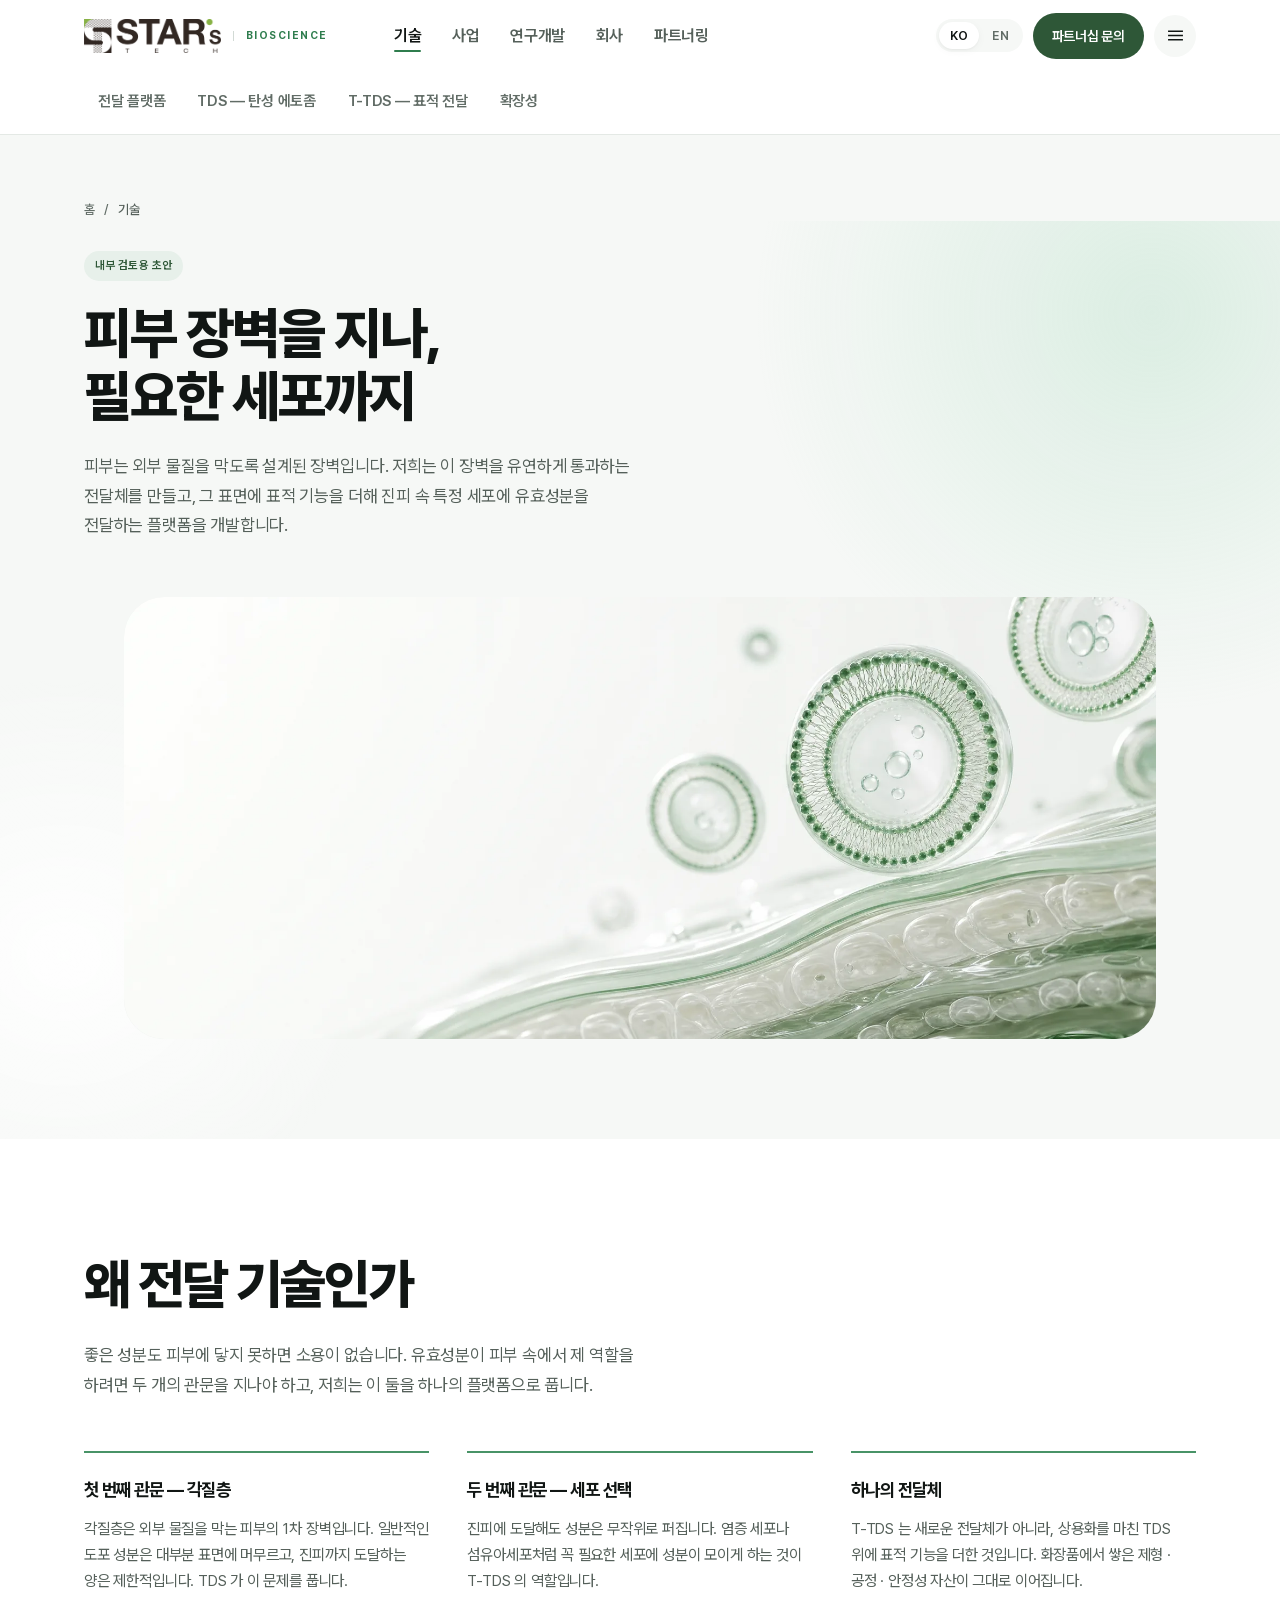
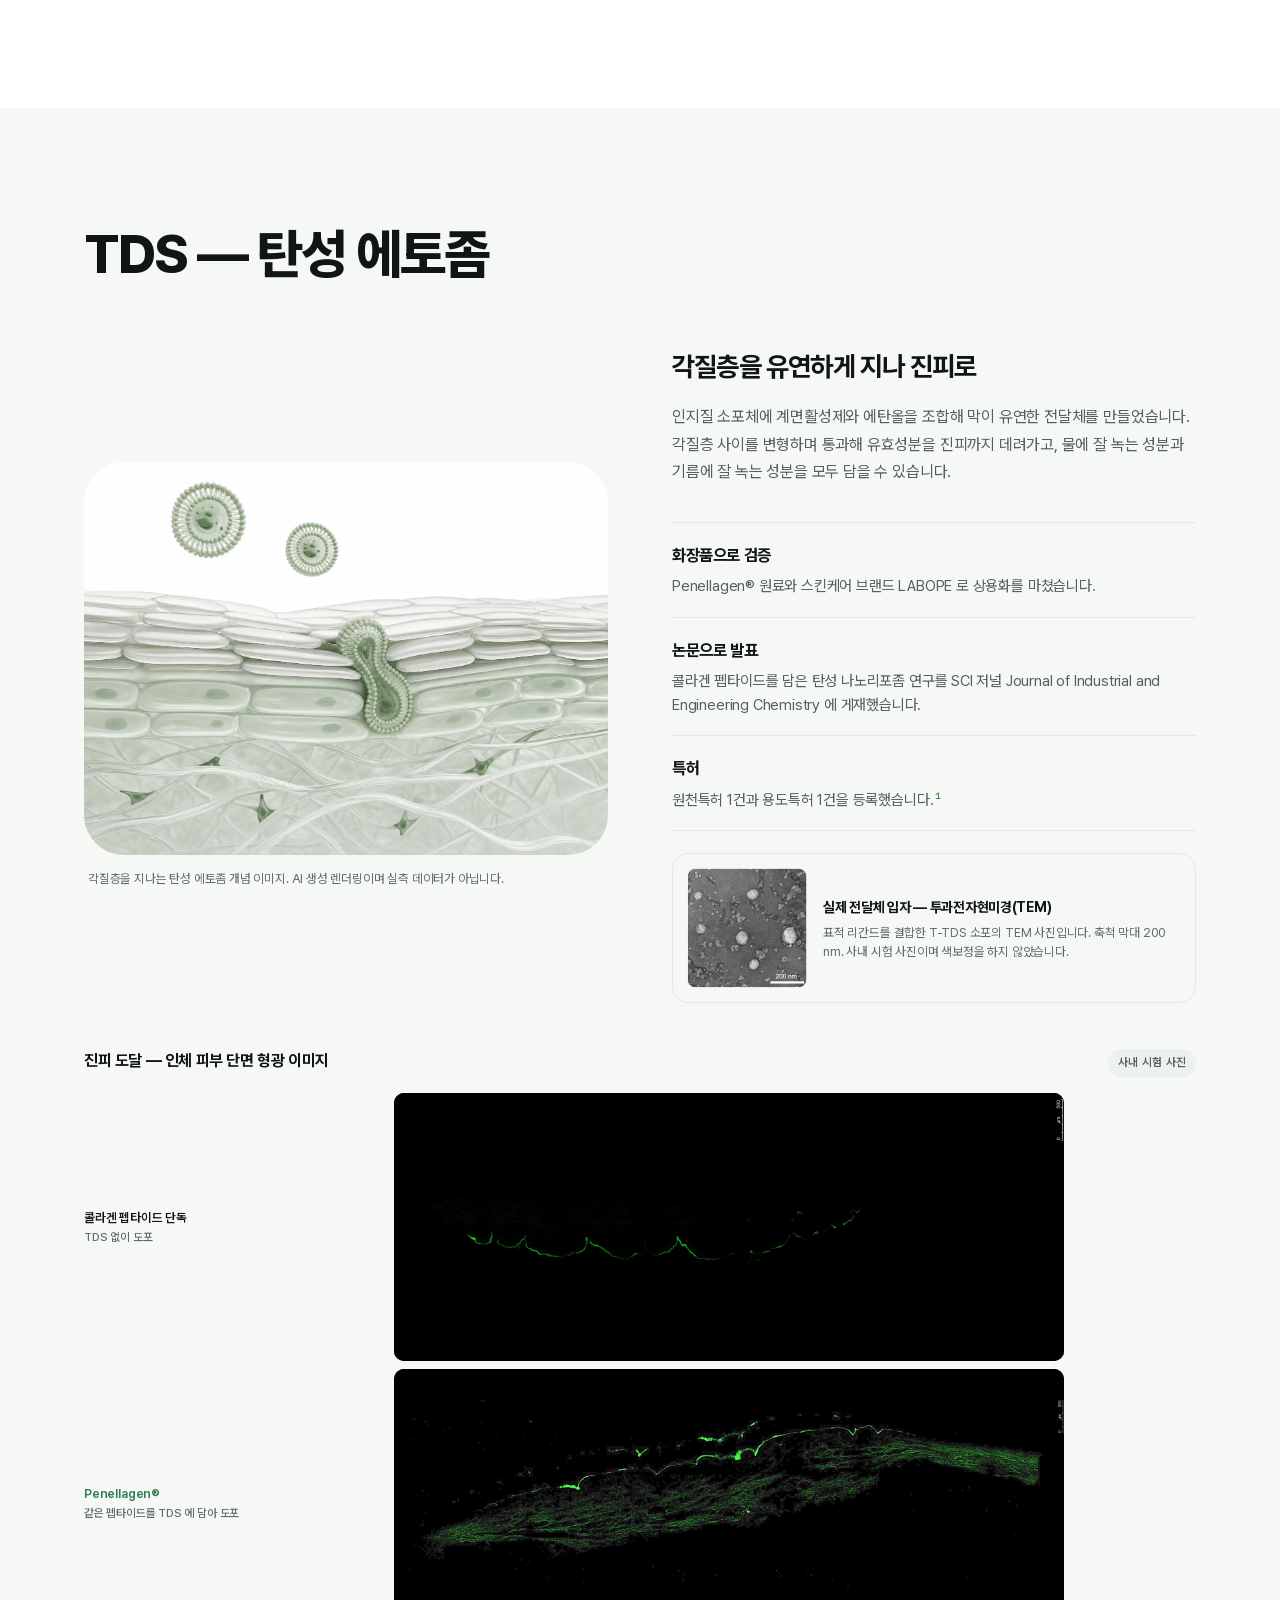
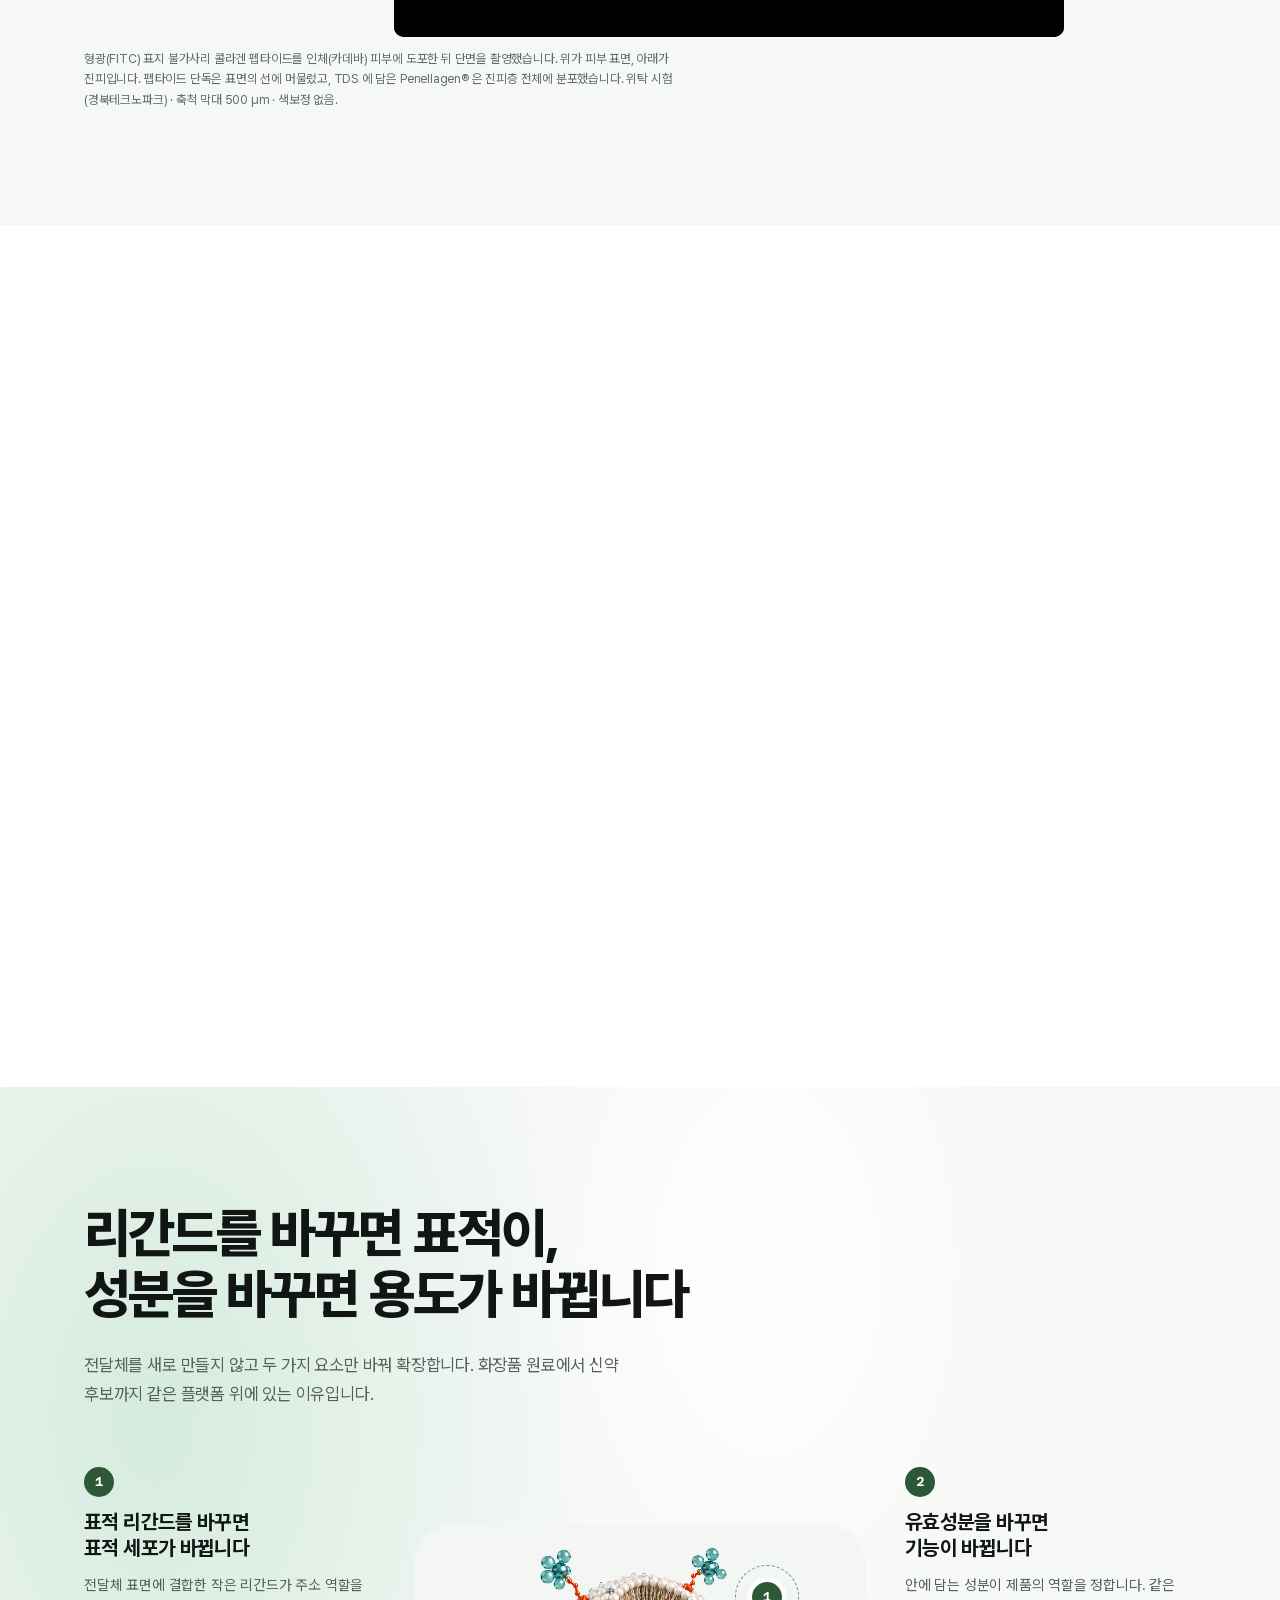
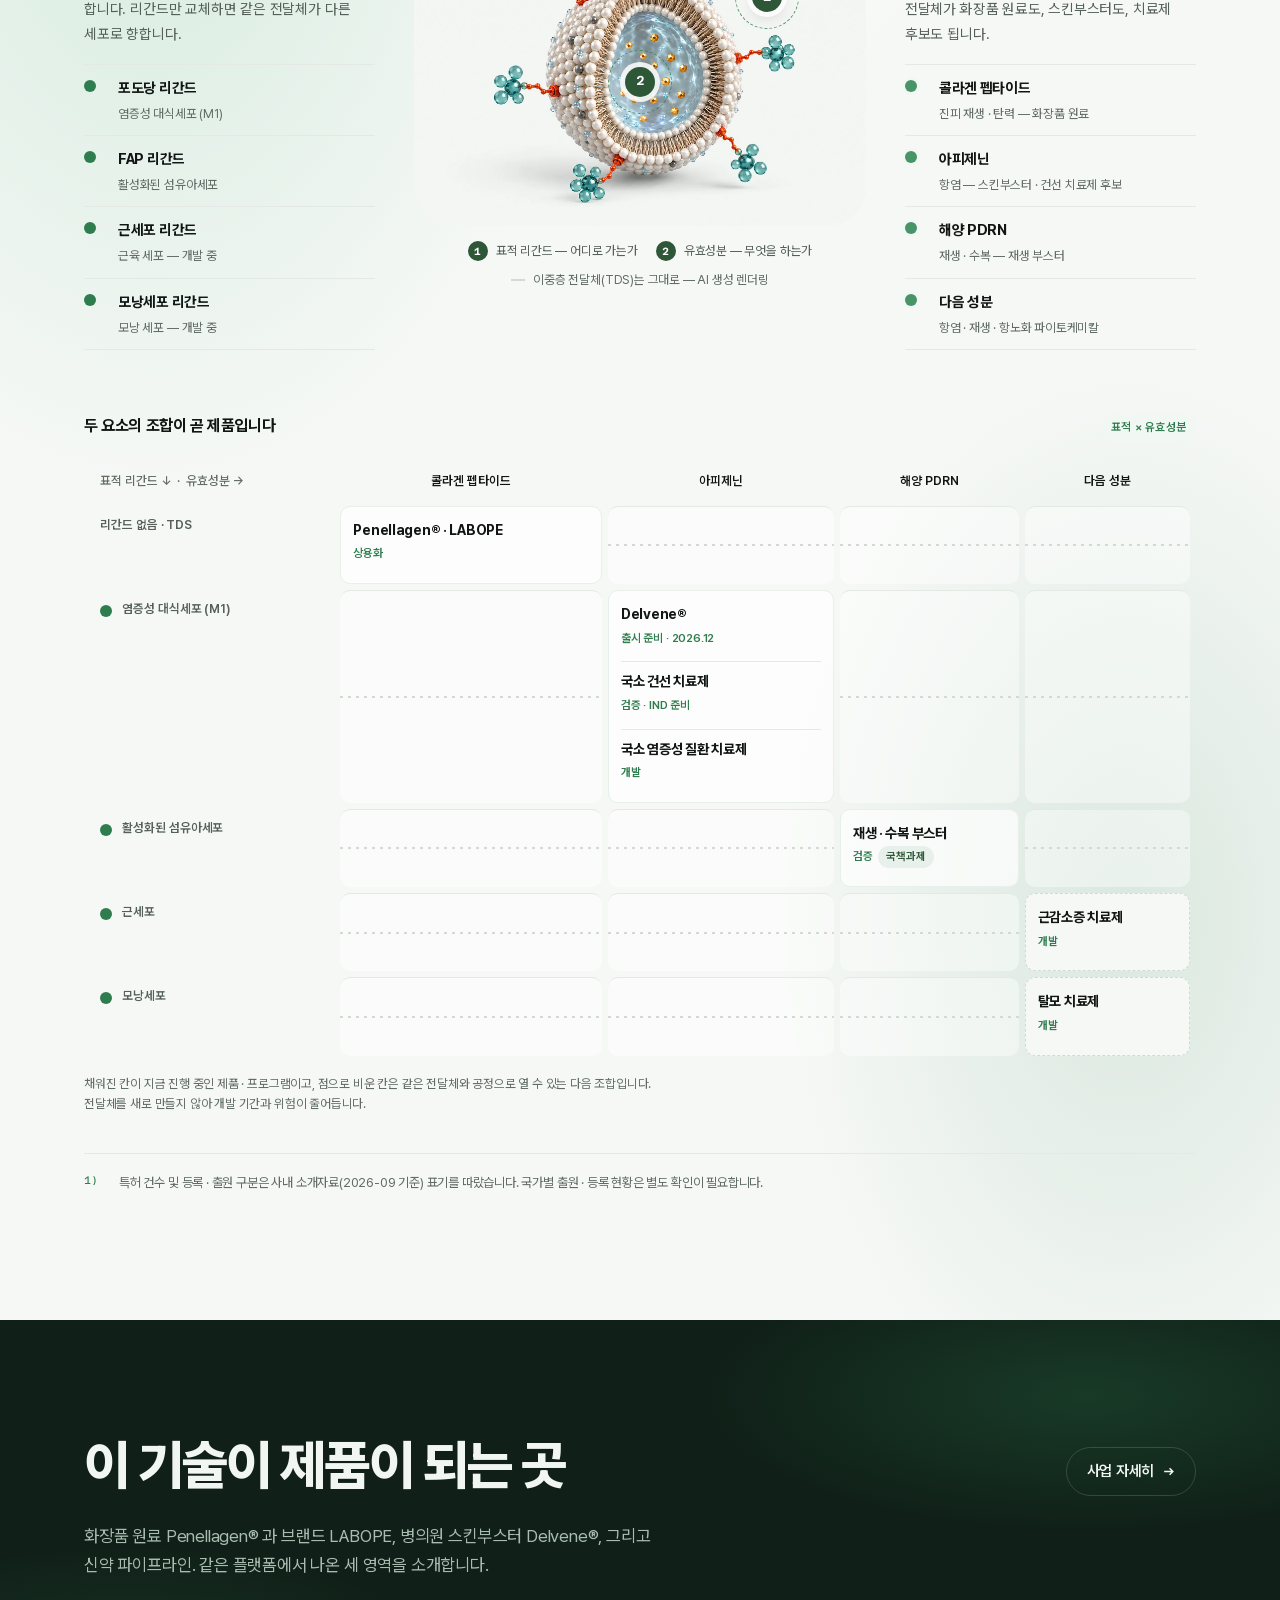
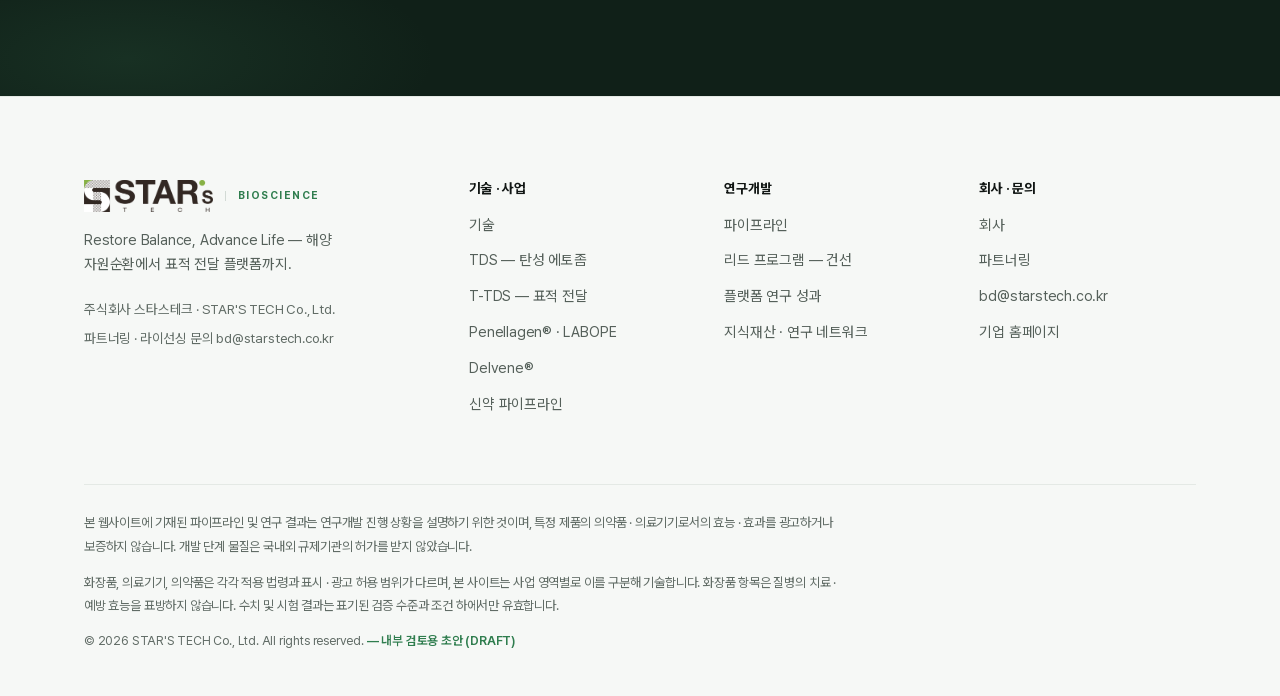
<file: technology.html>
<!DOCTYPE html>
<html lang="ko">
<head>
  <meta name="robots" content="noindex,nofollow">
<meta charset="utf-8">
<script>document.documentElement.className+=" js"</script>
<meta name="viewport" content="width=device-width,initial-scale=1">
<title>기술 — TDS · T-TDS 피부 전달 플랫폼 | STAR'S TECH Bioscience</title>
<meta name="description" content="피부 장벽을 유연하게 통과하는 탄성 에토좀 TDS 와, 표면에 표적 리간드를 결합해 진피 속 특정 세포에 유효성분을 전달하는 T-TDS. 스타스테크 바이오사이언스의 전달 플랫폼을 소개합니다.">
<meta name="theme-color" content="#FFFFFF">
<link rel="stylesheet" href="css/style.css?v=b13534a">
</head>
<body data-page="technology">

<a class="skip" href="#doc" data-i18n="a11y.skip">본문으로 건너뛰기</a>

<!-- CHROME:GNB -->
<header class="gnb" id="gnb">
  <div class="gnb-in">
    <a class="brand" href="index.html" aria-label="STAR'S TECH Bioscience — 홈">
      <picture class="logo">
        <source srcset="assets/img/logo@2x.webp 2x, assets/img/logo@4x.webp 4x" type="image/webp">
        <img class="logo-d" src="assets/img/logo@2x.png" srcset="assets/img/logo@2x.png 2x, assets/img/logo@4x.png 4x" width="161" height="40" alt="STAR'S TECH" decoding="async">
      </picture>
      <picture class="logo logo-l">
        <source srcset="assets/img/logo-w@2x.webp 2x, assets/img/logo-w@4x.webp 4x" type="image/webp">
        <img src="assets/img/logo-w@2x.png" srcset="assets/img/logo-w@2x.png 2x, assets/img/logo-w@4x.png 4x" width="161" height="40" alt="" decoding="async">
      </picture>
      <span class="b">BIOSCIENCE</span>
    </a>
    <nav class="gnb-nav" id="gnbNav" aria-label="주 메뉴">
      <a href="technology.html" data-nav="technology" data-i18n="nav.tech">기술</a>
      <a href="business.html"   data-nav="business"   data-i18n="nav.biz">사업</a>
      <a href="rnd.html"        data-nav="rnd"        data-i18n="nav.rnd">연구개발</a>
      <a href="company.html"    data-nav="company"    data-i18n="nav.co">회사</a>
      <a href="contact.html"    data-nav="contact"    data-i18n="nav.cta">파트너링</a>
    </nav>
    <div class="gnb-act">
      <div class="lang" role="group" aria-label="Language">
        <button type="button" data-lang="ko" aria-pressed="true">KO</button>
        <button type="button" data-lang="en" aria-pressed="false">EN</button>
      </div>
      <a class="btn btn-solid btn-sm" href="contact.html" data-i18n="nav.inq">파트너십 문의</a>
      <button class="menu" id="menuBtn" aria-expanded="false" aria-controls="mega" aria-label="전체메뉴">
        <svg class="b" viewBox="0 0 16 16" fill="none" stroke="currentColor" stroke-width="1.4" aria-hidden="true"><path d="M1 4h14M1 8h14M1 12h14"/></svg>
        <svg class="x" viewBox="0 0 16 16" fill="none" stroke="currentColor" stroke-width="1.4" aria-hidden="true"><path d="M3 3l10 10M13 3L3 13"/></svg>
      </button>
    </div>
  </div>
  <div class="mega" id="mega" hidden>
    <div class="mega-in">
      <div class="mcol" data-col="technology">
        <a class="mh" href="technology.html"><span data-i18n="nav.tech">기술</span></a>
        <ul>
          <li><a href="technology.html#platform" data-i18n="nav.t1">전달 플랫폼</a></li>
          <li><a href="technology.html#tds" data-i18n="nav.t2">TDS — 탄성 에토좀</a></li>
          <li><a href="technology.html#ttds" data-i18n="nav.t3">T-TDS — 표적 전달</a></li>
          <li><a href="technology.html#expand" data-i18n="nav.t4">확장성</a></li>
        </ul>
      </div>
      <div class="mcol" data-col="business">
        <a class="mh" href="business.html"><span data-i18n="nav.biz">사업</span></a>
        <ul>
          <li><a href="business.html#cosmetic" data-i18n="nav.b1">Penellagen® · LABOPE</a></li>
          <li><a href="business.html#booster" data-i18n="nav.b2">Delvene®</a></li>
          <li><a href="business.html#therapeutics" data-i18n="nav.b3">신약 파이프라인</a></li>
        </ul>
      </div>
      <div class="mcol" data-col="rnd">
        <a class="mh" href="rnd.html"><span data-i18n="nav.rnd">연구개발</span></a>
        <ul>
          <li><a href="rnd.html#pipeline" data-i18n="nav.r1">파이프라인</a></li>
          <li><a href="rnd.html#lead" data-i18n="nav.r2">리드 프로그램 — 건선</a></li>
          <li><a href="rnd.html#evidence" data-i18n="nav.r3">플랫폼 연구 성과</a></li>
          <li><a href="rnd.html#ip" data-i18n="nav.r4">지식재산 · 연구 네트워크</a></li>
        </ul>
      </div>
      <div class="mcol" data-col="company">
        <a class="mh" href="company.html"><span data-i18n="nav.co">회사</span></a>
        <ul>
          <li><a href="company.html#story" data-i18n="nav.c1">회사 소개</a></li>
          <li><a href="company.html#milestones" data-i18n="nav.c2">걸어온 길</a></li>
          <li><a href="company.html#metrics" data-i18n="nav.c3">한눈에 보기</a></li>
        </ul>
      </div>
      <div class="mcol" data-col="contact">
        <a class="mh" href="contact.html"><span data-i18n="nav.cta">파트너링</span></a>
        <ul>
          <li><a href="contact.html#scope" data-i18n="nav.p1">협력 분야</a></li>
          <li><a href="contact.html#inquiry" data-i18n="nav.p2">문의 · 자료 요청</a></li>
          <li><a href="https://starstech.co.kr" target="_blank" rel="noopener" data-i18n="nav.p3">기업 홈페이지</a></li>
        </ul>
      </div>
    </div>
  </div>
</header>
<!-- /CHROME:GNB -->

<aside class="rail" aria-label="페이지 색인">
  <nav class="rail-nav" id="railNav">
    <a href="#platform"><span data-i18n="nav.t1">전달 플랫폼</span></a>
    <a href="#tds"><span data-i18n="nav.t2">TDS — 탄성 에토좀</span></a>
    <a href="#ttds"><span data-i18n="nav.t3">T-TDS — 표적 전달</span></a>
    <a href="#expand"><span data-i18n="nav.t4">확장성</span></a>
  </nav>
</aside>

<nav class="crumb" aria-label="현재 위치">
  <div class="wrap">
    <a href="index.html" data-i18n="crumb.home">홈</a>
    <span class="sep" aria-hidden="true">/</span>
    <span class="cur" data-i18n="nav.tech">기술</span>
  </div>
</nav>

<main id="doc">
<section class="sec phero" id="top">
  <div class="wrap">
    <div class="doc-head" data-rv><span><b data-i18n="cov.draft">내부 검토용 초안</b></span></div>
    <h1 class="ph-t" data-rv data-i18n="tech.h1">피부 장벽을 지나,<br>필요한 세포까지</h1>
    <p class="hero-lead" data-rv data-i18n="tech.lead">피부는 외부 물질을 막도록 설계된 장벽입니다. 저희는 이 장벽을 유연하게 통과하는 전달체를 만들고, 그 표면에 표적 기능을 더해 진피 속 특정 세포에 유효성분을 전달하는 플랫폼을 개발합니다.</p>
    <figure class="band" data-rv>
      <div class="im"><img src="assets/img/tech-hero.webp" width="1920" height="1086" alt="피부 층 위를 지나는 전달체 개념 렌더링" fetchpriority="high"></div>
    </figure>
  </div>
</section>

<section class="sec" id="platform">
  <div class="wrap">
    <h2 class="h2" data-rv data-i18n="tech.p.h">왜 전달 기술인가</h2>
    <p class="lead" data-rv data-i18n="tech.p.lead">좋은 성분도 피부에 닿지 못하면 소용이 없습니다. 유효성분이 피부 속에서 제 역할을 하려면 두 개의 관문을 지나야 하고, 저희는 이 둘을 하나의 플랫폼으로 풉니다.</p>
    <div class="pillars" data-rv>
      <div class="pillar"><b data-i18n="tech.p1b">첫 번째 관문 — 각질층</b><p data-i18n="tech.p1">각질층은 외부 물질을 막는 피부의 1차 장벽입니다. 일반적인 도포 성분은 대부분 표면에 머무르고, 진피까지 도달하는 양은 제한적입니다. TDS 가 이 문제를 풉니다.</p></div>
      <div class="pillar"><b data-i18n="tech.p2b">두 번째 관문 — 세포 선택</b><p data-i18n="tech.p2">진피에 도달해도 성분은 무작위로 퍼집니다. 염증 세포나 섬유아세포처럼 꼭 필요한 세포에 성분이 모이게 하는 것이 T-TDS 의 역할입니다.</p></div>
      <div class="pillar"><b data-i18n="tech.p3b">하나의 전달체</b><p data-i18n="tech.p3">T-TDS 는 새로운 전달체가 아니라, 상용화를 마친 TDS 위에 표적 기능을 더한 것입니다. 화장품에서 쌓은 제형 · 공정 · 안정성 자산이 그대로 이어집니다.</p></div>
    </div>
  </div>
</section>

<section class="sec" id="tds" data-ground="soft">
  <div class="wrap">
    <h2 class="h2" data-rv data-i18n="tech.tds.h">TDS — 탄성 에토좀</h2>
    <div class="split" data-rv>
      <figure class="plate">
        <div class="im"><img src="assets/img/tds.webp" width="1600" height="1195" alt="각질층 사이를 변형하며 지나 진피로 내려가는 전달체 개념 렌더링" loading="lazy"></div>
        <cite data-i18n="tech.tds.cap">각질층을 지나는 탄성 에토좀 개념 이미지. AI 생성 렌더링이며 실측 데이터가 아닙니다.</cite>
      </figure>
      <div class="split-body">
        <h3 class="h3" data-i18n="tech.tds.h3">각질층을 유연하게 지나 진피로</h3>
        <p data-i18n="tech.tds.p">인지질 소포체에 계면활성제와 에탄올을 조합해 막이 유연한 전달체를 만들었습니다. 각질층 사이를 변형하며 통과해 유효성분을 진피까지 데려가고, 물에 잘 녹는 성분과 기름에 잘 녹는 성분을 모두 담을 수 있습니다.</p>
        <div class="feat">
          <div><b data-i18n="tech.tds.f1b">화장품으로 검증</b><span data-i18n="tech.tds.f1">Penellagen® 원료와 스킨케어 브랜드 LABOPE 로 상용화를 마쳤습니다.</span></div>
          <div><b data-i18n="tech.tds.f2b">논문으로 발표</b><span data-i18n="tech.tds.f2">콜라겐 펩타이드를 담은 탄성 나노리포좀 연구를 SCI 저널 Journal of Industrial and Engineering Chemistry 에 게재했습니다.</span></div>
          <div><b data-i18n="tech.tds.f3b">특허</b><span data-i18n="tech.tds.f3">원천특허 1건과 용도특허 1건을 등록했습니다.<sup class="ref">1</sup></span></div>
        </div>
        <div class="tem-inset">
          <div class="im"><img src="assets/img/rnd/tem-2.webp" width="480" height="480" alt="투과전자현미경으로 본 전달체 입자" loading="lazy"></div>
          <div><b data-i18n="tech.tem.b">실제 전달체 입자 — 투과전자현미경(TEM)</b><span data-i18n="tech.tem.s">표적 리간드를 결합한 T-TDS 소포의 TEM 사진입니다. 축척 막대 200 nm. 사내 시험 사진이며 색보정을 하지 않았습니다.</span></div>
        </div>
      </div>
    </div>

    <div class="fig" data-rv>
      <div class="fig-head"><h4 data-i18n="tech.fitc.h">진피 도달 — 인체 피부 단면 형광 이미지</h4><span class="kind photo" data-i18n="fig.kind.photo">사내 시험 사진</span></div>
      <div class="photogrid c1w" role="table">
        <span class="rl"><span data-i18n="tech.fitc.c1">콜라겐 펩타이드 단독</span><small data-i18n="tech.fitc.c1s">TDS 없이 도포</small></span>
        <span class="cell dark strip"><img src="assets/img/rnd/fitc-free.webp" width="2000" height="800" alt="" loading="lazy"></span>
        <span class="rl on"><span>Penellagen®</span><small data-i18n="tech.fitc.c2s">같은 펩타이드를 TDS 에 담아 도포</small></span>
        <span class="cell dark strip"><img src="assets/img/rnd/fitc-tds.webp" width="2000" height="800" alt="" loading="lazy"></span>
      </div>
      <p class="figcap" data-i18n="tech.fitc.cap">형광(FITC) 표지 불가사리 콜라겐 펩타이드를 인체(카데바) 피부에 도포한 뒤 단면을 촬영했습니다. 위가 피부 표면, 아래가 진피입니다. 펩타이드 단독은 표면의 선에 머물렀고, TDS 에 담은 Penellagen® 은 진피층 전체에 분포했습니다. 위탁 시험(경북테크노파크) · 축척 막대 500 μm · 색보정 없음.</p>
    </div>
  </div>
</section>

<section class="sec" id="ttds">
  <div class="wrap">
    <h2 class="h2" data-rv data-i18n="tech.ttds.h">T-TDS — 표적 전달</h2>
    <div class="split rev" data-rv>
      <figure class="plate">
        <div class="im"><img src="assets/img/ttds.webp" width="1168" height="880" alt="피부층을 지난 전달체가 표적 세포 표면에 결합하고 막이 융합되며 유효성분을 세포 안으로 전달하는 개념 렌더링" loading="lazy"></div>
        <cite data-i18n="tech.ttds.cap">피부 장벽을 지난 T-TDS 가 표적 세포의 수용체에 결합하고, 인지질 막이 융합되며 유효성분이 세포 안으로 전달되는 개념 이미지. AI 생성 렌더링이며 실측 데이터가 아닙니다.</cite>
      </figure>
      <div class="split-body">
        <h3 class="h3" data-i18n="tech.ttds.h3">원하는 세포에 닿는 전달</h3>
        <p data-i18n="tech.ttds.p">TDS 표면에 표적 리간드를 결합해 진피 속 특정 세포에 선택적으로 전달합니다. 포도당을 결합하면 포도당을 많이 쓰는 염증성 대식세포를, 섬유아세포 활성 단백질(FAP)을 겨냥한 리간드를 결합하면 활성화된 섬유아세포를 표적합니다.</p>
        <div class="feat">
          <div><b data-i18n="tech.ttds.f1b">세포 시험에서 확인</b><span data-i18n="tech.ttds.f1">표적 세포로의 선택적 흡수와, 표적 수용체를 막았을 때 흡수가 차단되는 것을 확인했습니다.</span></div>
          <div><b data-i18n="tech.ttds.f2b">낮은 용량으로 스테로이드 이상의 효과</b><span data-i18n="tech.ttds.f2">표적 전달로 낮은 용량에서 효과를 극대화해, 비스테로이드성 항염 파이토케미칼을 담지한 것만으로 마우스 건선 모델에서 가장 강한 등급(Class 1)의 스테로이드 대조군 이상으로 건선 지표가 개선됐습니다. 비임상 결과입니다.</span></div>
          <div><b data-i18n="tech.ttds.f3b">특허</b><span data-i18n="tech.ttds.f3">원천특허 · 성분 담지 특허 · 용도특허를 출원했습니다.<sup class="ref">1</sup></span></div>
        </div>
      </div>
    </div>
  </div>
</section>

<section class="sec" id="expand" data-ground="aurora">
  <div class="wrap">
    <h2 class="h2" data-rv data-i18n="tech.ex.h">리간드를 바꾸면 표적이,<br>성분을 바꾸면 용도가 바뀝니다</h2>
    <p class="lead" data-rv data-i18n="tech.ex.lead">전달체를 새로 만들지 않고 두 가지 요소만 바꿔 확장합니다. 화장품 원료에서 신약 후보까지 같은 플랫폼 위에 있는 이유입니다.</p>
    <div class="xp" data-rv>
      <div class="xp-col xp-l">
        <span class="xp-n">1</span>
        <h3 data-i18n="tech.xp.l.h">표적 리간드를 바꾸면<br>표적 세포가 바뀝니다</h3>
        <p data-i18n="tech.xp.l.p">전달체 표면에 결합한 작은 리간드가 주소 역할을 합니다. 리간드만 교체하면 같은 전달체가 다른 세포로 향합니다.</p>
        <ul class="xp-list">
          <li><i class="lig l1"></i><b data-i18n="tech.xp.l1b">포도당 리간드</b><span data-i18n="tech.xp.l1">염증성 대식세포 (M1)</span></li>
          <li><i class="lig l2"></i><b data-i18n="tech.xp.l2b">FAP 리간드</b><span data-i18n="tech.xp.l2">활성화된 섬유아세포</span></li>
          <li><i class="lig l3"></i><b data-i18n="tech.xp.l3b">근세포 리간드</b><span data-i18n="tech.xp.l3">근육 세포 — 개발 중</span></li>
          <li><i class="lig l4"></i><b data-i18n="tech.xp.l4b">모낭세포 리간드</b><span data-i18n="tech.xp.l4">모낭 세포 — 개발 중</span></li>
        </ul>
      </div>
      <figure class="xp-fig">
        <div class="xp-3d">
          <img src="assets/img/ttds-3d.webp" width="1800" height="1195" alt="T-TDS 단면 3D 렌더 — 인지질 이중층 안에 유효성분이 담기고 표면에 표적 리간드가 붙어 있다" loading="lazy">
          <span class="xp-pin p1" style="--x:78%;--y:24%"><i class="ring"></i><b class="xp-n">1</b></span>
          <span class="xp-pin p1" style="--x:50%;--y:52%"><i class="ring"></i><b class="xp-n">2</b></span>
        </div>
        <figcaption>
          <span><b class="xp-n sm">1</b><span data-i18n="tech.xp.c1">표적 리간드 — 어디로 가는가</span></span>
          <span><b class="xp-n sm">2</b><span data-i18n="tech.xp.c2">유효성분 — 무엇을 하는가</span></span>
          <span class="xp-fixed" data-i18n="tech.xp.c3">이중층 전달체(TDS)는 그대로 — AI 생성 렌더링</span>
        </figcaption>
      </figure>
      <div class="xp-col xp-r">
        <span class="xp-n">2</span>
        <h3 data-i18n="tech.xp.r.h">유효성분을 바꾸면<br>기능이 바뀝니다</h3>
        <p data-i18n="tech.xp.r.p">안에 담는 성분이 제품의 역할을 정합니다. 같은 전달체가 화장품 원료도, 스킨부스터도, 치료제 후보도 됩니다.</p>
        <ul class="xp-list">
          <li><i class="api"></i><b data-i18n="tech.xp.a1b">콜라겐 펩타이드</b><span data-i18n="tech.xp.a1">진피 재생 · 탄력 — 화장품 원료</span></li>
          <li><i class="api"></i><b data-i18n="tech.xp.a2b">아피제닌</b><span data-i18n="tech.xp.a2">항염 — 스킨부스터 · 건선 치료제 후보</span></li>
          <li><i class="api"></i><b data-i18n="tech.xp.a3b">해양 PDRN</b><span data-i18n="tech.xp.a3">재생 · 수복 — 재생 부스터</span></li>
          <li><i class="api"></i><b data-i18n="tech.xp.a4b">다음 성분</b><span data-i18n="tech.xp.a4">항염 · 재생 · 항노화 파이토케미칼</span></li>
        </ul>
      </div>
    </div>

    <div class="xp-mx" data-rv>
      <div class="fig-head"><h4 data-i18n="tech.xp.mx.h">두 요소의 조합이 곧 제품입니다</h4><span class="kind" data-i18n="tech.xp.mx.k">표적 × 유효성분</span></div>
      <div class="scrollx">
      <table class="mx">
        <thead><tr><th scope="col"><span data-i18n="tech.xp.mx.th">표적 리간드 ↓ &nbsp;·&nbsp; 유효성분 →</span></th><th scope="col" data-i18n="tech.xp.a1b">콜라겐 펩타이드</th><th scope="col" data-i18n="tech.xp.a2b">아피제닌</th><th scope="col" data-i18n="tech.xp.a3b">해양 PDRN</th><th scope="col" data-i18n="tech.xp.a4b">다음 성분</th></tr></thead>
        <tbody>
          <tr><th scope="row"><span data-i18n="tech.xp.mx.r0">리간드 없음 · TDS</span></th><td class="on"><b>Penellagen® · LABOPE</b><span data-i18n="st.mkt">상용화</span></td><td class="dot"></td><td class="dot"></td><td class="dot"></td></tr>
          <tr><th scope="row"><i class="lig l1"></i><span data-i18n="tech.xp.l1">염증성 대식세포 (M1)</span></th><td class="dot"></td><td class="on"><b>Delvene®</b><span data-i18n="pipe.st.launch">출시 준비 · 2026.12</span><b data-i18n="pipe.r3n">국소 건선 치료제</b><span data-i18n="pipe.st.ind">검증 · IND 준비</span><b data-i18n="pipe.r.inf">국소 염증성 질환 치료제</b><span data-i18n="pipe.st.dev">개발</span></td><td class="dot"></td><td class="dot"></td></tr>
          <tr><th scope="row"><i class="lig l2"></i><span data-i18n="tech.xp.l2">활성화된 섬유아세포</span></th><td class="dot"></td><td class="dot"></td><td class="on"><b data-i18n="tech.xp.mx.pdrn">재생 · 수복 부스터</b><span data-i18n="pipe.st.val">검증</span><span class="gov" data-i18n="pipe.tag.gov">국책과제</span></td><td class="dot"></td></tr>
          <tr><th scope="row"><i class="lig l3"></i><span data-i18n="tech.xp.l3s">근세포</span></th><td class="dot"></td><td class="dot"></td><td class="dot"></td><td class="on soft"><b data-i18n="tech.xp.mx.mus">근감소증 치료제</b><span data-i18n="pipe.st.dev">개발</span></td></tr>
          <tr><th scope="row"><i class="lig l4"></i><span data-i18n="tech.xp.l4s">모낭세포</span></th><td class="dot"></td><td class="dot"></td><td class="dot"></td><td class="on soft"><b data-i18n="tech.xp.mx.hair">탈모 치료제</b><span data-i18n="pipe.st.dev">개발</span></td></tr>
        </tbody>
      </table>
      </div>
      <p class="figcap" data-i18n="tech.xp.mx.cap">채워진 칸이 지금 진행 중인 제품 · 프로그램이고, 점으로 비운 칸은 같은 전달체와 공정으로 열 수 있는 다음 조합입니다. 전달체를 새로 만들지 않아 개발 기간과 위험이 줄어듭니다.</p>
    </div>
    <ul class="fn" data-rv>
      <li><span class="i">1)</span><span data-i18n="tech.fn1">특허 건수 및 등록 · 출원 구분은 사내 소개자료(2026-09 기준) 표기를 따랐습니다. 국가별 출원 · 등록 현황은 별도 확인이 필요합니다.</span></li>
    </ul>
  </div>
</section>

<section class="sec" id="next" data-t="dark">
  <div class="wrap">
    <div class="sechead" data-rv>
      <h2 class="h2"><span data-i18n="tech.next.h">이 기술이 제품이 되는 곳</span></h2>
      <a class="more" href="business.html"><span data-i18n="more.biz">사업 자세히</span><svg viewBox="0 0 12 12" fill="none" stroke="currentColor" stroke-width="1.4" aria-hidden="true"><path d="M2 6h8M7 3l3 3-3 3"/></svg></a>
    </div>
    <p class="lead" data-rv data-i18n="tech.next.lead">화장품 원료 Penellagen® 과 브랜드 LABOPE, 병의원 스킨부스터 Delvene®, 그리고 신약 파이프라인. 같은 플랫폼에서 나온 세 영역을 소개합니다.</p>
  </div>
</section>
</main>

<!-- CHROME:FOOT -->
<footer class="foot">
  <div class="wrap">
    <div class="foot-grid">
      <div>
        <a class="brand" href="index.html" aria-label="STAR'S TECH Bioscience — 홈">
          <picture class="logo">
            <source srcset="assets/img/logo@2x.webp 2x, assets/img/logo@4x.webp 4x" type="image/webp">
            <img src="assets/img/logo@2x.png" srcset="assets/img/logo@2x.png 2x, assets/img/logo@4x.png 4x" width="161" height="40" alt="STAR'S TECH" loading="lazy" decoding="async">
          </picture>
          <span class="b">BIOSCIENCE</span>
        </a>
        <p class="foot-tag" data-i18n="foot.tag">Restore Balance, Advance Life — 해양 자원순환에서 표적 전달 플랫폼까지.</p>
        <div class="foot-org">
          <span data-i18n="foot.co">주식회사 스타스테크 · STAR'S TECH Co., Ltd.</span>
          <span data-i18n="foot.bd">파트너링 · 라이선싱 문의 bd@starstech.co.kr</span>
        </div>
      </div>
      <div>
        <h4 data-i18n="foot.m1">기술 · 사업</h4>
        <ul>
          <li><a href="technology.html" data-i18n="nav.tech">기술</a></li>
          <li><a href="technology.html#tds" data-i18n="nav.t2">TDS — 탄성 에토좀</a></li>
          <li><a href="technology.html#ttds" data-i18n="nav.t3">T-TDS — 표적 전달</a></li>
          <li><a href="business.html#cosmetic" data-i18n="nav.b1">Penellagen® · LABOPE</a></li>
          <li><a href="business.html#booster" data-i18n="nav.b2">Delvene®</a></li>
          <li><a href="business.html#therapeutics" data-i18n="nav.b3">신약 파이프라인</a></li>
        </ul>
      </div>
      <div>
        <h4 data-i18n="foot.m2">연구개발</h4>
        <ul>
          <li><a href="rnd.html#pipeline" data-i18n="nav.r1">파이프라인</a></li>
          <li><a href="rnd.html#lead" data-i18n="nav.r2">리드 프로그램 — 건선</a></li>
          <li><a href="rnd.html#evidence" data-i18n="nav.r3">플랫폼 연구 성과</a></li>
          <li><a href="rnd.html#ip" data-i18n="nav.r4">지식재산 · 연구 네트워크</a></li>
        </ul>
      </div>
      <div>
        <h4 data-i18n="foot.m3">회사 · 문의</h4>
        <ul>
          <li><a href="company.html" data-i18n="nav.co">회사</a></li>
          <li><a href="contact.html" data-i18n="nav.cta">파트너링</a></li>
          <li><a href="mailto:bd@starstech.co.kr">bd@starstech.co.kr</a></li>
          <li><a href="https://starstech.co.kr" target="_blank" rel="noopener" data-i18n="nav.p3">기업 홈페이지</a></li>
        </ul>
      </div>
    </div>
    <div class="disc">
      <p data-i18n="foot.d1">본 웹사이트에 기재된 파이프라인 및 연구 결과는 연구개발 진행 상황을 설명하기 위한 것이며, 특정 제품의 의약품 · 의료기기로서의 효능 · 효과를 광고하거나 보증하지 않습니다. 개발 단계 물질은 국내외 규제기관의 허가를 받지 않았습니다.</p>
      <p data-i18n="foot.d2">화장품, 의료기기, 의약품은 각각 적용 법령과 표시 · 광고 허용 범위가 다르며, 본 사이트는 사업 영역별로 이를 구분해 기술합니다. 화장품 항목은 질병의 치료 · 예방 효능을 표방하지 않습니다. 수치 및 시험 결과는 표기된 검증 수준과 조건 하에서만 유효합니다.</p>
      <p class="co">© 2026 STAR'S TECH Co., Ltd. All rights reserved. <em data-i18n="foot.draft">— 내부 검토용 초안 (DRAFT)</em></p>
    </div>
  </div>
</footer>
<!-- /CHROME:FOOT -->

<script src="js/i18n.js?v=b13534a" defer></script>
<script src="js/main.js?v=b13534a" defer></script>
</body>
</html>
</file>
<file: css/style.css>
/* =========================================================================
   STAR'S TECH Bioscience
   Design language v2 — "Clear Ground"
   흰 지면 · 초대형 국문 타이포 · 넉넉한 여백 · 부드러운 라운드 · 스크롤 리빌
   (2026-09-18 대표이사 지시로 dossier v1 을 대체)
   ========================================================================= */

@font-face{
  font-family:"Pretendard";
  src:url("../assets/fonts/pretendard-subset.woff2") format("woff2");
  font-weight:300 800; font-style:normal; font-display:swap;
}
@font-face{
  font-family:"Azeret Mono";
  src:url("../assets/fonts/azeret-subset.woff2") format("woff2");
  font-weight:400 600; font-style:normal; font-display:swap;
}

/* ---------- tokens ---------- */
:root{
  color-scheme:light;

  /* ground */
  --paper:#FFFFFF;
  --paper-2:#F6F8F6;
  --paper-3:#EDF1EE;
  --dark:#102018;
  --dark-2:#162C21;

  /* ink */
  --ink:#111614;
  --ink-2:#55605A;
  --ink-3:#616C66;
  --on-dark:#F2F6F3;
  --on-dark-2:#A9BCB0;

  /* brand green — #2E5737 축, 화면용으로 재조율 */
  --brand:#2E5737;
  --brand-2:#2F7D4E;
  --brand-3:#489367;
  --brand-soft:#E7F0EA;
  --brand-softer:#F1F7F3;

  --mark:#C4451F;          /* reserved: 현재 진행 단계 한 가지 의미 */

  /* 데이터 도판 계열색 — 세 가지 범주만 (T-TDS 제제 · 표적 없는 제제 · 스테로이드 대조). 질환 유도군은 잉크, 정상 대조는 기준선.
     dataviz 검증(전 쌍 CVD ΔE ≥ 8, 대비 ≥ 3:1) 통과. 다른 곳에 쓰지 않는다. */
  --viz-a:#2F7D4E;
  --viz-b:#3A8AB5;
  --viz-c:#B8852B;
  --viz-ref:#55605A;

  --line:#E4E9E5;
  --line-2:#D2DAD5;
  --line-dark:rgba(242,246,243,.16);

  --shadow-sm:0 1px 2px rgba(17,22,20,.04), 0 2px 8px rgba(17,22,20,.04);
  --shadow:0 2px 4px rgba(17,22,20,.04), 0 12px 32px rgba(17,22,20,.08);

  --r-xs:6px;
  --r-sm:10px;
  --r:16px;
  --r-lg:24px;
  --r-xl:40px;
  --r-pill:999px;

  --shell:1240px;
  --gnb-h:72px;
  --gut:clamp(20px,5vw,64px);
  --sp:clamp(76px,9vw,148px);

  --f:"Pretendard",-apple-system,BlinkMacSystemFont,"Apple SD Gothic Neo","Noto Sans KR","Malgun Gothic",system-ui,sans-serif;
  --m:"Azeret Mono","Pretendard",ui-monospace,SFMono-Regular,Menlo,Consolas,monospace;

  /* motion — 강한 커브만. 기본 CSS easing 은 약하다. */
  --ease-out:cubic-bezier(.23,1,.32,1);
  --ease-in-out:cubic-bezier(.77,0,.175,1);
}

/* ---------- reset & browser surfaces ---------- */
*,*::before,*::after{box-sizing:border-box}
html{-webkit-text-size-adjust:100%;scroll-behavior:smooth;scroll-padding-top:calc(var(--gnb-h) + 76px)}
body{
  margin:0;background:var(--paper);color:var(--ink);caret-color:var(--brand-2);
  font-family:var(--f);font-size:17px;line-height:1.72;
  letter-spacing:-.011em;font-weight:400;
  -webkit-font-smoothing:antialiased;text-rendering:optimizeLegibility;
  font-variant-numeric:tabular-nums;
  padding-top:var(--gnb-h);
}
::selection{background:var(--brand-soft);color:var(--brand)}
:root{scrollbar-color:var(--line-2) var(--paper);scrollbar-width:thin}
::-webkit-scrollbar{width:12px;height:12px}
::-webkit-scrollbar-track{background:var(--paper)}
::-webkit-scrollbar-thumb{background:var(--line-2);border:3px solid var(--paper);border-radius:var(--r-pill)}
::-webkit-scrollbar-thumb:hover{background:var(--ink-3)}
:focus-visible{outline:2px solid var(--brand-2);outline-offset:3px;border-radius:var(--r-xs)}
img{max-width:100%;display:block;height:auto}
a{color:inherit;text-decoration-thickness:1px;text-underline-offset:.22em}
h1,h2,h3,h4{margin:0;font-weight:700;letter-spacing:-.028em;line-height:1.22;text-wrap:balance}
h1,h2,h3,h4,p,li,cite,.lead,.feat span,.tl span,.step p{word-break:keep-all;overflow-wrap:anywhere}
p{margin:0 0 1.1em}
p:last-child{margin-bottom:0}
ul{margin:0;padding:0;list-style:none}
table{border-collapse:collapse;width:100%}
caption,th,td{text-align:left}

/* ---------- mono: 측정값과 단계 라벨에만. 그 외 어디에도 쓰지 않는다 ---------- */
.m,.val,.seg-lab,.lv b,.trk-lab,.stat .n{
  font-family:var(--m);font-variant-numeric:tabular-nums;
}

/* ---------- layout ---------- */
.wrap{max-width:var(--shell);margin:0 auto;padding:0 var(--gut)}
.sec{padding:var(--sp) 0;background:var(--paper);position:relative}
.sec[data-ground="soft"]{background:var(--paper-2)}
.sec[data-t="dark"]{background:var(--dark);color:var(--on-dark)}
.sec[data-t="dark"] .lead,.sec[data-t="dark"] p{color:var(--on-dark-2)}

/* ═══════════════════════════════════════════════ GLOBAL NAV */
.gnb{
  position:fixed;inset:0 0 auto 0;z-index:80;background:rgba(255,255,255,.88);
  backdrop-filter:saturate(180%) blur(14px);-webkit-backdrop-filter:saturate(180%) blur(14px);
  border-bottom:1px solid transparent;
  transition:border-color .2s var(--ease-out),box-shadow .2s var(--ease-out),background-color .2s var(--ease-out);
}
.gnb.is-stuck{border-bottom-color:var(--line);box-shadow:0 1px 2px rgba(17,22,20,.03)}
.gnb.has-mega{background:var(--paper);border-bottom-color:var(--line)}
.gnb-in{
  display:flex;align-items:center;gap:clamp(12px,2vw,30px);height:var(--gnb-h);
  max-width:var(--shell);margin:0 auto;padding:0 var(--gut);
}
.brand{display:flex;align-items:baseline;gap:9px;text-decoration:none;flex:none;white-space:nowrap}
.brand .a{font-size:19px;font-weight:800;letter-spacing:-.035em;color:var(--ink)}
.brand .b{font-size:11px;font-weight:600;letter-spacing:.12em;color:var(--brand-2)}

.gnb-nav{display:none;flex:1;min-width:0;align-self:stretch;margin-left:clamp(8px,2vw,28px)}
.gnb-nav > a{
  display:flex;align-items:center;padding:0 clamp(10px,1.2vw,18px);
  text-decoration:none;color:var(--ink-2);font-size:16px;font-weight:600;letter-spacing:-.02em;
  position:relative;transition:color .18s var(--ease-out);
}
.gnb-nav > a::after{
  content:"";position:absolute;left:clamp(10px,1.2vw,18px);right:clamp(10px,1.2vw,18px);bottom:20px;
  height:2px;border-radius:var(--r-pill);background:var(--brand-2);
  transform:scaleX(0);transform-origin:left;transition:transform .26s var(--ease-out);
}
.gnb-nav > a:hover{color:var(--ink)}
.gnb-nav > a.on{color:var(--ink)}
.gnb-nav > a.on::after{transform:scaleX(1)}
.gnb-act{display:flex;align-items:center;gap:10px;margin-left:auto;flex:none}
.gnb-act .btn-sm{display:none}

/* mega panel */
.mega{
  position:absolute;left:0;right:0;top:100%;background:var(--paper);
  border-bottom:1px solid var(--line);box-shadow:var(--shadow-sm);
  max-height:calc(100vh - var(--gnb-h));overflow-y:auto;
}
.mega[hidden]{display:none}
.mega-in{
  display:grid;grid-template-columns:repeat(5,1fr);gap:0 clamp(16px,2vw,32px);
  max-width:var(--shell);margin:0 auto;padding:36px var(--gut) 44px;
}
.mcol .mh{
  display:block;text-decoration:none;color:var(--ink);
  font-size:17px;font-weight:700;letter-spacing:-.026em;
  padding-bottom:14px;margin-bottom:12px;border-bottom:1px solid var(--line);
  transition:color .18s var(--ease-out);
}
.mcol.on .mh,.mcol .mh:hover{color:var(--brand-2)}
.mcol li a{
  display:block;padding:8px 10px 8px 0;text-decoration:none;
  color:var(--ink-2);font-size:14.5px;line-height:1.5;letter-spacing:-.015em;
  border-radius:var(--r-xs);transition:color .16s var(--ease-out),transform .16s var(--ease-out);
}
@media (hover:hover) and (pointer:fine){
  .mcol li a:hover{color:var(--brand-2);transform:translateX(3px)}
}
@media (max-width:1023px){
  .mega-in{grid-template-columns:1fr;padding:8px var(--gut) 28px;gap:0}
  .mcol{border-top:1px solid var(--line);padding:18px 0 8px}
  .mcol:first-child{border-top:0}
  .mcol .mh{border-bottom:0;padding-bottom:6px;margin-bottom:2px}
}

.menu{
  display:grid;place-items:center;width:42px;height:42px;flex:none;
  background:var(--paper-2);border:0;border-radius:var(--r-pill);color:var(--ink);cursor:pointer;padding:0;
  transition:background-color .18s var(--ease-out),transform .16s var(--ease-out);
}
.menu:hover{background:var(--paper-3)}
.menu:active{transform:scale(.94)}
.menu svg{width:17px;height:17px}
.menu .x{display:none}
.menu[aria-expanded="true"] .b{display:none}
.menu[aria-expanded="true"] .x{display:block}

/* ---------- language toggle ---------- */
.lang{display:inline-flex;align-items:center;gap:2px;flex:none;background:var(--paper-2);border-radius:var(--r-pill);padding:3px}
.lang button{
  appearance:none;background:none;border:0;cursor:pointer;border-radius:var(--r-pill);
  font-family:var(--f);font-size:12.5px;font-weight:600;letter-spacing:.02em;padding:6px 11px;
  color:var(--ink-3);transition:color .16s var(--ease-out),background-color .16s var(--ease-out);
}
.lang button:hover{color:var(--ink)}
.lang button[aria-pressed="true"]{background:var(--paper);color:var(--ink);box-shadow:var(--shadow-sm)}

/* ═══════════════════════════════════════════════ SECTION NAV (was the rail) */
.rail{
  position:sticky;top:var(--gnb-h);z-index:60;background:rgba(255,255,255,.92);
  backdrop-filter:saturate(180%) blur(12px);-webkit-backdrop-filter:saturate(180%) blur(12px);
  border-bottom:1px solid var(--line);
}
.rail-head,.rail-foot{display:none}
.rail-nav{
  display:flex;gap:4px;max-width:var(--shell);margin:0 auto;padding:0 var(--gut);
  overflow-x:auto;scrollbar-width:none;
}
.rail-nav::-webkit-scrollbar{display:none}
.rail-nav a{
  display:flex;align-items:center;white-space:nowrap;text-decoration:none;
  padding:17px 14px;color:var(--ink-3);font-size:15px;font-weight:600;letter-spacing:-.02em;
  border-bottom:2px solid transparent;transition:color .18s var(--ease-out),border-color .18s var(--ease-out);
}
.rail-n{display:none}
.rail-nav a:hover{color:var(--ink-2)}
.rail-nav a.on{color:var(--ink);border-bottom-color:var(--brand-2)}

/* ---------- breadcrumb — 바가 아니라 페이지 머리의 한 줄 ---------- */
.crumb{background:var(--paper-2)}
.crumb .wrap{
  display:flex;align-items:center;gap:9px;padding-top:clamp(36px,5vw,64px);
  font-size:13px;font-weight:500;letter-spacing:-.01em;color:var(--ink-3);
}
.crumb a{color:var(--ink-3);text-decoration:none;transition:color .16s var(--ease-out)}
.crumb a:hover{color:var(--brand-2)}
.crumb .cur{color:var(--ink-2)}
.crumb .rev{display:none}
body[data-page="home"] .crumb{display:none}

/* ═══════════════════════════════════════════════ BUTTONS */
.btn{
  display:inline-flex;align-items:center;gap:9px;padding:15px 26px;border-radius:var(--r-pill);
  font-size:15.5px;font-weight:600;letter-spacing:-.018em;text-decoration:none;
  border:1px solid transparent;cursor:pointer;
  transition:background-color .2s var(--ease-out),color .2s var(--ease-out),
             border-color .2s var(--ease-out),transform .16s var(--ease-out);
}
.btn:active{transform:scale(.97)}
.btn-solid{background:var(--brand);color:#fff}
.btn-solid:hover{background:var(--brand-2)}
.btn-line{border-color:var(--line-2);color:var(--ink)}
.btn-line:hover{border-color:var(--ink);background:var(--paper-2)}
.btn svg{width:14px;height:14px;flex:none}
.btn-sm{padding:10px 18px;font-size:14px}
[data-t="dark"] .btn-solid{background:#fff;color:var(--dark)}
[data-t="dark"] .btn-solid:hover{background:var(--brand-soft)}
[data-t="dark"] .btn-line{border-color:var(--line-dark);color:var(--on-dark)}
[data-t="dark"] .btn-line:hover{border-color:var(--on-dark);background:rgba(255,255,255,.06)}

/* ═══════════════════════════════════════════════ TYPE SCALE */
.h2{font-size:clamp(2rem,4.2vw,3.75rem);font-weight:800;letter-spacing:-.036em;line-height:1.14}
.h3{font-size:clamp(1.3rem,2.1vw,1.85rem);font-weight:700;letter-spacing:-.03em;line-height:1.28}
.hno{display:none}
.lead{margin-top:clamp(18px,2vw,26px);max-width:58ch;color:var(--ink-2);font-size:clamp(16px,1.35vw,19px);line-height:1.7}
.body{margin-top:clamp(32px,4vw,56px)}
.blk{margin-top:clamp(56px,7vw,110px)}
.blk-tight{margin-top:clamp(30px,3.4vw,46px)}
[data-t="dark"] .h2,[data-t="dark"] .h3{color:var(--on-dark)}

/* ---------- hero (home) ---------- */
.hero{padding:clamp(48px,6vw,86px) 0 clamp(64px,7vw,104px);background:var(--paper)}
.hero .wrap{display:grid;grid-template-columns:1.02fr .98fr;gap:clamp(30px,4vw,68px);align-items:center}
.hero h1{
  font-size:clamp(2.5rem,5.6vw,4.6rem);font-weight:800;letter-spacing:-.042em;line-height:1.08;
  max-width:13ch;
}
.hero h1 .q{color:var(--brand-2);display:block}
.hero-lead{margin-top:clamp(20px,2.4vw,30px);max-width:44ch;color:var(--ink-2);font-size:clamp(16px,1.35vw,19px);line-height:1.7}
.hero-act{display:flex;flex-wrap:wrap;gap:11px;margin-top:clamp(26px,3vw,38px)}
.hero-fig{border-radius:var(--r-xl);overflow:hidden;background:var(--paper-2);aspect-ratio:4/3}
.hero-fig img{width:100%;height:100%;object-fit:cover}
@media (max-width:920px){
  .hero .wrap{grid-template-columns:1fr;gap:34px}
  .hero h1{max-width:none}
  .hero-fig{aspect-ratio:16/10}
}

/* ---------- page hero (sub-pages) ---------- */
.phero{padding:clamp(20px,2.4vw,30px) 0 clamp(56px,6.5vw,96px);background:var(--paper-2)}
.doc-head{
  display:flex;flex-wrap:wrap;align-items:center;gap:8px 14px;
  font-size:12.5px;font-weight:500;letter-spacing:-.008em;color:var(--ink-3);
}
.doc-head span:not(:has(b)){display:none}
.doc-head b{
  display:inline-block;font-weight:600;font-size:11.5px;letter-spacing:.01em;color:var(--brand);
  background:var(--brand-soft);padding:5px 11px;border-radius:var(--r-pill);
}
.ph-t{
  margin-top:clamp(14px,1.8vw,22px);
  font-size:clamp(2.1rem,4.4vw,3.5rem);font-weight:800;letter-spacing:-.04em;line-height:1.12;
  max-width:18ch;
}
.phero .hero-lead{margin-top:clamp(16px,2vw,24px);max-width:56ch}

/* ---------- section head + more link ---------- */
.sechead{display:flex;align-items:flex-end;justify-content:space-between;gap:24px;flex-wrap:wrap}
.more{
  display:inline-flex;align-items:center;gap:8px;text-decoration:none;flex:none;
  font-size:15px;font-weight:600;letter-spacing:-.02em;color:var(--brand-2);
  padding:11px 20px;border-radius:var(--r-pill);border:1px solid var(--line-2);
  transition:background-color .2s var(--ease-out),border-color .2s var(--ease-out),transform .16s var(--ease-out);
}
.more:active{transform:scale(.97)}
.more svg{width:13px;height:13px;flex:none;transition:transform .24s var(--ease-out)}
@media (hover:hover) and (pointer:fine){
  .more:hover{background:var(--brand-softer);border-color:var(--brand-3)}
  .more:hover svg{transform:translateX(3px)}
}
.more.solo{margin-top:26px}
[data-t="dark"] .more{color:var(--on-dark);border-color:var(--line-dark)}

/* ═══════════════════════════════════════════════ CARDS */
.cards{display:grid;grid-template-columns:repeat(3,1fr);gap:clamp(18px,2vw,30px);margin-top:clamp(36px,4vw,60px)}
@media (max-width:900px){.cards{grid-template-columns:1fr;gap:20px}}
.card{
  display:flex;flex-direction:column;background:var(--paper);border:1px solid var(--line);
  border-radius:var(--r-lg);overflow:hidden;text-decoration:none;color:inherit;
  transition:transform .24s var(--ease-out),box-shadow .24s var(--ease-out),border-color .24s var(--ease-out);
}
@media (hover:hover) and (pointer:fine){
  .card:hover{transform:translateY(-3px);box-shadow:var(--shadow);border-color:transparent}
  .card:hover .card-go svg{transform:translateX(4px)}
}
.card:active{transform:scale(.995)}
.card-im{aspect-ratio:3/2;background:var(--paper-2);overflow:hidden}
.card-im img{width:100%;height:100%;object-fit:cover;transition:transform .5s var(--ease-out)}
@media (hover:hover) and (pointer:fine){.card:hover .card-im img{transform:scale(1.03)}}
.card-b{padding:clamp(22px,2.2vw,30px);display:flex;flex-direction:column;flex:1;gap:12px}
.card .reg{margin-bottom:0;align-self:flex-start}
.card h3{font-size:clamp(1.15rem,1.5vw,1.4rem);font-weight:700;letter-spacing:-.03em}
.card p{font-size:15px;line-height:1.66;color:var(--ink-2);margin:0}
.card-go{
  margin-top:auto;padding-top:8px;display:inline-flex;align-items:center;gap:8px;
  font-size:14px;font-weight:600;color:var(--brand-2);letter-spacing:-.02em;
}
.card-go svg{width:13px;height:13px;transition:transform .24s var(--ease-out)}

/* ═══════════════════════════════════════════════ PROGRAM TRACK (signature, restyled) */
.tracks{margin-top:clamp(34px,4vw,56px)}
.trk{
  display:grid;grid-template-columns:minmax(180px,1.15fr) minmax(0,2.4fr) minmax(150px,1fr);
  gap:clamp(14px,2vw,32px);align-items:center;width:100%;text-align:left;
  padding:22px clamp(14px,1.6vw,22px);border:0;border-radius:var(--r);
  background:transparent;color:inherit;font-family:inherit;font-size:inherit;
  position:relative;cursor:pointer;
  transition:background-color .2s var(--ease-out),transform .16s var(--ease-out);
}
.trk + .trk{box-shadow:0 -1px 0 var(--line)}
@media (hover:hover) and (pointer:fine){.trk:hover{background:var(--paper-2)}}
.trk:active{transform:scale(.995)}
.trk.is-linked{background:var(--brand-softer)}
.trk-name{display:block;font-size:17px;font-weight:700;letter-spacing:-.028em;color:var(--ink)}
.trk-name b{display:block;font-size:17px;font-weight:700;letter-spacing:-.028em}
.trk-name span{display:block;font-size:13px;font-weight:500;letter-spacing:-.01em;color:var(--ink-3);margin-top:5px}
.trk-name .trk-reg{
  display:inline-block;margin-top:9px;font-size:11.5px;font-weight:600;letter-spacing:-.005em;
  color:var(--brand);background:var(--brand-soft);padding:4px 10px;border-radius:var(--r-pill);
}
.segs{display:grid;grid-auto-flow:column;grid-auto-columns:1fr;gap:5px}
.seg{height:10px;border-radius:var(--r-pill);background:#E3E9E5}
.seg.done{background:var(--brand-3)}
.seg.now{background:var(--mark)}
.trk-lab{font-size:12.5px;font-weight:500;letter-spacing:-.005em;line-height:1.55;color:var(--ink-2);text-align:right;text-wrap:balance}
.trk-lab .now{color:var(--mark)}
.seg-scale{
  display:grid;grid-template-columns:minmax(180px,1.15fr) minmax(0,2.4fr) minmax(150px,1fr);
  gap:clamp(14px,2vw,32px);padding:0 clamp(14px,1.6vw,22px) 12px;
}
.seg-scale .s{display:grid;grid-auto-flow:column;grid-auto-columns:1fr;gap:5px}
.seg-scale .s span{font-size:11.5px;font-weight:500;color:var(--ink-3);text-align:left;letter-spacing:-.005em}
.tracks-act{display:flex;justify-content:flex-start;padding-top:22px}
@media (max-width:880px){
  .trk,.seg-scale{grid-template-columns:1fr;gap:12px}
  .seg-scale{display:none}
  .trk-lab{text-align:left}
}
/* gantt = the same track at table scale */
.tracks.gantt{margin-top:0}
.gantt .seg-scale{padding-bottom:14px;border-bottom:1px solid var(--line)}
.gantt .trk{cursor:default}
.gantt .trk:active{transform:none}

/* ---------- evidence level ---------- */
.lv{
  display:inline-flex;align-items:center;gap:7px;vertical-align:middle;white-space:nowrap;
  background:var(--paper-2);border-radius:var(--r-pill);padding:4px 11px 4px 9px;
}
.lv i{width:6px;height:6px;border-radius:50%;background:var(--line-2);display:inline-block}
.lv i.on{background:var(--brand-3)}
.lv b{font-size:11px;font-weight:600;letter-spacing:.01em;color:var(--ink-2);margin-left:2px}
/* 국문 배지 라벨은 Pretendard — Azeret 에 한글이 없고, 모노 공백 폭이 어절 사이를 벌린다. 영문(html[lang=en])은 모노 유지 */
html:lang(ko) .lv b{font-family:var(--f);letter-spacing:-.005em}

/* ---------- regulatory badge ---------- */
.reg{
  display:inline-block;font-size:12.5px;font-weight:600;letter-spacing:-.008em;
  color:var(--brand);background:var(--brand-soft);padding:7px 15px;border-radius:var(--r-pill);
  margin-bottom:20px;
}

/* ═══════════════════════════════════════════════ DEFINITION ROWS */
.def{margin-top:clamp(26px,3vw,38px);border-top:1px solid var(--line)}
.def > div{
  display:grid;grid-template-columns:168px 1fr;gap:12px 28px;
  padding:20px 0;border-bottom:1px solid var(--line);
}
.def .k{font-size:13.5px;font-weight:600;letter-spacing:-.01em;color:var(--ink-3);padding-top:2px}
.def .v{font-size:16px;color:var(--ink);line-height:1.66}
.def .v i{font-style:italic}
.def .v a{color:var(--brand-2)}
@media (max-width:640px){.def > div{grid-template-columns:1fr;gap:6px}}

/* ---------- clause list ---------- */
.spread{display:grid;grid-template-columns:1fr 1fr;gap:clamp(26px,3.4vw,60px);margin-top:clamp(30px,3.4vw,46px)}
@media (max-width:860px){.spread{grid-template-columns:1fr;gap:36px}}
.clause h4{
  font-size:14px;font-weight:700;letter-spacing:-.018em;color:var(--brand-2);
  padding-bottom:14px;margin-bottom:4px;border-bottom:1px solid var(--line);
}
.clause ol{margin:0;padding:0;list-style:none;counter-reset:c}
.clause li{
  counter-increment:c;position:relative;padding:18px 0 18px 38px;
  border-bottom:1px solid var(--line);font-size:16px;color:var(--ink-2);line-height:1.68;
}
.clause li::before{
  content:counter(c,decimal-leading-zero);position:absolute;left:0;top:20px;
  font-family:var(--m);font-size:12px;font-weight:600;color:var(--brand-2);letter-spacing:.02em;
}
.clause li strong{color:var(--ink);font-weight:600}
.clause.stack li{padding:22px 0 22px 38px}
.clause.stack li strong{display:block;margin-bottom:7px;font-size:17px;letter-spacing:-.025em}

/* ═══════════════════════════════════════════════ FIGURES */
.plate{margin:0}
.plate .im{border-radius:var(--r-xl);overflow:hidden;background:var(--paper-2);aspect-ratio:4/3}
.plate img{width:100%;height:100%;object-fit:cover}
.plate cite{
  display:block;font-style:normal;font-size:12.5px;line-height:1.62;
  color:var(--ink-3);padding:14px 4px 0;
}
.plate cite b{display:none}

.figrow{display:grid;grid-template-columns:1.02fr .98fr;gap:clamp(28px,4vw,72px);align-items:center;margin-top:clamp(34px,4vw,56px)}
.figrow.rev{grid-template-columns:.98fr 1.02fr}
.figrow.rev > .plate,.figrow.rev > .schem{order:-1}
@media (max-width:920px){
  .figrow,.figrow.rev{grid-template-columns:1fr;gap:32px}
  .figrow.rev > .plate,.figrow.rev > .schem{order:0}
}

/* ---------- authored schematics ---------- */
.schem{margin:0;border:1px solid var(--line);border-radius:var(--r-lg);background:var(--paper-2);overflow:hidden}
.schem svg{display:block;width:100%;height:auto;padding:10px 6px 0}
.schem .ink{stroke:var(--brand-2);fill:none;stroke-width:1.2}
.schem .hair{stroke:var(--line-2);fill:none;stroke-width:1}
.schem .dash{stroke:var(--brand-2);fill:none;stroke-width:1.2;stroke-dasharray:4 3}
.schem .fillq{fill:var(--brand-soft)}
.schem .fillg{fill:var(--brand-3)}
.schem .mk{fill:var(--mark)}
.schem text{font-family:var(--f);font-size:10px;font-weight:500;letter-spacing:-.005em;fill:var(--ink-3)}
.schem text.n{font-family:var(--m);font-size:8.5px;font-weight:600;fill:var(--brand);letter-spacing:.02em}
.schem .band{fill:var(--brand-soft);opacity:.85}
.schem .band2{fill:var(--brand-soft);opacity:.4}
.schem .band3{fill:var(--brand-soft);opacity:.2}
.legend{border-top:1px solid var(--line);padding:6px 20px 14px;background:var(--paper)}
.legend li{
  display:grid;grid-template-columns:28px 1fr;gap:10px;padding:11px 0;
  font-size:13.5px;line-height:1.6;color:var(--ink-2);border-bottom:1px solid var(--line);
}
.legend li:last-child{border-bottom:0}
.legend .n{font-family:var(--m);font-size:11px;font-weight:600;color:var(--brand-2);padding-top:2px}
.schem cite{
  display:block;font-style:normal;font-size:12.5px;line-height:1.62;color:var(--ink-3);
  padding:12px 20px 16px;border-top:1px solid var(--line);background:var(--paper)
}
.schem cite b{display:none}

/* ═══════════════════════════════════════════════ TABLES */
.tbl{overflow-x:auto;margin-top:clamp(26px,3vw,40px);border-radius:var(--r);border:1px solid var(--line)}
.tbl table{min-width:720px;font-size:15px;background:var(--paper)}
#pipeline .tbl table{min-width:940px}
th{
  font-size:12.5px;font-weight:600;letter-spacing:-.005em;color:var(--ink-3);
  padding:16px 20px;background:var(--paper-2);white-space:nowrap;vertical-align:bottom;
}
td{padding:20px;border-top:1px solid var(--line);color:var(--ink-2);vertical-align:top;line-height:1.62}
td strong{color:var(--ink);font-weight:600}
tbody tr{transition:background-color .18s var(--ease-out)}
@media (hover:hover) and (pointer:fine){tbody tr:hover{background:var(--paper-2)}}
.tbl .segs{min-width:130px}
#pipeline tr.is-linked{background:var(--brand-softer)}

/* ---------- measured values ---------- */
.meas{margin-top:clamp(24px,3vw,36px);border-top:1px solid var(--line)}
.meas > div{
  display:grid;grid-template-columns:1fr 160px;gap:10px 28px;align-items:center;
  padding:22px 0;border-bottom:1px solid var(--line);
}
.meas .lab{font-size:16px;color:var(--ink);font-weight:600;letter-spacing:-.02em}
.meas .cond{display:block;font-size:13px;font-weight:400;letter-spacing:-.005em;color:var(--ink-3);margin-top:7px;line-height:1.6}
.meas .val{font-size:clamp(1.6rem,2.4vw,2.1rem);font-weight:500;color:var(--brand);text-align:right;letter-spacing:-.035em;line-height:1.1}
.meas .val small{display:block;font-family:var(--f);font-size:11.5px;font-weight:500;letter-spacing:.02em;color:var(--ink-3);margin-top:7px}
@media (max-width:640px){
  .meas > div{grid-template-columns:1fr;gap:12px}
  .meas .val{text-align:left}
}

/* ---------- tabs ---------- */
.tabs{display:flex;flex-wrap:wrap;gap:8px;margin-top:clamp(30px,3.4vw,46px)}
.tab{
  appearance:none;background:var(--paper-2);border:1px solid transparent;border-radius:var(--r);
  cursor:pointer;text-align:left;padding:18px 22px;color:var(--ink-2);font-family:inherit;flex:1 1 220px;
  transition:background-color .2s var(--ease-out),border-color .2s var(--ease-out),
             color .2s var(--ease-out),transform .16s var(--ease-out);
}
.tab:active{transform:scale(.985)}
.tab .n{display:none}
.tab .t{display:block;font-size:17px;font-weight:700;letter-spacing:-.028em;color:var(--ink)}
.tab .d{display:block;font-size:13.5px;color:var(--ink-3);margin-top:6px;line-height:1.55}
@media (hover:hover) and (pointer:fine){.tab:hover{background:var(--paper-3)}}
.tab[aria-selected="true"]{background:var(--brand-soft);border-color:var(--brand-3)}
.tab[aria-selected="true"] .t{color:var(--brand)}
.tab[aria-selected="true"] .d{color:var(--brand-2)}
.panel{padding-top:clamp(30px,3.4vw,46px)}
.panel[hidden]{display:none}

/* ---------- stats ---------- */
.stats{display:grid;grid-template-columns:repeat(4,1fr);gap:clamp(14px,1.6vw,22px);margin-top:clamp(30px,3.4vw,46px)}
.stat{padding:clamp(24px,2.4vw,34px);background:var(--paper-2);border-radius:var(--r-lg)}
.stat .n{display:block;font-size:clamp(1.7rem,2.7vw,2.4rem);font-weight:500;color:var(--brand);letter-spacing:-.04em;line-height:1.1}
.stat .n u{text-decoration:none;font-family:var(--f);font-size:.42em;font-weight:600;letter-spacing:0;color:var(--ink-3);margin-left:5px}
.stat .l{display:block;font-size:14px;color:var(--ink-2);margin-top:14px;line-height:1.55}
[data-t="dark"] .stat{background:rgba(255,255,255,.05)}
[data-t="dark"] .stat .n{color:var(--brand-3)}
[data-t="dark"] .stat .l{color:var(--on-dark-2)}
@media (max-width:860px){.stats{grid-template-columns:repeat(2,1fr)}}
@media (max-width:460px){.stats{grid-template-columns:1fr}}

/* ---------- notes / footnotes ---------- */
.ref{font-family:var(--m);font-size:.62em;color:var(--brand-2);vertical-align:super;line-height:0;margin-left:2px}
.fn{margin-top:clamp(28px,3vw,40px);padding-top:18px;border-top:1px solid var(--line)}
.fn li{
  display:grid;grid-template-columns:26px 1fr;gap:9px;
  font-size:13px;color:var(--ink-3);line-height:1.7;margin-bottom:11px;
}
.fn .i{font-family:var(--m);font-size:11px;color:var(--brand-2)}
.note{
  margin-top:clamp(24px,2.6vw,34px);padding:22px 26px;border-radius:var(--r);
  background:var(--brand-softer);font-size:14.5px;color:var(--ink-2);line-height:1.68;
}
.note b{color:var(--brand);font-weight:700}

/* ---------- contact scope ---------- */
.cta-grid{display:grid;grid-template-columns:1.1fr .9fr;gap:clamp(28px,4vw,66px);align-items:end;margin-top:clamp(30px,3.4vw,44px)}
@media (max-width:860px){.cta-grid{grid-template-columns:1fr;align-items:start;gap:32px}}
.scope{border-top:1px solid var(--line-dark)}
.scope div{
  display:flex;justify-content:space-between;gap:18px;padding:17px 0;
  border-bottom:1px solid var(--line-dark);font-size:16px;color:var(--on-dark);
}
.scope div span:last-child{font-size:13.5px;color:var(--on-dark-2);white-space:nowrap;padding-top:3px}
.sec:not([data-t="dark"]) .scope{border-top-color:var(--line)}
.sec:not([data-t="dark"]) .scope div{border-bottom-color:var(--line);color:var(--ink)}
.sec:not([data-t="dark"]) .scope div span:last-child{color:var(--ink-3)}

/* ---------- history ---------- */
.hist{margin-top:clamp(26px,3vw,38px);border-top:1px solid var(--line)}
.hist > div{display:grid;grid-template-columns:110px 1fr;gap:12px 28px;padding:20px 0;border-bottom:1px solid var(--line)}
.hist .y{font-family:var(--m);font-size:14px;font-weight:600;color:var(--brand-2)}
.hist .e{font-size:16px;color:var(--ink-2);line-height:1.66}
.hist .e strong{color:var(--ink);font-weight:600}
@media (max-width:640px){.hist > div{grid-template-columns:1fr;gap:5px}}

/* ═══════════════════════════════════════════════ FOOTER */
.foot{background:var(--paper-2);border-top:1px solid var(--line);padding:clamp(56px,6.5vw,92px) 0 44px;color:var(--ink-2)}
.foot-grid{display:grid;grid-template-columns:1.6fr repeat(3,1fr);gap:clamp(26px,3vw,44px)}
@media (max-width:1023px){.foot-grid{grid-template-columns:1fr 1fr;gap:34px}}
@media (max-width:640px){.foot-grid{grid-template-columns:1fr}}
.foot h4{font-size:13.5px;font-weight:700;letter-spacing:-.015em;color:var(--ink);margin-bottom:16px}
.foot li{margin-bottom:11px;font-size:14.5px}
.foot a{color:var(--ink-2);text-decoration:none;transition:color .16s var(--ease-out)}
.foot a:hover{color:var(--brand-2)}
.foot .brand .a{font-size:18px}
.foot-tag{font-size:14.5px;color:var(--ink-2);max-width:32ch;margin-top:16px;line-height:1.66}
.foot-org{display:grid;gap:6px;margin-top:22px;font-size:13.5px;line-height:1.7;color:var(--ink-3)}
.foot-org span{display:block}
.disc{margin-top:clamp(40px,4.4vw,60px);padding-top:26px;border-top:1px solid var(--line)}
.disc p{font-size:13px;line-height:1.78;color:var(--ink-3);max-width:96ch;margin-bottom:13px}
.disc .co{font-size:12.5px;color:var(--ink-3);margin-bottom:0}
.disc .co em{font-style:normal;color:var(--brand-2);font-weight:600}

/* ---------- skip link ---------- */
.skip{position:absolute;left:-9999px;top:0;z-index:99}
.skip:focus{left:12px;top:12px;padding:12px 18px;border-radius:var(--r-pill);background:var(--brand);color:#fff;font-size:14px;font-weight:600}

/* ---------- responsive chrome activation ---------- */
@media (min-width:1024px){
  .gnb-nav{display:flex}
  .gnb-act .btn-sm{display:inline-flex}
}

/* ═══════════════════════════════════════════════ MOTION
   진입은 리빌 하나의 문법(fade + 16px 상승, stagger)으로 통일.
   숨김 상태까지 미디어 쿼리 안에 두어, 모션을 끄면 처음부터 완성된 모습으로 보인다. */
@media (prefers-reduced-motion:no-preference){
  /* 은닉은 JS 가 살아 있을 때만. 스크립트가 죽어도 본문은 그대로 보인다.
     은닉과 노출 규칙은 명시도를 같게 맞춘다 (둘 다 html.js 로 시작). */
  html.js [data-rv]{opacity:0;transform:translateY(18px)}
  html.js [data-rv] img{clip-path:inset(0 0 100% 0)}
  html.js [data-rv].rv{
    opacity:1;transform:none;
    transition:opacity .6s var(--ease-out),transform .6s var(--ease-out);
  }
  html.js [data-rv].rv img{
    clip-path:inset(0 0 0 0);
    transition:clip-path .85s var(--ease-out),transform .5s var(--ease-out);
  }
  html.js .wrap > [data-rv].rv:nth-child(2){transition-delay:.06s}
  html.js .wrap > [data-rv].rv:nth-child(3){transition-delay:.12s}
  html.js .wrap > [data-rv].rv:nth-child(4){transition-delay:.18s}
  html.js .wrap > [data-rv].rv:nth-child(5){transition-delay:.24s}

  /* 단계 트랙 드로인 — 저작된 순간 하나 */
  html.js .segs[data-draw] .seg{transform:scaleX(0);transform-origin:left}
  html.js .segs[data-draw].draw .seg{transform:scaleX(1);transition:transform .5s var(--ease-out)}
  html.js .segs[data-draw].draw .seg:nth-child(1){transition-delay:.02s}
  html.js .segs[data-draw].draw .seg:nth-child(2){transition-delay:.08s}
  html.js .segs[data-draw].draw .seg:nth-child(3){transition-delay:.14s}
  html.js .segs[data-draw].draw .seg:nth-child(4){transition-delay:.2s}
  html.js .segs[data-draw].draw .seg:nth-child(5){transition-delay:.26s}
  html.js .segs[data-draw].draw .seg:nth-child(6){transition-delay:.32s}
  html.js .pipe-track[data-draw] .pt-ln{transform:scaleX(0)}
  html.js .pipe-track[data-draw] .pt-dot{opacity:0;transform:scale(.6)}
  html.js .pipe-track[data-draw].draw .pt-ln{transform:scaleX(1);transition:transform .7s var(--ease-out)}
  html.js .pipe-track[data-draw].draw .pt-dot{opacity:1;transform:scale(1);transition:opacity .35s var(--ease-out) .5s,transform .45s var(--ease-out) .5s}
}

/* ═══════════════════════════════════════════════ PRINT */
@media print{
  :root{--sp:20pt;--gut:0;--shell:none}
  html,body{background:#fff !important;color:#111 !important;font-size:9.5pt;line-height:1.55;padding-top:0 !important}
  .gnb,.mega,.rail,.crumb,.skip,.hero-act,.tracks-act,.lang,.btn,.more,.menu{display:none !important}
  .sec,.sec[data-t="dark"],.foot{background:#fff !important;color:#111 !important}
  .sec[data-t="dark"] .h2,.sec[data-t="dark"] p,.sec[data-t="dark"] .lead{color:#111 !important}
  .sec{padding:16pt 0;break-inside:auto;border-top:1px solid #d8ded9}
  .wrap{max-width:none;padding:0}
  .hero .wrap,.figrow,.figrow.rev,.spread,.cta-grid{grid-template-columns:1fr !important;gap:14pt}
  .hero h1{font-size:24pt}
  .ph-t{font-size:20pt}.h2{font-size:15pt}.h3{font-size:11.5pt}
  .card,.plate,.schem,.note,.trk,.meas > div,.def > div,.legend li,.stat{break-inside:avoid}
  .plate .im,.hero-fig,.card-im{border-radius:4pt}
  .tbl{overflow:visible;border-radius:0}
  .tbl table,#pipeline .tbl table{min-width:0}
  thead{display:table-header-group}
  tr{break-inside:avoid}
  .panel[hidden]{display:block !important}
  .tabs{display:none}
  .seg{background:#e2e7e3}
  .seg.done{background:#2E5737}
  .seg.now{background:#C4451F}
  .lv i.on{background:#2E5737}
  [data-rv]{opacity:1 !important;transform:none !important}
  img{clip-path:none !important}
  .segs[data-draw] .seg{transform:none !important}
  .pipe-track[data-draw] .pt-ln{transform:none !important}.pipe-track[data-draw] .pt-dot{opacity:1 !important;transform:none !important}
  a[href^="http"]::after{content:" (" attr(href) ")";font-size:7.5pt;color:#6b756f}
  a[href^="#"]::after{content:""}
  #s-tech,#s-biz,#s-pipe,#s-evi,#s-co,#contact{break-before:page}
}

/* ═══════════════════════════════════════════════ v3 LAYOUT — 기업 사이트 문법
   2026-09-18 대표이사 피드백("표를 대충 넣어 놓은 수준")에 대응하는 섹션 유형.
   전폭 히어로 · 교차 분할(split) · 이미지 밴드 · 3기둥 · 타임라인 · 단계 카드 · 조건 달린 지표 타일. */

/* ---------- home hero: 이미지가 우측 뷰포트 끝까지 번진다 ---------- */
.hero{padding:clamp(36px,4.6vw,68px) 0 clamp(64px,7vw,110px);overflow:hidden}
.hero .wrap{
  max-width:none;padding:0 0 0 max(var(--gut),calc((100% - var(--shell)) / 2 + var(--gut)));
  display:grid;grid-template-columns:minmax(0,.92fr) minmax(0,1.08fr);gap:clamp(30px,4vw,72px);align-items:center;
}
.hero h1{font-size:clamp(2.5rem,5.4vw,4.5rem);font-weight:800;letter-spacing:-.042em;line-height:1.08;max-width:14ch}
.hero-fig{aspect-ratio:16/11;border-radius:var(--r-xl) 0 0 var(--r-xl);overflow:hidden;background:var(--paper-2)}
@media (max-width:920px){
  .hero .wrap{grid-template-columns:1fr;padding:0 var(--gut);gap:34px}
  .hero-fig{border-radius:var(--r-xl);aspect-ratio:16/10}
}

/* ---------- page hero + 이미지 밴드 ---------- */
.phero .wrap > .band{margin-top:clamp(36px,4.4vw,64px)}
.band .im{aspect-ratio:21/9;border-radius:var(--r-xl);overflow:hidden;background:var(--paper-3)}
.band img{width:100%;height:100%;object-fit:cover}
@media (max-width:640px){.band .im{aspect-ratio:16/10}}

/* ---------- split: 이미지 ↔ 본문 교차 ---------- */
.split{
  display:grid;grid-template-columns:minmax(0,1fr) minmax(0,1fr);gap:clamp(32px,5vw,88px);
  align-items:center;margin-top:clamp(40px,5vw,72px);
}
.split.rev > .plate{order:-1}
.split .plate .im{aspect-ratio:4/3}
.split-body .h3{max-width:20ch}
.split-body > p{margin-top:clamp(14px,1.6vw,20px);color:var(--ink-2);font-size:clamp(16px,1.2vw,17.5px);line-height:1.72;max-width:52ch}
.split-body .more{margin-top:26px}
@media (max-width:920px){
  .split{grid-template-columns:1fr;gap:28px}
  .split.rev > .plate{order:0}
}

/* ---------- feature rows: 제목 한 줄 + 설명 한 줄 ---------- */
.feat{margin-top:clamp(24px,3vw,36px);border-top:1px solid var(--line)}
.feat > div{padding:18px 0;border-bottom:1px solid var(--line)}
.feat b{display:block;font-size:16.5px;font-weight:700;letter-spacing:-.025em;color:var(--ink)}
.feat span{display:block;margin-top:5px;font-size:15px;color:var(--ink-2);line-height:1.62}
[data-t="dark"] .feat{border-top-color:var(--line-dark)}
[data-t="dark"] .feat > div{border-bottom-color:var(--line-dark)}
[data-t="dark"] .feat b{color:var(--on-dark)}
[data-t="dark"] .feat span{color:var(--on-dark-2)}

/* ---------- proof chips ---------- */
.chips{display:flex;flex-wrap:wrap;gap:8px;margin-top:22px}
.chip{
  display:inline-flex;align-items:center;gap:8px;padding:8px 14px 8px 12px;border-radius:var(--r-pill);
  background:var(--paper-2);font-size:13.5px;font-weight:600;letter-spacing:-.012em;color:var(--ink-2);
}
.chip::before{content:"";width:6px;height:6px;border-radius:50%;background:var(--brand-3);flex:none}
[data-ground="soft"] .chip{background:var(--paper)}

/* ---------- pillars: 3열 텍스트 기둥 ---------- */
.pillars{display:grid;grid-template-columns:repeat(3,1fr);gap:clamp(24px,3vw,48px);margin-top:clamp(36px,4vw,60px)}
.pillar{padding-top:22px;border-top:2px solid var(--brand-3)}
.pillar b{display:block;font-size:clamp(1.1rem,1.4vw,1.3rem);font-weight:700;letter-spacing:-.028em;color:var(--ink)}
.pillar p{margin:10px 0 0;font-size:15.5px;color:var(--ink-2);line-height:1.66}
.pillar .reg{margin:0 0 14px}
@media (max-width:860px){.pillars{grid-template-columns:1fr;gap:26px}}

/* ---------- steps: 절차 카드 ---------- */
.steps{display:grid;grid-template-columns:repeat(3,1fr);gap:clamp(14px,1.6vw,22px);margin-top:clamp(30px,3.4vw,46px)}
.steps.four{grid-template-columns:repeat(4,1fr)}
.step{padding:clamp(22px,2.2vw,30px);background:var(--paper);border:1px solid var(--line);border-radius:var(--r-lg)}
.step i{display:block;font-family:var(--m);font-style:normal;font-size:12px;font-weight:600;letter-spacing:.02em;color:var(--brand-2)}
.step b{display:block;margin-top:12px;font-size:17px;font-weight:700;letter-spacing:-.025em;color:var(--ink)}
.step p{margin:9px 0 0;font-size:14.5px;color:var(--ink-2);line-height:1.62}
.step .reg{margin:14px 0 0}
[data-ground="soft"] .step{border-color:transparent}
[data-t="dark"] .step{background:rgba(255,255,255,.05);border-color:transparent}
[data-t="dark"] .step b{color:var(--on-dark)}
[data-t="dark"] .step p{color:var(--on-dark-2)}
[data-t="dark"] .step i{color:var(--brand-3)}
@media (max-width:860px){.steps,.steps.four{grid-template-columns:1fr 1fr}}
@media (max-width:560px){.steps,.steps.four{grid-template-columns:1fr}}

/* ---------- timeline: 걸어온 길 ---------- */
.tl{display:grid;grid-template-columns:repeat(5,1fr);gap:clamp(16px,2vw,28px);margin-top:clamp(40px,5vw,72px)}
.tl > div{position:relative;padding-top:30px}
.tl > div::before{content:"";position:absolute;left:0;right:calc(-1 * clamp(16px,2vw,28px));top:6px;height:2px;background:var(--line-2)}
.tl > div:last-child::before{right:0}
.tl > div::after{content:"";position:absolute;left:0;top:0;width:14px;height:14px;border-radius:50%;background:var(--paper);border:3px solid var(--brand-3)}
.tl > div.now::after{border-color:var(--mark)}
.tl .y{display:block;font-size:13px;font-weight:600;letter-spacing:.01em;color:var(--ink-3)}
.tl b{display:block;margin-top:8px;font-size:17px;font-weight:700;letter-spacing:-.025em;color:var(--ink)}
.tl span:not(.y){display:block;margin-top:6px;font-size:14.5px;color:var(--ink-2);line-height:1.6}
[data-ground="soft"] .tl > div::after{background:var(--paper-2)}
@media (max-width:900px){
  .tl{grid-template-columns:1fr;gap:0;margin-left:7px;border-left:2px solid var(--line-2)}
  .tl > div{padding:0 0 26px 26px}
  .tl > div::before{display:none}
  .tl > div::after{left:-8px;top:4px}
}

/* ---------- duo: 두 장의 도판 ---------- */
.duo{display:grid;grid-template-columns:1.6fr 1fr;gap:clamp(16px,2vw,28px);margin-top:clamp(36px,4vw,60px);align-items:stretch}
.duo .plate{display:flex;flex-direction:column}
.duo .plate .im{aspect-ratio:3/2;flex:1}
.duo .plate img{height:100%}
@media (max-width:860px){.duo{grid-template-columns:1fr}}

/* ---------- statement: 짧은 선언 문장 ---------- */
.statement{
  margin-top:clamp(28px,3.4vw,46px);max-width:30ch;
  font-size:clamp(1.45rem,2.5vw,2.2rem);font-weight:700;letter-spacing:-.034em;line-height:1.3;color:var(--ink);text-wrap:balance;
}
[data-t="dark"] .statement{color:var(--on-dark)}

/* ---------- stat tile with condition line ---------- */
.stat .c{display:block;margin-top:10px;font-size:12.5px;color:var(--ink-3);line-height:1.55}
.stats.three{grid-template-columns:repeat(3,1fr)}
@media (max-width:860px){.stats.three{grid-template-columns:1fr}}

/* ---------- two-column article grid (rnd lead program, contact) ---------- */
.lead-grid{display:grid;grid-template-columns:minmax(0,1fr) minmax(0,1fr);gap:clamp(32px,5vw,88px);align-items:start;margin-top:clamp(40px,5vw,72px)}
@media (max-width:920px){.lead-grid{grid-template-columns:1fr;gap:32px}}
.contact-grid{display:grid;grid-template-columns:1.1fr .9fr;gap:clamp(28px,4vw,66px);align-items:start;margin-top:clamp(36px,4vw,60px)}
.contact-grid .steps{grid-template-columns:1fr;gap:12px}
.contact-grid .step{display:grid;grid-template-columns:34px 1fr;gap:4px 16px;align-items:baseline}
.contact-grid .step b{margin-top:0}
.contact-grid .step p{grid-column:2}
@media (max-width:860px){.contact-grid{grid-template-columns:1fr;gap:32px}}

/* ---------- print additions ---------- */
@media print{
  .hero .wrap{padding:0 !important}
  .split,.duo,.pillars,.steps,.steps.four,.tl,.lead-grid,.contact-grid{grid-template-columns:1fr !important;gap:12pt}
  .band .im,.hero-fig,.split .plate .im{border-radius:4pt}
  .tl > div::before,.tl > div::after{display:none}
  .step,.pillar,.tl > div{break-inside:avoid}
}

/* ---------- small utilities (v3) ---------- */
.act-gap{margin-top:clamp(26px,3vw,38px)}
.steps.flush{margin-top:0}
.def.flush{margin-top:0;border-top:0}
.cond.mt{margin-top:16px}
p.cond{display:block;font-size:13px;color:var(--ink-3);line-height:1.6}

/* ═══════════════════════════════════════════════ v4 DEPTH — "맑은 지면 위의 유리"
   2026-09-21 대표이사 피드백("AI 스럽게 정리만 된 느낌 · 글래스 · 3D immersive")에 대응.
   지면은 그대로 희고, 그 위에 올라가는 것(카드 · 지표 · 절차 · 히어로 패널)이 유리가 된다.
   깊이는 세 가지로만 만든다 — ① 홈 히어로의 앰비언트 필드(WebGL) ② aurora 지면 ③ 유리 표면 + 틸트. */
:root{
  --deep:#0E2519;
  --deep-2:#173A29;
  --mint:#9FD6B7;
  --glass:rgba(255,255,255,.58);
  --glass-2:rgba(255,255,255,.76);
  --glass-brd:rgba(255,255,255,.78);
  --glass-hi:rgba(255,255,255,.95);
  --glass-dk:rgba(255,255,255,.07);
  --glass-dk-2:rgba(255,255,255,.11);
  --glass-dk-brd:rgba(255,255,255,.17);
  --blur:22px;
  --shadow-glass:0 1px 0 var(--glass-hi) inset, 0 24px 60px -30px rgba(17,22,20,.28), 0 2px 6px -2px rgba(17,22,20,.06);
  --shadow-glass-dk:0 1px 0 rgba(255,255,255,.22) inset, 0 30px 70px -30px rgba(0,0,0,.55);
}

/* ---------- brand: 로고 ---------- */
.brand{align-items:center;gap:12px}
.brand .a{display:none}
.brand .logo{display:block;line-height:0}
.brand .logo img{height:34px;width:auto;display:block}
.brand .logo-l{display:none}
.brand .b{font-size:10.5px;font-weight:700;letter-spacing:.14em;color:var(--brand-2);padding-left:12px;border-left:1px solid var(--line-2);line-height:1}
.foot .brand .logo img{height:32px}
@media (max-width:420px){.brand .b{display:none}}

/* ---------- GNB · 섹션 내비: 깊은 히어로 위에서는 어두운 유리 ---------- */
.gnb.is-deep:not(.has-mega){background:rgba(14,37,25,.32);border-bottom-color:rgba(255,255,255,.08)}
.gnb.is-deep:not(.has-mega) .logo{display:none}
.gnb.is-deep:not(.has-mega) .logo-l{display:block}
.gnb.is-deep:not(.has-mega) .b{color:var(--mint);border-left-color:rgba(255,255,255,.22)}
.gnb.is-deep:not(.has-mega) .gnb-nav > a{color:rgba(242,246,243,.78)}
.gnb.is-deep:not(.has-mega) .gnb-nav > a:hover,.gnb.is-deep:not(.has-mega) .gnb-nav > a.on{color:#fff}
.gnb.is-deep:not(.has-mega) .gnb-nav > a::after{background:var(--mint)}
.gnb.is-deep:not(.has-mega) .lang{background:rgba(255,255,255,.1)}
.gnb.is-deep:not(.has-mega) .lang button{color:rgba(242,246,243,.7)}
.gnb.is-deep:not(.has-mega) .lang button[aria-pressed="true"]{background:rgba(255,255,255,.92);color:var(--ink)}
.gnb.is-deep:not(.has-mega) .btn-solid{background:rgba(255,255,255,.92);color:var(--deep)}
.gnb.is-deep:not(.has-mega) .btn-solid:hover{background:#fff}
.gnb.is-deep:not(.has-mega) .menu{background:rgba(255,255,255,.1);color:#fff}
.rail.is-deep{background:rgba(14,37,25,.26);border-bottom-color:rgba(255,255,255,.08)}
.rail.is-deep .rail-nav a{color:rgba(242,246,243,.64)}
.rail.is-deep .rail-nav a:hover{color:#fff}
.rail.is-deep .rail-nav a.on{color:#fff;border-bottom-color:var(--mint)}
body[data-page="home"]{padding-top:0}
body[data-page="home"] .rail{position:fixed;top:var(--gnb-h);left:0;right:0}

/* ---------- 홈 히어로: 앰비언트 필드 위의 유리 패널 ---------- */
.hero.hero-deep{
  position:relative;isolation:isolate;overflow:hidden;
  min-height:100vh;min-height:100svh;display:flex;align-items:center;
  padding:calc(var(--gnb-h) + 92px) 0 clamp(64px,8vw,120px);
  /* 포스터(AI 렌더) 위에 WebGL 필드가 페이드인한다. WebGL 이 없으면 포스터가 그대로 남는다. */
  background:linear-gradient(160deg, var(--deep) 0%, var(--deep-2) 100%);
  color:var(--on-dark);
}
/* v3: 사실적 3D 렌더가 주역. 렌더(-3) → WebGL 빛줄기 · 입자 오버레이(-2) → 베일(-1) → 본문.
   렌더는 cover 로 깔지 않고 오른쪽에 크기를 정해 놓는다(소포 지름 ≈ 뷰포트 높이의 60%). 가장자리는 mask 로 지면에 녹인다. */
.hero-art-wrap{position:absolute;inset:0;z-index:-3;overflow:hidden;display:block;will-change:transform}
.hero-art{position:absolute;top:50%;right:-5%;width:min(74vw,1140px);max-width:none;height:auto;transform:translateY(-51%) scale(1.02);
  -webkit-mask-image:radial-gradient(ellipse 50% 60% at 66% 46%,#000 40%,rgba(0,0,0,.55) 60%,transparent 84%);
  mask-image:radial-gradient(ellipse 50% 60% at 66% 46%,#000 40%,rgba(0,0,0,.55) 60%,transparent 84%);
  animation:heroBreath 26s ease-in-out infinite alternate}
@keyframes heroBreath{from{transform:translateY(-51%) scale(1.02)}to{transform:translateY(-48.5%) scale(1.06)}}
/* 루프 영상: 렌더 정지 이미지와 같은 자리 · 같은 마스크. 재생이 시작되면(.is-video) 이미지 위로 페이드인 */
.hero-video{opacity:0;transition:opacity 1.4s var(--ease-out);object-fit:cover;background:transparent;aspect-ratio:2560/1448}
.hero-art-wrap.is-video .hero-video{opacity:1}
.hero-field{position:absolute;inset:0;width:100%;height:100%;z-index:-2;opacity:0;transition:opacity 1.2s var(--ease-out);pointer-events:none}
.hero-field.is-live{opacity:1}
.hero-veil{
  position:absolute;inset:0;z-index:-1;pointer-events:none;
  background:linear-gradient(90deg, rgba(14,37,25,.74) 0%, rgba(14,37,25,.38) 40%, rgba(14,37,25,0) 62%),
             linear-gradient(180deg, rgba(14,37,25,.35) 0%, rgba(14,37,25,0) 30%, rgba(14,37,25,0) 75%, rgba(14,37,25,.55) 100%);
}
.hero-deep .wrap{
  width:100%;max-width:var(--shell);padding:0 var(--gut);
  grid-template-columns:minmax(0,1.05fr) minmax(0,.95fr);gap:clamp(36px,5vw,88px);align-items:center;
}
.hero-deep h1{color:#fff;max-width:13ch}
.hero-deep h1 .q{color:var(--mint)}
.hero-deep .hero-lead{color:rgba(242,246,243,.78);max-width:46ch}
.hero-deep .doc-head b{background:rgba(255,255,255,.1);color:var(--mint)}
.hero-deep .btn-solid{background:#fff;color:var(--deep)}
.hero-deep .btn-solid:hover{background:var(--brand-soft)}
.hero-deep .btn-line{border-color:rgba(255,255,255,.28);color:#fff}
.hero-deep .btn-line:hover{border-color:#fff;background:rgba(255,255,255,.08)}
.hero-scroll{
  position:absolute;left:50%;bottom:22px;transform:translateX(-50%);
  font-size:11.5px;letter-spacing:.14em;color:rgba(242,246,243,.5);display:flex;flex-direction:column;align-items:center;gap:10px;
}
.hero-scroll::after{content:"";width:1px;height:34px;background:linear-gradient(180deg,rgba(255,255,255,.6),transparent)}
.hero-deep :focus-visible,.sec[data-t="dark"] :focus-visible,.gnb.is-deep :focus-visible,.rail.is-deep :focus-visible{outline-color:var(--mint)}

.gstack{display:grid;gap:14px;perspective:1100px;justify-items:stretch}
.gcard{
  position:relative;display:block;text-decoration:none;color:inherit;overflow:hidden;
  padding:clamp(20px,2vw,26px) clamp(22px,2.2vw,30px);border-radius:var(--r-lg);
  background:var(--glass-dk);border:1px solid var(--glass-dk-brd);
  backdrop-filter:blur(var(--blur)) saturate(140%);-webkit-backdrop-filter:blur(var(--blur)) saturate(140%);
  box-shadow:var(--shadow-glass-dk);
  transform:rotateX(var(--rx,0deg)) rotateY(var(--ry,0deg));transform-style:preserve-3d;will-change:transform;
  transition:transform .5s var(--ease-out),border-color .3s var(--ease-out),background-color .3s var(--ease-out);
}
.gcard::after{
  content:"";position:absolute;inset:-1px;border-radius:inherit;pointer-events:none;opacity:0;
  background:radial-gradient(240px 240px at var(--mx,50%) var(--my,50%), rgba(255,255,255,.22), transparent 70%);
  transition:opacity .35s var(--ease-out);
}
.gcard.is-tilt::after{opacity:1}
.gcard:nth-child(2){margin-left:clamp(0px,6vw,64px)}
.gcard:nth-child(3){margin-left:clamp(0px,3vw,32px)}
.gcard .k{display:block;font-size:11.5px;font-weight:700;letter-spacing:.12em;color:var(--mint);text-transform:uppercase}
.gcard b{display:block;margin-top:8px;font-size:clamp(17px,1.35vw,20px);font-weight:700;letter-spacing:-.028em;color:#fff}
.gcard span:not(.k):not(.reg){display:block;margin-top:6px;font-size:14px;line-height:1.6;color:rgba(242,246,243,.72)}
.gcard .reg{display:inline-block;margin:12px 0 0;background:rgba(255,255,255,.12);color:#fff}
.gcard .reg.now{background:rgba(196,69,31,.22);color:#FFB9A3}
/* v3: 뒤의 사실적 렌더가 비쳐 보이도록 히어로 카드는 블러를 낮추고 지면을 더 어둡게 */
.hero-deep .gcard{backdrop-filter:blur(12px) saturate(130%);-webkit-backdrop-filter:blur(12px) saturate(130%);background:rgba(10,28,19,.42);border-color:rgba(255,255,255,.2)}
@media (hover:hover) and (pointer:fine){
  .gcard:hover{background:var(--glass-dk-2);border-color:rgba(255,255,255,.28)}
}
/* 데스크톱 낮은 뷰포트(노트북 768~940px) — EN 카피가 길어도 세 장의 유리 카드가 첫 화면 안에 들어오도록 카드를 조인다 */
@media (min-width:921px) and (max-height:940px){
  .hero.hero-deep{padding-top:calc(var(--gnb-h) + 64px);padding-bottom:clamp(48px,5vw,72px)}
  .gstack{gap:12px}
  .gcard{padding:18px 24px}
  .gcard b{font-size:clamp(16px,1.25vw,19px)}
  .gcard .reg{margin-top:10px}
  .hero-deep .hero-lead{margin-top:clamp(16px,2vw,24px)}
}
@media (max-width:920px){
  .hero.hero-deep{min-height:auto;padding-top:calc(var(--gnb-h) + 84px)}
  /* 모바일 베일: 위(헤드라인)는 어둡게 유지하고, 카드가 놓이는 아래쪽은 걷어 3D 소포가 PC 와 비슷한 밀도로 보이게 한다 */
  .hero-veil{background:linear-gradient(180deg, rgba(14,37,25,.80) 0%, rgba(14,37,25,.66) 36%, rgba(14,37,25,.22) 58%, rgba(14,37,25,.16) 100%)}
  .hero-art{top:34%;bottom:auto;left:-42vw;right:auto;width:150vw;height:auto;transform:none;animation:none;
    -webkit-mask-image:radial-gradient(ellipse 52% 60% at 58% 50%,#000 40%,rgba(0,0,0,.5) 62%,transparent 84%);mask-image:radial-gradient(ellipse 52% 60% at 58% 50%,#000 40%,rgba(0,0,0,.5) 62%,transparent 84%)}
  .hero-deep .wrap{grid-template-columns:1fr;gap:38px}
  .hero-deep h1{max-width:none}
  .gcard:nth-child(2),.gcard:nth-child(3){margin-left:0}
  .hero-scroll{display:none}
}


/* ═══════════════════════════════════════════════ DATA FIGURES (2026-09-21)
   사내 시험 원본 사진과 원자료를 사이트 토큰으로 다시 그린 도판. 사진은 크롭만(필터 없음), 차트는 scripts/charts.py 가 생성한다.
   구성: .fig (제목줄 .fig-head + 본문 + 캡션 .figcap) / .photogrid (행·열 라벨이 있는 사진 격자) / .chart (인라인 SVG) / .legend-row */
.fig{margin-top:clamp(30px,3.6vw,52px)}
.fig + .fig{margin-top:clamp(36px,4.2vw,64px)}
.fig-head{display:flex;align-items:baseline;justify-content:space-between;gap:12px 20px;flex-wrap:wrap}
.fig-head h4{margin:0;font-size:clamp(16px,1.25vw,18px);font-weight:700;letter-spacing:-.025em;color:var(--ink)}
.fig-head .kind{font-size:11.5px;font-weight:600;letter-spacing:.02em;color:var(--brand-2);background:var(--brand-softer);border-radius:var(--r-pill);padding:4px 10px}
.fig-head .kind.photo{color:var(--ink-2);background:var(--paper-3)}
.figcap{margin:12px 0 0;font-size:12.5px;line-height:1.62;color:var(--ink-3);max-width:76ch}
.figcap .cond{display:block;margin-top:4px}
.fig-2{display:grid;grid-template-columns:1fr 1fr;gap:clamp(20px,3vw,44px);align-items:start;margin-top:clamp(36px,4.2vw,64px)}
.fig-2 > .fig{margin-top:0}
.fig-2 > .fig,.fig-3 > .fig{min-width:0}  /* 그리드 아이템의 min-width:auto 가 스크롤 차트 폭만큼 열을 벌리는 것을 막는다 */
.fig-3{display:grid;grid-template-columns:repeat(3,1fr);gap:clamp(16px,2.4vw,32px);margin-top:clamp(36px,4.2vw,64px)}
@media (max-width:920px){.fig-2,.fig-3{grid-template-columns:1fr}.fig-2 > .fig + .fig{margin-top:clamp(28px,4vw,40px)}}

/* 사진 격자 — 첫 열은 행 라벨, 첫 행은 열 라벨 */
.photogrid{display:grid;gap:8px;margin-top:16px;align-items:center}
.photogrid.c3{grid-template-columns:minmax(84px,.55fr) repeat(3,1fr)}
.photogrid.c4{grid-template-columns:minmax(84px,.55fr) repeat(4,1fr)}
.photogrid.c5{grid-template-columns:minmax(84px,.6fr) repeat(5,1fr)}
.photogrid .cl{font-size:12px;font-weight:600;color:var(--ink-2);text-align:center;padding-bottom:2px}
.photogrid .rl{font-size:12.5px;font-weight:600;color:var(--ink);line-height:1.4;padding-right:6px}
.photogrid .rl small{display:block;font-weight:500;font-size:11.5px;color:var(--ink-3);margin-top:2px}
.photogrid .rl.on{color:var(--brand-2)}
.photogrid .cell{border-radius:var(--r-sm);overflow:hidden;background:var(--paper-2);aspect-ratio:1;position:relative}
.photogrid.wide .cell{aspect-ratio:16/10}
.photogrid img{width:100%;height:100%;object-fit:cover;display:block}
.photogrid .cell.dark{background:#000}
.photogrid .cell .bar{position:absolute;right:8px;bottom:8px;height:2px;width:22px;background:rgba(255,255,255,.85)}
@media (max-width:640px){
  .photogrid.c4{grid-template-columns:minmax(64px,.5fr) repeat(4,1fr);gap:5px}
  .photogrid.c3{grid-template-columns:minmax(64px,.5fr) repeat(3,1fr);gap:5px}
  .photogrid.c5{grid-template-columns:minmax(56px,.55fr) repeat(5,1fr);gap:4px}
  .photogrid .rl{font-size:11px}.photogrid .rl small{display:none}.photogrid .cl{font-size:11px}
}

/* 차트 (인라인 SVG). 측정값 · 축 눈금은 모노, 라벨은 본문 서체. 색은 계열 클래스로만. */
.chart{display:block;width:100%;height:auto;margin-top:14px;overflow:visible}
.chart text{font-family:var(--f);font-size:12px;fill:var(--ink-2)}
.chart .ttl{font-size:13px;font-weight:700;fill:var(--ink);letter-spacing:-.02em}
.chart .axl{font-size:11.5px;fill:var(--ink-3)}
.chart .num{font-family:var(--m);font-size:10.5px;fill:var(--ink-3)}
.chart .num.val{fill:var(--ink);font-weight:600}
.chart .sub{font-size:8px}
.chart .grid{stroke:var(--line);stroke-width:1}
.chart .ax{stroke:var(--line-2);stroke-width:1}
.chart .ref{stroke:var(--line-2);stroke-width:1.5;stroke-dasharray:3 4}
.chart .thr{stroke:var(--line-2);stroke-width:1;stroke-dasharray:4 4}
.chart .ln{fill:none;stroke-width:2;stroke-linejoin:round;stroke-linecap:round}
.chart .ln.dash{stroke-dasharray:5 4}
.chart .err{stroke-width:1;opacity:.55}
.chart .mk{stroke:var(--paper);stroke-width:1.5}
.chart .mk.hollow{fill:var(--paper) !important;stroke-width:2}
.chart .bar{stroke:none}
.chart .s-ttds{stroke:var(--viz-a);fill:var(--viz-a)}
.chart .s-tds{stroke:var(--viz-b);fill:var(--viz-b)}
.chart .s-cp{stroke:var(--viz-c);fill:var(--viz-c)}
.chart .s-imq{stroke:var(--viz-ref);fill:var(--viz-ref)}
.chart .ln.s-imq{stroke-width:1.75}
.chart .pt-ns circle{fill:var(--line-2);opacity:.7}
.chart .pt-up circle{fill:var(--viz-b);opacity:.45}
.chart .pt-down circle{fill:var(--viz-a);opacity:.75}
.chart .pt-down.hi{fill:var(--viz-a);opacity:1;stroke:var(--paper);stroke-width:1.5}
.chart .lead{stroke:var(--ink-3);stroke-width:.8;opacity:.6}
.chart .gene{font-family:var(--m);font-size:11px;font-style:italic;fill:var(--ink)}
.chart .stem{stroke:var(--line);stroke-width:1}
.chart .dot.p1{fill:var(--brand-3);opacity:.55}
.chart .dot.p2{fill:var(--brand-2);opacity:.8}
.chart .dot.p3{fill:var(--brand)}
.chart .grp{font-family:var(--m);font-size:10px;font-weight:600;fill:var(--brand-2);letter-spacing:.06em}
.chart .lbl{font-size:12px;fill:var(--ink-2)}
.chart polyline.ln{fill:none}
.chart line.err{fill:none}
.chart.sm{max-width:440px}
/* 좁은 화면: 다패널 · 산점도는 축소 대신 가로 스크롤 */
.scrollx{overflow-x:auto;max-width:100%;-webkit-overflow-scrolling:touch;scrollbar-width:thin}
@media (max-width:640px){.scrollx .chart.wide{min-width:760px}.scrollx .chart.mid{min-width:480px}}

/* 계열 범례 — SVG 밖 HTML 로 두어 i18n 이 붙는다 */
.legend-row{display:flex;flex-wrap:wrap;gap:8px 20px;margin-top:14px;padding:0;list-style:none}
.legend-row li{display:flex;align-items:center;gap:8px;font-size:12.5px;color:var(--ink-2)}
.legend-row i{display:inline-block;width:10px;height:10px;border-radius:50%;flex:none}
.legend-row i.sq{border-radius:2px}
.legend-row i.tri{width:0;height:0;border-radius:0;border-left:6px solid transparent;border-right:6px solid transparent;border-bottom:11px solid var(--viz-c);background:none}
.legend-row i.dia{transform:rotate(45deg);border-radius:1px;width:9px;height:9px}
.legend-row i.dash{width:16px;height:0;border-top:2px dashed var(--line-2);border-radius:0;background:none}
.legend-row i.hollow{background:var(--paper);border:2px solid var(--viz-a)}
.legend-row .a{background:var(--viz-a)}.legend-row .b{background:var(--viz-b)}.legend-row .c{background:var(--viz-c)}.legend-row .ref{background:var(--viz-ref)}

/* 리드 프로그램 — 작용 원리 도판 + 절차 */
.moa-grid{display:grid;grid-template-columns:minmax(0,.95fr) minmax(0,1.05fr);gap:clamp(28px,4vw,64px);align-items:center;margin-top:clamp(28px,3.4vw,44px)}
@media (max-width:920px){.moa-grid{grid-template-columns:1fr}}

/* 기술 페이지 — 실제 입자 사진 인셋 */
.tem-inset{display:grid;grid-template-columns:120px 1fr;gap:16px;align-items:center;margin-top:22px;padding:14px;border:1px solid var(--line);border-radius:var(--r)}
.tem-inset .im{border-radius:var(--r-sm);overflow:hidden;aspect-ratio:1;background:var(--paper-3)}
.tem-inset img{width:100%;height:100%;object-fit:cover;display:block}
.tem-inset b{display:block;font-size:14px;font-weight:700;letter-spacing:-.02em}
.tem-inset span{display:block;margin-top:4px;font-size:12.5px;line-height:1.55;color:var(--ink-3)}


/* ═══════════════════════════════════════════════ PIPELINE v2 (2026-09-21 2차 피드백)
   세 분류(상용화 제품 · 신약 / 전달체 플랫폼 / 유효성분) × 다섯 단계. 각 행은 현재 단계까지 이어지는 선 + 점 하나.
   `--mark` 는 진행 중인 현재 단계 점 한 곳에만 쓴다. 상용화(5단계)는 브랜드 그린으로 마감된다. */
.pipe{margin-top:clamp(24px,3vw,40px)}
.pipe-scale,.pipe-row{display:grid;grid-template-columns:minmax(210px,1.25fr) minmax(0,2.6fr) minmax(150px,.95fr);gap:clamp(14px,2vw,32px);align-items:center}
.pipe-scale{padding:0 clamp(12px,1.4vw,20px) 12px;border-bottom:1px solid var(--line)}
.pipe-scale ol{display:grid;grid-template-columns:repeat(5,1fr);margin:0;padding:0;list-style:none}
.pipe-scale li{font-size:11.5px;font-weight:600;color:var(--ink-3);letter-spacing:-.005em;text-align:center;text-wrap:balance}
.pipe-grp{padding-top:20px}
.pipe-grp + .pipe-grp{margin-top:14px;border-top:1px solid var(--line)}
.pipe-h{display:flex;align-items:center;gap:12px;margin:0 clamp(12px,1.4vw,20px) 4px;font-size:13.5px;font-weight:700;letter-spacing:-.015em;color:var(--brand-2)}
.pipe-h .n{font-family:var(--m);font-size:11px;font-weight:600;color:var(--brand-2);letter-spacing:.04em}
.pipe-row{padding:13px clamp(12px,1.4vw,20px);border-radius:var(--r);transition:background-color .2s var(--ease-out)}
@media (hover:hover) and (pointer:fine){.pipe-row:hover{background:var(--paper-2)}}
.pipe-name b{display:block;font-size:16px;font-weight:700;letter-spacing:-.025em;color:var(--ink)}
.pipe-name > span{display:block;font-size:12.5px;line-height:1.5;color:var(--ink-3);margin-top:3px}
.pipe-name .pipe-tag{display:inline-block;margin-top:7px;font-size:11px;font-weight:600;letter-spacing:-.005em;color:var(--brand);background:var(--brand-soft);padding:3px 9px;border-radius:var(--r-pill)}
.pipe-track{position:relative;height:30px}
.pipe-track .pt-bg{position:absolute;left:0;right:0;top:50%;height:2px;margin-top:-1px;background:var(--line)}
.pipe-track::after{content:"";position:absolute;inset:0;pointer-events:none;
  background:radial-gradient(circle at center, var(--line-2) 2.5px, transparent 3.2px) 0 0 / 20% 100% repeat-x}
.pipe-track .pt-ln{position:absolute;left:0;top:50%;height:4px;margin-top:-2px;border-radius:var(--r-pill);background:var(--brand-3);transform-origin:left center}
.pipe-track .pt-dot{position:absolute;top:50%;width:14px;height:14px;margin:-7px 0 0 -7px;border-radius:50%;background:var(--mark);box-shadow:0 0 0 4px var(--paper);z-index:1}
.pipe-row[data-stage="1"] .pt-ln{width:10%}.pipe-row[data-stage="1"] .pt-dot{left:10%}
.pipe-row[data-stage="2"] .pt-ln{width:30%}.pipe-row[data-stage="2"] .pt-dot{left:30%}
.pipe-row[data-stage="3"] .pt-ln{width:50%}.pipe-row[data-stage="3"] .pt-dot{left:50%}
.pipe-row[data-stage="4"] .pt-ln{width:70%}.pipe-row[data-stage="4"] .pt-dot{left:70%}
.pipe-row[data-stage="5"] .pt-ln{width:90%;background:var(--brand-2)}.pipe-row[data-stage="5"] .pt-dot{left:90%;background:var(--brand-2)}
.pipe-row[data-stage="5"] .pt-dot::after{content:"";position:absolute;left:4px;top:3px;width:4px;height:7px;border:solid var(--paper);border-width:0 2px 2px 0;transform:rotate(45deg)}
.pipe-lab{font-size:12.5px;font-weight:600;letter-spacing:-.005em;line-height:1.5;color:var(--ink-2);text-align:right;text-wrap:balance}
.pipe-lab .now{color:var(--mark)}
[data-ground="soft"] .pipe-track .pt-dot,[data-ground="aurora"] .pipe-track .pt-dot{box-shadow:0 0 0 4px var(--paper-2)}
/* 홈 축약판 — 주요 프로그램만, 부제 없이 한 줄씩. 전체는 rnd.html */
.pipe.is-compact .pipe-row{padding-top:9px;padding-bottom:9px}
.pipe.is-compact .pipe-name > span:not(.pipe-tag){display:none}
.pipe.is-compact .pipe-name .pipe-tag{margin:0 0 0 8px;vertical-align:2px}
.pipe.is-compact .pipe-name b{display:inline}
.pipe-more{margin:18px clamp(12px,1.4vw,20px) 0;font-size:13px;line-height:1.6;color:var(--ink-3)}
.pipe-more a{color:var(--brand-2);font-weight:600;text-decoration:underline;text-underline-offset:3px}
@media (max-width:880px){
  .pipe-scale{display:none}
  .pipe-row{grid-template-columns:1fr;gap:8px;padding:14px 0;border-radius:0}
  .pipe-row + .pipe-row{border-top:1px solid var(--line)}
  .pipe-lab{text-align:left}
  .pipe-track{height:24px}
}

/* ═══════════════════════════════════════════════ Delvene 포지셔닝 도식 (business.html#booster) */
.pos{display:grid;grid-template-columns:minmax(0,1fr) 44px minmax(0,1fr) 44px minmax(0,1.15fr);gap:12px;align-items:stretch;margin-top:clamp(36px,4.4vw,64px)}
.pos-col,.pos-out{padding:clamp(20px,2.2vw,28px);border-radius:var(--r-lg);background:var(--glass);border:1px solid var(--glass-brd);
  backdrop-filter:blur(var(--blur)) saturate(150%);-webkit-backdrop-filter:blur(var(--blur)) saturate(150%);box-shadow:var(--shadow-glass)}
.pos-col .k{display:block;font-size:11.5px;font-weight:700;letter-spacing:.1em;text-transform:uppercase;color:var(--brand-2)}
.pos-col b{display:block;margin-top:8px;font-size:clamp(17px,1.4vw,20px);font-weight:700;letter-spacing:-.028em}
.pos-col p{margin:8px 0 0;font-size:14px;line-height:1.62;color:var(--ink-2)}
.pos-col.is-here{border-color:var(--brand-3);box-shadow:var(--shadow-glass),0 0 0 6px var(--brand-softer)}
.pos-plus,.pos-arrow{display:flex;align-items:center;justify-content:center;color:var(--brand-2)}
.pos-plus i{position:relative;width:20px;height:20px;display:block}
.pos-plus i::before,.pos-plus i::after{content:"";position:absolute;background:var(--brand-2);border-radius:2px}
.pos-plus i::before{left:0;right:0;top:9px;height:2px}.pos-plus i::after{top:0;bottom:0;left:9px;width:2px}
.pos-arrow i{position:relative;width:28px;height:2px;background:var(--brand-2);display:block}
.pos-arrow i::after{content:"";position:absolute;right:-1px;top:-5px;width:10px;height:10px;border:solid var(--brand-2);border-width:2px 2px 0 0;transform:rotate(45deg)}
.pos-out{display:grid;gap:14px;align-content:center}
.pos-out b{display:block;font-size:16px;font-weight:700;letter-spacing:-.025em}
.pos-out span{display:block;margin-top:4px;font-size:13.5px;line-height:1.6;color:var(--ink-2)}
.pos-out > div + div{padding-top:14px;border-top:1px solid var(--line)}
@media (max-width:920px){
  .pos{grid-template-columns:1fr}
  .pos-plus,.pos-arrow{height:34px}
  .pos-arrow i{transform:rotate(90deg)}
}

/* 형광 단면 스트립 (technology.html#tds) */
.photogrid.c1w{grid-template-columns:minmax(120px,.45fr) 1fr;max-width:980px}
.photogrid .cell.strip{aspect-ratio:5/2}
.photogrid .cell.strip img{object-fit:contain}
@media (max-width:640px){.photogrid.c1w{grid-template-columns:1fr}.photogrid.c1w .rl{padding-top:6px}}


/* ═══════════════════════════════════════════════ 확장성 도해 (technology.html#expand, 2026-09-21 3차)
   T-TDS 단면 한 장 + 두 개의 교체 지점(① 표적 리간드 ② 유효성분)을 좌우 칼럼으로 설명하고, 아래에 조합 행렬을 둔다. */
.xp{display:grid;grid-template-columns:minmax(0,.9fr) minmax(320px,1.4fr) minmax(0,.9fr);gap:clamp(20px,3vw,48px);align-items:center;margin-top:clamp(36px,4.4vw,64px)}
.xp-col h3{margin:12px 0 0;font-size:clamp(19px,1.6vw,24px);font-weight:700;letter-spacing:-.03em;line-height:1.28}
.xp-col p{margin:12px 0 0;font-size:14.5px;line-height:1.66;color:var(--ink-2)}
.xp-n{display:inline-flex;align-items:center;justify-content:center;width:30px;height:30px;border-radius:50%;background:var(--brand);color:#fff;font-family:var(--m);font-size:13px;font-weight:600}
.xp-n.sm{width:20px;height:20px;font-size:10.5px;margin-right:8px;flex:none}
.xp-list{list-style:none;margin:18px 0 0;padding:0;border-top:1px solid var(--line)}
.xp-list li{display:grid;grid-template-columns:22px 1fr;column-gap:12px;padding:11px 0;border-bottom:1px solid var(--line);align-items:start}
.xp-list li b{display:block;font-size:14.5px;font-weight:700;letter-spacing:-.02em;color:var(--ink)}
.xp-list li span{display:block;grid-column:2;font-size:12.5px;color:var(--ink-3);margin-top:2px}
.xp-list i.lig,.mx th i.lig{display:inline-block;width:12px;height:12px;margin-top:4px;flex:none}
.lig,.lig.l1,.lig.l2,.lig.l3,.lig.l4{background:var(--brand-2);border-radius:50%;transform:none;border:0}
.lig.l1{background:var(--brand-2);border-radius:50%}
.lig.l2{background:var(--brand-2)}
.lig.l3{background:var(--brand-2)}
.lig.l4{background:var(--brand-2)}
.xp-list i.api{display:inline-block;width:12px;height:12px;margin-top:4px;border-radius:50%;background:var(--brand-3);box-shadow:0 0 0 3px var(--brand-softer)}
.xp-fig{margin:0;text-align:center}
.xp-3d{position:relative;max-width:640px;margin:0 auto;border-radius:var(--r-xl);overflow:hidden;background:var(--paper-2)}
.xp-3d img{display:block;width:100%;height:auto}
.xp-pin{position:absolute;display:flex;align-items:center;gap:8px;transform:translate(-50%,-50%);pointer-events:none}
.xp-pin .xp-n{box-shadow:0 0 0 5px rgba(255,255,255,.85),0 6px 18px -6px rgba(17,22,20,.4)}
.xp-pin .ring{position:absolute;left:50%;top:50%;width:64px;height:64px;margin:-32px 0 0 -32px;border:1.5px dashed var(--brand-2);border-radius:50%;opacity:.8;animation:xpRing 6s linear infinite}
@keyframes xpRing{to{transform:rotate(360deg)}}
.xp-pin.p1{left:var(--x,50%);top:var(--y,50%)}
@media (prefers-reduced-motion:reduce){.xp-pin .ring{animation:none}}
.ttds-dia{width:100%;max-width:460px;height:auto;display:block;margin:0 auto}
.ttds-dia .head{fill:var(--brand)}
.ttds-dia .head.in{fill:var(--brand-2)}
.ttds-dia .tail{stroke:var(--brand-3);stroke-width:1.6;stroke-linecap:round;opacity:.75}
.ttds-dia .api{fill:var(--brand-3);stroke:var(--paper);stroke-width:1.5}
.ttds-dia .stalk{stroke:var(--brand-3);stroke-width:1.6;stroke-linecap:round}
.ttds-dia .lig.l1{fill:var(--brand-2)}.ttds-dia .lig.l2{fill:var(--viz-b)}.ttds-dia .lig.l3{fill:var(--viz-c)}.ttds-dia .lig.l4{fill:var(--brand)}
.ttds-dia .focus{fill:none;stroke:var(--brand-2);stroke-width:1.5;stroke-dasharray:4 5;opacity:.9}
.ttds-dia .tag circle{fill:var(--brand)}.ttds-dia .tag text{fill:#fff;font-family:var(--m);font-size:12px;font-weight:600}
.xp-fig figcaption{display:flex;flex-wrap:wrap;justify-content:center;gap:8px 18px;margin-top:14px;font-size:12.5px;color:var(--ink-2)}
.xp-fig figcaption > span{display:inline-flex;align-items:center}
.xp-fixed{color:var(--ink-3)}
.xp-fixed::before{content:"";display:inline-block;width:14px;height:2px;background:var(--line-2);margin-right:8px}
@media (max-width:920px){
  .xp{grid-template-columns:1fr;gap:28px}
  .xp-fig{order:-1}
}

/* 조합 행렬 */
.xp-mx{margin-top:clamp(40px,5vw,72px)}
.mx{width:100%;min-width:720px;border-collapse:separate;border-spacing:6px;margin-top:14px;font-size:13px}
.mx th{font-weight:600;color:var(--ink-2);text-align:left;padding:8px 10px;font-size:12.5px;letter-spacing:-.005em;background:transparent;border:0}
.mx thead th{text-align:center;color:var(--ink)}
.mx thead th:first-child{text-align:left;color:var(--ink-3);font-weight:500}
.mx tbody th{display:flex;align-items:center;gap:10px;white-space:nowrap}
.mx td{vertical-align:top;border-radius:var(--r-sm);padding:12px 12px;min-height:56px;background:var(--paper)}
.mx td.dot{background:repeating-linear-gradient(90deg,var(--line-2) 0 3px,transparent 3px 8px) center/100% 2px no-repeat,var(--paper-2)}
.mx td.on{background:var(--brand-softer);border:1px solid var(--brand-soft)}
.mx td.on.soft{background:var(--paper-2);border:1px dashed var(--line-2)}
.mx td.on b{display:block;font-size:14px;font-weight:700;letter-spacing:-.02em;color:var(--ink)}
.mx td.on b + span{display:inline-block;margin:3px 0 8px;font-size:11.5px;font-weight:600;color:var(--brand-2)}
.mx td.on b:not(:first-child){margin-top:6px;padding-top:8px;border-top:1px solid var(--line)}
.mx td.on span.gov{display:inline-block;margin-left:6px;font-size:11px;font-weight:600;color:var(--brand);background:var(--brand-soft);padding:2px 8px;border-radius:var(--r-pill)}
[data-ground="aurora"] .mx td{background:rgba(255,255,255,.7)}
[data-ground="aurora"] .mx td.dot{background:repeating-linear-gradient(90deg,var(--line-2) 0 3px,transparent 3px 8px) center/100% 2px no-repeat,rgba(255,255,255,.4)}


/* v3 히어로 레이아웃: 텍스트(좌상) + 렌더(우) + 유리 카드 3장을 하단 한 줄로 — 카드가 3D 를 가리지 않게 (2026-09-22) */
@media (min-width:921px){
  .hero-deep .wrap{grid-template-columns:1fr;align-content:center;gap:clamp(24px,3vw,44px)}
  .hero.hero-deep{padding-top:calc(var(--gnb-h) + 78px);padding-bottom:clamp(40px,5vw,72px)}
  .hero-deep .wrap > div:first-child{max-width:620px}
  .hero-deep .gstack{grid-template-columns:repeat(3,minmax(0,1fr));gap:14px;perspective:none}
  .hero-deep .gcard:nth-child(2),.hero-deep .gcard:nth-child(3){margin-left:0}
  .hero-deep .gcard{padding:18px 22px 20px}
  .hero-deep .gcard b{font-size:clamp(15.5px,1.15vw,17.5px);margin-top:6px}
  .hero-deep .gcard span:not(.k):not(.reg){font-size:13px;line-height:1.55;margin-top:5px}
  .hero-deep .gcard .reg{margin-top:10px}
  .hero-art{top:7%;right:auto;left:max(calc(270px - 2.4vw),calc(50% - 483px));width:min(78vw,1120px);transform:translateY(0) scale(1.02)}
  @keyframes heroBreath{from{transform:translateY(0) scale(1.02)}to{transform:translateY(1.5%) scale(1.06)}}
}

/* ---------- aurora 지면: 유리가 비출 빛 ---------- */
.sec[data-ground="aurora"]{
  background:
    radial-gradient(55% 60% at 12% 18%, rgba(159,214,183,.38), transparent 62%),
    radial-gradient(45% 50% at 88% 78%, rgba(72,147,103,.16), transparent 60%),
    radial-gradient(35% 40% at 60% 10%, rgba(255,255,255,.9), transparent 60%),
    var(--paper-2);
}
.sec[data-t="dark"]:not(.hero-deep){
  background:
    radial-gradient(50% 60% at 85% 20%, rgba(47,125,78,.28), transparent 60%),
    radial-gradient(40% 50% at 10% 90%, rgba(72,147,103,.14), transparent 60%),
    var(--dark);
}
.phero{
  background:
    radial-gradient(50% 70% at 90% 10%, rgba(159,214,183,.30), transparent 62%),
    radial-gradient(40% 50% at 5% 80%, rgba(255,255,255,.95), transparent 60%),
    var(--paper-2);
}
.crumb{background:var(--paper-2)}

/* ---------- 유리 표면: 카드 · 지표 · 절차 ---------- */
.card,.stat,.step,.tab{
  background:var(--glass);border:1px solid var(--glass-brd);
  backdrop-filter:blur(var(--blur)) saturate(150%);-webkit-backdrop-filter:blur(var(--blur)) saturate(150%);
  box-shadow:var(--shadow-glass);
}
.sec:not([data-ground]):not([data-t="dark"]) .stat,.sec:not([data-ground]):not([data-t="dark"]) .step{background:var(--glass-2);border-color:var(--line)}
[data-ground="soft"] .step{border-color:var(--glass-brd)}
.tab{box-shadow:none}
.tab[aria-selected="true"]{background:var(--brand-soft);border-color:var(--brand-3)}
.card{transform:perspective(1000px) rotateX(var(--rx,0deg)) rotateY(var(--ry,0deg)) translateY(var(--ty,0px));transition:transform .5s var(--ease-out),box-shadow .4s var(--ease-out),border-color .3s var(--ease-out)}
@media (hover:hover) and (pointer:fine){
  .card:hover{--ty:-4px;box-shadow:0 1px 0 var(--glass-hi) inset,0 40px 80px -36px rgba(17,22,20,.35);border-color:var(--glass-hi)}
}
.sec[data-t="dark"] .step,.sec[data-t="dark"] .stat{
  background:var(--glass-dk);border:1px solid var(--glass-dk-brd);box-shadow:var(--shadow-glass-dk);
}
.hero-act .btn,.more{backdrop-filter:blur(8px);-webkit-backdrop-filter:blur(8px)}

/* ---------- 균형의 두 축 (홈 · 회사) ---------- */
.axes{display:grid;grid-template-columns:minmax(0,.9fr) minmax(0,1.1fr);gap:clamp(16px,2vw,28px);margin-top:clamp(36px,4vw,60px);perspective:1400px;align-items:stretch}
.axis{
  position:relative;display:flex;flex-direction:column;text-decoration:none;color:inherit;overflow:hidden;
  border-radius:var(--r-xl);padding:clamp(10px,1vw,14px);
  background:var(--glass);border:1px solid var(--glass-brd);box-shadow:var(--shadow-glass);
  backdrop-filter:blur(var(--blur)) saturate(150%);-webkit-backdrop-filter:blur(var(--blur)) saturate(150%);
  transform:rotateX(var(--rx,0deg)) rotateY(var(--ry,0deg));transform-style:preserve-3d;
  transition:transform .55s var(--ease-out),box-shadow .4s var(--ease-out),border-color .3s var(--ease-out);
}
.axis::after{
  content:"";position:absolute;inset:-1px;border-radius:inherit;pointer-events:none;opacity:0;z-index:2;
  background:radial-gradient(360px 360px at var(--mx,50%) var(--my,50%), rgba(255,255,255,.35), transparent 70%);
  transition:opacity .35s var(--ease-out);
}
.axis.is-tilt::after{opacity:1}
.axis-im{margin:0;position:relative;border-radius:calc(var(--r-xl) - 10px);overflow:hidden;aspect-ratio:4/3;background:var(--deep)}
.axis-im img{width:100%;height:100%;object-fit:cover;transition:transform .7s var(--ease-out)}
.axis-im cite{position:absolute;left:14px;bottom:12px;font-style:normal;font-size:11px;color:rgba(242,246,243,.88);background:rgba(14,37,25,.55);padding:5px 10px;border-radius:var(--r-pill);backdrop-filter:blur(8px);-webkit-backdrop-filter:blur(8px)}
.axis-b{padding:clamp(20px,2.2vw,30px) clamp(16px,1.8vw,22px) clamp(14px,1.6vw,18px);display:flex;flex-direction:column;gap:10px;flex:1}
.axis .k{display:inline-flex;align-items:center;gap:8px;font-size:12px;font-weight:700;letter-spacing:.1em;text-transform:uppercase;color:var(--ink-3)}
.axis .k::before{content:"";width:7px;height:7px;border-radius:50%;background:var(--line-2)}
.axis h3{font-size:clamp(1.25rem,1.8vw,1.7rem);font-weight:700;letter-spacing:-.03em}
.axis p{margin:0;font-size:15.5px;line-height:1.66;color:var(--ink-2);max-width:44ch}
.axis .card-go{margin-top:auto;padding-top:14px}
.axis-tag{
  position:absolute;top:26px;left:26px;z-index:3;font-size:11.5px;font-weight:700;letter-spacing:.06em;
  color:var(--deep);background:rgba(255,255,255,.9);padding:7px 12px;border-radius:var(--r-pill);
  backdrop-filter:blur(8px);-webkit-backdrop-filter:blur(8px);box-shadow:0 1px 0 rgba(255,255,255,.9) inset,0 6px 16px -8px rgba(0,0,0,.3);
}
.axis.is-here{border-color:rgba(72,147,103,.55);box-shadow:var(--shadow-glass),0 0 0 6px rgba(72,147,103,.08)}
.axis.is-here .k{color:var(--brand-2)}
.axis.is-here .k::before{background:var(--brand-3)}
.axis-chem .k::before{background:var(--ink-3)}
.axis-chem .card-go{color:var(--ink-2)}
@media (hover:hover) and (pointer:fine){
  .axis:hover{border-color:var(--glass-hi);box-shadow:0 1px 0 var(--glass-hi) inset,0 50px 100px -40px rgba(17,22,20,.4)}
  .axis:hover .axis-im img{transform:scale(1.04)}
  .axis:hover .card-go svg{transform:translateX(4px)}
}
.statement.quote{position:relative;max-width:34ch;font-weight:600;letter-spacing:-.03em;color:var(--brand)}
.statement.quote small{display:block;margin-top:14px;font-size:13px;font-weight:500;letter-spacing:-.01em;color:var(--ink-3)}
.balance-row{display:grid;grid-template-columns:minmax(0,1fr) minmax(0,1fr);gap:clamp(28px,4vw,72px);align-items:end;margin-top:clamp(40px,5vw,72px)}
.balance-row .feat{margin-top:0}
@media (max-width:920px){
  .axes{grid-template-columns:1fr}
  .balance-row{grid-template-columns:1fr;gap:26px;align-items:start}
}

/* ---------- 모션 예산 ---------- */
@media (prefers-reduced-motion:reduce){
  .hero-art{animation:none;transform:none}
  .gcard,.axis,.card{transform:none !important}
  .hero-field,.hero-video{display:none}
}
@media print{
  .hero.hero-deep{background:#fff !important;color:#111 !important;min-height:0;padding:0 0 16pt;display:block}
  .hero-field,.hero-veil,.hero-scroll,.hero-art-wrap,.axis-im cite{display:none !important}
  .hero-deep h1,.hero-deep h1 .q,.hero-deep .hero-lead,.gcard b,.gcard span,.gcard .k{color:#111 !important}
  .gcard,.axis,.card,.stat,.step{background:#fff !important;border:1px solid #d8ded9 !important;box-shadow:none !important;backdrop-filter:none !important}
  .fig,.photogrid,.chart{break-inside:avoid}
  .sec[data-ground="aurora"],.phero,.sec[data-t="dark"]:not(.hero-deep){background:#fff !important}
  body[data-page="home"]{padding-top:0}
  body[data-page="home"] .rail{position:static}
}

/* ---------- 홈 스크롤 영상 (v8, 2026-09-28) — 데스크톱에서 포스터 + 루프 영상 대신 Higgsfield 연속 영상을 스크롤로 재생한다 ----------
   html.film 은 head 의 인라인 스크립트가 붙인다(≥921px · 모션 켬 · 데이터 절약 아님). 그 순간부터 영상 포스터(첫 프레임)가 전면으로 보이고,
   기존 렌더 이미지 · 루프 영상 · 빛줄기 오버레이는 숨는다. 번들이 실패하면 html.film 을 떼어 원래 히어로로 돌아간다. */
.hero-film,.hero-fade,.hero-cap{display:none}
html.film .hero-film{display:block;position:absolute;left:0;top:0;z-index:-3;width:100%;height:100vh;height:100svh;object-fit:cover;object-position:50% 50%;pointer-events:none;
  background:var(--deep) url("../assets/img/hero-film-0.webp") 50% 50%/cover no-repeat}
/* 포스터 = 영상 첫 프레임(v12: video poster 속성 대신 배경) — 세로 화면은 세로 영상의 첫 프레임 */
@media (max-aspect-ratio: 9/10){html.film .hero-film{background-image:url("../assets/img/hero-film-p-0.webp")}}
/* 히어로(카드 한 줄 포함)는 뷰포트보다 길 수 있다 — 영상은 뷰포트 높이에 맞추고 나머지는 딥그린 지면이 잇는다 */
html.film .hero-art-wrap,html.film .hero-field{display:none}
/* 되감기 교차 페이드 — steps.js 가 현재 프레임을 떠 두는 캔버스(영상과 같은 자리 · 같은 크기, 영상 바로 위) */
.hero-film-snap{display:none}
html.film .hero-film-snap{display:block;position:absolute;left:0;top:0;z-index:-3;width:100%;height:100vh;height:100svh;pointer-events:none;opacity:0}
/* 마지막 8% — 다음 절(aurora 지면)과 이어지도록 흰 지면이 차오른다 */
html.film .hero-fade{display:block;position:absolute;left:0;right:0;top:0;bottom:0;z-index:2;pointer-events:none;opacity:0;
  background:radial-gradient(60% 50% at 18% 30%, rgba(207,236,220,.55), transparent 70%),radial-gradient(50% 45% at 85% 70%, rgba(214,238,225,.5), transparent 72%),var(--paper-2)}
/* 몰입 모드(v9, 2026-09-28 — "영상 구간에서는 회사 웹사이트 같은 메뉴창이 아예 안 보이고 3D 에만 집중") —
   html.film 이고 영상 핀 구간을 아직 지나지 않았으면(.film-past 없음) GNB 는 배경 없이 로고만 남기고, 메뉴 · 언어 · 문의 · 섹션 내비는 숨는다.
   핀이 끝나면 scroll.js 가 html.film-past 를 붙여 원래 크롬이 내려온다. 영상 끝의 흰 지면(.film-lit)에서는 로고가 짙은 색으로 바뀐다.
   숨김은 opacity + pointer-events 로만 한다(visibility 를 쓰면 키보드 탭 순서에서 빠진다) — 탭으로 들어오면 :focus-within 이 다시 보인다. */
html.film:not(.film-past) .gnb:not(.has-mega){background:transparent;border-bottom-color:transparent;box-shadow:none;backdrop-filter:none;-webkit-backdrop-filter:none}
html.film .gnb-nav,html.film .gnb-act,html.film .rail{transition:opacity .45s var(--ease-out),transform .45s var(--ease-out)}
html.film:not(.film-past) .gnb-nav,html.film:not(.film-past) .gnb-act{opacity:0;pointer-events:none;transform:translateY(-6px)}
html.film:not(.film-past) .rail{opacity:0;pointer-events:none;transform:translateY(-10px)}
html.film:not(.film-past) .gnb:focus-within .gnb-nav,html.film:not(.film-past) .gnb:focus-within .gnb-act,
html.film:not(.film-past) .rail:focus-within{opacity:1;pointer-events:auto;transform:none}
html.film:not(.film-past) .gnb .brand .b{opacity:.85}
/* AI 생성 표기(CLAUDE.md 내용 규칙 6) — 영상 우하단 작은 칩 */
html.film .hero-cap{display:block;position:absolute;right:var(--gut);bottom:22px;z-index:1;font-style:normal;font-size:11.5px;letter-spacing:.02em;
  color:rgba(242,246,243,.62);background:rgba(10,28,19,.35);border:1px solid rgba(255,255,255,.14);border-radius:var(--r-pill);padding:4px 10px}
/* 장면 캡션 — JS 가 없으면 히어로 아래 일반 흐름으로 남고(본문 은닉 금지 규칙), JS 는 있고 3D 는 없으면 숨기고, 3D 면 절대 배치로 좌측 중앙에 둔다 */
.beats{margin-top:32px;display:grid;gap:18px;color:var(--on-dark)}
.beat .k{display:block;font-size:11.5px;font-weight:700;letter-spacing:.12em;color:var(--mint);text-transform:uppercase}
.beat b{display:block;margin-top:10px;font-size:clamp(26px,2.5vw,38px);font-weight:800;letter-spacing:-.034em;line-height:1.14;color:#fff;max-width:16ch;word-break:keep-all}
.beat p{margin:14px 0 0;font-size:clamp(15px,1.15vw,17px);line-height:1.65;color:rgba(242,246,243,.78);max-width:38ch;word-break:keep-all}
html.js .beats{display:none}
html.film .hero-deep.is-film .beats{display:block;position:absolute;inset:0;margin:0;pointer-events:none;z-index:1}
html.film .hero-deep.is-film .beat{position:absolute;left:max(var(--gut),calc(50% - var(--shell)/2 + var(--gut)));top:calc(50% - 110px);width:min(46ch,44vw);visibility:hidden;opacity:0}
/* 첫 화면 가독성(v13, 2026-09-29) — 새 분해 장면(K0)이 넓어 소개 문단 줄 끝과 셋째 카드 아래로 막 조각이 들어온다.
   글 기둥 뒤에만 어둠을 깐다. .wrap 의 가상 요소라 첫 제스처에서 .wrap 과 함께 걷히고, 뒤 장면의 입자는 어두워지지 않는다.
   셸 폭이 고정이라 글 기둥은 .wrap 안에서 늘 같은 자리다 — 좌표는 .wrap 기준 px. 그라디언트가 상자 안에서 0 이 되어 가장자리 선이 없다. */
@media (min-width:921px){
  html.film .hero-deep .wrap{position:relative}
  html.film .hero-deep .wrap::before{content:"";position:absolute;left:-400px;top:-300px;width:1400px;height:1100px;z-index:-1;pointer-events:none;
    background:radial-gradient(540px 400px at 720px 570px, rgba(10,28,19,.66) 0%, rgba(10,28,19,.52) 50%, rgba(10,28,19,.2) 80%, rgba(10,28,19,0) 100%)}
  html.film .hero-deep .gcard{background:rgba(10,28,19,.6)}
}
/* 모바일 스크롤 영상(v12, 2026-09-29 — "모바일에서도 3D 동일하게") — 세로(9:16) 영상을 전면에 깔고, 첫 화면은 한 화면에 들어오게 조이며,
   유리 카드 3장은 가로로 넘기는 한 줄, 장면 캡션은 화면 아래에 둔다. 머리글 가독성용 위쪽 그늘은 본문(.wrap)과 함께 걷힌다. */
@media (max-width:920px){
  html.film .hero.hero-deep{min-height:100vh;min-height:100svh;align-items:flex-start;padding:calc(var(--gnb-h) + 22px) 0 24px}
  html.film .hero-deep .wrap{gap:20px;position:relative}
  html.film .hero-deep .wrap::before{content:"";position:absolute;left:0;right:0;top:calc(-1 * var(--gnb-h) - 40px);bottom:-40px;z-index:-1;pointer-events:none;
    background:linear-gradient(180deg, rgba(10,28,19,.86) 0%, rgba(10,28,19,.7) 55%, rgba(10,28,19,.35) 85%, rgba(10,28,19,0) 100%)}
  html.film .hero-veil{background:linear-gradient(180deg, rgba(14,37,25,0) 0%, rgba(14,37,25,0) 55%, rgba(14,37,25,.55) 82%, rgba(14,37,25,.82) 100%)}
  html.film .hero-deep h1{font-size:clamp(2rem,9.2vw,2.6rem)}
  html.film .hero-deep .hero-lead{margin-top:14px;font-size:15px;line-height:1.62}
  html.film .hero-deep .hero-act{margin-top:18px}
  html.film .hero-deep .gstack{display:flex;gap:10px;overflow-x:auto;overscroll-behavior-x:contain;scroll-snap-type:x mandatory;
    margin:0 calc(-1 * var(--gut));padding:0 var(--gut) 4px;scrollbar-width:none}
  html.film .hero-deep .gstack::-webkit-scrollbar{display:none}
  html.film .hero-deep .gcard{flex:0 0 78%;scroll-snap-align:start;padding:16px 18px 18px}
  html.film .hero-deep .gcard b{font-size:16px;margin-top:6px}
  html.film .hero-deep .gcard span:not(.k):not(.reg){font-size:13px;line-height:1.55;margin-top:4px}
  html.film .hero-deep .gcard .reg{margin-top:10px}
  html.film .hero-deep.is-film .beat{left:var(--gut);right:var(--gut);top:auto;bottom:calc(56px + env(safe-area-inset-bottom));width:auto}
  html.film .hero-deep.is-film .beat b{font-size:clamp(24px,7vw,30px);max-width:none}
  html.film .hero-deep.is-film .beat p{font-size:14.5px;max-width:none}
  html.film .hero-cap{right:var(--gut);bottom:calc(16px + env(safe-area-inset-bottom))}
}
@media print{.hero-film,.hero-fade,.hero-cap,.beats{display:none !important}}
</file>
